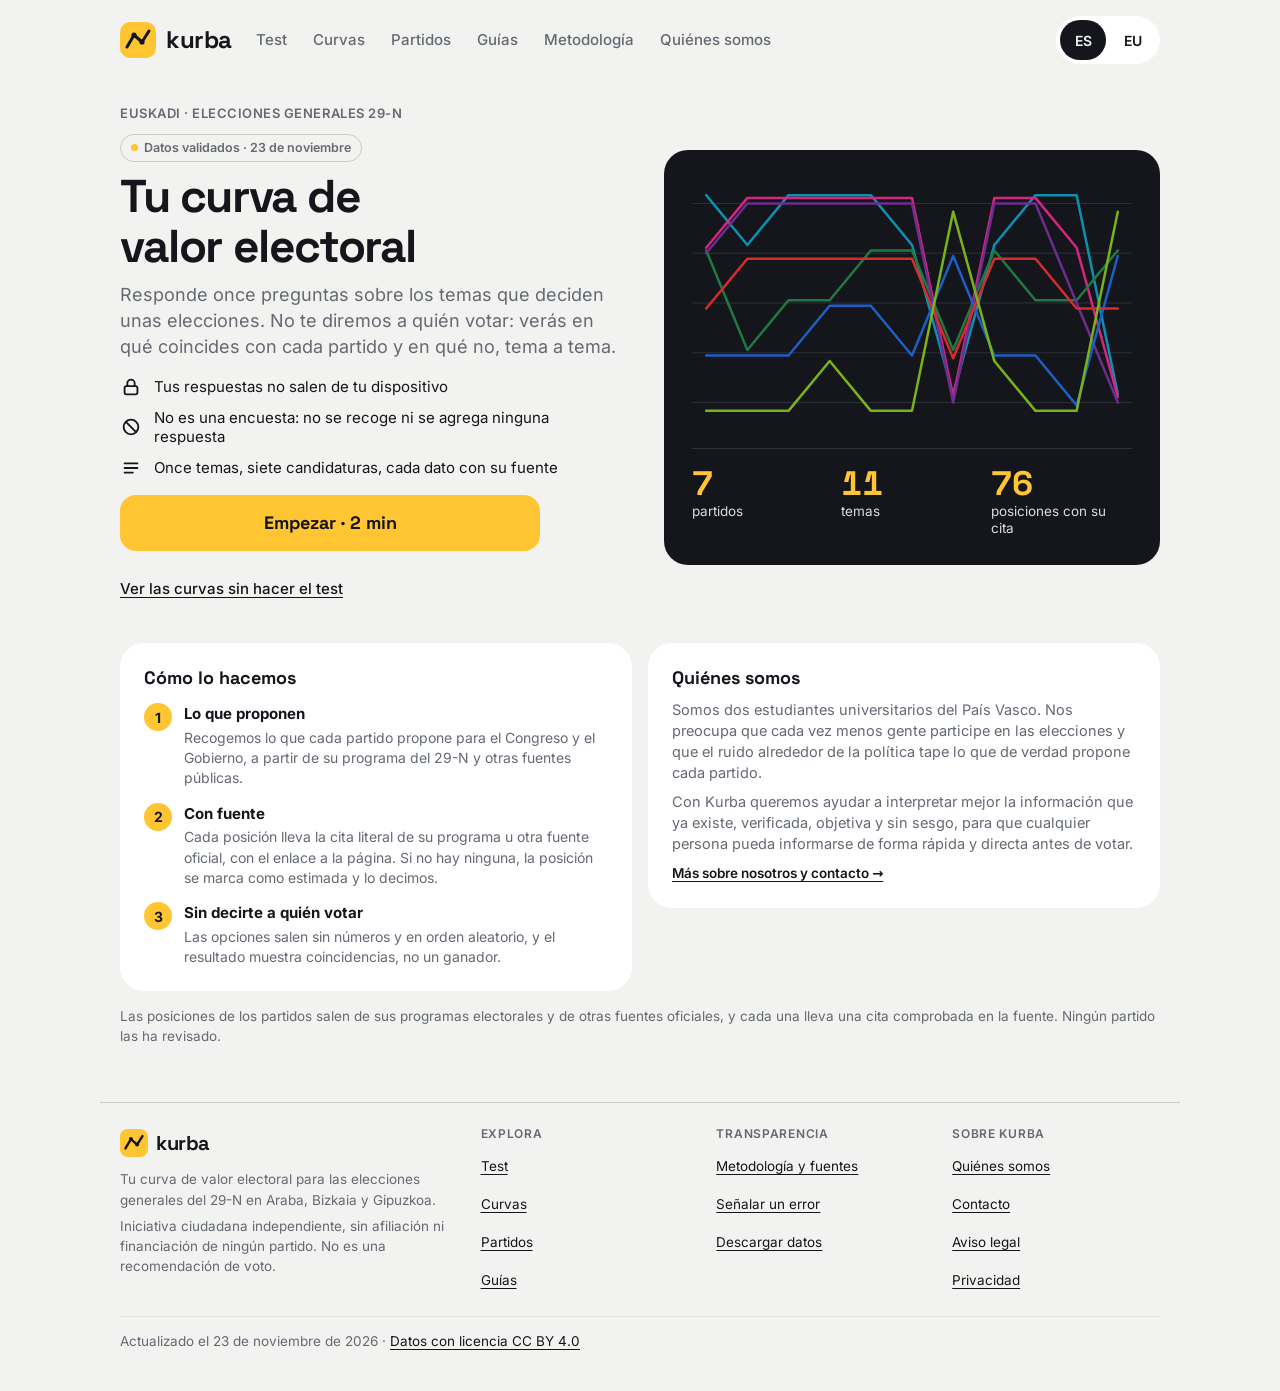
<file: index.html>
<!doctype html>
<html lang="es" class="cargando-datos">
<head>
  <meta charset="utf-8">
  <meta name="viewport" content="width=device-width, initial-scale=1">
  <meta http-equiv="Content-Security-Policy" content="default-src 'self'; script-src 'self'; style-src 'self' 'unsafe-inline'; img-src 'self' data: https://*.goatcounter.com; font-src 'self'; connect-src 'self' https://*.goatcounter.com; base-uri 'self'; form-action 'none'; object-src 'none'">
  <meta name="referrer" content="strict-origin-when-cross-origin">
  <title>Kurba · Tu curva de valor electoral · Euskadi 29-N</title>
  <meta name="description" content="Responde 11 preguntas y compara tu curva con la de los 7 partidos que se presentan en Araba, Bizkaia y Gipuzkoa a las generales del 29-N. Cada dato con su fuente. Iniciativa independiente: no te dice a quién votar.">
  <meta name="theme-color" content="#F2F3F0" media="(prefers-color-scheme: light)">
  <meta name="theme-color" content="#121315" media="(prefers-color-scheme: dark)">
  <link rel="canonical" href="https://www.kurba29n.com/">
  <link rel="alternate" hreflang="es" href="https://www.kurba29n.com/">
  <link rel="alternate" hreflang="eu" href="https://www.kurba29n.com/?lang=eu">
  <link rel="alternate" hreflang="x-default" href="https://www.kurba29n.com/">
  <meta property="og:type" content="website">
  <meta property="og:site_name" content="Kurba">
  <meta property="og:locale" content="es_ES">
  <meta property="og:locale:alternate" content="eu_ES">
  <meta property="og:url" content="https://www.kurba29n.com/">
  <meta property="og:title" content="Kurba · Tu curva de valor electoral · Euskadi 29-N">
  <meta property="og:description" content="11 temas, 7 candidaturas, cada dato con su fuente. Mira en qué coincides con cada partido. 2 minutos.">
  <meta property="og:image" content="https://www.kurba29n.com/assets/og-image.png">
  <meta property="og:image:width" content="1200">
  <meta property="og:image:height" content="630">
  <meta property="og:image:alt" content="Kurba: tu curva de valor electoral para las generales del 29-N en Euskadi.">
  <meta name="twitter:card" content="summary_large_image">
  <meta name="twitter:title" content="Kurba · Tu curva de valor electoral · Euskadi 29-N">
  <meta name="twitter:description" content="11 temas, 7 candidaturas, cada dato con su fuente. Mira en qué coincides con cada partido. 2 minutos.">
  <meta name="twitter:image" content="https://www.kurba29n.com/assets/og-image.png">
  <link rel="icon" href="assets/favicon.svg" type="image/svg+xml">
  <link rel="apple-touch-icon" href="assets/apple-touch-icon.png">
  <link rel="manifest" href="manifest.webmanifest">
  <script type="application/ld+json">{"@context":"https://schema.org","@graph":[{"@type":"Organization","@id":"https://www.kurba29n.com/#organizacion","name":"Kurba","url":"https://www.kurba29n.com/","logo":{"@type":"ImageObject","url":"https://www.kurba29n.com/assets/icon-512.png","width":512,"height":512},"email":"contacto@kurba29n.com","nonprofitStatus":"Nonprofit","description":"Iniciativa ciudadana independiente y sin ánimo de lucro, sin afiliación ni financiación de ningún partido, que muestra qué propone cada candidatura en Euskadi a las elecciones generales del 29 de noviembre de 2026, tema a tema y con su fuente."},{"@type":"WebSite","@id":"https://www.kurba29n.com/#web","url":"https://www.kurba29n.com/","name":"Kurba · Tu curva de valor electoral","inLanguage":["es","eu"],"publisher":{"@id":"https://www.kurba29n.com/#organizacion"}},{"@type":"WebApplication","@id":"https://www.kurba29n.com/#herramienta","name":"Kurba · Tu curva de valor electoral","url":"https://www.kurba29n.com/","applicationCategory":"ReferenceApplication","operatingSystem":"Web","inLanguage":["es","eu"],"isAccessibleForFree":true,"offers":{"@type":"Offer","price":"0","priceCurrency":"EUR"},"description":"Responde 11 preguntas y compara tu curva con la de los 7 partidos que se presentan en Araba, Bizkaia y Gipuzkoa a las generales del 29-N. No es una recomendación de voto: las respuestas no salen de tu dispositivo.","publisher":{"@id":"https://www.kurba29n.com/#organizacion"}},{"@type":"Dataset","@id":"https://www.kurba29n.com/#datos","name":"Posiciones y propuestas de los partidos en Euskadi · elecciones generales del 29-N de 2026","description":"Posición de 7 candidaturas en 11 temas (escala de 1 a 5) y propuestas concretas con su fuente, para las circunscripciones de Araba, Bizkaia y Gipuzkoa.","url":"https://www.kurba29n.com/metodologia/","license":"https://creativecommons.org/licenses/by/4.0/","isAccessibleForFree":true,"creator":{"@id":"https://www.kurba29n.com/#organizacion"},"inLanguage":"es","temporalCoverage":"2026-11","spatialCoverage":{"@type":"Place","name":"Araba, Bizkaia y Gipuzkoa"},"distribution":[{"@type":"DataDownload","encodingFormat":"text/csv","contentUrl":"https://www.kurba29n.com/data/codificacion.csv","name":"Posiciones por partido y tema"},{"@type":"DataDownload","encodingFormat":"text/csv","contentUrl":"https://www.kurba29n.com/data/propuestas.csv","name":"Propuestas con fuente"},{"@type":"DataDownload","encodingFormat":"application/json","contentUrl":"https://www.kurba29n.com/data/temas.json","name":"Temas y opciones"}]}]}</script>
  <link rel="preload" href="assets/fonts/inter-latin-wght.woff2" as="font" type="font/woff2" crossorigin>
  <link rel="preload" href="assets/fonts/space-grotesk-latin-700-normal.woff2" as="font" type="font/woff2" crossorigin>
  <link rel="stylesheet" href="css/kurba.css?v=68ebc9e5">
  <script src="js/cercania.js?v=081e1627" defer></script>
  <script src="js/reto.js?v=c74b8d4f" defer></script>
  <script src="js/analitica.js?v=a3a74498" defer></script>
  <script src="js/datos.js?v=01267a19" defer></script>
  <script src="js/paginas.js?v=98149157" defer></script>
  <script src="js/app.js?v=475e16e6" defer></script>
</head>
<body>
<a class="skip" href="#contenido" data-t="skip">Saltar al contenido</a>
<header class="top" id="top">
 <div class="top-in">
  <button class="brand" id="home" aria-label="Kurba, volver al inicio" data-ta="a_home">
    <svg width="36" height="36" viewBox="0 0 36 36" aria-hidden="true"><rect width="36" height="36" rx="10" fill="#FFC533"/><polyline points="7,25 14,13 22,20 29,9" fill="none" stroke="#14161B" stroke-width="3" stroke-linecap="round" stroke-linejoin="round"/><circle cx="14" cy="13" r="2.6" fill="#14161B"/><circle cx="22" cy="20" r="2.6" fill="#14161B"/></svg>
    <b>kurba</b>
  </button>
  <nav class="menu" id="menu" aria-label="Principal" data-ta="a_menu">
    <a href="#/test" data-nav="test" data-t="n_test">Test</a>
    <a href="#/curvas" data-nav="curvas" data-t="n_cur">Curvas</a>
    <a href="#/fichas" data-nav="fichas" data-t="n_fic">Partidos</a>
    <a href="#/guias" data-nav="guias" data-t="n_gui">Guías</a>
    <a href="#/metodologia" data-nav="metodologia" data-t="n_met">Metodología</a>
    <a href="#/quienes-somos" data-nav="quienes-somos" data-t="n_who">Quiénes somos</a>
  </nav>
  <div class="lang" role="group" aria-label="Idioma" data-ta="a_lang">
    <button aria-pressed="true" lang="es" id="es">ES</button>
    <button aria-pressed="false" lang="eu" id="eu">EU</button>
  </div>
  <button class="iconbtn menubtn" id="menubtn" aria-expanded="false" aria-controls="menu" aria-label="Menú" data-ta="a_menubtn"><svg width="22" height="22" viewBox="0 0 24 24" fill="none" stroke-width="2.2" stroke-linecap="round" aria-hidden="true"><path class="m-open" d="M4 7h16M4 12h16M4 17h16"/><path class="m-close" d="M6 6l12 12M18 6L6 18"/></svg></button>
 </div>
</header>
<main id="contenido" tabindex="-1">

<!-- INICIO -->
<section id="s-start" class="stack">
<div class="start-top">
  <figure class="hero" id="hero">
    <svg id="hero-svg" viewBox="0 0 310 118" preserveAspectRatio="none" aria-hidden="true">
      <line x1="0" y1="14" x2="310" y2="14" stroke="#2C3038"/><line x1="0" y1="59" x2="310" y2="59" stroke="#2C3038"/><line x1="0" y1="104" x2="310" y2="104" stroke="#2C3038"/>
      <polyline points="15,36 55,70 95,36 135,14 175,70 215,70 255,82 295,92" fill="none" stroke="#8A909C" stroke-width="2" stroke-linejoin="round" vector-effect="non-scaling-stroke"/>
      <polyline points="15,92 55,36 95,70 135,70 175,36 215,14 255,92 295,36" fill="none" stroke="#8A909C" stroke-width="2" stroke-dasharray="5 5" stroke-linejoin="round" vector-effect="non-scaling-stroke"/>
      <polyline points="15,70 55,36 95,12 135,36 175,70 215,36 255,98 295,70" fill="none" stroke="#FFC533" stroke-width="4" stroke-linecap="round" stroke-linejoin="round" vector-effect="non-scaling-stroke"/>
    </svg>
    <figcaption class="cifras" id="cifras" hidden>
      <div><b id="c-part">7</b><span data-t="c_part">partidos</span></div>
      <div><b id="c-temas">11</b><span data-t="c_temas">temas</span></div>
      <div><b id="c-val">76</b><span data-t="c_val">posiciones con su cita</span></div>
    </figcaption>
  </figure>
<div class="start-txt stack">
  <div class="stack" style="gap:10px">
    <p class="kicker" data-t="k_start">Euskadi · Elecciones generales 29-N</p>
    <a class="estado" href="#/metodologia" data-t="estado">Datos validados · 23 de noviembre</a>
    <h1 data-t="title">Tu curva de valor electoral</h1>
    <p class="lead" data-t="lead">Responde once preguntas sobre los temas que deciden unas elecciones. No te diremos a quién votar: verás en qué coincides con cada partido y en qué no, tema a tema.</p>
  </div>
  <div class="bul">
    <div><svg width="22" height="22" viewBox="0 0 24 24" fill="none" stroke-width="2" stroke-linecap="round" stroke-linejoin="round" aria-hidden="true"><rect x="5" y="11" width="14" height="9" rx="2"/><path d="M8 11V8a4 4 0 0 1 8 0v3"/></svg><span data-t="b1">Tus respuestas no salen de tu dispositivo</span></div>
    <div><svg width="22" height="22" viewBox="0 0 24 24" fill="none" stroke-width="2" stroke-linecap="round" stroke-linejoin="round" aria-hidden="true"><circle cx="12" cy="12" r="8"/><path d="M6.5 6.5l11 11"/></svg><span data-t="b2">No es una encuesta: no se recoge ni se agrega ninguna respuesta</span></div>
    <div><svg width="22" height="22" viewBox="0 0 24 24" fill="none" stroke-width="2" stroke-linecap="round" stroke-linejoin="round" aria-hidden="true"><path d="M5 7h14M5 12h14M5 17h9"/></svg><span data-t="b3">Once temas, siete candidaturas, cada dato con su fuente</span></div>
  </div>
  <button class="btn acc" id="go" data-t="go">Empezar · 2 min</button>
  <div class="links"><button class="link" id="explore" data-t="explore">Ver las curvas sin hacer el test</button></div>
</div>
</div>
<div class="start-cards">
  <div class="card stack" style="gap:14px">
    <h3 data-t="how_h">Cómo lo hacemos</h3>
    <div class="how">
      <div><b class="n">1</b><strong data-t="how1_t">Lo que proponen</strong><span data-t="how1_s">Recogemos lo que cada partido propone para el Congreso y el Gobierno, a partir de su programa del 29-N y otras fuentes públicas.</span></div>
      <div><b class="n">2</b><strong data-t="how2_t">Con fuente</strong><span data-t="how2_s">Cada posición lleva la cita literal de su programa u otra fuente oficial, con el enlace a la página. Si no hay ninguna, la posición se marca como estimada y lo decimos.</span></div>
      <div><b class="n">3</b><strong data-t="how3_t">Sin decirte a quién votar</strong><span data-t="how3_s">Las opciones salen sin números y en orden aleatorio, y el resultado muestra coincidencias, no un ganador.</span></div>
    </div>
  </div>
  <div class="card stack" style="gap:10px" id="quienes" hidden>
    <h3 data-t="who_h">Quiénes somos</h3>
    <div class="stack small" style="gap:8px;font-size:14.5px" id="quienes-txt"></div>
    <a href="#/quienes-somos" class="small" data-t="who_more">Más sobre nosotros y contacto →</a>
  </div>
</div>
  <p class="small" data-t="disc">Las posiciones de los partidos salen de sus programas electorales y de otras fuentes oficiales, y cada una lleva una cita comprobada en la fuente. Ningún partido las ha revisado.</p>
</section>

<!-- PREGUNTA -->
<section id="s-q" class="stack" hidden>
  <div class="qtop">
    <button class="iconbtn" id="q-back" aria-label="Atrás" data-ta="a_back"><svg width="22" height="22" viewBox="0 0 24 24" fill="none" stroke-width="2.2" stroke-linecap="round" stroke-linejoin="round" aria-hidden="true"><path d="M15 5l-7 7 7 7"/></svg></button>
    <span class="count" id="q-count"></span>
    <span style="width:44px" aria-hidden="true"></span>
  </div>
  <div class="progress" aria-hidden="true"><i id="q-bar"></i></div>
  <span class="chip-topic" id="q-topic"></span>
  <h2 id="q-text"></h2>
  <div class="opts" id="q-opts" role="group" aria-labelledby="q-text"></div>
  <button class="opt dk" id="q-dk" aria-pressed="false"><span data-t="dk">No lo tengo claro</span></button>
  <p class="help" id="q-help" hidden></p>
  <div class="imp">
    <span id="imp-label" data-t="imp_q">¿Qué importancia le das a este tema?</span>
    <div class="seg" role="group" aria-labelledby="imp-label" id="q-imp">
      <button data-w="2" data-t="w2">Alta</button><button data-w="1" data-t="w1">Media</button><button data-w="0" data-t="w0">Ninguna</button>
    </div>
  </div>
  <p class="small" id="q-hint" role="status"></p>
  <button class="btn ink" id="q-next" disabled>Siguiente</button>
</section>

<!-- GUÍA -->
<section id="s-rec" class="stack" hidden>
  <div class="qtop"><button class="iconbtn" id="rec-back" aria-label="Volver" data-ta="a_ret"><svg width="22" height="22" viewBox="0 0 24 24" fill="none" stroke-width="2.2" stroke-linecap="round" stroke-linejoin="round" aria-hidden="true"><path d="M15 5l-7 7 7 7"/></svg></button></div>
  <p class="kicker" data-t="k_rec">Guía para votar</p>
  <h1 id="rec-t" style="font-size:28px"></h1>
  <div class="card stack recbody" id="rec-b" style="gap:12px"></div>
  <div id="rec-src"></div>
  <div class="stack" style="gap:8px"><h3 data-t="more">Otras guías</h3><div class="recmore" id="rec-more"></div></div>
</section>

<!-- MÉTODO (desde inicio) -->
<section id="s-met" class="stack" hidden>
  <h1 style="font-size:28px" data-t="met_h">Metodología</h1>
  <div class="card stack small" id="met-body" style="gap:10px;font-size:14.5px"></div>
  <div class="prose" id="met-full"></div>
</section>

<!-- RESULTADO -->
<section id="s-res" class="stack" hidden>
  <div class="card exbar" id="exbar" hidden>
    <p class="small" style="font-size:14.5px;margin:0" data-t="ex_note">Estás viendo las curvas y las fichas de los partidos sin haber hecho el test.</p>
    <button class="btn acc" id="ex-go" data-t="ex_go">Hacer el test · 2 min</button>
  </div>
  <div class="tabs" role="tablist" aria-label="Secciones del resultado" data-ta="a_tabs">
    <button role="tab" id="tb-cer" aria-controls="t-cer" aria-selected="true" data-t="tab1">Cercanía</button>
    <button role="tab" id="tb-cur" aria-controls="t-cur" aria-selected="false" data-t="tab2">Curvas</button>
    <button role="tab" id="tb-fic" aria-controls="t-fic" aria-selected="false" data-t="tab3">Partidos</button>
    <button role="tab" id="tb-gui" aria-controls="t-gui" aria-selected="false" data-t="tab4">Guías</button>
  </div>

  <!-- Cercanía -->
  <div role="tabpanel" id="t-cer" aria-labelledby="tb-cer" class="stack">
    <div class="stack" style="gap:8px">
      <p class="kicker" id="r-ed"></p>
      <h1 style="font-size:28px" data-t="res_h">Tu resultado</h1>
      <p class="lead" id="r-lead" style="font-size:15px"></p>
    </div>
    <div class="card stack" id="rc-card" style="gap:10px" hidden>
      <h3 data-t="rc_h">Tú y la otra persona</h3>
      <p class="small" id="rc-sum"></p>
      <div class="rc-key small" aria-hidden="true"><span id="rc-k-you"></span><span id="rc-k-otra"></span></div>
      <svg id="rc-chart" role="img" aria-labelledby="rc-sum"></svg>
      <div class="sep" id="rc-rows"></div>
      <p class="small" id="rc-nota"></p>
      <div class="actions"><button class="ghost" id="rc-forget" data-t="rc_forget">Olvidar este resultado compartido</button></div>
    </div>
    <div class="card stack" id="rank-card" style="gap:4px">
      <h3 data-t="rank_h">Cercanía con cada partido</h3>
      <p class="small" style="margin-bottom:6px" data-t="rank_s">Lo habitual es coincidir en parte con varios. Toca uno para ver su ficha.</p>
      <div class="rank" id="rank"></div>
    </div>
    <div class="card stack" style="gap:10px" id="sep-card">
      <h3 data-t="sep_h">Qué separa a tus más cercanos</h3>
      <p class="small" id="sep-lead"></p>
      <div class="sep" id="sep"></div>
    </div>
    <div class="card dark stack" id="ori-card" style="gap:10px">
      <h3 data-t="ori_h">Para orientarte</h3>
      <div class="orient" id="orient"></div>
    </div>
    <button class="btn acc" id="to-curves" data-t="to_cur">Ver las curvas</button>
    <button class="btn" id="to-cmp" data-t="to_cmp">Comparar dos partidos</button>
    <div class="card stack" id="rt-card" style="gap:10px">
      <h3 data-t="rt_h">Compárate con otra persona</h3>
      <p class="small" data-t="rt_s">Crea un enlace para que alguien haga el test y vea vuestras dos curvas juntas y en qué temas coincidís.</p>
      <button class="btn line" id="rt-go" aria-expanded="false" aria-controls="rt-aviso" data-t="rt_go">Compárate conmigo</button>
      <div class="rt-aviso stack" id="rt-aviso" style="gap:10px" hidden>
        <p class="small" data-t="rt_aviso">El enlace incluye tu respuesta y la importancia que diste a cada tema: quien lo tenga podrá verlas. No incluye tu nombre ni tus partidos más cercanos, y no se guarda en ningún servidor.</p>
        <div class="actions"><button class="btn acc rt-crear" id="rt-ok" data-t="rt_ok">Crear el enlace</button><button class="ghost" id="rt-no" data-t="rt_no">Cancelar</button></div>
      </div>
      <div class="rt-link stack" id="rt-link" style="gap:10px" hidden>
        <label class="small" for="rt-url" data-t="rt_url">Tu enlace para compararos</label>
        <input id="rt-url" class="rt-url" type="text" readonly>
        <div class="actions"><button class="ghost" id="rt-share" data-t="rt_share" hidden>Compartir</button><button class="ghost" id="rt-copy" data-t="rt_copy">Copiar enlace</button><a class="ghost" id="rt-wa" href="#" target="_blank" rel="noopener" data-t="rt_wa">WhatsApp</a><span class="small" id="rt-st" role="status"></span></div>
      </div>
    </div>
    <div class="card stack" id="sh-card" style="gap:10px">
      <h3 data-t="sh_h">Comparte tu curva</h3>
      <p class="small" data-t="sh_s">Mantén pulsada la imagen para guardarla o compartirla. Solo incluye tu curva: ni partidos ni porcentajes.</p>
      <img id="shareimg" alt="Imagen con tu curva de valor, sin partidos ni porcentajes" data-talt="a_img">
      <div class="actions"><button class="ghost" id="copy" data-t="copy">Copiar resumen</button><span class="small" id="copied" role="status"></span></div>
    </div>
    <div class="actions" id="r-acts">
      <button class="ghost" id="r-edit" data-t="edit">Cambiar respuestas</button>
      <button class="ghost" id="r-restart" data-t="restart">Empezar de nuevo</button>
    </div>
  </div>

  <!-- Curvas -->
  <div role="tabpanel" id="t-cur" aria-labelledby="tb-cur" class="stack" hidden>
    <div class="stack" style="gap:8px">
      <h2 id="cur-h" data-t="cur_h">Tu curva y la de los partidos</h2>
      <p class="small" style="font-size:14.5px" data-t="cur_s">Toca un partido para mostrarlo u ocultarlo. Toca un tema en el gráfico para ver los valores.</p>
    </div>
    <div class="pchips" id="chips"></div>
    <div class="quick"><button class="link" data-q="all" data-t="q_all">Todos</button><button class="link you-only" data-q="top3" data-t="q_top">Los 3 más cercanos</button><button class="link you-only" data-q="none" data-t="q_none">Solo mi curva</button></div>
    <div class="card stack" style="gap:8px">
      <div class="chartwrap" id="wrap"><svg id="chart" role="img" aria-label="Tu curva superpuesta a la de los partidos" data-ta="a_chart"></svg><div id="tip"></div></div>
      <div class="key" id="key"></div>
      <p class="small" data-t="est_note">Marcador hueco: posición estimada, sin fuente oficial que la documente.</p>
      <details class="tabla-alt"><summary data-t="tbl_s">Ver las posiciones en una tabla</summary><div id="tabla-alt"></div></details>
    </div>
    <div class="card stack you-only" style="gap:6px">
      <h3 data-t="adj_h">Ajusta tu curva</h3>
      <p class="small" data-t="adj_s">Mueve cualquier punto o cambia su importancia: la cercanía y las curvas se recalculan al momento.</p>
      <div id="adjust"></div>
    </div>
  </div>

  <!-- Fichas -->
  <div role="tabpanel" id="t-fic" aria-labelledby="tb-fic" class="stack" hidden>
    <div class="scroller" id="fsw" role="group" aria-label="Elegir partido" data-ta="a_pick"></div>
    <p class="note" id="f-pick" data-t="f_pick" hidden>Hay empate en cabeza. Elige un partido para ver su ficha.</p>
    <div class="stack" id="f-body">
    <div class="stack" style="gap:8px" id="ficha">
      <div class="fhead"><h2 id="f-name"></h2><span class="fpc you-only" id="f-pc"></span></div>
      <p class="note" id="p-note"></p>
    </div>
    <div class="stack" style="gap:10px">
      <h3 id="top-h" data-t="top_h">Tema a tema, de lo que más a lo que menos te importa</h3>
      <div class="stack" style="gap:10px" id="topics"></div>
      <p class="small" data-th="legend">Información pública actualizada a 23 de noviembre de 2026. «Por qué está en esta opción» es la cita literal que justifica la posición del partido, con el enlace a la página de su fuente oficial. <span class="tag">Programa</span> viene del programa o de un documento del 29-N, <span class="tag">Campaña</span> es un compromiso anunciado en campaña y <span class="tag">Antes del 29-N</span> es una actuación o postura previa.</p>
    </div>
    <div class="stack" style="gap:10px" id="f-otros-w">
      <h3 data-t="otros_h">Otros compromisos</h3>
      <ul class="pts card" id="f-otros"></ul>
    </div>
    <div class="stack" style="gap:10px">
      <h3 data-t="cand_h">Candidaturas en Euskadi</h3>
      <ul class="ppl list" id="f-ppl"></ul>
      <p class="small" id="f-sen"></p>
    </div>
    <div class="stack" style="gap:10px">
      <h3 data-t="prog_h">Programa y web</h3>
      <div class="darklist" id="f-prog"></div>
    </div>
    <div class="stack" style="gap:10px">
      <h3 data-t="rest_h">El resto de partidos</h3>
      <p class="small" style="font-size:14px" data-t="rest_s">Cada partido tiene la misma ficha: tema a tema, con la cita de cada posición, candidaturas y programa.</p>
      <nav class="list others" id="others" aria-label="Fichas del resto de partidos" data-ta="a_rest"></nav>
    </div>
    </div>
    <div class="stack" style="gap:10px" id="f-otras"></div>
    <div class="card stack" id="cmp" style="gap:12px">
      <h3 data-t="cmp_h">Compara dos partidos</h3>
      <p class="small" style="font-size:14px" data-t="cmp_s">Elige dos y mira en qué temas proponen lo mismo y en cuáles no.</p>
      <div class="cmp-pick"><select id="cmp-a" aria-label="Primer partido" data-ta="a_cmpa"></select><span class="small" data-t="cmp_vs">frente a</span><select id="cmp-b" aria-label="Segundo partido" data-ta="a_cmpb"></select></div>
      <svg id="cmp-chart" role="img" aria-label="Curvas de los dos partidos" data-ta="a_cmpc"></svg>
      <p class="cmp-sum" id="cmp-sum"></p>
      <div class="stack" style="gap:10px" id="cmp-rows"></div>
    </div>
  </div>

  <!-- Guías -->
  <div role="tabpanel" id="t-gui" aria-labelledby="tb-gui" class="stack" hidden>
    <div class="stack" style="gap:8px">
      <h2 data-t="gui_h">Antes de votar</h2>
      <p class="small" style="font-size:14.5px" data-t="gui_s">Tu resultado es un punto de partida. Si alguna de estas preguntas te suena nueva, la guía te lo explica en dos minutos.</p>
    </div>
    <div class="recs" id="recs-res"></div>
    <details class="card" id="method-res">
      <summary data-t="method">Método</summary>
      <div class="stack small method" style="gap:8px;margin-top:10px;font-size:14px"></div>
    </details>
  </div>
</section>

<!-- GUÍAS (desde inicio) -->
<section id="s-gl" class="stack" hidden>
  <h1 style="font-size:28px" data-t="guides_t">Guías rápidas para votar</h1>
  <p class="small" style="font-size:14.5px" data-t="gl_s">Si alguna de estas preguntas te suena nueva, échale un vistazo: son dos minutos.</p>
  <div class="recs" id="recs-start"></div>
</section>
<!-- PRIVACIDAD -->
<section id="s-priv" class="stack" hidden>
  <div class="prose" id="priv-body"></div>
</section>

<!-- AVISO LEGAL -->
<section id="s-legal" class="stack" hidden>
  <div class="prose" id="legal-body"></div>
</section>
<!-- QUIÉNES SOMOS Y CONTACTO -->
<section id="s-about" class="stack" hidden>
  <h1 style="font-size:28px" data-t="who_h">Quiénes somos</h1>
  <div class="prose" id="about-txt"></div>
  <div class="card stack" style="gap:12px">
    <h2 id="contacto" tabindex="-1" data-t="ct_h">Contacto</h2>
    <p class="small" style="font-size:14.5px" data-t="ct_s">¿Has visto un error, echas en falta una propuesta o quieres decirnos algo? Escríbenos. Para una corrección, lo que más nos ayuda es el partido, el tema y el enlace a la fuente.</p>
    <a class="btn acc js-mail" data-mail="correccion" data-t="ct_btn" href="mailto:contacto@kurba29n.com">Proponer una corrección</a>
    <p class="small" style="font-size:14.5px"><span data-t="ct_or">O escribe directamente a</span> <a class="js-mail" data-t="ct_mail" href="mailto:contacto@kurba29n.com">contacto@kurba29n.com</a></p>
    <ul class="pts">
      <li data-t="ct_1">Si la fuente es de rango igual o superior a la que usamos, corregimos en 48 horas y anotamos el cambio con fecha.</li>
      <li data-t="ct_2">Solo usamos tu correo para responderte. Lo borramos al resolver tu mensaje.</li>
    </ul>
  </div>
  <div class="links"><a href="#/metodologia" data-t="f_met">Metodología y fuentes</a><a href="#/aviso-legal" data-t="f_legal">Aviso legal</a><a href="#/privacidad" data-t="f_priv">Privacidad</a></div>
</section>
<!-- RETO RECIBIDO (#/reto/<código>) -->
<section id="s-reto" class="stack" hidden>
  <p class="kicker" data-t="ri_k">Compárate conmigo</p>
  <h1 style="font-size:28px" id="ri-h"></h1>
  <div class="stack" id="ri-ok">
    <p class="lead" data-t="ri_s">Haz el test y verás vuestras dos curvas juntas y en qué temas coincidís.</p>
    <p class="small" data-t="ri_n">No verás sus partidos más cercanos ni ningún porcentaje suyo. Su curva solo está en esta pestaña y tus respuestas no salen de tu dispositivo.</p>
    <button class="btn acc" id="ri-test" data-t="ex_go">Hacer el test · 2 min</button>
    <button class="btn line" id="ri-ver" data-t="ri_ver" hidden>Ver la comparación</button>
    <div class="actions"><button class="ghost" id="ri-forget" data-t="rc_forget">Olvidar este resultado compartido</button></div>
  </div>
  <div class="stack" id="ri-bad" hidden>
    <p class="lead" data-t="ri_bad">Puede que esté incompleto, que sea de una versión anterior de Kurba o que ya hayas olvidado el resultado compartido. Pide que te lo vuelvan a enviar o haz el test.</p>
    <a class="btn acc" href="#/test" data-t="ex_go">Hacer el test · 2 min</a>
  </div>
</section>
<!-- NO ENCONTRADA -->
<section id="s-404" class="stack" hidden>
  <h1 style="font-size:28px" data-t="nf_h">Página no encontrada</h1>
  <p class="lead" data-t="nf_s">El enlace no lleva a ninguna parte de Kurba.</p>
  <a class="btn acc" href="#/" data-t="nf_go">Ir al inicio</a>
</section>

<noscript>
  <div class="card stack" style="gap:8px">
    <h3>Kurba necesita JavaScript</h3>
    <p class="small">El test y las curvas se calculan en tu navegador. Mientras tanto, puedes descargar los datos: <a href="data/codificacion.csv">posiciones</a> · <a href="data/propuestas.csv">propuestas con fuente</a> · <a href="data/temas.json">temas</a>.</p>
  </div>
</noscript>
</main>

<footer class="pie">
 <div class="pie-in">
  <div class="pie-col pie-kurba">
    <a class="pie-brand" href="#/" aria-label="Kurba, ir al inicio" data-ta="a_home2"><svg width="28" height="28" viewBox="0 0 36 36" aria-hidden="true"><rect width="36" height="36" rx="10" fill="#FFC533"/><polyline points="7,25 14,13 22,20 29,9" fill="none" stroke="#14161B" stroke-width="3" stroke-linecap="round" stroke-linejoin="round"/><circle cx="14" cy="13" r="2.6" fill="#14161B"/><circle cx="22" cy="20" r="2.6" fill="#14161B"/></svg><b>kurba</b></a>
    <p data-t="f_what">Tu curva de valor electoral para las elecciones generales del 29-N en Araba, Bizkaia y Gipuzkoa.</p>
    <p data-t="f_indep">Iniciativa ciudadana independiente, sin afiliación ni financiación de ningún partido. No es una recomendación de voto.</p>
  </div>
  <nav class="pie-col" aria-labelledby="pie-h1">
    <h2 class="pie-h" id="pie-h1" data-t="f_h1">Explora</h2>
    <a href="#/test" data-nav="test" data-t="n_test">Test</a>
    <a href="#/curvas" data-t="n_cur">Curvas</a>
    <a href="#/fichas" data-t="n_fic">Partidos</a>
    <a href="#/guias" data-t="n_gui">Guías</a>
  </nav>
  <nav class="pie-col" aria-labelledby="pie-h2">
    <h2 class="pie-h" id="pie-h2" data-t="f_h2">Transparencia</h2>
    <a href="#/metodologia" data-t="f_met">Metodología y fuentes</a>
    <a href="#/metodologia/correcciones" data-t="f_err">Señalar un error</a>
    <a href="data/codificacion.csv" download data-t="f_data">Descargar datos</a>
  </nav>
  <nav class="pie-col" aria-labelledby="pie-h3">
    <h2 class="pie-h" id="pie-h3" data-t="f_h3">Sobre Kurba</h2>
    <a href="#/quienes-somos" data-t="n_who">Quiénes somos</a>
    <a href="#/contacto" data-t="f_ct">Contacto</a>
    <a href="#/aviso-legal" data-t="f_legal">Aviso legal</a>
    <a href="#/privacidad" data-t="f_priv">Privacidad</a>
  </nav>
 </div>
 <p class="pie-fin"><span data-t="f_upd">Actualizado el 22 de noviembre de 2026</span> · <a href="#/aviso-legal" data-t="f_lic">Datos con licencia CC BY 4.0</a></p>
</footer>
<div id="toast" role="status" hidden></div>
<canvas id="cv" width="1080" height="1080" hidden></canvas>
</body>
</html>
</file>
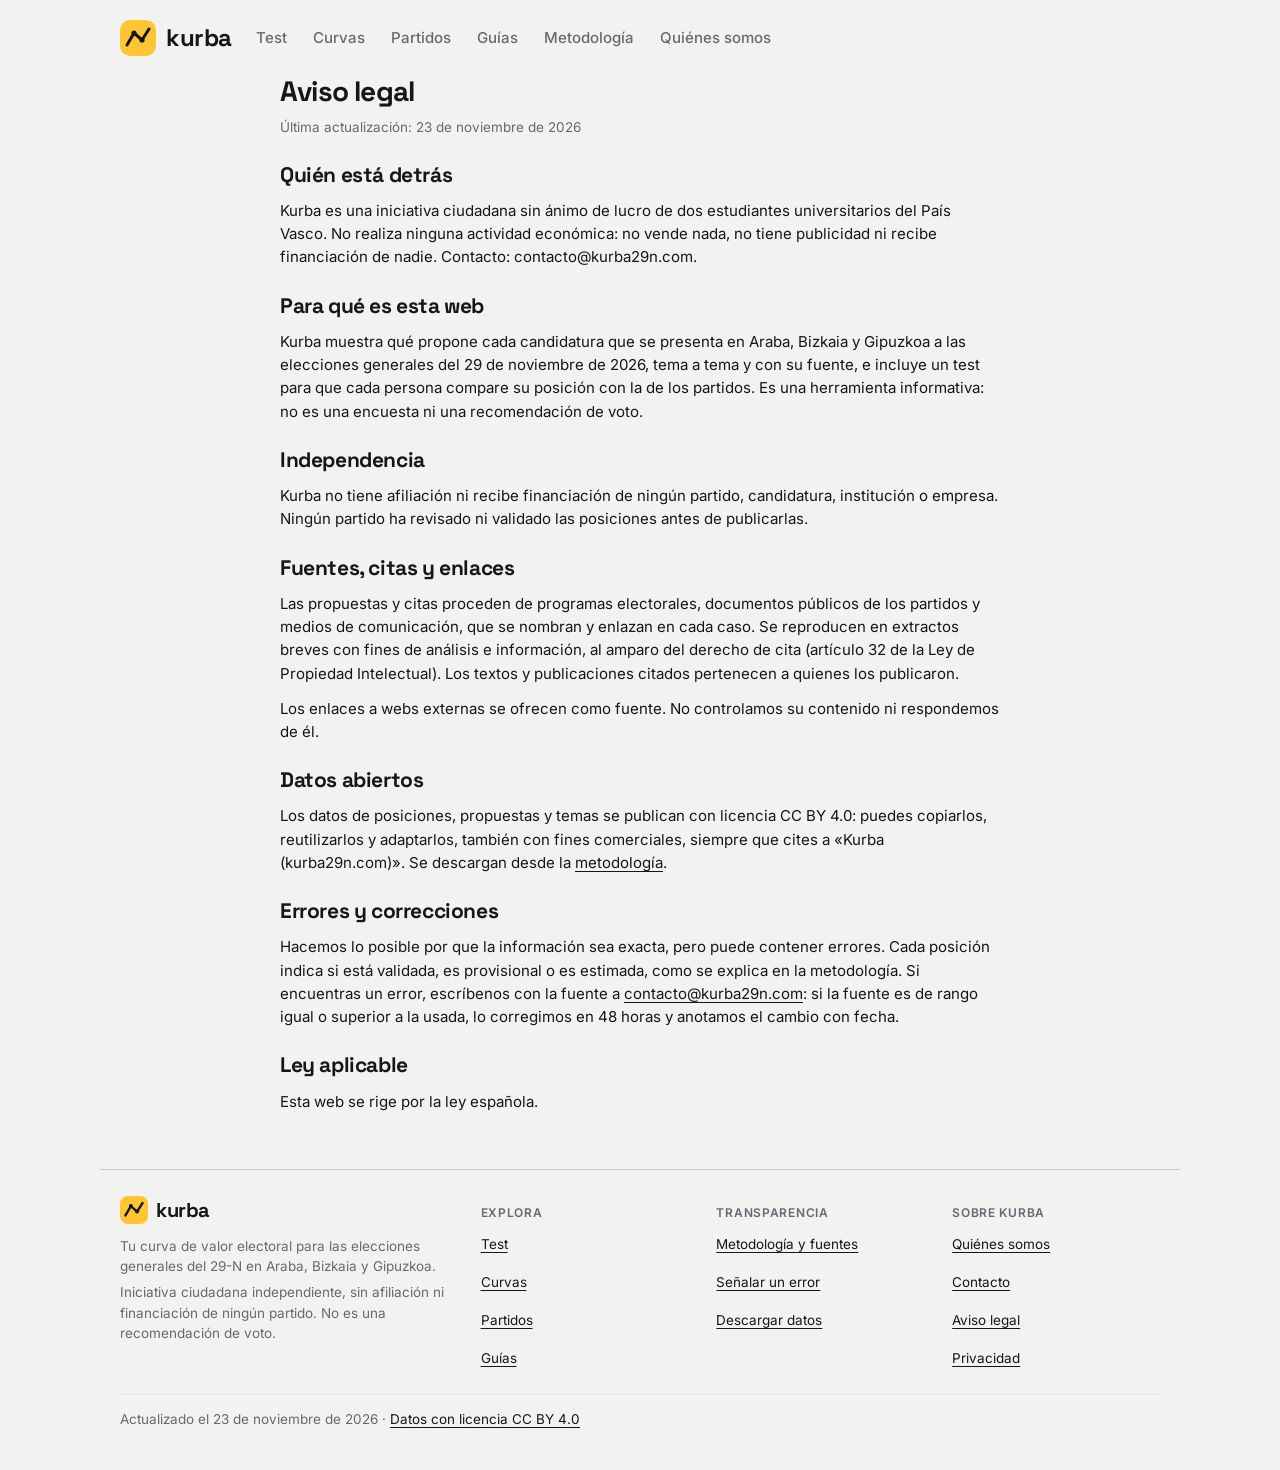
<file: aviso-legal/index.html>
<!doctype html>
<html lang="es">
<head>
  <meta charset="utf-8">
  <meta name="viewport" content="width=device-width, initial-scale=1">
  <meta http-equiv="Content-Security-Policy" content="default-src 'self'; script-src 'self'; style-src 'self' 'unsafe-inline'; img-src 'self' data: https://*.goatcounter.com; font-src 'self'; connect-src 'self' https://*.goatcounter.com; base-uri 'self'; form-action 'none'; object-src 'none'">
  <meta name="referrer" content="strict-origin-when-cross-origin">
  <title>Aviso legal · Kurba</title>
  <meta name="description" content="Quién está detrás de Kurba, para qué es esta web, independencia, fuentes y derecho de cita, licencia de los datos y correcciones.">
  <meta name="theme-color" content="#F2F3F0" media="(prefers-color-scheme: light)">
  <meta name="theme-color" content="#121315" media="(prefers-color-scheme: dark)">
  <link rel="canonical" href="https://www.kurba29n.com/aviso-legal/">
  <meta property="og:type" content="article">
  <meta property="og:site_name" content="Kurba">
  <meta property="og:locale" content="es_ES">
  <meta property="og:url" content="https://www.kurba29n.com/aviso-legal/">
  <meta property="og:title" content="Aviso legal · Kurba">
  <meta property="og:description" content="Quién está detrás de Kurba, para qué es esta web, independencia, fuentes y derecho de cita, licencia de los datos y correcciones.">
  <meta property="og:image" content="https://www.kurba29n.com/assets/og-image.png">
  <meta property="og:image:width" content="1200">
  <meta property="og:image:height" content="630">
  <meta property="og:image:alt" content="Kurba: tu curva de valor electoral para las generales del 29-N en Euskadi.">
  <meta name="twitter:card" content="summary_large_image">
  <meta name="twitter:title" content="Aviso legal · Kurba">
  <meta name="twitter:description" content="Quién está detrás de Kurba, para qué es esta web, independencia, fuentes y derecho de cita, licencia de los datos y correcciones.">
  <meta name="twitter:image" content="https://www.kurba29n.com/assets/og-image.png">
  <link rel="icon" href="/assets/favicon.svg" type="image/svg+xml">
  <link rel="apple-touch-icon" href="/assets/apple-touch-icon.png">
  <link rel="manifest" href="/manifest.webmanifest">
  <link rel="preload" href="/assets/fonts/inter-latin-wght.woff2" as="font" type="font/woff2" crossorigin>
  <link rel="preload" href="/assets/fonts/space-grotesk-latin-700-normal.woff2" as="font" type="font/woff2" crossorigin>
  <link rel="stylesheet" href="/css/kurba.css?v=68ebc9e5">
  <script src="/js/analitica.js?v=a3a74498" defer></script>
  <script src="/js/estatica.js?v=35114ea6" defer data-gc="https://kurba29n.goatcounter.com/count"></script>
  <script type="application/ld+json">{"@context":"https://schema.org","@type":"WebPage","@id":"https://www.kurba29n.com/aviso-legal/","url":"https://www.kurba29n.com/aviso-legal/","name":"Aviso legal","description":"Quién está detrás de Kurba, para qué es esta web, independencia, fuentes y derecho de cita, licencia de los datos y correcciones.","inLanguage":"es","isPartOf":{"@id":"https://www.kurba29n.com/#web"},"publisher":{"@id":"https://www.kurba29n.com/#organizacion"},"breadcrumb":{"@type":"BreadcrumbList","itemListElement":[{"@type":"ListItem","position":1,"name":"Kurba","item":"https://www.kurba29n.com/"},{"@type":"ListItem","position":2,"name":"Aviso legal","item":"https://www.kurba29n.com/aviso-legal/"}]}}</script>
</head>
<body class="estatica" data-pantalla="s-met">
<a class="skip" href="#contenido">Saltar al contenido</a>
<header class="top">
 <div class="top-in">
  <a class="brand" href="/" aria-label="Kurba, ir al inicio">
    <svg width="36" height="36" viewBox="0 0 36 36" aria-hidden="true"><rect width="36" height="36" rx="10" fill="#FFC533"/><polyline points="7,25 14,13 22,20 29,9" fill="none" stroke="#14161B" stroke-width="3" stroke-linecap="round" stroke-linejoin="round"/><circle cx="14" cy="13" r="2.6" fill="#14161B"/><circle cx="22" cy="20" r="2.6" fill="#14161B"/></svg>
    <b>kurba</b>
  </a>
  <nav class="menu" aria-label="Principal">
    <a href="/#/test">Test</a>
    <a href="/#/curvas">Curvas</a>
    <a href="/#/fichas">Partidos</a>
    <a href="/#/guias">Guías</a>
    <a href="/metodologia/">Metodología</a>
    <a href="/quienes-somos/">Quiénes somos</a>
  </nav>
 </div>
</header>
<main id="contenido" tabindex="-1">
<section class="stack">
<div class="prose"><h1 style="font-size:28px">Aviso legal</h1><p class="small">Última actualización: 23 de noviembre de 2026</p><h2>Quién está detrás</h2><p>Kurba es una iniciativa ciudadana sin ánimo de lucro de dos estudiantes universitarios del País Vasco. No realiza ninguna actividad económica: no vende nada, no tiene publicidad ni recibe financiación de nadie. Contacto: contacto@kurba29n.com.</p><h2>Para qué es esta web</h2><p>Kurba muestra qué propone cada candidatura que se presenta en Araba, Bizkaia y Gipuzkoa a las elecciones generales del 29 de noviembre de 2026, tema a tema y con su fuente, e incluye un test para que cada persona compare su posición con la de los partidos. Es una herramienta informativa: no es una encuesta ni una recomendación de voto.</p><h2>Independencia</h2><p>Kurba no tiene afiliación ni recibe financiación de ningún partido, candidatura, institución o empresa. Ningún partido ha revisado ni validado las posiciones antes de publicarlas.</p><h2>Fuentes, citas y enlaces</h2><p>Las propuestas y citas proceden de programas electorales, documentos públicos de los partidos y medios de comunicación, que se nombran y enlazan en cada caso. Se reproducen en extractos breves con fines de análisis e información, al amparo del derecho de cita (artículo 32 de la Ley de Propiedad Intelectual). Los textos y publicaciones citados pertenecen a quienes los publicaron.</p><p>Los enlaces a webs externas se ofrecen como fuente. No controlamos su contenido ni respondemos de él.</p><h2>Datos abiertos</h2><p>Los datos de posiciones, propuestas y temas se publican con licencia CC BY 4.0: puedes copiarlos, reutilizarlos y adaptarlos, también con fines comerciales, siempre que cites a «Kurba (kurba29n.com)». Se descargan desde la <a href="/metodologia/">metodología</a>.</p><h2>Errores y correcciones</h2><p>Hacemos lo posible por que la información sea exacta, pero puede contener errores. Cada posición indica si está validada, es provisional o es estimada, como se explica en la metodología. Si encuentras un error, escríbenos con la fuente a <a href="mailto:contacto@kurba29n.com?subject=Correcci%C3%B3n%20Kurba&amp;body=Partido%3A%0ATema%3A%0AQu%C3%A9%20est%C3%A1%20mal%3A%0AFuente%20(enlace)%3A%0AFecha%20de%20la%20fuente%3A%0A">contacto@kurba29n.com</a>: si la fuente es de rango igual o superior a la usada, lo corregimos en 48 horas y anotamos el cambio con fecha.</p><h2>Ley aplicable</h2><p>Esta web se rige por la ley española.</p></div>
</section>
</main>
<footer class="pie">
 <div class="pie-in">
  <div class="pie-col pie-kurba">
    <a class="pie-brand" href="/" aria-label="Kurba, ir al inicio"><svg width="28" height="28" viewBox="0 0 36 36" aria-hidden="true"><rect width="36" height="36" rx="10" fill="#FFC533"/><polyline points="7,25 14,13 22,20 29,9" fill="none" stroke="#14161B" stroke-width="3" stroke-linecap="round" stroke-linejoin="round"/><circle cx="14" cy="13" r="2.6" fill="#14161B"/><circle cx="22" cy="20" r="2.6" fill="#14161B"/></svg><b>kurba</b></a>
    <p>Tu curva de valor electoral para las elecciones generales del 29-N en Araba, Bizkaia y Gipuzkoa.</p>
    <p>Iniciativa ciudadana independiente, sin afiliación ni financiación de ningún partido. No es una recomendación de voto.</p>
  </div>
  <nav class="pie-col" aria-labelledby="pie-h1">
    <h2 class="pie-h" id="pie-h1">Explora</h2>
    <a href="/#/test">Test</a>
    <a href="/#/curvas">Curvas</a>
    <a href="/#/fichas">Partidos</a>
    <a href="/#/guias">Guías</a>
  </nav>
  <nav class="pie-col" aria-labelledby="pie-h2">
    <h2 class="pie-h" id="pie-h2">Transparencia</h2>
    <a href="/metodologia/">Metodología y fuentes</a>
    <a href="/metodologia/#correcciones">Señalar un error</a>
    <a href="/data/codificacion.csv" download>Descargar datos</a>
  </nav>
  <nav class="pie-col" aria-labelledby="pie-h3">
    <h2 class="pie-h" id="pie-h3">Sobre Kurba</h2>
    <a href="/quienes-somos/">Quiénes somos</a>
    <a href="/quienes-somos/#contacto">Contacto</a>
    <a href="/aviso-legal/">Aviso legal</a>
    <a href="/privacidad/">Privacidad</a>
  </nav>
 </div>
 <p class="pie-fin">Actualizado el 23 de noviembre de 2026 · <a href="/aviso-legal/">Datos con licencia CC BY 4.0</a></p>
</footer>
</body>
</html>
</file>
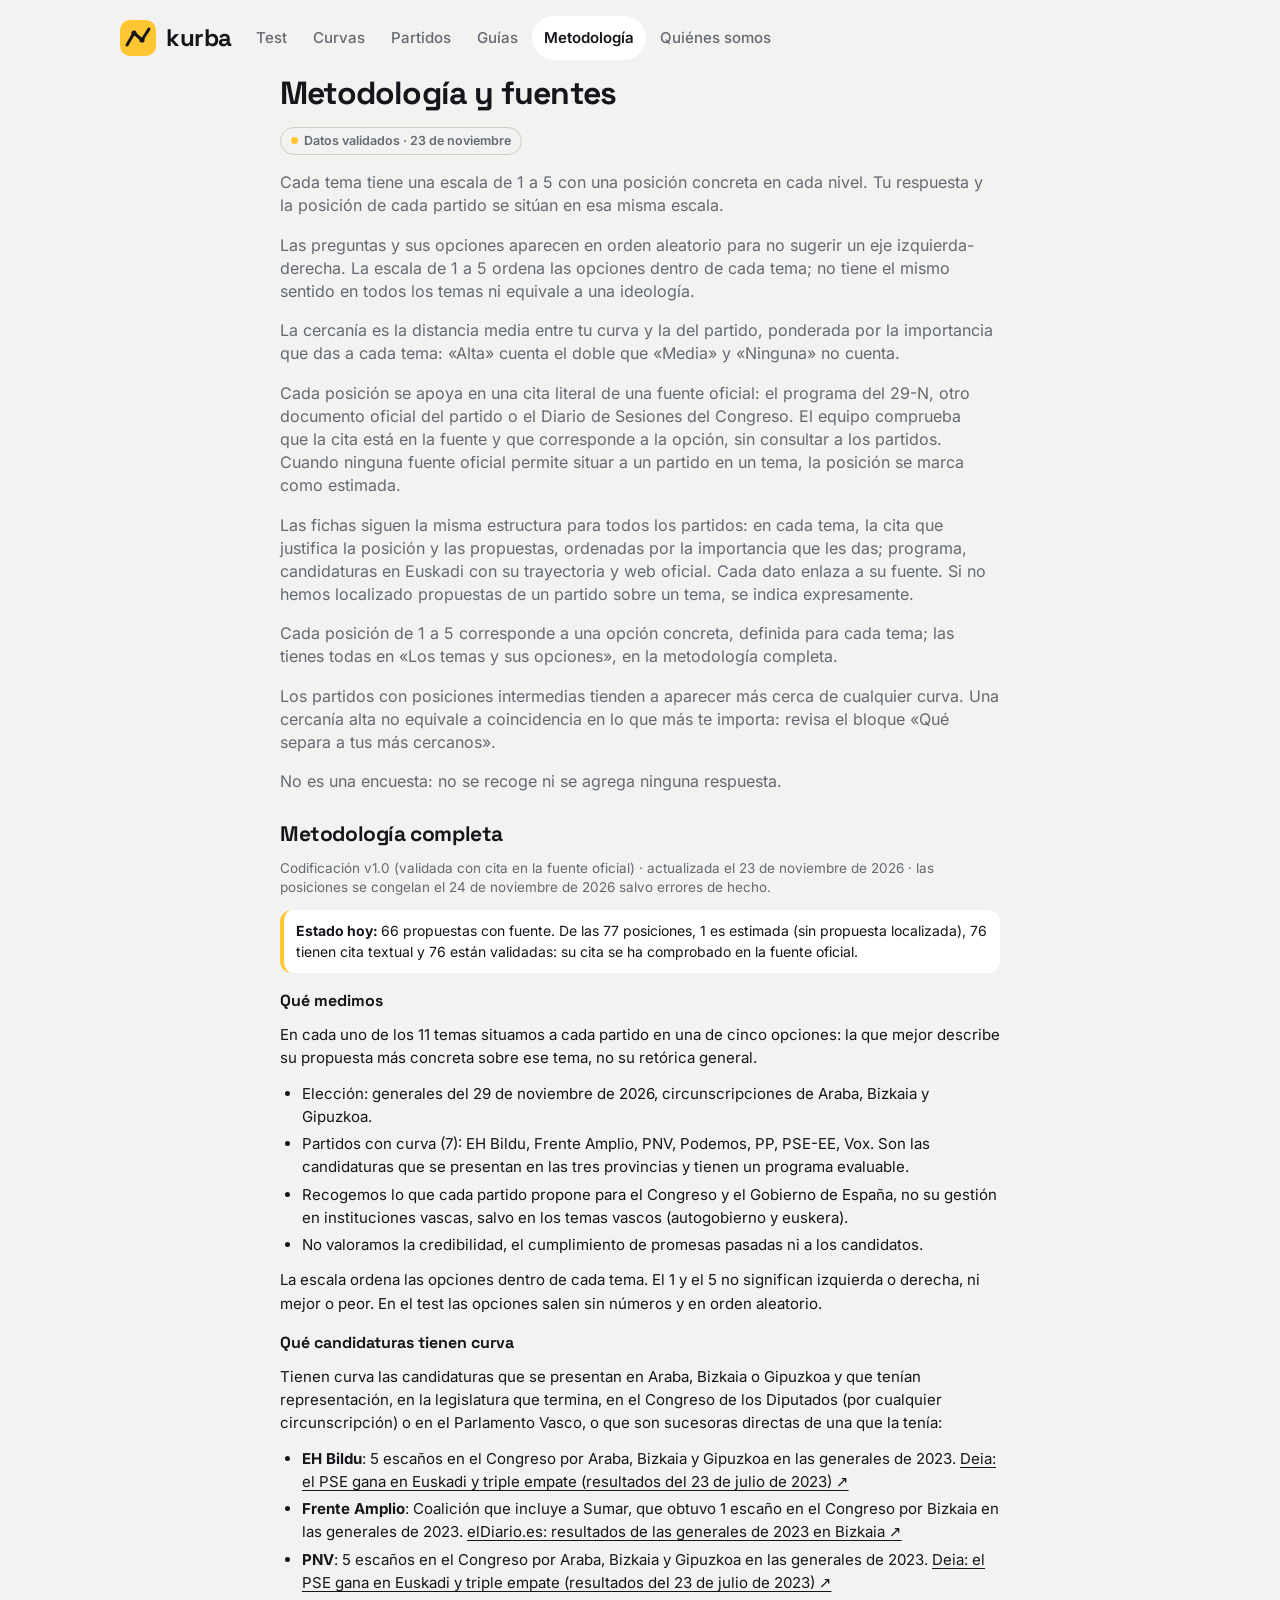
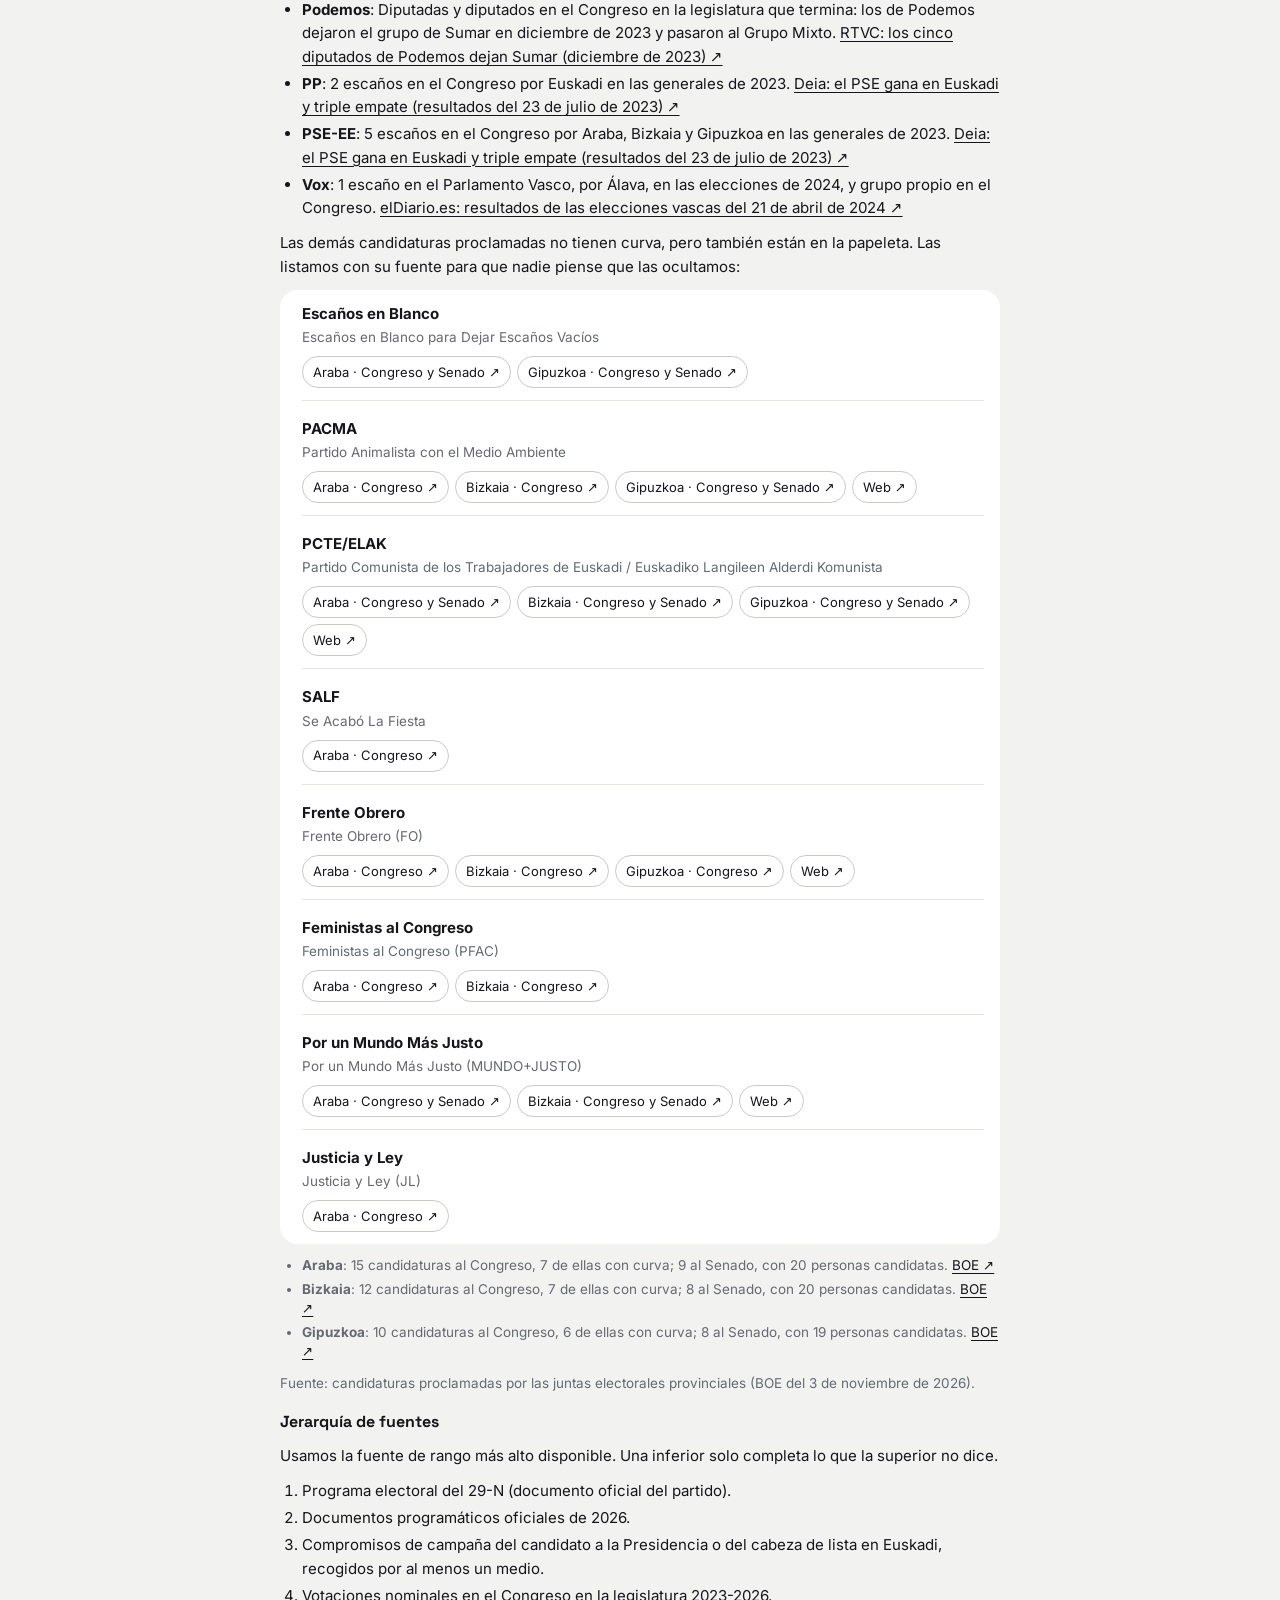
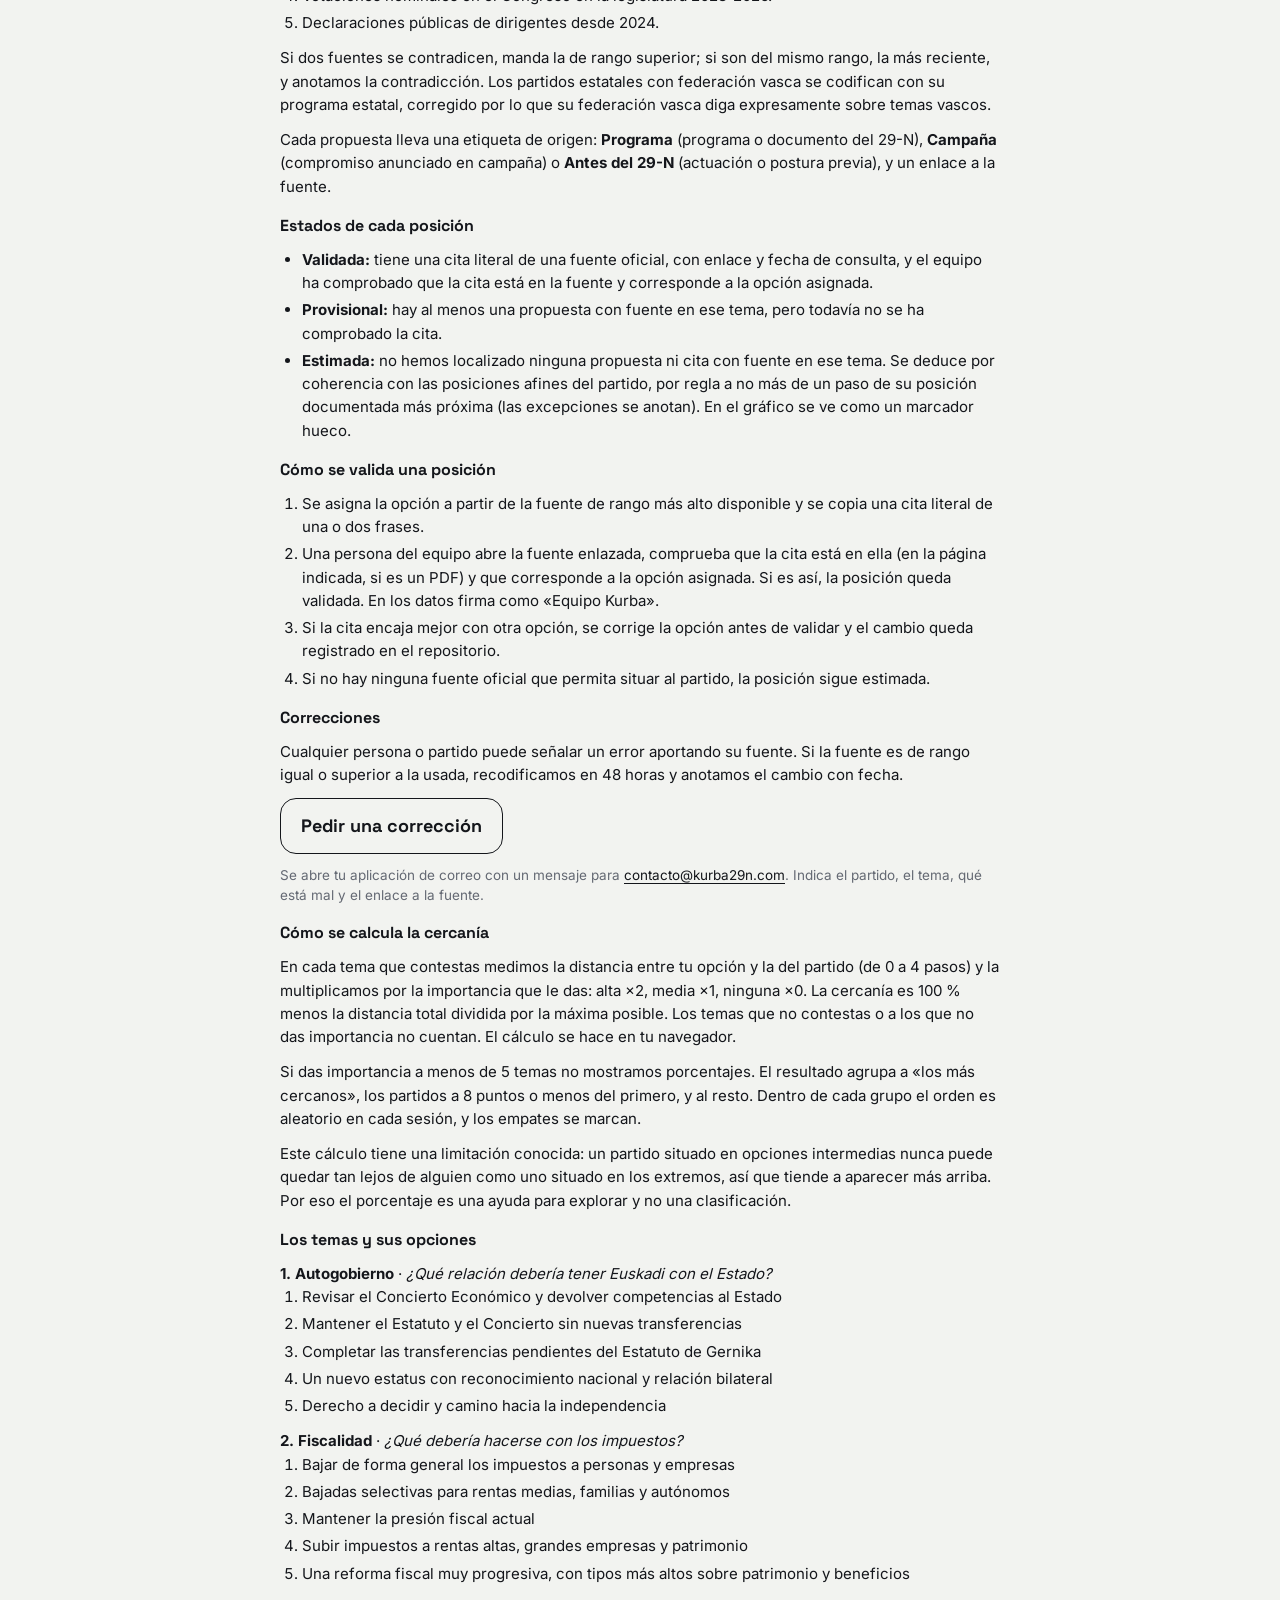
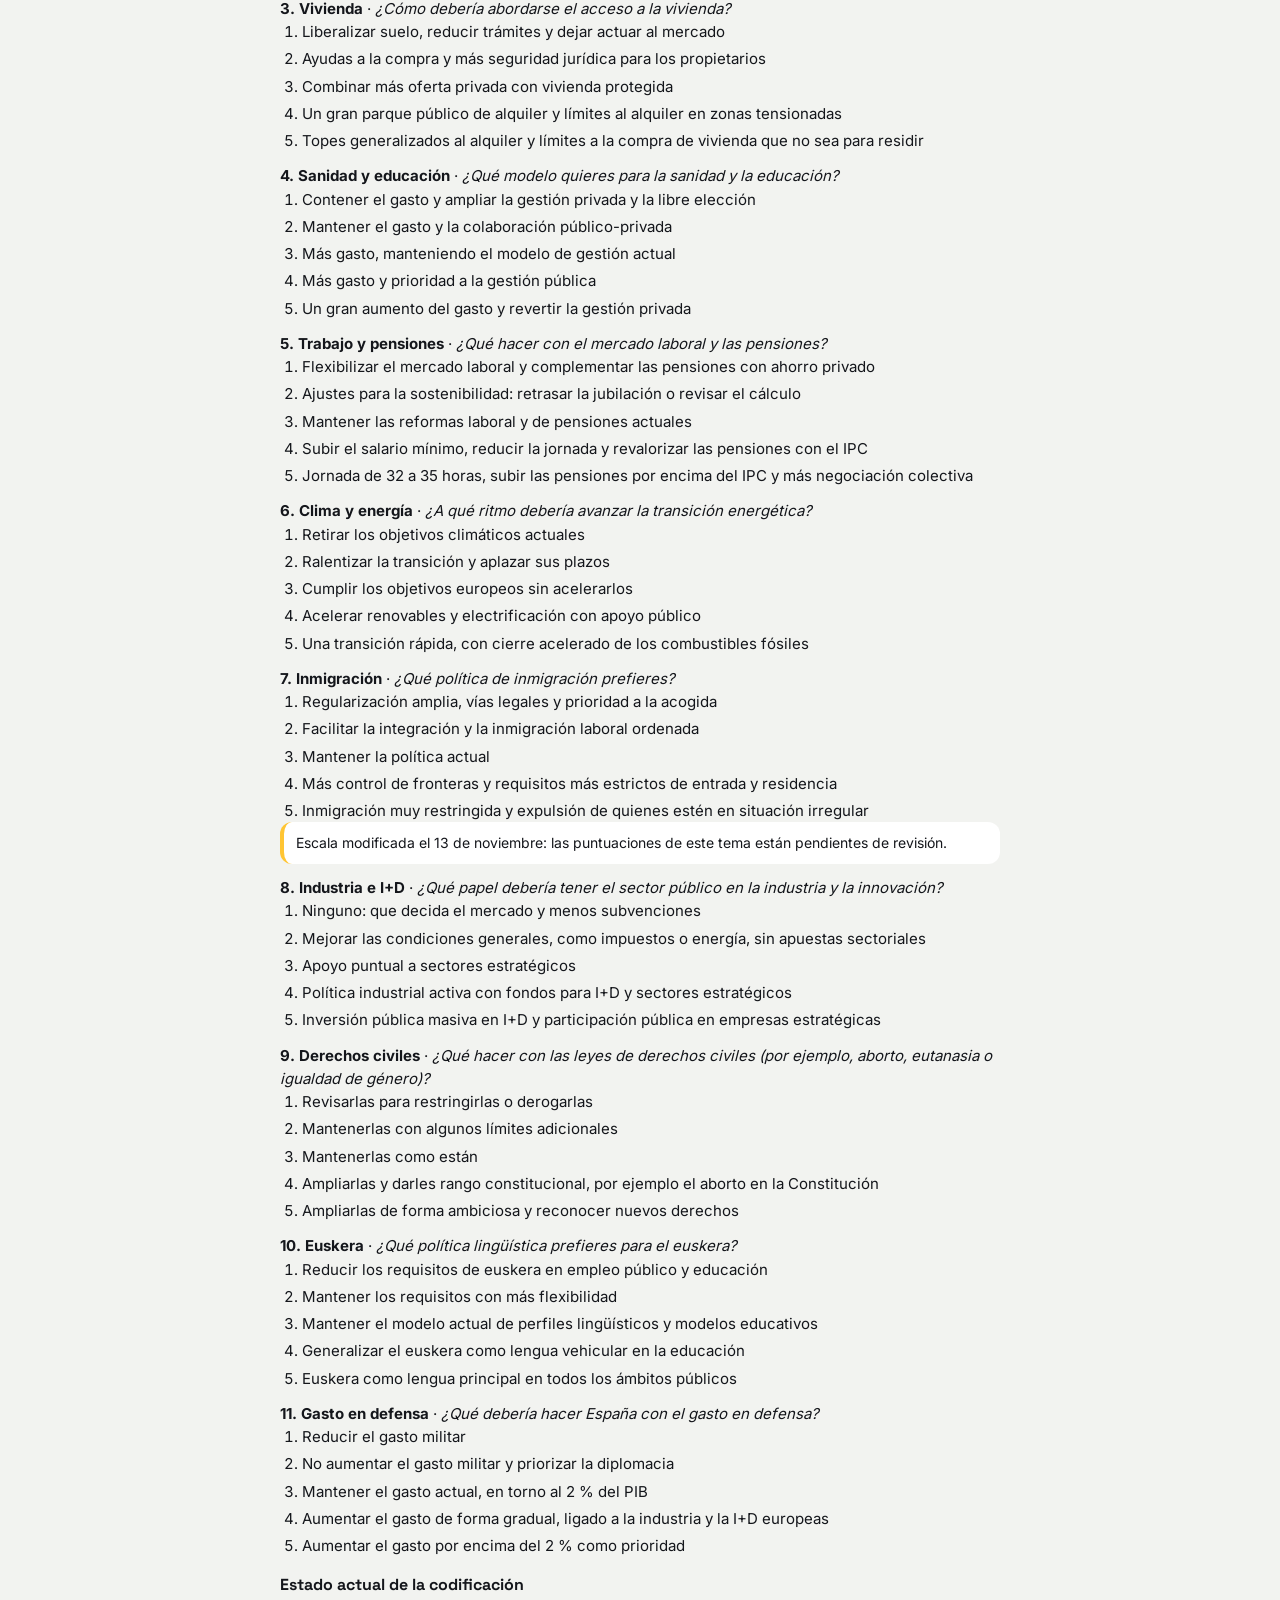
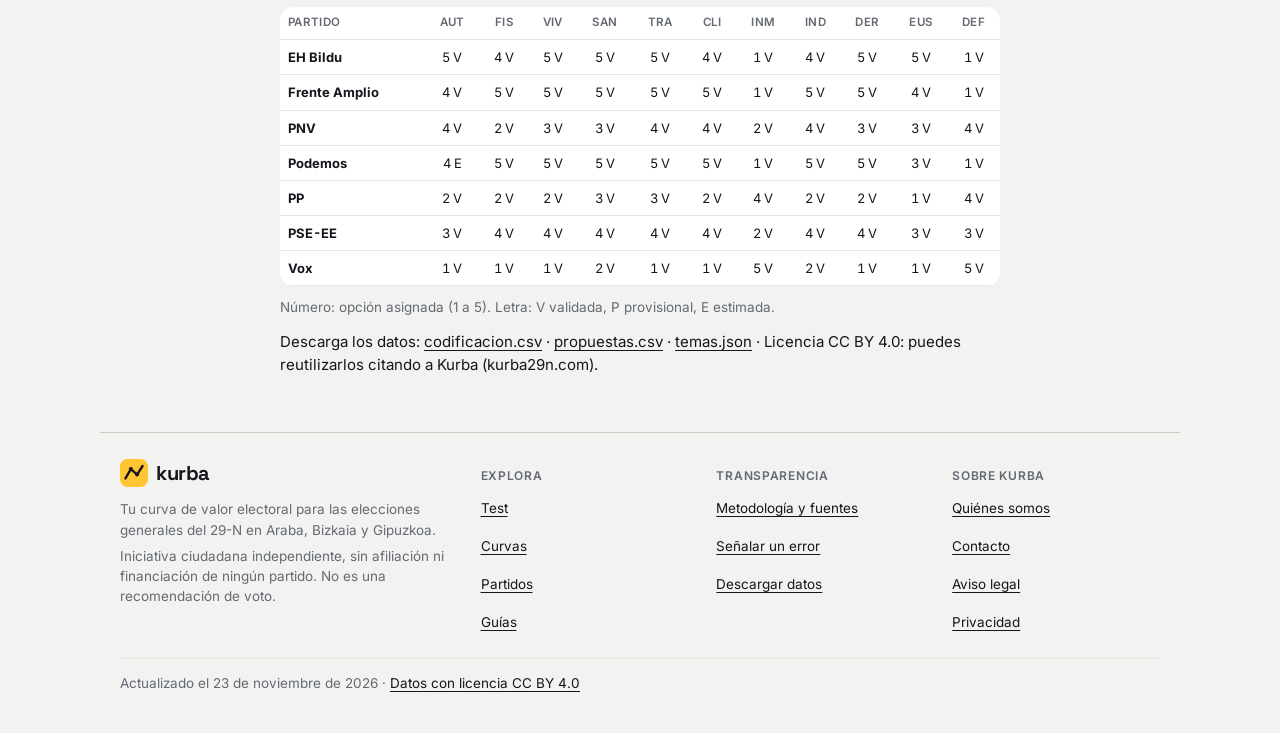
<file: metodologia/index.html>
<!doctype html>
<html lang="es">
<head>
  <meta charset="utf-8">
  <meta name="viewport" content="width=device-width, initial-scale=1">
  <meta http-equiv="Content-Security-Policy" content="default-src 'self'; script-src 'self'; style-src 'self' 'unsafe-inline'; img-src 'self' data: https://*.goatcounter.com; font-src 'self'; connect-src 'self' https://*.goatcounter.com; base-uri 'self'; form-action 'none'; object-src 'none'">
  <meta name="referrer" content="strict-origin-when-cross-origin">
  <title>Metodología y fuentes · Kurba</title>
  <meta name="description" content="Cómo sitúa Kurba a cada partido en 11 temas para las generales del 29-N en Euskadi: jerarquía de fuentes, validación con cita, posiciones estimadas, cálculo de la cercanía y datos descargables.">
  <meta name="theme-color" content="#F2F3F0" media="(prefers-color-scheme: light)">
  <meta name="theme-color" content="#121315" media="(prefers-color-scheme: dark)">
  <link rel="canonical" href="https://www.kurba29n.com/metodologia/">
  <meta property="og:type" content="article">
  <meta property="og:site_name" content="Kurba">
  <meta property="og:locale" content="es_ES">
  <meta property="og:url" content="https://www.kurba29n.com/metodologia/">
  <meta property="og:title" content="Metodología y fuentes · Kurba">
  <meta property="og:description" content="Cómo sitúa Kurba a cada partido en 11 temas para las generales del 29-N en Euskadi: jerarquía de fuentes, validación con cita, posiciones estimadas, cálculo de la cercanía y datos descargables.">
  <meta property="og:image" content="https://www.kurba29n.com/assets/og-image.png">
  <meta property="og:image:width" content="1200">
  <meta property="og:image:height" content="630">
  <meta property="og:image:alt" content="Kurba: tu curva de valor electoral para las generales del 29-N en Euskadi.">
  <meta name="twitter:card" content="summary_large_image">
  <meta name="twitter:title" content="Metodología y fuentes · Kurba">
  <meta name="twitter:description" content="Cómo sitúa Kurba a cada partido en 11 temas para las generales del 29-N en Euskadi: jerarquía de fuentes, validación con cita, posiciones estimadas, cálculo de la cercanía y datos descargables.">
  <meta name="twitter:image" content="https://www.kurba29n.com/assets/og-image.png">
  <link rel="icon" href="/assets/favicon.svg" type="image/svg+xml">
  <link rel="apple-touch-icon" href="/assets/apple-touch-icon.png">
  <link rel="manifest" href="/manifest.webmanifest">
  <link rel="preload" href="/assets/fonts/inter-latin-wght.woff2" as="font" type="font/woff2" crossorigin>
  <link rel="preload" href="/assets/fonts/space-grotesk-latin-700-normal.woff2" as="font" type="font/woff2" crossorigin>
  <link rel="stylesheet" href="/css/kurba.css?v=68ebc9e5">
  <script src="/js/analitica.js?v=a3a74498" defer></script>
  <script src="/js/estatica.js?v=35114ea6" defer data-gc="https://kurba29n.goatcounter.com/count"></script>
  <script type="application/ld+json">{"@context":"https://schema.org","@type":"WebPage","@id":"https://www.kurba29n.com/metodologia/","url":"https://www.kurba29n.com/metodologia/","name":"Metodología y fuentes","description":"Cómo sitúa Kurba a cada partido en 11 temas para las generales del 29-N en Euskadi: jerarquía de fuentes, validación con cita, posiciones estimadas, cálculo de la cercanía y datos descargables.","inLanguage":"es","isPartOf":{"@id":"https://www.kurba29n.com/#web"},"publisher":{"@id":"https://www.kurba29n.com/#organizacion"},"breadcrumb":{"@type":"BreadcrumbList","itemListElement":[{"@type":"ListItem","position":1,"name":"Kurba","item":"https://www.kurba29n.com/"},{"@type":"ListItem","position":2,"name":"Metodología y fuentes","item":"https://www.kurba29n.com/metodologia/"}]}}</script>
</head>
<body class="estatica" data-pantalla="s-met">
<a class="skip" href="#contenido">Saltar al contenido</a>
<header class="top">
 <div class="top-in">
  <a class="brand" href="/" aria-label="Kurba, ir al inicio">
    <svg width="36" height="36" viewBox="0 0 36 36" aria-hidden="true"><rect width="36" height="36" rx="10" fill="#FFC533"/><polyline points="7,25 14,13 22,20 29,9" fill="none" stroke="#14161B" stroke-width="3" stroke-linecap="round" stroke-linejoin="round"/><circle cx="14" cy="13" r="2.6" fill="#14161B"/><circle cx="22" cy="20" r="2.6" fill="#14161B"/></svg>
    <b>kurba</b>
  </a>
  <nav class="menu" aria-label="Principal">
    <a href="/#/test">Test</a>
    <a href="/#/curvas">Curvas</a>
    <a href="/#/fichas">Partidos</a>
    <a href="/#/guias">Guías</a>
    <a href="/metodologia/" aria-current="page">Metodología</a>
    <a href="/quienes-somos/">Quiénes somos</a>
  </nav>
 </div>
</header>
<main id="contenido" tabindex="-1">
<section class="stack">
<h1>Metodología y fuentes</h1>
<a class="estado" href="/metodologia/">Datos validados · 23 de noviembre</a>
<p class="lead" style="font-size:16px">Cada tema tiene una escala de 1 a 5 con una posición concreta en cada nivel. Tu respuesta y la posición de cada partido se sitúan en esa misma escala.</p>
<p class="lead" style="font-size:16px">Las preguntas y sus opciones aparecen en orden aleatorio para no sugerir un eje izquierda-derecha. La escala de 1 a 5 ordena las opciones dentro de cada tema; no tiene el mismo sentido en todos los temas ni equivale a una ideología.</p>
<p class="lead" style="font-size:16px">La cercanía es la distancia media entre tu curva y la del partido, ponderada por la importancia que das a cada tema: «Alta» cuenta el doble que «Media» y «Ninguna» no cuenta.</p>
<p class="lead" style="font-size:16px">Cada posición se apoya en una cita literal de una fuente oficial: el programa del 29-N, otro documento oficial del partido o el Diario de Sesiones del Congreso. El equipo comprueba que la cita está en la fuente y que corresponde a la opción, sin consultar a los partidos. Cuando ninguna fuente oficial permite situar a un partido en un tema, la posición se marca como estimada.</p>
<p class="lead" style="font-size:16px">Las fichas siguen la misma estructura para todos los partidos: en cada tema, la cita que justifica la posición y las propuestas, ordenadas por la importancia que les das; programa, candidaturas en Euskadi con su trayectoria y web oficial. Cada dato enlaza a su fuente. Si no hemos localizado propuestas de un partido sobre un tema, se indica expresamente.</p>
<p class="lead" style="font-size:16px">Cada posición de 1 a 5 corresponde a una opción concreta, definida para cada tema; las tienes todas en «Los temas y sus opciones», en la metodología completa.</p>
<p class="lead" style="font-size:16px">Los partidos con posiciones intermedias tienden a aparecer más cerca de cualquier curva. Una cercanía alta no equivale a coincidencia en lo que más te importa: revisa el bloque «Qué separa a tus más cercanos».</p>
<p class="lead" style="font-size:16px">No es una encuesta: no se recoge ni se agrega ninguna respuesta.</p>
<div class="prose"><h2>Metodología completa</h2><p class="small">Codificación v1.0 (validada con cita en la fuente oficial) · actualizada el 23 de noviembre de 2026 · las posiciones se congelan el 24 de noviembre de 2026 salvo errores de hecho.</p><p class="aviso"><strong>Estado hoy: </strong>66 propuestas con fuente. De las 77 posiciones, 1 es estimada (sin propuesta localizada), 76 tienen cita textual y 76 están validadas: su cita se ha comprobado en la fuente oficial.</p><h3>Qué medimos</h3><p>En cada uno de los 11 temas situamos a cada partido en una de cinco opciones: la que mejor describe su propuesta más concreta sobre ese tema, no su retórica general.</p><ul><li>Elección: generales del 29 de noviembre de 2026, circunscripciones de Araba, Bizkaia y Gipuzkoa.</li><li>Partidos con curva (7): EH Bildu, Frente Amplio, PNV, Podemos, PP, PSE-EE, Vox. Son las candidaturas que se presentan en las tres provincias y tienen un programa evaluable.</li><li>Recogemos lo que cada partido propone para el Congreso y el Gobierno de España, no su gestión en instituciones vascas, salvo en los temas vascos (autogobierno y euskera).</li><li>No valoramos la credibilidad, el cumplimiento de promesas pasadas ni a los candidatos.</li></ul><p>La escala ordena las opciones dentro de cada tema. El 1 y el 5 no significan izquierda o derecha, ni mejor o peor. En el test las opciones salen sin números y en orden aleatorio.</p><h3 id="candidaturas" tabindex="-1">Qué candidaturas tienen curva</h3><p>Tienen curva las candidaturas que se presentan en Araba, Bizkaia o Gipuzkoa y que tenían representación, en la legislatura que termina, en el Congreso de los Diputados (por cualquier circunscripción) o en el Parlamento Vasco, o que son sucesoras directas de una que la tenía:</p><ul><li><strong>EH Bildu</strong>: 5 escaños en el Congreso por Araba, Bizkaia y Gipuzkoa en las generales de 2023. <a href="https://www.deia.eus/elecciones-generales/2023/07/23/pse-gana-euskadi-triple-empate-7083225.html" target="_blank" rel="noopener">Deia: el PSE gana en Euskadi y triple empate (resultados del 23 de julio de 2023) ↗</a></li><li><strong>Frente Amplio</strong>: Coalición que incluye a Sumar, que obtuvo 1 escaño en el Congreso por Bizkaia en las generales de 2023. <a href="https://www.eldiario.es/euskadi/pnv-mantiene-primera-fuerza-bizkaia-pierde-escano-gana-eh-bildu-pse-ee-afianza_1_10401577.html" target="_blank" rel="noopener">elDiario.es: resultados de las generales de 2023 en Bizkaia ↗</a></li><li><strong>PNV</strong>: 5 escaños en el Congreso por Araba, Bizkaia y Gipuzkoa en las generales de 2023. <a href="https://www.deia.eus/elecciones-generales/2023/07/23/pse-gana-euskadi-triple-empate-7083225.html" target="_blank" rel="noopener">Deia: el PSE gana en Euskadi y triple empate (resultados del 23 de julio de 2023) ↗</a></li><li><strong>Podemos</strong>: Diputadas y diputados en el Congreso en la legislatura que termina: los de Podemos dejaron el grupo de Sumar en diciembre de 2023 y pasaron al Grupo Mixto. <a href="https://rtvc.es/cinco-diputados-podemos-dejan-sumar/" target="_blank" rel="noopener">RTVC: los cinco diputados de Podemos dejan Sumar (diciembre de 2023) ↗</a></li><li><strong>PP</strong>: 2 escaños en el Congreso por Euskadi en las generales de 2023. <a href="https://www.deia.eus/elecciones-generales/2023/07/23/pse-gana-euskadi-triple-empate-7083225.html" target="_blank" rel="noopener">Deia: el PSE gana en Euskadi y triple empate (resultados del 23 de julio de 2023) ↗</a></li><li><strong>PSE-EE</strong>: 5 escaños en el Congreso por Araba, Bizkaia y Gipuzkoa en las generales de 2023. <a href="https://www.deia.eus/elecciones-generales/2023/07/23/pse-gana-euskadi-triple-empate-7083225.html" target="_blank" rel="noopener">Deia: el PSE gana en Euskadi y triple empate (resultados del 23 de julio de 2023) ↗</a></li><li><strong>Vox</strong>: 1 escaño en el Parlamento Vasco, por Álava, en las elecciones de 2024, y grupo propio en el Congreso. <a href="https://www.eldiario.es/euskadi/pnv-sobrevive-gran-subida-eh-bildu-gana-votos-euskadi-retiene-mayoria-absoluta-pse-ee_1_11307120.html" target="_blank" rel="noopener">elDiario.es: resultados de las elecciones vascas del 21 de abril de 2024 ↗</a></li></ul><p>Las demás candidaturas proclamadas no tienen curva, pero también están en la papeleta. Las listamos con su fuente para que nadie piense que las ocultamos:</p><ul class="ppl list oc-list"><li><b>Escaños en Blanco</b><span class="role">Escaños en Blanco para Dejar Escaños Vacíos</span><span class="oc-chips"><a class="oc-chip" href="https://www.boe.es/boe/dias/2026/11/03/pdfs/BOE-A-2026-23103.pdf#page=14" target="_blank" rel="noopener">Araba · Congreso y Senado ↗</a><a class="oc-chip" href="https://www.boe.es/boe/dias/2026/11/03/pdfs/BOE-A-2026-23103.pdf#page=82" target="_blank" rel="noopener">Gipuzkoa · Congreso y Senado ↗</a></span></li><li><b>PACMA</b><span class="role">Partido Animalista con el Medio Ambiente</span><span class="oc-chips"><a class="oc-chip" href="https://www.boe.es/boe/dias/2026/11/03/pdfs/BOE-A-2026-23103.pdf#page=15" target="_blank" rel="noopener">Araba · Congreso ↗</a><a class="oc-chip" href="https://www.boe.es/boe/dias/2026/11/03/pdfs/BOE-A-2026-23103.pdf#page=46" target="_blank" rel="noopener">Bizkaia · Congreso ↗</a><a class="oc-chip" href="https://www.boe.es/boe/dias/2026/11/03/pdfs/BOE-A-2026-23103.pdf#page=81" target="_blank" rel="noopener">Gipuzkoa · Congreso y Senado ↗</a><a class="oc-chip" href="https://pacma.es" target="_blank" rel="noopener">Web ↗</a></span></li><li><b>PCTE/ELAK</b><span class="role">Partido Comunista de los Trabajadores de Euskadi / Euskadiko Langileen Alderdi Komunista</span><span class="oc-chips"><a class="oc-chip" href="https://www.boe.es/boe/dias/2026/11/03/pdfs/BOE-A-2026-23103.pdf#page=15" target="_blank" rel="noopener">Araba · Congreso y Senado ↗</a><a class="oc-chip" href="https://www.boe.es/boe/dias/2026/11/03/pdfs/BOE-A-2026-23103.pdf#page=45" target="_blank" rel="noopener">Bizkaia · Congreso y Senado ↗</a><a class="oc-chip" href="https://www.boe.es/boe/dias/2026/11/03/pdfs/BOE-A-2026-23103.pdf#page=83" target="_blank" rel="noopener">Gipuzkoa · Congreso y Senado ↗</a><a class="oc-chip" href="https://pcte.es" target="_blank" rel="noopener">Web ↗</a></span></li><li><b>SALF</b><span class="role">Se Acabó La Fiesta</span><span class="oc-chips"><a class="oc-chip" href="https://www.boe.es/boe/dias/2026/11/03/pdfs/BOE-A-2026-23103.pdf#page=15" target="_blank" rel="noopener">Araba · Congreso ↗</a></span></li><li><b>Frente Obrero</b><span class="role">Frente Obrero (FO)</span><span class="oc-chips"><a class="oc-chip" href="https://www.boe.es/boe/dias/2026/11/03/pdfs/BOE-A-2026-23103.pdf#page=15" target="_blank" rel="noopener">Araba · Congreso ↗</a><a class="oc-chip" href="https://www.boe.es/boe/dias/2026/11/03/pdfs/BOE-A-2026-23103.pdf#page=46" target="_blank" rel="noopener">Bizkaia · Congreso ↗</a><a class="oc-chip" href="https://www.boe.es/boe/dias/2026/11/03/pdfs/BOE-A-2026-23103.pdf#page=81" target="_blank" rel="noopener">Gipuzkoa · Congreso ↗</a><a class="oc-chip" href="https://frenteobrero.es" target="_blank" rel="noopener">Web ↗</a></span></li><li><b>Feministas al Congreso</b><span class="role">Feministas al Congreso (PFAC)</span><span class="oc-chips"><a class="oc-chip" href="https://www.boe.es/boe/dias/2026/11/03/pdfs/BOE-A-2026-23103.pdf#page=16" target="_blank" rel="noopener">Araba · Congreso ↗</a><a class="oc-chip" href="https://www.boe.es/boe/dias/2026/11/03/pdfs/BOE-A-2026-23103.pdf#page=47" target="_blank" rel="noopener">Bizkaia · Congreso ↗</a></span></li><li><b>Por un Mundo Más Justo</b><span class="role">Por un Mundo Más Justo (MUNDO+JUSTO)</span><span class="oc-chips"><a class="oc-chip" href="https://www.boe.es/boe/dias/2026/11/03/pdfs/BOE-A-2026-23103.pdf#page=16" target="_blank" rel="noopener">Araba · Congreso y Senado ↗</a><a class="oc-chip" href="https://www.boe.es/boe/dias/2026/11/03/pdfs/BOE-A-2026-23103.pdf#page=47" target="_blank" rel="noopener">Bizkaia · Congreso y Senado ↗</a><a class="oc-chip" href="https://www.porunmundomasjusto.es" target="_blank" rel="noopener">Web ↗</a></span></li><li><b>Justicia y Ley</b><span class="role">Justicia y Ley (JL)</span><span class="oc-chips"><a class="oc-chip" href="https://www.boe.es/boe/dias/2026/11/03/pdfs/BOE-A-2026-23103.pdf#page=16" target="_blank" rel="noopener">Araba · Congreso ↗</a></span></li></ul><ul class="small oc-cuentas"><li><strong>Araba</strong>: 15 candidaturas al Congreso, 7 de ellas con curva; 9 al Senado, con 20 personas candidatas. <a href="https://www.boe.es/boe/dias/2026/11/03/pdfs/BOE-A-2026-23103.pdf#page=13" target="_blank" rel="noopener">BOE ↗</a></li><li><strong>Bizkaia</strong>: 12 candidaturas al Congreso, 7 de ellas con curva; 8 al Senado, con 20 personas candidatas. <a href="https://www.boe.es/boe/dias/2026/11/03/pdfs/BOE-A-2026-23103.pdf#page=44" target="_blank" rel="noopener">BOE ↗</a></li><li><strong>Gipuzkoa</strong>: 10 candidaturas al Congreso, 6 de ellas con curva; 8 al Senado, con 19 personas candidatas. <a href="https://www.boe.es/boe/dias/2026/11/03/pdfs/BOE-A-2026-23103.pdf#page=80" target="_blank" rel="noopener">BOE ↗</a></li></ul><p class="small">Fuente: candidaturas proclamadas por las juntas electorales provinciales (BOE del 3 de noviembre de 2026).</p><h3>Jerarquía de fuentes</h3><p>Usamos la fuente de rango más alto disponible. Una inferior solo completa lo que la superior no dice.</p><ol><li>Programa electoral del 29-N (documento oficial del partido).</li><li>Documentos programáticos oficiales de 2026.</li><li>Compromisos de campaña del candidato a la Presidencia o del cabeza de lista en Euskadi, recogidos por al menos un medio.</li><li>Votaciones nominales en el Congreso en la legislatura 2023-2026.</li><li>Declaraciones públicas de dirigentes desde 2024.</li></ol><p>Si dos fuentes se contradicen, manda la de rango superior; si son del mismo rango, la más reciente, y anotamos la contradicción. Los partidos estatales con federación vasca se codifican con su programa estatal, corregido por lo que su federación vasca diga expresamente sobre temas vascos.</p><p>Cada propuesta lleva una etiqueta de origen: <strong>Programa</strong> (programa o documento del 29-N), <strong>Campaña</strong> (compromiso anunciado en campaña) o <strong>Antes del 29-N</strong> (actuación o postura previa), y un enlace a la fuente.</p><h3>Estados de cada posición</h3><ul><li><strong>Validada: </strong>tiene una cita literal de una fuente oficial, con enlace y fecha de consulta, y el equipo ha comprobado que la cita está en la fuente y corresponde a la opción asignada.</li><li><strong>Provisional: </strong>hay al menos una propuesta con fuente en ese tema, pero todavía no se ha comprobado la cita.</li><li><strong>Estimada: </strong>no hemos localizado ninguna propuesta ni cita con fuente en ese tema. Se deduce por coherencia con las posiciones afines del partido, por regla a no más de un paso de su posición documentada más próxima (las excepciones se anotan). En el gráfico se ve como un marcador hueco.</li></ul><h3>Cómo se valida una posición</h3><ol><li>Se asigna la opción a partir de la fuente de rango más alto disponible y se copia una cita literal de una o dos frases.</li><li>Una persona del equipo abre la fuente enlazada, comprueba que la cita está en ella (en la página indicada, si es un PDF) y que corresponde a la opción asignada. Si es así, la posición queda validada. En los datos firma como «Equipo Kurba».</li><li>Si la cita encaja mejor con otra opción, se corrige la opción antes de validar y el cambio queda registrado en el repositorio.</li><li>Si no hay ninguna fuente oficial que permita situar al partido, la posición sigue estimada.</li></ol><h3 id="correcciones" tabindex="-1">Correcciones</h3><p>Cualquier persona o partido puede señalar un error aportando su fuente. Si la fuente es de rango igual o superior a la usada, recodificamos en 48 horas y anotamos el cambio con fecha.</p><a class="btn line" href="mailto:contacto@kurba29n.com?subject=Correcci%C3%B3n%20Kurba&amp;body=Partido%3A%0ATema%3A%0AQu%C3%A9%20est%C3%A1%20mal%3A%0AFuente%20(enlace)%3A%0AFecha%20de%20la%20fuente%3A%0A">Pedir una corrección</a><p class="small">Se abre tu aplicación de correo con un mensaje para <a href="mailto:contacto@kurba29n.com">contacto@kurba29n.com</a>. Indica el partido, el tema, qué está mal y el enlace a la fuente.</p><h3>Cómo se calcula la cercanía</h3><p>En cada tema que contestas medimos la distancia entre tu opción y la del partido (de 0 a 4 pasos) y la multiplicamos por la importancia que le das: alta ×2, media ×1, ninguna ×0. La cercanía es 100 % menos la distancia total dividida por la máxima posible. Los temas que no contestas o a los que no das importancia no cuentan. El cálculo se hace en tu navegador.</p><p>Si das importancia a menos de 5 temas no mostramos porcentajes. El resultado agrupa a «los más cercanos», los partidos a 8 puntos o menos del primero, y al resto. Dentro de cada grupo el orden es aleatorio en cada sesión, y los empates se marcan.</p><p>Este cálculo tiene una limitación conocida: un partido situado en opciones intermedias nunca puede quedar tan lejos de alguien como uno situado en los extremos, así que tiende a aparecer más arriba. Por eso el porcentaje es una ayuda para explorar y no una clasificación.</p><h3>Los temas y sus opciones</h3><div><p><strong>1. Autogobierno</strong> · <em>¿Qué relación debería tener Euskadi con el Estado?</em></p><ol><li>Revisar el Concierto Económico y devolver competencias al Estado</li><li>Mantener el Estatuto y el Concierto sin nuevas transferencias</li><li>Completar las transferencias pendientes del Estatuto de Gernika</li><li>Un nuevo estatus con reconocimiento nacional y relación bilateral</li><li>Derecho a decidir y camino hacia la independencia</li></ol></div><div><p><strong>2. Fiscalidad</strong> · <em>¿Qué debería hacerse con los impuestos?</em></p><ol><li>Bajar de forma general los impuestos a personas y empresas</li><li>Bajadas selectivas para rentas medias, familias y autónomos</li><li>Mantener la presión fiscal actual</li><li>Subir impuestos a rentas altas, grandes empresas y patrimonio</li><li>Una reforma fiscal muy progresiva, con tipos más altos sobre patrimonio y beneficios</li></ol></div><div><p><strong>3. Vivienda</strong> · <em>¿Cómo debería abordarse el acceso a la vivienda?</em></p><ol><li>Liberalizar suelo, reducir trámites y dejar actuar al mercado</li><li>Ayudas a la compra y más seguridad jurídica para los propietarios</li><li>Combinar más oferta privada con vivienda protegida</li><li>Un gran parque público de alquiler y límites al alquiler en zonas tensionadas</li><li>Topes generalizados al alquiler y límites a la compra de vivienda que no sea para residir</li></ol></div><div><p><strong>4. Sanidad y educación</strong> · <em>¿Qué modelo quieres para la sanidad y la educación?</em></p><ol><li>Contener el gasto y ampliar la gestión privada y la libre elección</li><li>Mantener el gasto y la colaboración público-privada</li><li>Más gasto, manteniendo el modelo de gestión actual</li><li>Más gasto y prioridad a la gestión pública</li><li>Un gran aumento del gasto y revertir la gestión privada</li></ol></div><div><p><strong>5. Trabajo y pensiones</strong> · <em>¿Qué hacer con el mercado laboral y las pensiones?</em></p><ol><li>Flexibilizar el mercado laboral y complementar las pensiones con ahorro privado</li><li>Ajustes para la sostenibilidad: retrasar la jubilación o revisar el cálculo</li><li>Mantener las reformas laboral y de pensiones actuales</li><li>Subir el salario mínimo, reducir la jornada y revalorizar las pensiones con el IPC</li><li>Jornada de 32 a 35 horas, subir las pensiones por encima del IPC y más negociación colectiva</li></ol></div><div><p><strong>6. Clima y energía</strong> · <em>¿A qué ritmo debería avanzar la transición energética?</em></p><ol><li>Retirar los objetivos climáticos actuales</li><li>Ralentizar la transición y aplazar sus plazos</li><li>Cumplir los objetivos europeos sin acelerarlos</li><li>Acelerar renovables y electrificación con apoyo público</li><li>Una transición rápida, con cierre acelerado de los combustibles fósiles</li></ol></div><div><p><strong>7. Inmigración</strong> · <em>¿Qué política de inmigración prefieres?</em></p><ol><li>Regularización amplia, vías legales y prioridad a la acogida</li><li>Facilitar la integración y la inmigración laboral ordenada</li><li>Mantener la política actual</li><li>Más control de fronteras y requisitos más estrictos de entrada y residencia</li><li>Inmigración muy restringida y expulsión de quienes estén en situación irregular</li></ol><p class="aviso">Escala modificada el 13 de noviembre: las puntuaciones de este tema están pendientes de revisión.</p></div><div><p><strong>8. Industria e I+D</strong> · <em>¿Qué papel debería tener el sector público en la industria y la innovación?</em></p><ol><li>Ninguno: que decida el mercado y menos subvenciones</li><li>Mejorar las condiciones generales, como impuestos o energía, sin apuestas sectoriales</li><li>Apoyo puntual a sectores estratégicos</li><li>Política industrial activa con fondos para I+D y sectores estratégicos</li><li>Inversión pública masiva en I+D y participación pública en empresas estratégicas</li></ol></div><div><p><strong>9. Derechos civiles</strong> · <em>¿Qué hacer con las leyes de derechos civiles (por ejemplo, aborto, eutanasia o igualdad de género)?</em></p><ol><li>Revisarlas para restringirlas o derogarlas</li><li>Mantenerlas con algunos límites adicionales</li><li>Mantenerlas como están</li><li>Ampliarlas y darles rango constitucional, por ejemplo el aborto en la Constitución</li><li>Ampliarlas de forma ambiciosa y reconocer nuevos derechos</li></ol></div><div><p><strong>10. Euskera</strong> · <em>¿Qué política lingüística prefieres para el euskera?</em></p><ol><li>Reducir los requisitos de euskera en empleo público y educación</li><li>Mantener los requisitos con más flexibilidad</li><li>Mantener el modelo actual de perfiles lingüísticos y modelos educativos</li><li>Generalizar el euskera como lengua vehicular en la educación</li><li>Euskera como lengua principal en todos los ámbitos públicos</li></ol></div><div><p><strong>11. Gasto en defensa</strong> · <em>¿Qué debería hacer España con el gasto en defensa?</em></p><ol><li>Reducir el gasto militar</li><li>No aumentar el gasto militar y priorizar la diplomacia</li><li>Mantener el gasto actual, en torno al 2 % del PIB</li><li>Aumentar el gasto de forma gradual, ligado a la industria y la I+D europeas</li><li>Aumentar el gasto por encima del 2 % como prioridad</li></ol></div><h3>Estado actual de la codificación</h3><div class="table-scroll" tabindex="0" role="region" aria-label="Estado de la codificación por partido y tema"><table class="data-table"><thead><tr><th>Partido</th><th class="c" title="Autogobierno">AUT</th><th class="c" title="Fiscalidad">FIS</th><th class="c" title="Vivienda">VIV</th><th class="c" title="Sanidad y educación">SAN</th><th class="c" title="Trabajo y pensiones">TRA</th><th class="c" title="Clima y energía">CLI</th><th class="c" title="Inmigración">INM</th><th class="c" title="Industria e I+D">IND</th><th class="c" title="Derechos civiles">DER</th><th class="c" title="Euskera">EUS</th><th class="c" title="Gasto en defensa">DEF</th></tr></thead><tbody><tr><td><strong>EH Bildu</strong></td><td class="c" title="validado">5 V</td><td class="c" title="validado">4 V</td><td class="c" title="validado">5 V</td><td class="c" title="validado">5 V</td><td class="c" title="validado">5 V</td><td class="c" title="validado">4 V</td><td class="c" title="validado">1 V</td><td class="c" title="validado">4 V</td><td class="c" title="validado">5 V</td><td class="c" title="validado">5 V</td><td class="c" title="validado">1 V</td></tr><tr><td><strong>Frente Amplio</strong></td><td class="c" title="validado">4 V</td><td class="c" title="validado">5 V</td><td class="c" title="validado">5 V</td><td class="c" title="validado">5 V</td><td class="c" title="validado">5 V</td><td class="c" title="validado">5 V</td><td class="c" title="validado">1 V</td><td class="c" title="validado">5 V</td><td class="c" title="validado">5 V</td><td class="c" title="validado">4 V</td><td class="c" title="validado">1 V</td></tr><tr><td><strong>PNV</strong></td><td class="c" title="validado">4 V</td><td class="c" title="validado">2 V</td><td class="c" title="validado">3 V</td><td class="c" title="validado">3 V</td><td class="c" title="validado">4 V</td><td class="c" title="validado">4 V</td><td class="c" title="validado">2 V</td><td class="c" title="validado">4 V</td><td class="c" title="validado">3 V</td><td class="c" title="validado">3 V</td><td class="c" title="validado">4 V</td></tr><tr><td><strong>Podemos</strong></td><td class="c" title="estimado">4 E</td><td class="c" title="validado">5 V</td><td class="c" title="validado">5 V</td><td class="c" title="validado">5 V</td><td class="c" title="validado">5 V</td><td class="c" title="validado">5 V</td><td class="c" title="validado">1 V</td><td class="c" title="validado">5 V</td><td class="c" title="validado">5 V</td><td class="c" title="validado">3 V</td><td class="c" title="validado">1 V</td></tr><tr><td><strong>PP</strong></td><td class="c" title="validado">2 V</td><td class="c" title="validado">2 V</td><td class="c" title="validado">2 V</td><td class="c" title="validado">3 V</td><td class="c" title="validado">3 V</td><td class="c" title="validado">2 V</td><td class="c" title="validado">4 V</td><td class="c" title="validado">2 V</td><td class="c" title="validado">2 V</td><td class="c" title="validado">1 V</td><td class="c" title="validado">4 V</td></tr><tr><td><strong>PSE-EE</strong></td><td class="c" title="validado">3 V</td><td class="c" title="validado">4 V</td><td class="c" title="validado">4 V</td><td class="c" title="validado">4 V</td><td class="c" title="validado">4 V</td><td class="c" title="validado">4 V</td><td class="c" title="validado">2 V</td><td class="c" title="validado">4 V</td><td class="c" title="validado">4 V</td><td class="c" title="validado">3 V</td><td class="c" title="validado">3 V</td></tr><tr><td><strong>Vox</strong></td><td class="c" title="validado">1 V</td><td class="c" title="validado">1 V</td><td class="c" title="validado">1 V</td><td class="c" title="validado">2 V</td><td class="c" title="validado">1 V</td><td class="c" title="validado">1 V</td><td class="c" title="validado">5 V</td><td class="c" title="validado">2 V</td><td class="c" title="validado">1 V</td><td class="c" title="validado">1 V</td><td class="c" title="validado">5 V</td></tr></tbody></table></div><p class="small">Número: opción asignada (1 a 5). Letra: V validada, P provisional, E estimada.</p><p>Descarga los datos: <a href="/data/codificacion.csv" download>codificacion.csv</a> · <a href="/data/propuestas.csv" download>propuestas.csv</a> · <a href="/data/temas.json" download>temas.json</a> · Licencia CC BY 4.0: puedes reutilizarlos citando a Kurba (kurba29n.com).</p></div>
</section>
</main>
<footer class="pie">
 <div class="pie-in">
  <div class="pie-col pie-kurba">
    <a class="pie-brand" href="/" aria-label="Kurba, ir al inicio"><svg width="28" height="28" viewBox="0 0 36 36" aria-hidden="true"><rect width="36" height="36" rx="10" fill="#FFC533"/><polyline points="7,25 14,13 22,20 29,9" fill="none" stroke="#14161B" stroke-width="3" stroke-linecap="round" stroke-linejoin="round"/><circle cx="14" cy="13" r="2.6" fill="#14161B"/><circle cx="22" cy="20" r="2.6" fill="#14161B"/></svg><b>kurba</b></a>
    <p>Tu curva de valor electoral para las elecciones generales del 29-N en Araba, Bizkaia y Gipuzkoa.</p>
    <p>Iniciativa ciudadana independiente, sin afiliación ni financiación de ningún partido. No es una recomendación de voto.</p>
  </div>
  <nav class="pie-col" aria-labelledby="pie-h1">
    <h2 class="pie-h" id="pie-h1">Explora</h2>
    <a href="/#/test">Test</a>
    <a href="/#/curvas">Curvas</a>
    <a href="/#/fichas">Partidos</a>
    <a href="/#/guias">Guías</a>
  </nav>
  <nav class="pie-col" aria-labelledby="pie-h2">
    <h2 class="pie-h" id="pie-h2">Transparencia</h2>
    <a href="/metodologia/">Metodología y fuentes</a>
    <a href="/metodologia/#correcciones">Señalar un error</a>
    <a href="/data/codificacion.csv" download>Descargar datos</a>
  </nav>
  <nav class="pie-col" aria-labelledby="pie-h3">
    <h2 class="pie-h" id="pie-h3">Sobre Kurba</h2>
    <a href="/quienes-somos/">Quiénes somos</a>
    <a href="/quienes-somos/#contacto">Contacto</a>
    <a href="/aviso-legal/">Aviso legal</a>
    <a href="/privacidad/">Privacidad</a>
  </nav>
 </div>
 <p class="pie-fin">Actualizado el 23 de noviembre de 2026 · <a href="/aviso-legal/">Datos con licencia CC BY 4.0</a></p>
</footer>
</body>
</html>
</file>
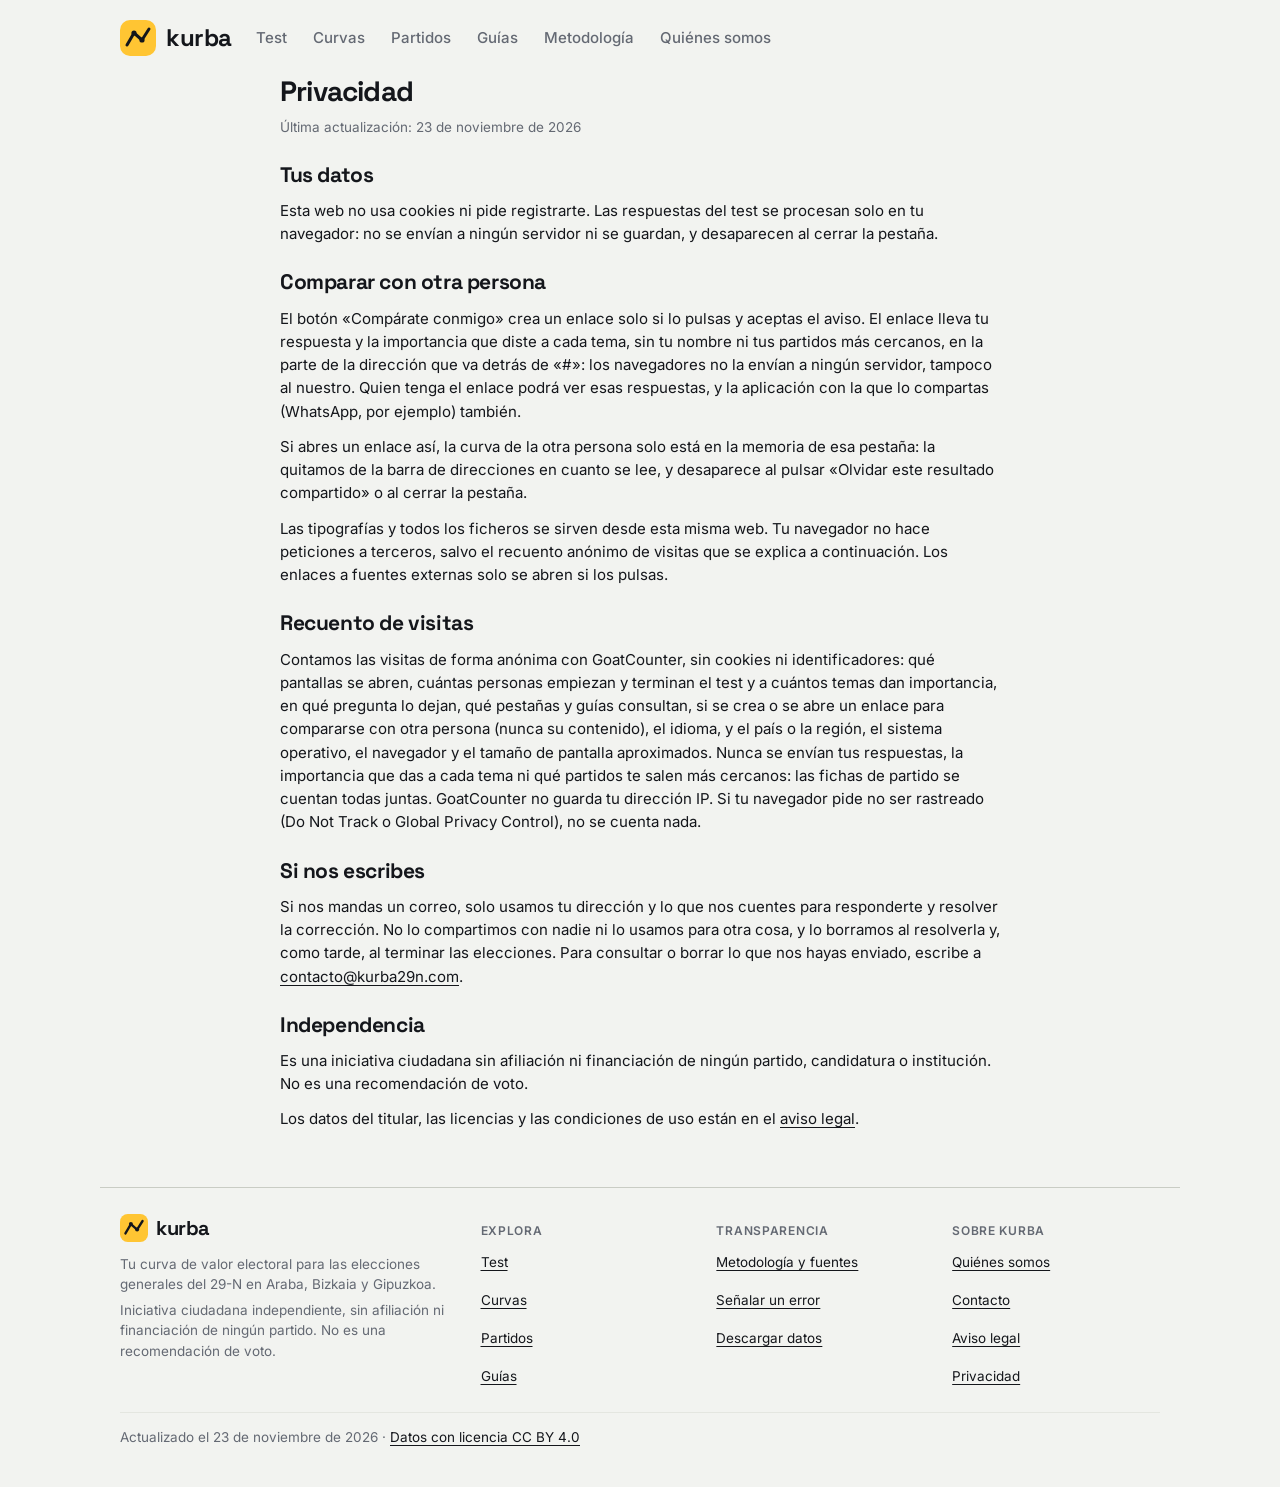
<file: privacidad/index.html>
<!doctype html>
<html lang="es">
<head>
  <meta charset="utf-8">
  <meta name="viewport" content="width=device-width, initial-scale=1">
  <meta http-equiv="Content-Security-Policy" content="default-src 'self'; script-src 'self'; style-src 'self' 'unsafe-inline'; img-src 'self' data: https://*.goatcounter.com; font-src 'self'; connect-src 'self' https://*.goatcounter.com; base-uri 'self'; form-action 'none'; object-src 'none'">
  <meta name="referrer" content="strict-origin-when-cross-origin">
  <title>Privacidad · Kurba</title>
  <meta name="description" content="Kurba no usa cookies ni pide registro: las respuestas del test se procesan solo en tu navegador. Qué se cuenta de forma anónima y qué pasa si nos escribes.">
  <meta name="theme-color" content="#F2F3F0" media="(prefers-color-scheme: light)">
  <meta name="theme-color" content="#121315" media="(prefers-color-scheme: dark)">
  <link rel="canonical" href="https://www.kurba29n.com/privacidad/">
  <meta property="og:type" content="article">
  <meta property="og:site_name" content="Kurba">
  <meta property="og:locale" content="es_ES">
  <meta property="og:url" content="https://www.kurba29n.com/privacidad/">
  <meta property="og:title" content="Privacidad · Kurba">
  <meta property="og:description" content="Kurba no usa cookies ni pide registro: las respuestas del test se procesan solo en tu navegador. Qué se cuenta de forma anónima y qué pasa si nos escribes.">
  <meta property="og:image" content="https://www.kurba29n.com/assets/og-image.png">
  <meta property="og:image:width" content="1200">
  <meta property="og:image:height" content="630">
  <meta property="og:image:alt" content="Kurba: tu curva de valor electoral para las generales del 29-N en Euskadi.">
  <meta name="twitter:card" content="summary_large_image">
  <meta name="twitter:title" content="Privacidad · Kurba">
  <meta name="twitter:description" content="Kurba no usa cookies ni pide registro: las respuestas del test se procesan solo en tu navegador. Qué se cuenta de forma anónima y qué pasa si nos escribes.">
  <meta name="twitter:image" content="https://www.kurba29n.com/assets/og-image.png">
  <link rel="icon" href="/assets/favicon.svg" type="image/svg+xml">
  <link rel="apple-touch-icon" href="/assets/apple-touch-icon.png">
  <link rel="manifest" href="/manifest.webmanifest">
  <link rel="preload" href="/assets/fonts/inter-latin-wght.woff2" as="font" type="font/woff2" crossorigin>
  <link rel="preload" href="/assets/fonts/space-grotesk-latin-700-normal.woff2" as="font" type="font/woff2" crossorigin>
  <link rel="stylesheet" href="/css/kurba.css?v=68ebc9e5">
  <script src="/js/analitica.js?v=a3a74498" defer></script>
  <script src="/js/estatica.js?v=35114ea6" defer data-gc="https://kurba29n.goatcounter.com/count"></script>
  <script type="application/ld+json">{"@context":"https://schema.org","@type":"WebPage","@id":"https://www.kurba29n.com/privacidad/","url":"https://www.kurba29n.com/privacidad/","name":"Privacidad","description":"Kurba no usa cookies ni pide registro: las respuestas del test se procesan solo en tu navegador. Qué se cuenta de forma anónima y qué pasa si nos escribes.","inLanguage":"es","isPartOf":{"@id":"https://www.kurba29n.com/#web"},"publisher":{"@id":"https://www.kurba29n.com/#organizacion"},"breadcrumb":{"@type":"BreadcrumbList","itemListElement":[{"@type":"ListItem","position":1,"name":"Kurba","item":"https://www.kurba29n.com/"},{"@type":"ListItem","position":2,"name":"Privacidad","item":"https://www.kurba29n.com/privacidad/"}]}}</script>
</head>
<body class="estatica" data-pantalla="s-met">
<a class="skip" href="#contenido">Saltar al contenido</a>
<header class="top">
 <div class="top-in">
  <a class="brand" href="/" aria-label="Kurba, ir al inicio">
    <svg width="36" height="36" viewBox="0 0 36 36" aria-hidden="true"><rect width="36" height="36" rx="10" fill="#FFC533"/><polyline points="7,25 14,13 22,20 29,9" fill="none" stroke="#14161B" stroke-width="3" stroke-linecap="round" stroke-linejoin="round"/><circle cx="14" cy="13" r="2.6" fill="#14161B"/><circle cx="22" cy="20" r="2.6" fill="#14161B"/></svg>
    <b>kurba</b>
  </a>
  <nav class="menu" aria-label="Principal">
    <a href="/#/test">Test</a>
    <a href="/#/curvas">Curvas</a>
    <a href="/#/fichas">Partidos</a>
    <a href="/#/guias">Guías</a>
    <a href="/metodologia/">Metodología</a>
    <a href="/quienes-somos/">Quiénes somos</a>
  </nav>
 </div>
</header>
<main id="contenido" tabindex="-1">
<section class="stack">
<div class="prose"><h1 style="font-size:28px">Privacidad</h1><p class="small">Última actualización: 23 de noviembre de 2026</p><h2>Tus datos</h2><p>Esta web no usa cookies ni pide registrarte. Las respuestas del test se procesan solo en tu navegador: no se envían a ningún servidor ni se guardan, y desaparecen al cerrar la pestaña.</p><h2>Comparar con otra persona</h2><p>El botón «Compárate conmigo» crea un enlace solo si lo pulsas y aceptas el aviso. El enlace lleva tu respuesta y la importancia que diste a cada tema, sin tu nombre ni tus partidos más cercanos, en la parte de la dirección que va detrás de «#»: los navegadores no la envían a ningún servidor, tampoco al nuestro. Quien tenga el enlace podrá ver esas respuestas, y la aplicación con la que lo compartas (WhatsApp, por ejemplo) también.</p><p>Si abres un enlace así, la curva de la otra persona solo está en la memoria de esa pestaña: la quitamos de la barra de direcciones en cuanto se lee, y desaparece al pulsar «Olvidar este resultado compartido» o al cerrar la pestaña.</p><p>Las tipografías y todos los ficheros se sirven desde esta misma web. Tu navegador no hace peticiones a terceros, salvo el recuento anónimo de visitas que se explica a continuación. Los enlaces a fuentes externas solo se abren si los pulsas.</p><h2>Recuento de visitas</h2><p>Contamos las visitas de forma anónima con GoatCounter, sin cookies ni identificadores: qué pantallas se abren, cuántas personas empiezan y terminan el test y a cuántos temas dan importancia, en qué pregunta lo dejan, qué pestañas y guías consultan, si se crea o se abre un enlace para compararse con otra persona (nunca su contenido), el idioma, y el país o la región, el sistema operativo, el navegador y el tamaño de pantalla aproximados. Nunca se envían tus respuestas, la importancia que das a cada tema ni qué partidos te salen más cercanos: las fichas de partido se cuentan todas juntas. GoatCounter no guarda tu dirección IP. Si tu navegador pide no ser rastreado (Do Not Track o Global Privacy Control), no se cuenta nada.</p><h2>Si nos escribes</h2><p>Si nos mandas un correo, solo usamos tu dirección y lo que nos cuentes para responderte y resolver la corrección. No lo compartimos con nadie ni lo usamos para otra cosa, y lo borramos al resolverla y, como tarde, al terminar las elecciones. Para consultar o borrar lo que nos hayas enviado, escribe a <a href="mailto:contacto@kurba29n.com">contacto@kurba29n.com</a>.</p><h2>Independencia</h2><p>Es una iniciativa ciudadana sin afiliación ni financiación de ningún partido, candidatura o institución. No es una recomendación de voto.</p><p>Los datos del titular, las licencias y las condiciones de uso están en el <a href="/aviso-legal/">aviso legal</a>.</p></div>
</section>
</main>
<footer class="pie">
 <div class="pie-in">
  <div class="pie-col pie-kurba">
    <a class="pie-brand" href="/" aria-label="Kurba, ir al inicio"><svg width="28" height="28" viewBox="0 0 36 36" aria-hidden="true"><rect width="36" height="36" rx="10" fill="#FFC533"/><polyline points="7,25 14,13 22,20 29,9" fill="none" stroke="#14161B" stroke-width="3" stroke-linecap="round" stroke-linejoin="round"/><circle cx="14" cy="13" r="2.6" fill="#14161B"/><circle cx="22" cy="20" r="2.6" fill="#14161B"/></svg><b>kurba</b></a>
    <p>Tu curva de valor electoral para las elecciones generales del 29-N en Araba, Bizkaia y Gipuzkoa.</p>
    <p>Iniciativa ciudadana independiente, sin afiliación ni financiación de ningún partido. No es una recomendación de voto.</p>
  </div>
  <nav class="pie-col" aria-labelledby="pie-h1">
    <h2 class="pie-h" id="pie-h1">Explora</h2>
    <a href="/#/test">Test</a>
    <a href="/#/curvas">Curvas</a>
    <a href="/#/fichas">Partidos</a>
    <a href="/#/guias">Guías</a>
  </nav>
  <nav class="pie-col" aria-labelledby="pie-h2">
    <h2 class="pie-h" id="pie-h2">Transparencia</h2>
    <a href="/metodologia/">Metodología y fuentes</a>
    <a href="/metodologia/#correcciones">Señalar un error</a>
    <a href="/data/codificacion.csv" download>Descargar datos</a>
  </nav>
  <nav class="pie-col" aria-labelledby="pie-h3">
    <h2 class="pie-h" id="pie-h3">Sobre Kurba</h2>
    <a href="/quienes-somos/">Quiénes somos</a>
    <a href="/quienes-somos/#contacto">Contacto</a>
    <a href="/aviso-legal/">Aviso legal</a>
    <a href="/privacidad/">Privacidad</a>
  </nav>
 </div>
 <p class="pie-fin">Actualizado el 23 de noviembre de 2026 · <a href="/aviso-legal/">Datos con licencia CC BY 4.0</a></p>
</footer>
</body>
</html>
</file>
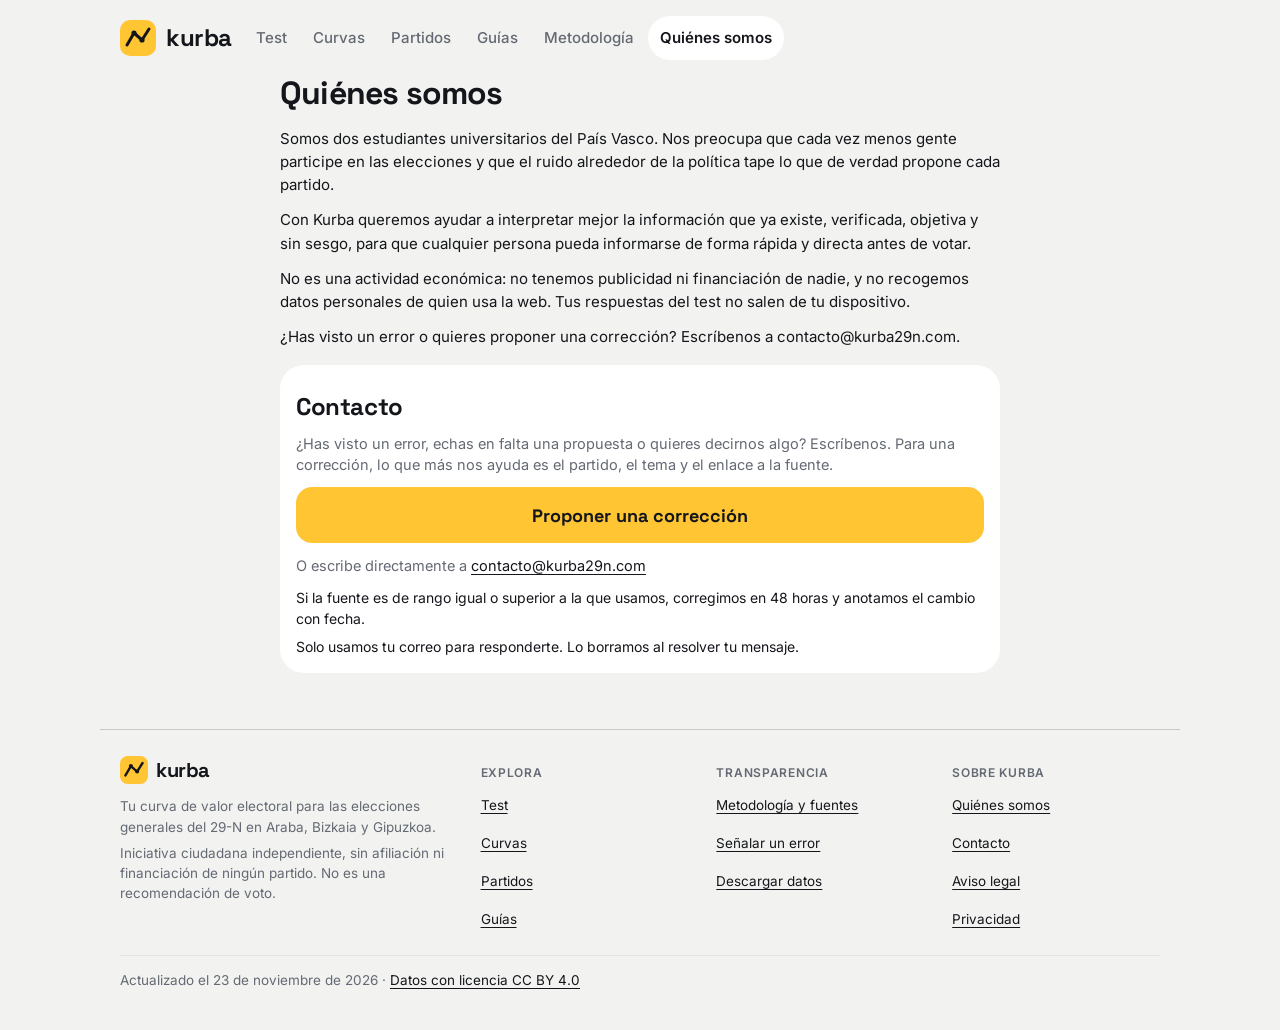
<file: quienes-somos/index.html>
<!doctype html>
<html lang="es">
<head>
  <meta charset="utf-8">
  <meta name="viewport" content="width=device-width, initial-scale=1">
  <meta http-equiv="Content-Security-Policy" content="default-src 'self'; script-src 'self'; style-src 'self' 'unsafe-inline'; img-src 'self' data: https://*.goatcounter.com; font-src 'self'; connect-src 'self' https://*.goatcounter.com; base-uri 'self'; form-action 'none'; object-src 'none'">
  <meta name="referrer" content="strict-origin-when-cross-origin">
  <title>Quiénes somos · Kurba</title>
  <meta name="description" content="Kurba es una iniciativa ciudadana sin ánimo de lucro de dos estudiantes universitarios del País Vasco, sin afiliación ni financiación de ningún partido.">
  <meta name="theme-color" content="#F2F3F0" media="(prefers-color-scheme: light)">
  <meta name="theme-color" content="#121315" media="(prefers-color-scheme: dark)">
  <link rel="canonical" href="https://www.kurba29n.com/quienes-somos/">
  <meta property="og:type" content="article">
  <meta property="og:site_name" content="Kurba">
  <meta property="og:locale" content="es_ES">
  <meta property="og:url" content="https://www.kurba29n.com/quienes-somos/">
  <meta property="og:title" content="Quiénes somos · Kurba">
  <meta property="og:description" content="Kurba es una iniciativa ciudadana sin ánimo de lucro de dos estudiantes universitarios del País Vasco, sin afiliación ni financiación de ningún partido.">
  <meta property="og:image" content="https://www.kurba29n.com/assets/og-image.png">
  <meta property="og:image:width" content="1200">
  <meta property="og:image:height" content="630">
  <meta property="og:image:alt" content="Kurba: tu curva de valor electoral para las generales del 29-N en Euskadi.">
  <meta name="twitter:card" content="summary_large_image">
  <meta name="twitter:title" content="Quiénes somos · Kurba">
  <meta name="twitter:description" content="Kurba es una iniciativa ciudadana sin ánimo de lucro de dos estudiantes universitarios del País Vasco, sin afiliación ni financiación de ningún partido.">
  <meta name="twitter:image" content="https://www.kurba29n.com/assets/og-image.png">
  <link rel="icon" href="/assets/favicon.svg" type="image/svg+xml">
  <link rel="apple-touch-icon" href="/assets/apple-touch-icon.png">
  <link rel="manifest" href="/manifest.webmanifest">
  <link rel="preload" href="/assets/fonts/inter-latin-wght.woff2" as="font" type="font/woff2" crossorigin>
  <link rel="preload" href="/assets/fonts/space-grotesk-latin-700-normal.woff2" as="font" type="font/woff2" crossorigin>
  <link rel="stylesheet" href="/css/kurba.css?v=68ebc9e5">
  <script src="/js/analitica.js?v=a3a74498" defer></script>
  <script src="/js/estatica.js?v=35114ea6" defer data-gc="https://kurba29n.goatcounter.com/count"></script>
  <script type="application/ld+json">{"@context":"https://schema.org","@type":"WebPage","@id":"https://www.kurba29n.com/quienes-somos/","url":"https://www.kurba29n.com/quienes-somos/","name":"Quiénes somos","description":"Kurba es una iniciativa ciudadana sin ánimo de lucro de dos estudiantes universitarios del País Vasco, sin afiliación ni financiación de ningún partido.","inLanguage":"es","isPartOf":{"@id":"https://www.kurba29n.com/#web"},"publisher":{"@id":"https://www.kurba29n.com/#organizacion"},"breadcrumb":{"@type":"BreadcrumbList","itemListElement":[{"@type":"ListItem","position":1,"name":"Kurba","item":"https://www.kurba29n.com/"},{"@type":"ListItem","position":2,"name":"Quiénes somos","item":"https://www.kurba29n.com/quienes-somos/"}]}}</script>
</head>
<body class="estatica" data-pantalla="s-met">
<a class="skip" href="#contenido">Saltar al contenido</a>
<header class="top">
 <div class="top-in">
  <a class="brand" href="/" aria-label="Kurba, ir al inicio">
    <svg width="36" height="36" viewBox="0 0 36 36" aria-hidden="true"><rect width="36" height="36" rx="10" fill="#FFC533"/><polyline points="7,25 14,13 22,20 29,9" fill="none" stroke="#14161B" stroke-width="3" stroke-linecap="round" stroke-linejoin="round"/><circle cx="14" cy="13" r="2.6" fill="#14161B"/><circle cx="22" cy="20" r="2.6" fill="#14161B"/></svg>
    <b>kurba</b>
  </a>
  <nav class="menu" aria-label="Principal">
    <a href="/#/test">Test</a>
    <a href="/#/curvas">Curvas</a>
    <a href="/#/fichas">Partidos</a>
    <a href="/#/guias">Guías</a>
    <a href="/metodologia/">Metodología</a>
    <a href="/quienes-somos/" aria-current="page">Quiénes somos</a>
  </nav>
 </div>
</header>
<main id="contenido" tabindex="-1">
<section class="stack">
<h1>Quiénes somos</h1>
<div class="prose"><p>Somos dos estudiantes universitarios del País Vasco. Nos preocupa que cada vez menos gente participe en las elecciones y que el ruido alrededor de la política tape lo que de verdad propone cada partido.</p><p>Con Kurba queremos ayudar a interpretar mejor la información que ya existe, verificada, objetiva y sin sesgo, para que cualquier persona pueda informarse de forma rápida y directa antes de votar.</p><p>No es una actividad económica: no tenemos publicidad ni financiación de nadie, y no recogemos datos personales de quien usa la web. Tus respuestas del test no salen de tu dispositivo.</p><p>¿Has visto un error o quieres proponer una corrección? Escríbenos a contacto@kurba29n.com.</p></div>
<div class="card stack" style="gap:12px">
  <h2 id="contacto">Contacto</h2>
  <p class="small" style="font-size:14.5px">¿Has visto un error, echas en falta una propuesta o quieres decirnos algo? Escríbenos. Para una corrección, lo que más nos ayuda es el partido, el tema y el enlace a la fuente.</p>
  <a class="btn acc" href="mailto:contacto@kurba29n.com?subject=Correcci%C3%B3n%20Kurba&amp;body=Partido%3A%0ATema%3A%0AQu%C3%A9%20est%C3%A1%20mal%3A%0AFuente%20(enlace)%3A%0AFecha%20de%20la%20fuente%3A%0A">Proponer una corrección</a>
  <p class="small" style="font-size:14.5px">O escribe directamente a <a href="mailto:contacto@kurba29n.com">contacto@kurba29n.com</a></p>
  <ul class="pts">
    <li>Si la fuente es de rango igual o superior a la que usamos, corregimos en 48 horas y anotamos el cambio con fecha.</li>
    <li>Solo usamos tu correo para responderte. Lo borramos al resolver tu mensaje.</li>
  </ul>
</div>
</section>
</main>
<footer class="pie">
 <div class="pie-in">
  <div class="pie-col pie-kurba">
    <a class="pie-brand" href="/" aria-label="Kurba, ir al inicio"><svg width="28" height="28" viewBox="0 0 36 36" aria-hidden="true"><rect width="36" height="36" rx="10" fill="#FFC533"/><polyline points="7,25 14,13 22,20 29,9" fill="none" stroke="#14161B" stroke-width="3" stroke-linecap="round" stroke-linejoin="round"/><circle cx="14" cy="13" r="2.6" fill="#14161B"/><circle cx="22" cy="20" r="2.6" fill="#14161B"/></svg><b>kurba</b></a>
    <p>Tu curva de valor electoral para las elecciones generales del 29-N en Araba, Bizkaia y Gipuzkoa.</p>
    <p>Iniciativa ciudadana independiente, sin afiliación ni financiación de ningún partido. No es una recomendación de voto.</p>
  </div>
  <nav class="pie-col" aria-labelledby="pie-h1">
    <h2 class="pie-h" id="pie-h1">Explora</h2>
    <a href="/#/test">Test</a>
    <a href="/#/curvas">Curvas</a>
    <a href="/#/fichas">Partidos</a>
    <a href="/#/guias">Guías</a>
  </nav>
  <nav class="pie-col" aria-labelledby="pie-h2">
    <h2 class="pie-h" id="pie-h2">Transparencia</h2>
    <a href="/metodologia/">Metodología y fuentes</a>
    <a href="/metodologia/#correcciones">Señalar un error</a>
    <a href="/data/codificacion.csv" download>Descargar datos</a>
  </nav>
  <nav class="pie-col" aria-labelledby="pie-h3">
    <h2 class="pie-h" id="pie-h3">Sobre Kurba</h2>
    <a href="/quienes-somos/">Quiénes somos</a>
    <a href="/quienes-somos/#contacto">Contacto</a>
    <a href="/aviso-legal/">Aviso legal</a>
    <a href="/privacidad/">Privacidad</a>
  </nav>
 </div>
 <p class="pie-fin">Actualizado el 23 de noviembre de 2026 · <a href="/aviso-legal/">Datos con licencia CC BY 4.0</a></p>
</footer>
</body>
</html>
</file>
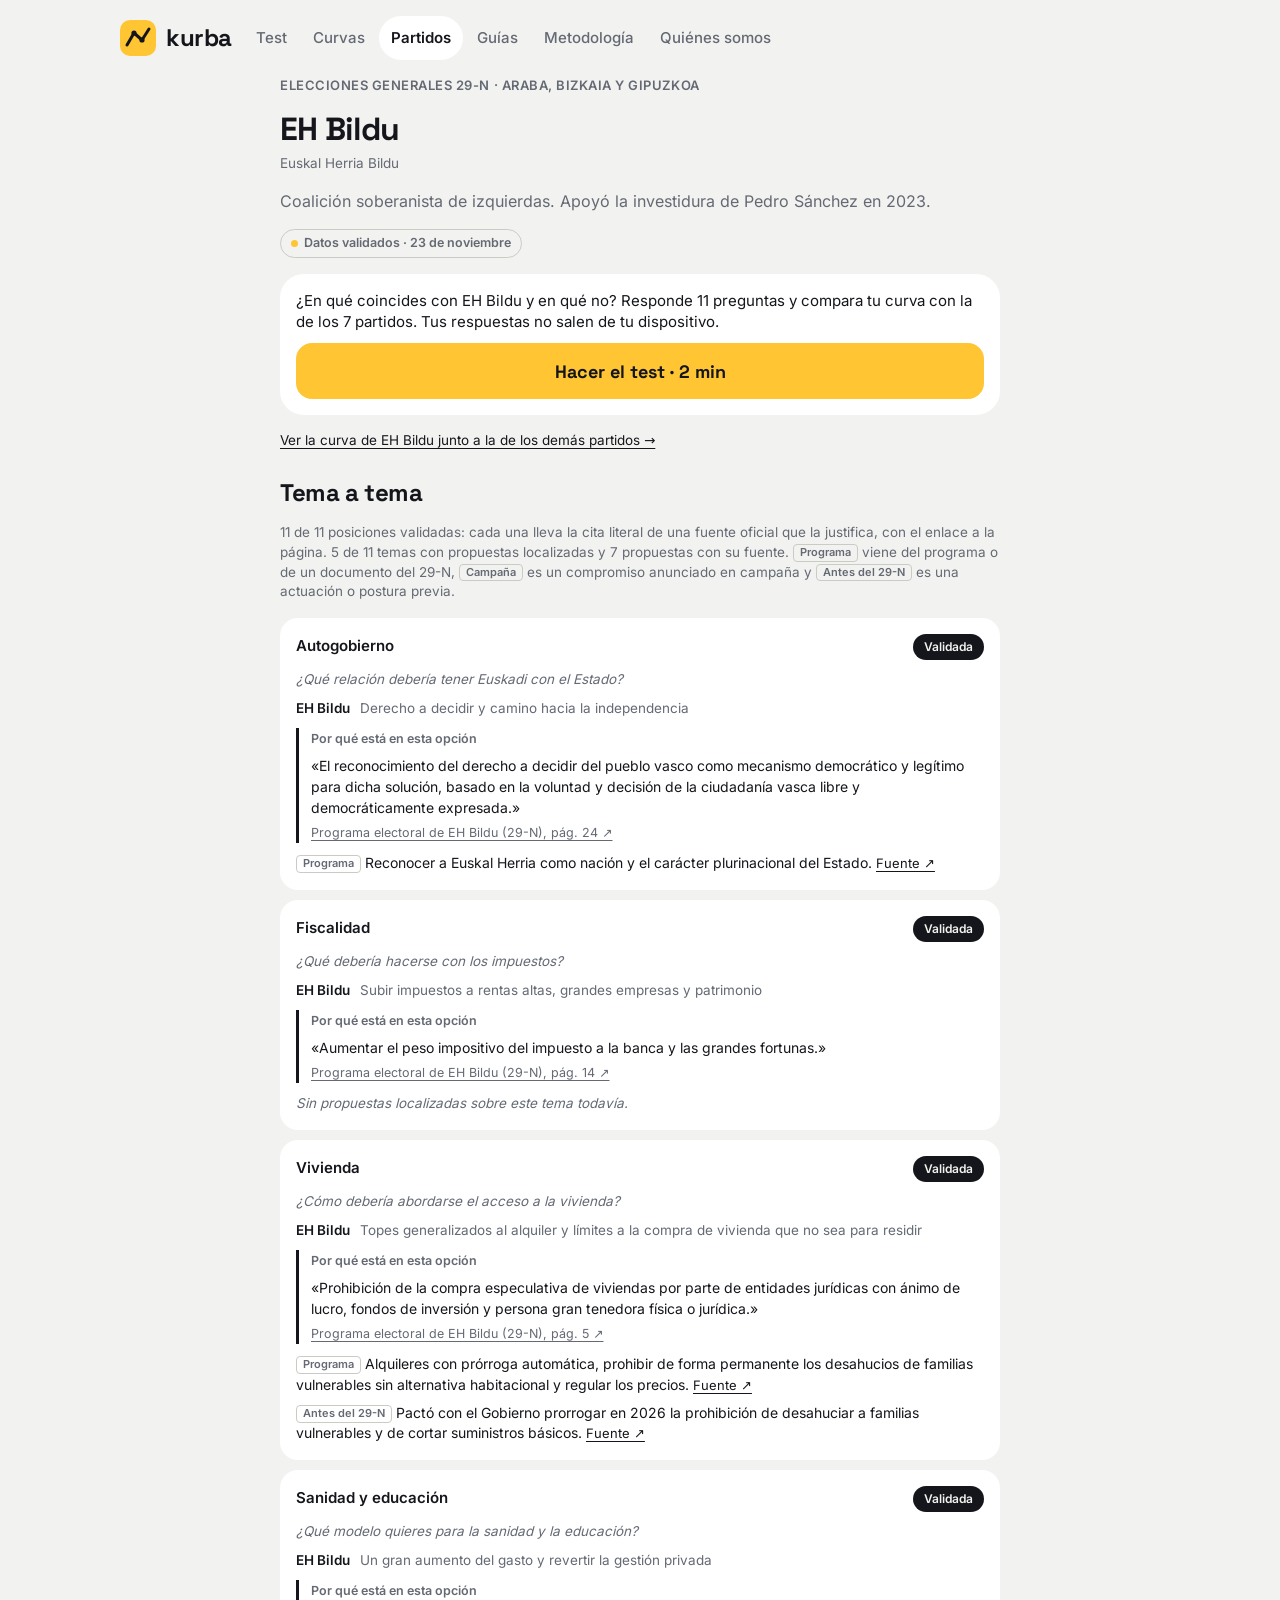
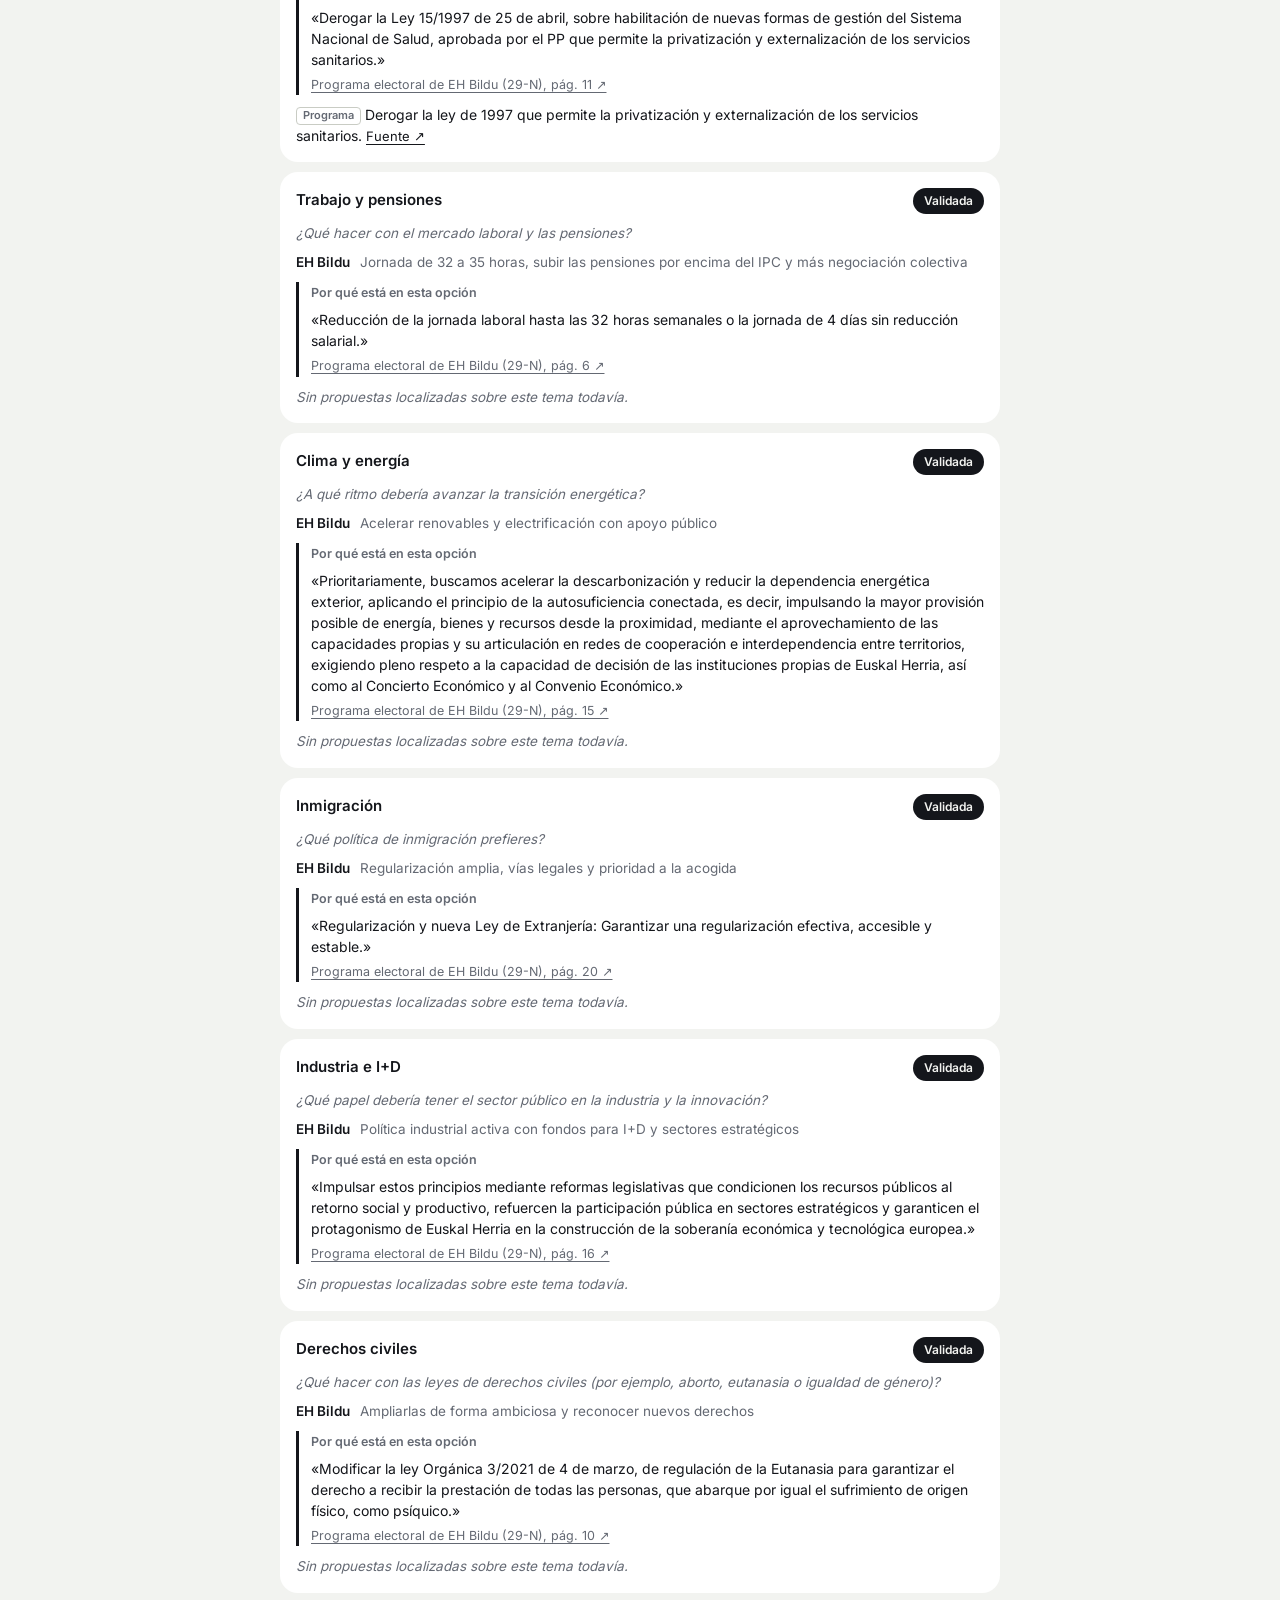
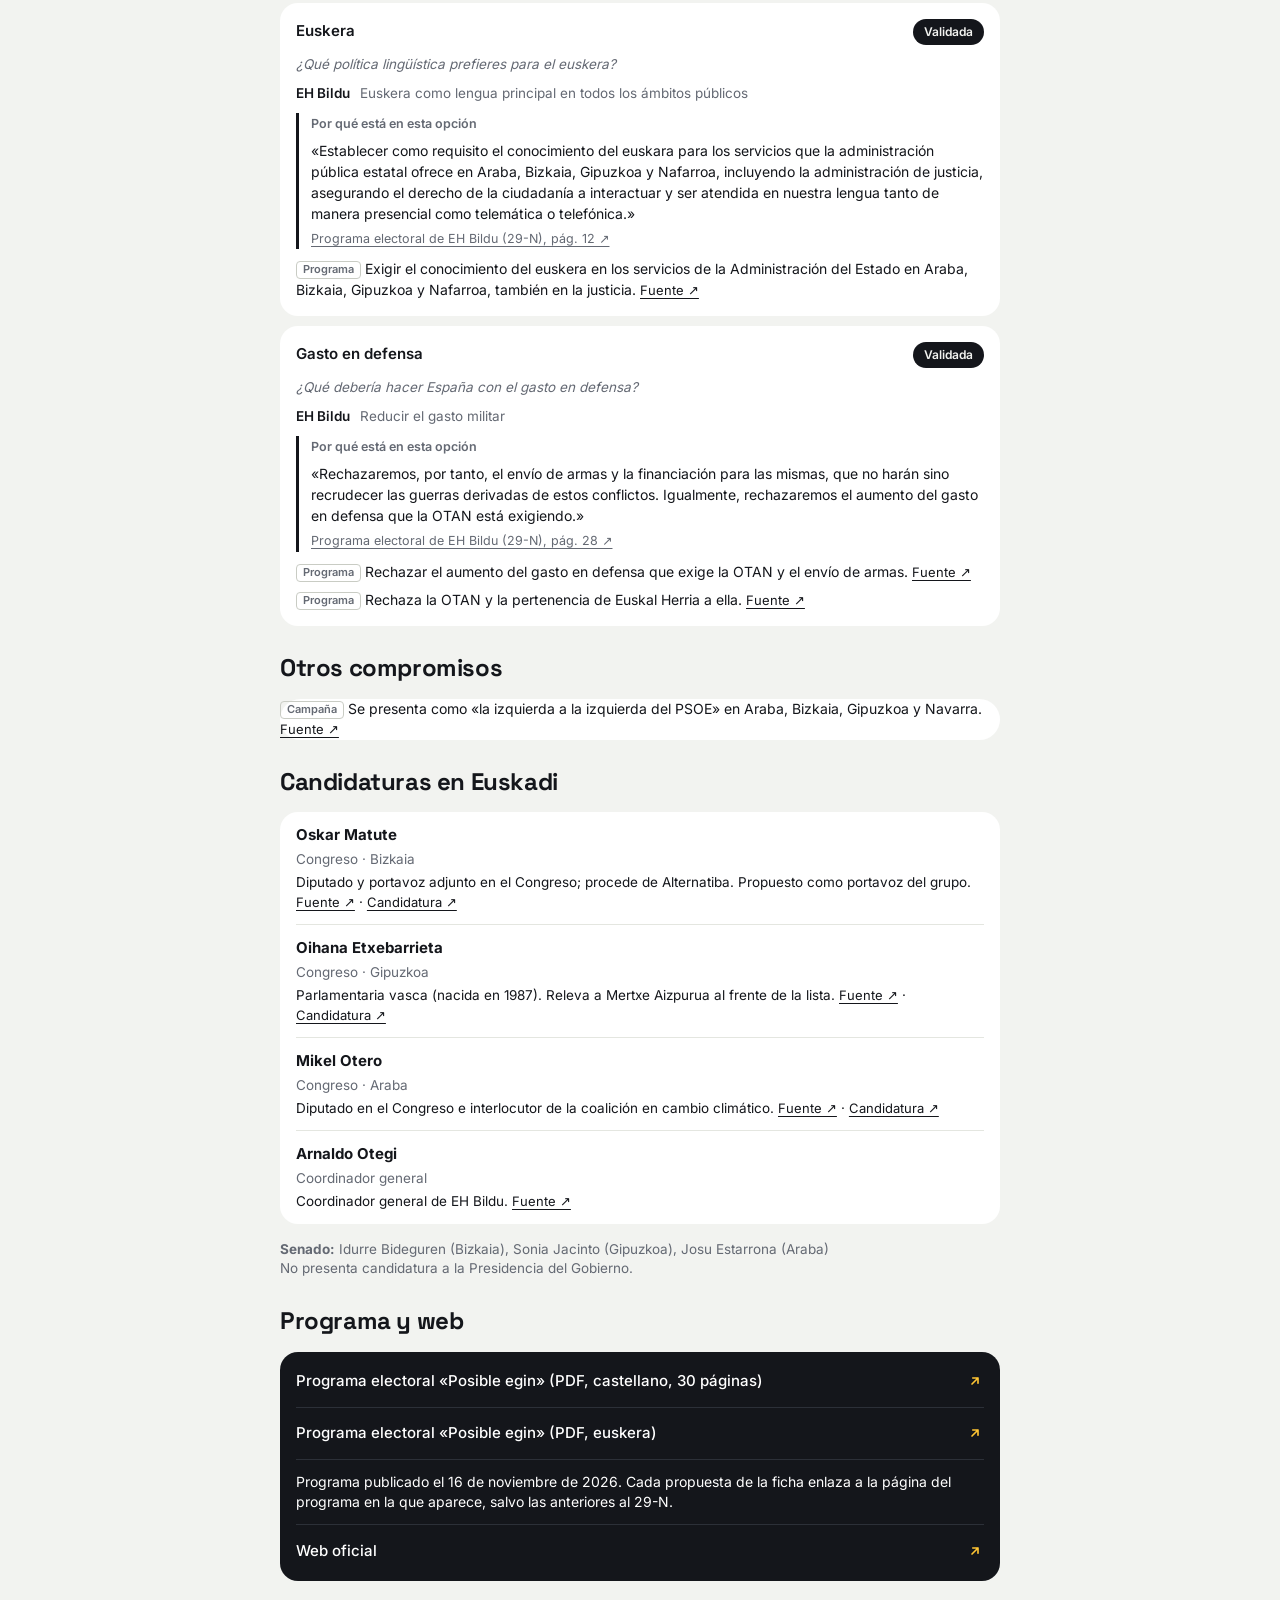
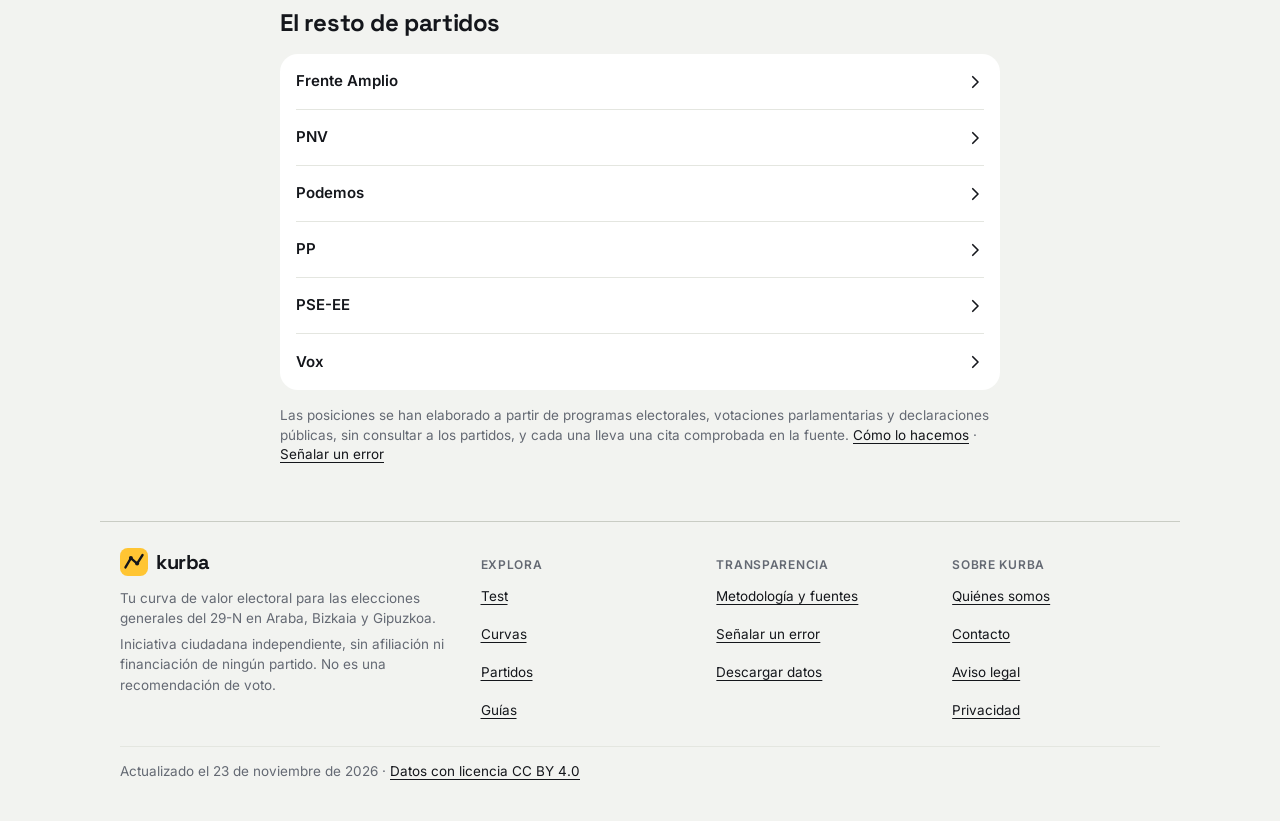
<file: partido/eh-bildu/index.html>
<!doctype html>
<html lang="es">
<head>
  <meta charset="utf-8">
  <meta name="viewport" content="width=device-width, initial-scale=1">
  <meta http-equiv="Content-Security-Policy" content="default-src 'self'; script-src 'self'; style-src 'self' 'unsafe-inline'; img-src 'self' data: https://*.goatcounter.com; font-src 'self'; connect-src 'self' https://*.goatcounter.com; base-uri 'self'; form-action 'none'; object-src 'none'">
  <meta name="referrer" content="strict-origin-when-cross-origin">
  <title>EH Bildu: qué propone en Euskadi para el 29-N · Kurba</title>
  <meta name="description" content="Las posiciones de Euskal Herria Bildu (EH Bildu) en 11 temas para las elecciones generales del 29-N en Araba, Bizkaia y Gipuzkoa: 7 propuestas con su fuente, candidaturas y programa.">
  <meta name="theme-color" content="#F2F3F0" media="(prefers-color-scheme: light)">
  <meta name="theme-color" content="#121315" media="(prefers-color-scheme: dark)">
  <link rel="canonical" href="https://www.kurba29n.com/partido/eh-bildu/">
  <meta property="og:type" content="article">
  <meta property="og:site_name" content="Kurba">
  <meta property="og:locale" content="es_ES">
  <meta property="og:url" content="https://www.kurba29n.com/partido/eh-bildu/">
  <meta property="og:title" content="EH Bildu: qué propone en Euskadi para el 29-N · Kurba">
  <meta property="og:description" content="Las posiciones de Euskal Herria Bildu (EH Bildu) en 11 temas para las elecciones generales del 29-N en Araba, Bizkaia y Gipuzkoa: 7 propuestas con su fuente, candidaturas y programa.">
  <meta property="og:image" content="https://www.kurba29n.com/assets/og-image.png">
  <meta property="og:image:width" content="1200">
  <meta property="og:image:height" content="630">
  <meta property="og:image:alt" content="Kurba: tu curva de valor electoral para las generales del 29-N en Euskadi.">
  <meta name="twitter:card" content="summary_large_image">
  <meta name="twitter:title" content="EH Bildu: qué propone en Euskadi para el 29-N · Kurba">
  <meta name="twitter:description" content="Las posiciones de Euskal Herria Bildu (EH Bildu) en 11 temas para las elecciones generales del 29-N en Araba, Bizkaia y Gipuzkoa: 7 propuestas con su fuente, candidaturas y programa.">
  <meta name="twitter:image" content="https://www.kurba29n.com/assets/og-image.png">
  <link rel="icon" href="/assets/favicon.svg" type="image/svg+xml">
  <link rel="apple-touch-icon" href="/assets/apple-touch-icon.png">
  <link rel="manifest" href="/manifest.webmanifest">
  <link rel="preload" href="/assets/fonts/inter-latin-wght.woff2" as="font" type="font/woff2" crossorigin>
  <link rel="preload" href="/assets/fonts/space-grotesk-latin-700-normal.woff2" as="font" type="font/woff2" crossorigin>
  <link rel="stylesheet" href="/css/kurba.css?v=68ebc9e5">
  <script src="/js/analitica.js?v=a3a74498" defer></script>
  <script src="/js/estatica.js?v=35114ea6" defer data-gc="https://kurba29n.goatcounter.com/count"></script>
  <script type="application/ld+json">{"@context":"https://schema.org","@type":"WebPage","@id":"https://www.kurba29n.com/partido/eh-bildu/","url":"https://www.kurba29n.com/partido/eh-bildu/","name":"EH Bildu: qué propone en Euskadi para el 29-N","description":"Las posiciones de Euskal Herria Bildu (EH Bildu) en 11 temas para las elecciones generales del 29-N en Araba, Bizkaia y Gipuzkoa: 7 propuestas con su fuente, candidaturas y programa.","inLanguage":"es","isPartOf":{"@id":"https://www.kurba29n.com/#web"},"publisher":{"@id":"https://www.kurba29n.com/#organizacion"},"breadcrumb":{"@type":"BreadcrumbList","itemListElement":[{"@type":"ListItem","position":1,"name":"Kurba","item":"https://www.kurba29n.com/"},{"@type":"ListItem","position":2,"name":"EH Bildu: qué propone en Euskadi para el 29-N","item":"https://www.kurba29n.com/partido/eh-bildu/"}]},"about":{"@type":"PoliticalParty","name":"Euskal Herria Bildu","alternateName":"EH Bildu","url":"https://ehbildu.eus"}}</script>
</head>
<body class="estatica" data-pantalla="s-met">
<a class="skip" href="#contenido">Saltar al contenido</a>
<header class="top">
 <div class="top-in">
  <a class="brand" href="/" aria-label="Kurba, ir al inicio">
    <svg width="36" height="36" viewBox="0 0 36 36" aria-hidden="true"><rect width="36" height="36" rx="10" fill="#FFC533"/><polyline points="7,25 14,13 22,20 29,9" fill="none" stroke="#14161B" stroke-width="3" stroke-linecap="round" stroke-linejoin="round"/><circle cx="14" cy="13" r="2.6" fill="#14161B"/><circle cx="22" cy="20" r="2.6" fill="#14161B"/></svg>
    <b>kurba</b>
  </a>
  <nav class="menu" aria-label="Principal">
    <a href="/#/test">Test</a>
    <a href="/#/curvas">Curvas</a>
    <a href="/#/fichas" aria-current="page">Partidos</a>
    <a href="/#/guias">Guías</a>
    <a href="/metodologia/">Metodología</a>
    <a href="/quienes-somos/">Quiénes somos</a>
  </nav>
 </div>
</header>
<main id="contenido" tabindex="-1">
<section class="stack">
<p class="kicker">Elecciones generales 29-N · Araba, Bizkaia y Gipuzkoa</p>
<h1>EH Bildu</h1>
<p class="small" style="margin-top:-8px">Euskal Herria Bildu</p>
<p class="lead">Coalición soberanista de izquierdas. Apoyó la investidura de Pedro Sánchez en 2023.</p>
<a class="estado" href="/metodologia/">Datos validados · 23 de noviembre</a>
<div class="card stack cta-estatica" style="gap:10px"><p>¿En qué coincides con EH Bildu y en qué no? Responde 11 preguntas y compara tu curva con la de los 7 partidos. Tus respuestas no salen de tu dispositivo.</p><a class="btn acc" href="/#/test">Hacer el test · 2 min</a></div>
<p class="small"><a href="/#/partido/eh-bildu">Ver la curva de EH Bildu junto a la de los demás partidos →</a></p>
<h2>Tema a tema</h2>
<p class="small">11 de 11 posiciones validadas: cada una lleva la cita literal de una fuente oficial que la justifica, con el enlace a la página. 5 de 11 temas con propuestas localizadas y 7 propuestas con su fuente. <span class="tag">Programa</span> viene del programa o de un documento del 29-N, <span class="tag">Campaña</span> es un compromiso anunciado en campaña y <span class="tag">Antes del 29-N</span> es una actuación o postura previa.</p>
<div class="stack" style="gap:10px">
<div class="tcard">
  <div class="th"><h3 class="tn">Autogobierno</h3><span class="pill good">Validada</span></div>
  <p class="small"><em>¿Qué relación debería tener Euskadi con el Estado?</em></p>
  <div class="tv"><b>EH Bildu</b><span>Derecho a decidir y camino hacia la independencia</span></div>
  <div class="cita"><p class="cita-h">Por qué está en esta opción</p><blockquote>«El reconocimiento del derecho a decidir del pueblo vasco como mecanismo democrático y legítimo para dicha solución, basado en la voluntad y decisión de la ciudadanía vasca libre y democráticamente expresada.»</blockquote><p class="cita-f"><a href="https://posibleegin.ehbildu.eus/wp-content/uploads/2026/11/PROGRAMA-CAS.pdf#page=24" target="_blank" rel="noopener">Programa electoral de EH Bildu (29-N), pág. 24 ↗</a></p></div>
  <ul class="pts"><li><span class="tag">Programa</span> Reconocer a Euskal Herria como nación y el carácter plurinacional del Estado. <a href="https://posibleegin.ehbildu.eus/wp-content/uploads/2026/11/PROGRAMA-CAS.pdf#page=23" title="Programa electoral de EH Bildu (29-N), pág. 23" target="_blank" rel="noopener">Fuente ↗</a></li></ul>
</div>
<div class="tcard">
  <div class="th"><h3 class="tn">Fiscalidad</h3><span class="pill good">Validada</span></div>
  <p class="small"><em>¿Qué debería hacerse con los impuestos?</em></p>
  <div class="tv"><b>EH Bildu</b><span>Subir impuestos a rentas altas, grandes empresas y patrimonio</span></div>
  <div class="cita"><p class="cita-h">Por qué está en esta opción</p><blockquote>«Aumentar el peso impositivo del impuesto a la banca y las grandes fortunas.»</blockquote><p class="cita-f"><a href="https://posibleegin.ehbildu.eus/wp-content/uploads/2026/11/PROGRAMA-CAS.pdf#page=14" target="_blank" rel="noopener">Programa electoral de EH Bildu (29-N), pág. 14 ↗</a></p></div>
  <p class="none">Sin propuestas localizadas sobre este tema todavía.</p>
</div>
<div class="tcard">
  <div class="th"><h3 class="tn">Vivienda</h3><span class="pill good">Validada</span></div>
  <p class="small"><em>¿Cómo debería abordarse el acceso a la vivienda?</em></p>
  <div class="tv"><b>EH Bildu</b><span>Topes generalizados al alquiler y límites a la compra de vivienda que no sea para residir</span></div>
  <div class="cita"><p class="cita-h">Por qué está en esta opción</p><blockquote>«Prohibición de la compra especulativa de viviendas por parte de entidades jurídicas con ánimo de lucro, fondos de inversión y persona gran tenedora física o jurídica.»</blockquote><p class="cita-f"><a href="https://posibleegin.ehbildu.eus/wp-content/uploads/2026/11/PROGRAMA-CAS.pdf#page=5" target="_blank" rel="noopener">Programa electoral de EH Bildu (29-N), pág. 5 ↗</a></p></div>
  <ul class="pts"><li><span class="tag">Programa</span> Alquileres con prórroga automática, prohibir de forma permanente los desahucios de familias vulnerables sin alternativa habitacional y regular los precios. <a href="https://posibleegin.ehbildu.eus/wp-content/uploads/2026/11/PROGRAMA-CAS.pdf#page=5" title="Programa electoral de EH Bildu (29-N), pág. 5" target="_blank" rel="noopener">Fuente ↗</a></li><li><span class="tag">Antes del 29-N</span> Pactó con el Gobierno prorrogar en 2026 la prohibición de desahuciar a familias vulnerables y de cortar suministros básicos. <a href="https://orain.eus/en/politika/2025/12/22/eh-bildu-has-agreed-with-the-spanish-government-to-extend-the-social-shield-throughout-2026/" title="Orain: EH Bildu pacta prorrogar el escudo social en 2026" target="_blank" rel="noopener">Fuente ↗</a></li></ul>
</div>
<div class="tcard">
  <div class="th"><h3 class="tn">Sanidad y educación</h3><span class="pill good">Validada</span></div>
  <p class="small"><em>¿Qué modelo quieres para la sanidad y la educación?</em></p>
  <div class="tv"><b>EH Bildu</b><span>Un gran aumento del gasto y revertir la gestión privada</span></div>
  <div class="cita"><p class="cita-h">Por qué está en esta opción</p><blockquote>«Derogar la Ley 15/1997 de 25 de abril, sobre habilitación de nuevas formas de gestión del Sistema Nacional de Salud, aprobada por el PP que permite la privatización y externalización de los servicios sanitarios.»</blockquote><p class="cita-f"><a href="https://posibleegin.ehbildu.eus/wp-content/uploads/2026/11/PROGRAMA-CAS.pdf#page=11" target="_blank" rel="noopener">Programa electoral de EH Bildu (29-N), pág. 11 ↗</a></p></div>
  <ul class="pts"><li><span class="tag">Programa</span> Derogar la ley de 1997 que permite la privatización y externalización de los servicios sanitarios. <a href="https://posibleegin.ehbildu.eus/wp-content/uploads/2026/11/PROGRAMA-CAS.pdf#page=11" title="Programa electoral de EH Bildu (29-N), pág. 11" target="_blank" rel="noopener">Fuente ↗</a></li></ul>
</div>
<div class="tcard">
  <div class="th"><h3 class="tn">Trabajo y pensiones</h3><span class="pill good">Validada</span></div>
  <p class="small"><em>¿Qué hacer con el mercado laboral y las pensiones?</em></p>
  <div class="tv"><b>EH Bildu</b><span>Jornada de 32 a 35 horas, subir las pensiones por encima del IPC y más negociación colectiva</span></div>
  <div class="cita"><p class="cita-h">Por qué está en esta opción</p><blockquote>«Reducción de la jornada laboral hasta las 32 horas semanales o la jornada de 4 días sin reducción salarial.»</blockquote><p class="cita-f"><a href="https://posibleegin.ehbildu.eus/wp-content/uploads/2026/11/PROGRAMA-CAS.pdf#page=6" target="_blank" rel="noopener">Programa electoral de EH Bildu (29-N), pág. 6 ↗</a></p></div>
  <p class="none">Sin propuestas localizadas sobre este tema todavía.</p>
</div>
<div class="tcard">
  <div class="th"><h3 class="tn">Clima y energía</h3><span class="pill good">Validada</span></div>
  <p class="small"><em>¿A qué ritmo debería avanzar la transición energética?</em></p>
  <div class="tv"><b>EH Bildu</b><span>Acelerar renovables y electrificación con apoyo público</span></div>
  <div class="cita"><p class="cita-h">Por qué está en esta opción</p><blockquote>«Prioritariamente, buscamos acelerar la descarbonización y reducir la dependencia energética exterior, aplicando el principio de la autosuficiencia conectada, es decir, impulsando la mayor provisión posible de energía, bienes y recursos desde la proximidad, mediante el aprovechamiento de las capacidades propias y su articulación en redes de cooperación e interdependencia entre territorios, exigiendo pleno respeto a la capacidad de decisión de las instituciones propias de Euskal Herria, así como al Concierto Económico y al Convenio Económico.»</blockquote><p class="cita-f"><a href="https://posibleegin.ehbildu.eus/wp-content/uploads/2026/11/PROGRAMA-CAS.pdf#page=15" target="_blank" rel="noopener">Programa electoral de EH Bildu (29-N), pág. 15 ↗</a></p></div>
  <p class="none">Sin propuestas localizadas sobre este tema todavía.</p>
</div>
<div class="tcard">
  <div class="th"><h3 class="tn">Inmigración</h3><span class="pill good">Validada</span></div>
  <p class="small"><em>¿Qué política de inmigración prefieres?</em></p>
  <div class="tv"><b>EH Bildu</b><span>Regularización amplia, vías legales y prioridad a la acogida</span></div>
  <div class="cita"><p class="cita-h">Por qué está en esta opción</p><blockquote>«Regularización y nueva Ley de Extranjería: Garantizar una regularización efectiva, accesible y estable.»</blockquote><p class="cita-f"><a href="https://posibleegin.ehbildu.eus/wp-content/uploads/2026/11/PROGRAMA-CAS.pdf#page=20" target="_blank" rel="noopener">Programa electoral de EH Bildu (29-N), pág. 20 ↗</a></p></div>
  <p class="none">Sin propuestas localizadas sobre este tema todavía.</p>
</div>
<div class="tcard">
  <div class="th"><h3 class="tn">Industria e I+D</h3><span class="pill good">Validada</span></div>
  <p class="small"><em>¿Qué papel debería tener el sector público en la industria y la innovación?</em></p>
  <div class="tv"><b>EH Bildu</b><span>Política industrial activa con fondos para I+D y sectores estratégicos</span></div>
  <div class="cita"><p class="cita-h">Por qué está en esta opción</p><blockquote>«Impulsar estos principios mediante reformas legislativas que condicionen los recursos públicos al retorno social y productivo, refuercen la participación pública en sectores estratégicos y garanticen el protagonismo de Euskal Herria en la construcción de la soberanía económica y tecnológica europea.»</blockquote><p class="cita-f"><a href="https://posibleegin.ehbildu.eus/wp-content/uploads/2026/11/PROGRAMA-CAS.pdf#page=16" target="_blank" rel="noopener">Programa electoral de EH Bildu (29-N), pág. 16 ↗</a></p></div>
  <p class="none">Sin propuestas localizadas sobre este tema todavía.</p>
</div>
<div class="tcard">
  <div class="th"><h3 class="tn">Derechos civiles</h3><span class="pill good">Validada</span></div>
  <p class="small"><em>¿Qué hacer con las leyes de derechos civiles (por ejemplo, aborto, eutanasia o igualdad de género)?</em></p>
  <div class="tv"><b>EH Bildu</b><span>Ampliarlas de forma ambiciosa y reconocer nuevos derechos</span></div>
  <div class="cita"><p class="cita-h">Por qué está en esta opción</p><blockquote>«Modificar la ley Orgánica 3/2021 de 4 de marzo, de regulación de la Eutanasia para garantizar el derecho a recibir la prestación de todas las personas, que abarque por igual el sufrimiento de origen físico, como psíquico.»</blockquote><p class="cita-f"><a href="https://posibleegin.ehbildu.eus/wp-content/uploads/2026/11/PROGRAMA-CAS.pdf#page=10" target="_blank" rel="noopener">Programa electoral de EH Bildu (29-N), pág. 10 ↗</a></p></div>
  <p class="none">Sin propuestas localizadas sobre este tema todavía.</p>
</div>
<div class="tcard">
  <div class="th"><h3 class="tn">Euskera</h3><span class="pill good">Validada</span></div>
  <p class="small"><em>¿Qué política lingüística prefieres para el euskera?</em></p>
  <div class="tv"><b>EH Bildu</b><span>Euskera como lengua principal en todos los ámbitos públicos</span></div>
  <div class="cita"><p class="cita-h">Por qué está en esta opción</p><blockquote>«Establecer como requisito el conocimiento del euskara para los servicios que la administración pública estatal ofrece en Araba, Bizkaia, Gipuzkoa y Nafarroa, incluyendo la administración de justicia, asegurando el derecho de la ciudadanía a interactuar y ser atendida en nuestra lengua tanto de manera presencial como telemática o telefónica.»</blockquote><p class="cita-f"><a href="https://posibleegin.ehbildu.eus/wp-content/uploads/2026/11/PROGRAMA-CAS.pdf#page=12" target="_blank" rel="noopener">Programa electoral de EH Bildu (29-N), pág. 12 ↗</a></p></div>
  <ul class="pts"><li><span class="tag">Programa</span> Exigir el conocimiento del euskera en los servicios de la Administración del Estado en Araba, Bizkaia, Gipuzkoa y Nafarroa, también en la justicia. <a href="https://posibleegin.ehbildu.eus/wp-content/uploads/2026/11/PROGRAMA-CAS.pdf#page=12" title="Programa electoral de EH Bildu (29-N), pág. 12" target="_blank" rel="noopener">Fuente ↗</a></li></ul>
</div>
<div class="tcard">
  <div class="th"><h3 class="tn">Gasto en defensa</h3><span class="pill good">Validada</span></div>
  <p class="small"><em>¿Qué debería hacer España con el gasto en defensa?</em></p>
  <div class="tv"><b>EH Bildu</b><span>Reducir el gasto militar</span></div>
  <div class="cita"><p class="cita-h">Por qué está en esta opción</p><blockquote>«Rechazaremos, por tanto, el envío de armas y la financiación para las mismas, que no harán sino recrudecer las guerras derivadas de estos conflictos. Igualmente, rechazaremos el aumento del gasto en defensa que la OTAN está exigiendo.»</blockquote><p class="cita-f"><a href="https://posibleegin.ehbildu.eus/wp-content/uploads/2026/11/PROGRAMA-CAS.pdf#page=28" target="_blank" rel="noopener">Programa electoral de EH Bildu (29-N), pág. 28 ↗</a></p></div>
  <ul class="pts"><li><span class="tag">Programa</span> Rechazar el aumento del gasto en defensa que exige la OTAN y el envío de armas. <a href="https://posibleegin.ehbildu.eus/wp-content/uploads/2026/11/PROGRAMA-CAS.pdf#page=28" title="Programa electoral de EH Bildu (29-N), pág. 28" target="_blank" rel="noopener">Fuente ↗</a></li><li><span class="tag">Programa</span> Rechaza la OTAN y la pertenencia de Euskal Herria a ella. <a href="https://posibleegin.ehbildu.eus/wp-content/uploads/2026/11/PROGRAMA-CAS.pdf#page=28" title="Programa electoral de EH Bildu (29-N), pág. 28" target="_blank" rel="noopener">Fuente ↗</a></li></ul>
</div>
</div>
<h2>Otros compromisos</h2>
<ul class="pts card"><li><span class="tag">Campaña</span> Se presenta como «la izquierda a la izquierda del PSOE» en Araba, Bizkaia, Gipuzkoa y Navarra. <a href="https://www.moncloa.com/2026/10/19/eh-bildu-elecciones-generales-29n-2-3451602/" title="Moncloa.com: presentación de la candidatura de EH Bildu" target="_blank" rel="noopener">Fuente ↗</a></li></ul>
<h2>Candidaturas en Euskadi</h2>
<ul class="ppl list"><li><b>Oskar Matute</b><span class="role">Congreso · Bizkaia</span><span class="bio">Diputado y portavoz adjunto en el Congreso; procede de Alternatiba. Propuesto como portavoz del grupo. <a href="https://www.ondavasca.com/eh-bildu-se-lanza-a-por-el-voto-de-izquierda-con-matute-de-portavoz/" title="Onda Vasca: EH Bildu renueva sus listas" target="_blank" rel="noopener">Fuente ↗</a> · <a href="https://www.boe.es/boe/dias/2026/11/03/pdfs/BOE-A-2026-23103.pdf#page=44" title="BOE: candidaturas proclamadas al Congreso, Junta Electoral Provincial de Bizkaia (3 de noviembre)" target="_blank" rel="noopener">Candidatura ↗</a></span></li><li><b>Oihana Etxebarrieta</b><span class="role">Congreso · Gipuzkoa</span><span class="bio">Parlamentaria vasca (nacida en 1987). Releva a Mertxe Aizpurua al frente de la lista. <a href="https://www.ondavasca.com/eh-bildu-se-lanza-a-por-el-voto-de-izquierda-con-matute-de-portavoz/" title="Onda Vasca: EH Bildu renueva sus listas" target="_blank" rel="noopener">Fuente ↗</a> · <a href="https://www.boe.es/boe/dias/2026/11/03/pdfs/BOE-A-2026-23103.pdf#page=80" title="BOE: candidaturas proclamadas al Congreso, Junta Electoral Provincial de Gipuzkoa (3 de noviembre)" target="_blank" rel="noopener">Candidatura ↗</a></span></li><li><b>Mikel Otero</b><span class="role">Congreso · Araba</span><span class="bio">Diputado en el Congreso e interlocutor de la coalición en cambio climático. <a href="https://www.ondavasca.com/eh-bildu-se-lanza-a-por-el-voto-de-izquierda-con-matute-de-portavoz/" title="Onda Vasca: EH Bildu renueva sus listas" target="_blank" rel="noopener">Fuente ↗</a> · <a href="https://www.boe.es/boe/dias/2026/11/03/pdfs/BOE-A-2026-23103.pdf#page=14" title="BOE: candidaturas proclamadas al Congreso, Junta Electoral Provincial de Álava (3 de noviembre)" target="_blank" rel="noopener">Candidatura ↗</a></span></li><li><b>Arnaldo Otegi</b><span class="role">Coordinador general</span><span class="bio">Coordinador general de EH Bildu. <a href="https://www.moncloa.com/2026/10/19/eh-bildu-elecciones-generales-29n-2-3451602/" title="Moncloa.com: presentación de la candidatura de EH Bildu" target="_blank" rel="noopener">Fuente ↗</a></span></li></ul>
<p class="small"><b>Senado:</b> Idurre Bideguren (Bizkaia), Sonia Jacinto (Gipuzkoa), Josu Estarrona (Araba)<br>No presenta candidatura a la Presidencia del Gobierno.</p>
<h2>Programa y web</h2>
<div class="darklist"><a href="https://posibleegin.ehbildu.eus/wp-content/uploads/2026/11/PROGRAMA-CAS.pdf" target="_blank" rel="noopener"><span>Programa electoral «Posible egin» (PDF, castellano, 30 páginas)</span><svg width="18" height="18" viewBox="0 0 24 24" fill="none" stroke-width="2.2" stroke-linecap="round" stroke-linejoin="round" aria-hidden="true"><path d="M8 16L16 8M9 8h7v7"/></svg></a><a href="https://posibleegin.ehbildu.eus/wp-content/uploads/2026/11/PROGRAMA-EUS.pdf" target="_blank" rel="noopener"><span>Programa electoral «Posible egin» (PDF, euskera)</span><svg width="18" height="18" viewBox="0 0 24 24" fill="none" stroke-width="2.2" stroke-linecap="round" stroke-linejoin="round" aria-hidden="true"><path d="M8 16L16 8M9 8h7v7"/></svg></a><p>Programa publicado el 16 de noviembre de 2026. Cada propuesta de la ficha enlaza a la página del programa en la que aparece, salvo las anteriores al 29-N.</p><a href="https://ehbildu.eus" target="_blank" rel="noopener"><span>Web oficial</span><svg width="18" height="18" viewBox="0 0 24 24" fill="none" stroke-width="2.2" stroke-linecap="round" stroke-linejoin="round" aria-hidden="true"><path d="M8 16L16 8M9 8h7v7"/></svg></a></div>
<h2>El resto de partidos</h2>
<nav class="list others" aria-label="Fichas del resto de partidos"><a href="/partido/frente-amplio/"><span class="on">Frente Amplio</span><svg class="ch" width="18" height="18" viewBox="0 0 24 24" fill="none" stroke-width="2.2" stroke-linecap="round" stroke-linejoin="round" aria-hidden="true"><path d="M9 5l7 7-7 7"/></svg></a><a href="/partido/pnv/"><span class="on">PNV</span><svg class="ch" width="18" height="18" viewBox="0 0 24 24" fill="none" stroke-width="2.2" stroke-linecap="round" stroke-linejoin="round" aria-hidden="true"><path d="M9 5l7 7-7 7"/></svg></a><a href="/partido/podemos/"><span class="on">Podemos</span><svg class="ch" width="18" height="18" viewBox="0 0 24 24" fill="none" stroke-width="2.2" stroke-linecap="round" stroke-linejoin="round" aria-hidden="true"><path d="M9 5l7 7-7 7"/></svg></a><a href="/partido/pp/"><span class="on">PP</span><svg class="ch" width="18" height="18" viewBox="0 0 24 24" fill="none" stroke-width="2.2" stroke-linecap="round" stroke-linejoin="round" aria-hidden="true"><path d="M9 5l7 7-7 7"/></svg></a><a href="/partido/pse-ee/"><span class="on">PSE-EE</span><svg class="ch" width="18" height="18" viewBox="0 0 24 24" fill="none" stroke-width="2.2" stroke-linecap="round" stroke-linejoin="round" aria-hidden="true"><path d="M9 5l7 7-7 7"/></svg></a><a href="/partido/vox/"><span class="on">Vox</span><svg class="ch" width="18" height="18" viewBox="0 0 24 24" fill="none" stroke-width="2.2" stroke-linecap="round" stroke-linejoin="round" aria-hidden="true"><path d="M9 5l7 7-7 7"/></svg></a></nav>
<p class="small">Las posiciones se han elaborado a partir de programas electorales, votaciones parlamentarias y declaraciones públicas, sin consultar a los partidos, y cada una lleva una cita comprobada en la fuente. <a href="/metodologia/">Cómo lo hacemos</a> · <a href="/metodologia/#correcciones">Señalar un error</a></p>
</section>
</main>
<footer class="pie">
 <div class="pie-in">
  <div class="pie-col pie-kurba">
    <a class="pie-brand" href="/" aria-label="Kurba, ir al inicio"><svg width="28" height="28" viewBox="0 0 36 36" aria-hidden="true"><rect width="36" height="36" rx="10" fill="#FFC533"/><polyline points="7,25 14,13 22,20 29,9" fill="none" stroke="#14161B" stroke-width="3" stroke-linecap="round" stroke-linejoin="round"/><circle cx="14" cy="13" r="2.6" fill="#14161B"/><circle cx="22" cy="20" r="2.6" fill="#14161B"/></svg><b>kurba</b></a>
    <p>Tu curva de valor electoral para las elecciones generales del 29-N en Araba, Bizkaia y Gipuzkoa.</p>
    <p>Iniciativa ciudadana independiente, sin afiliación ni financiación de ningún partido. No es una recomendación de voto.</p>
  </div>
  <nav class="pie-col" aria-labelledby="pie-h1">
    <h2 class="pie-h" id="pie-h1">Explora</h2>
    <a href="/#/test">Test</a>
    <a href="/#/curvas">Curvas</a>
    <a href="/#/fichas">Partidos</a>
    <a href="/#/guias">Guías</a>
  </nav>
  <nav class="pie-col" aria-labelledby="pie-h2">
    <h2 class="pie-h" id="pie-h2">Transparencia</h2>
    <a href="/metodologia/">Metodología y fuentes</a>
    <a href="/metodologia/#correcciones">Señalar un error</a>
    <a href="/data/codificacion.csv" download>Descargar datos</a>
  </nav>
  <nav class="pie-col" aria-labelledby="pie-h3">
    <h2 class="pie-h" id="pie-h3">Sobre Kurba</h2>
    <a href="/quienes-somos/">Quiénes somos</a>
    <a href="/quienes-somos/#contacto">Contacto</a>
    <a href="/aviso-legal/">Aviso legal</a>
    <a href="/privacidad/">Privacidad</a>
  </nav>
 </div>
 <p class="pie-fin">Actualizado el 23 de noviembre de 2026 · <a href="/aviso-legal/">Datos con licencia CC BY 4.0</a></p>
</footer>
</body>
</html>
</file>
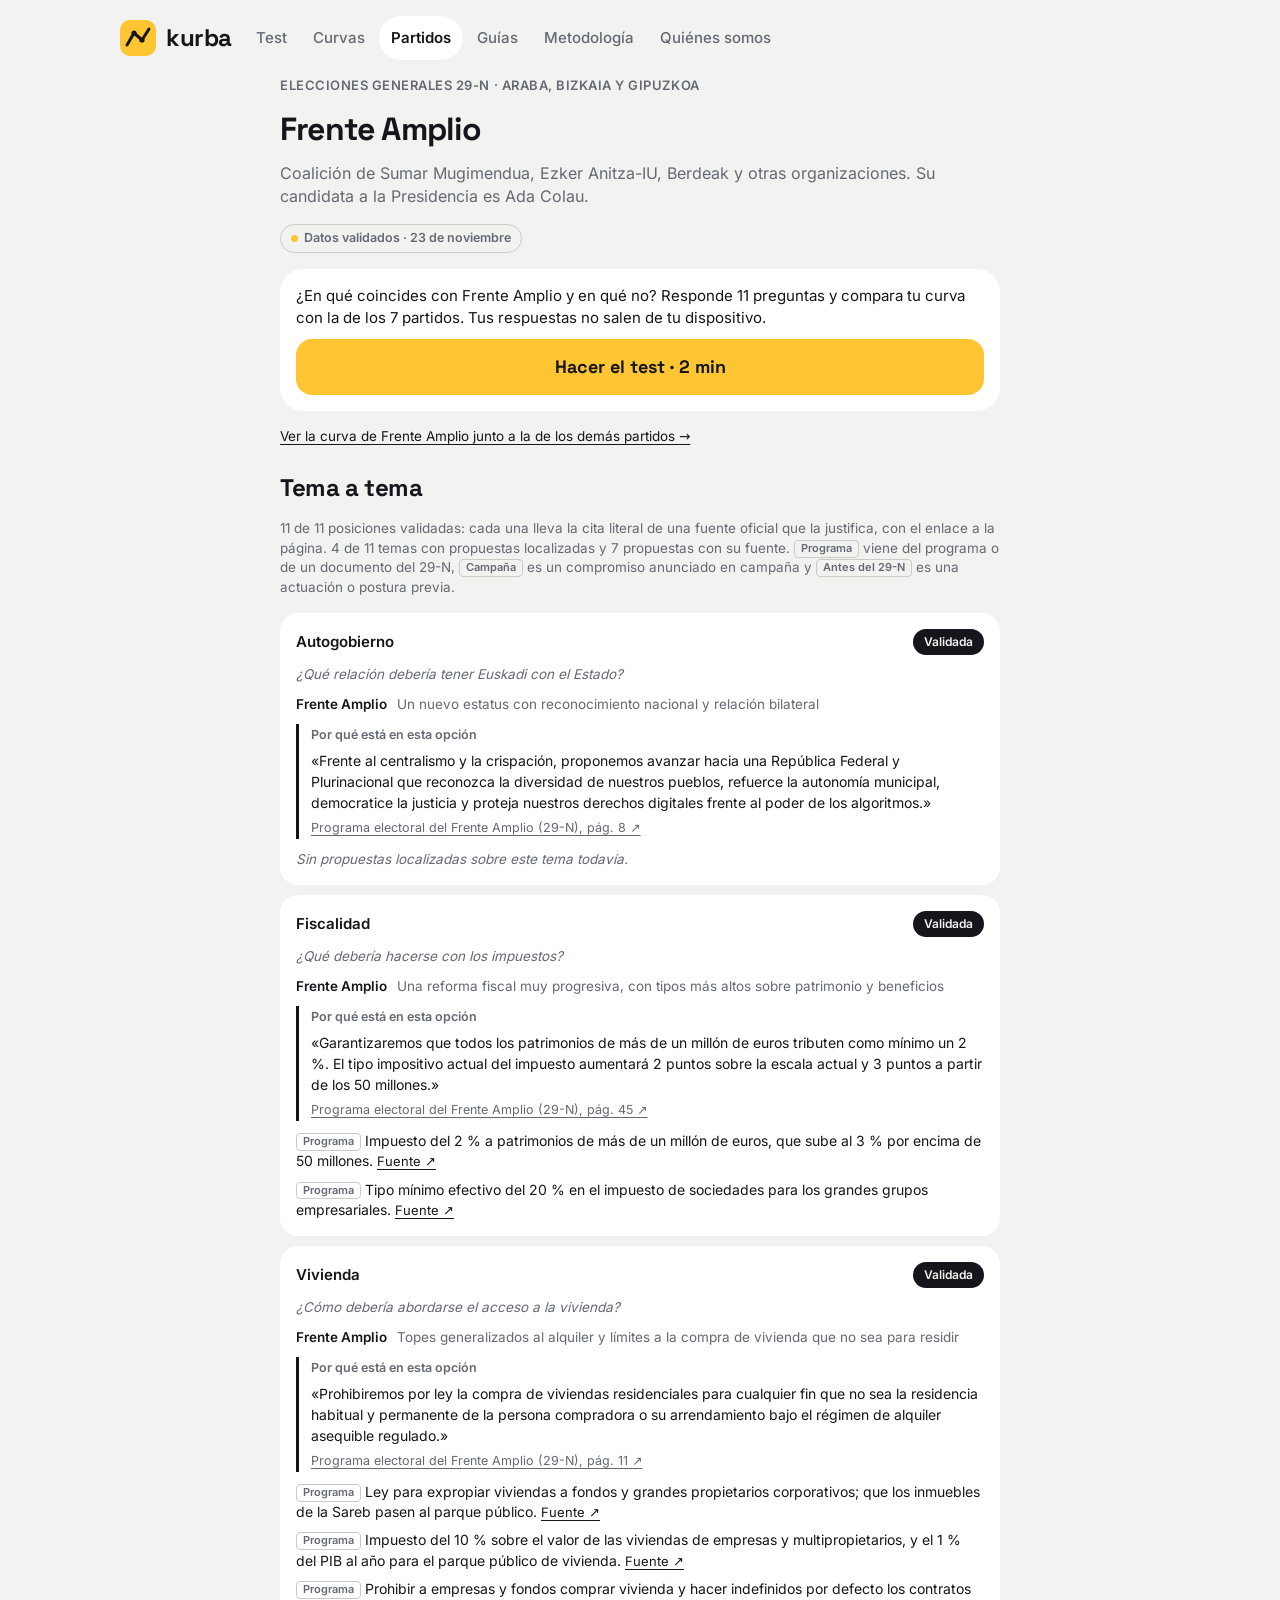
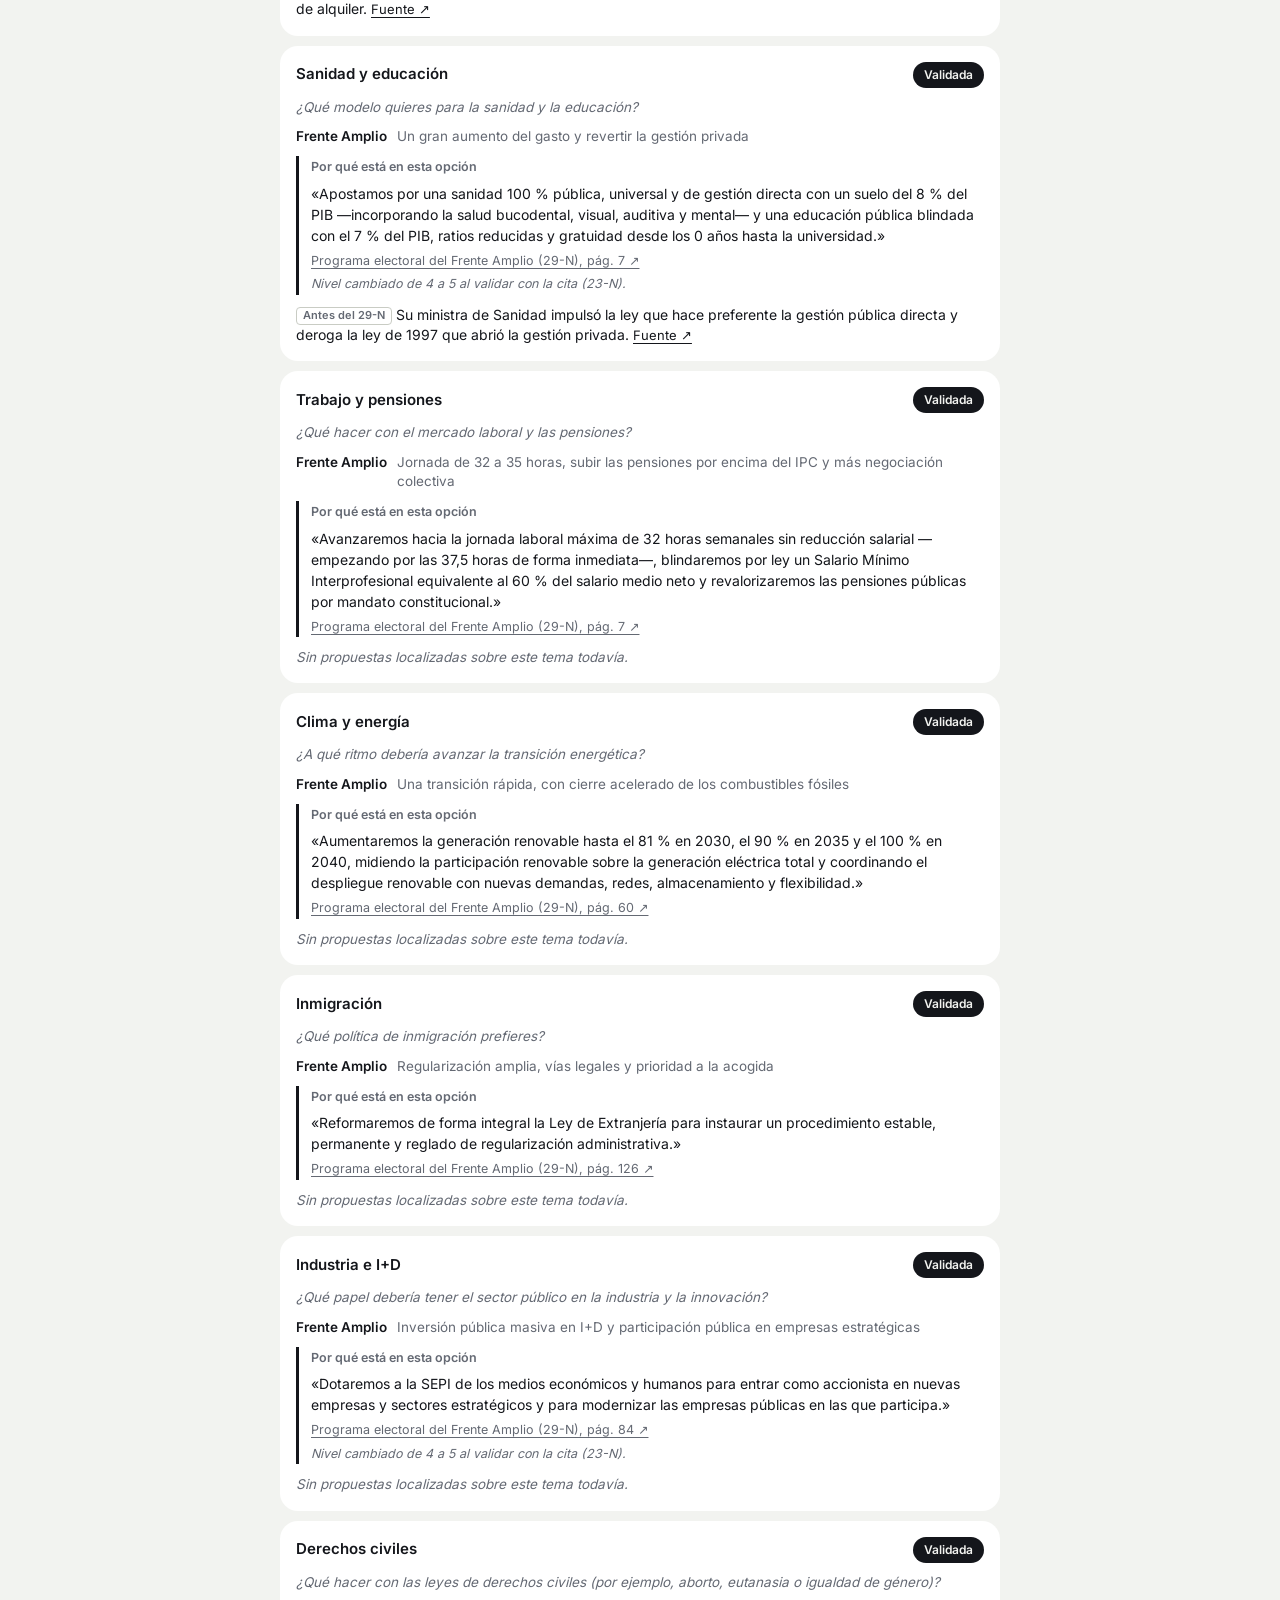
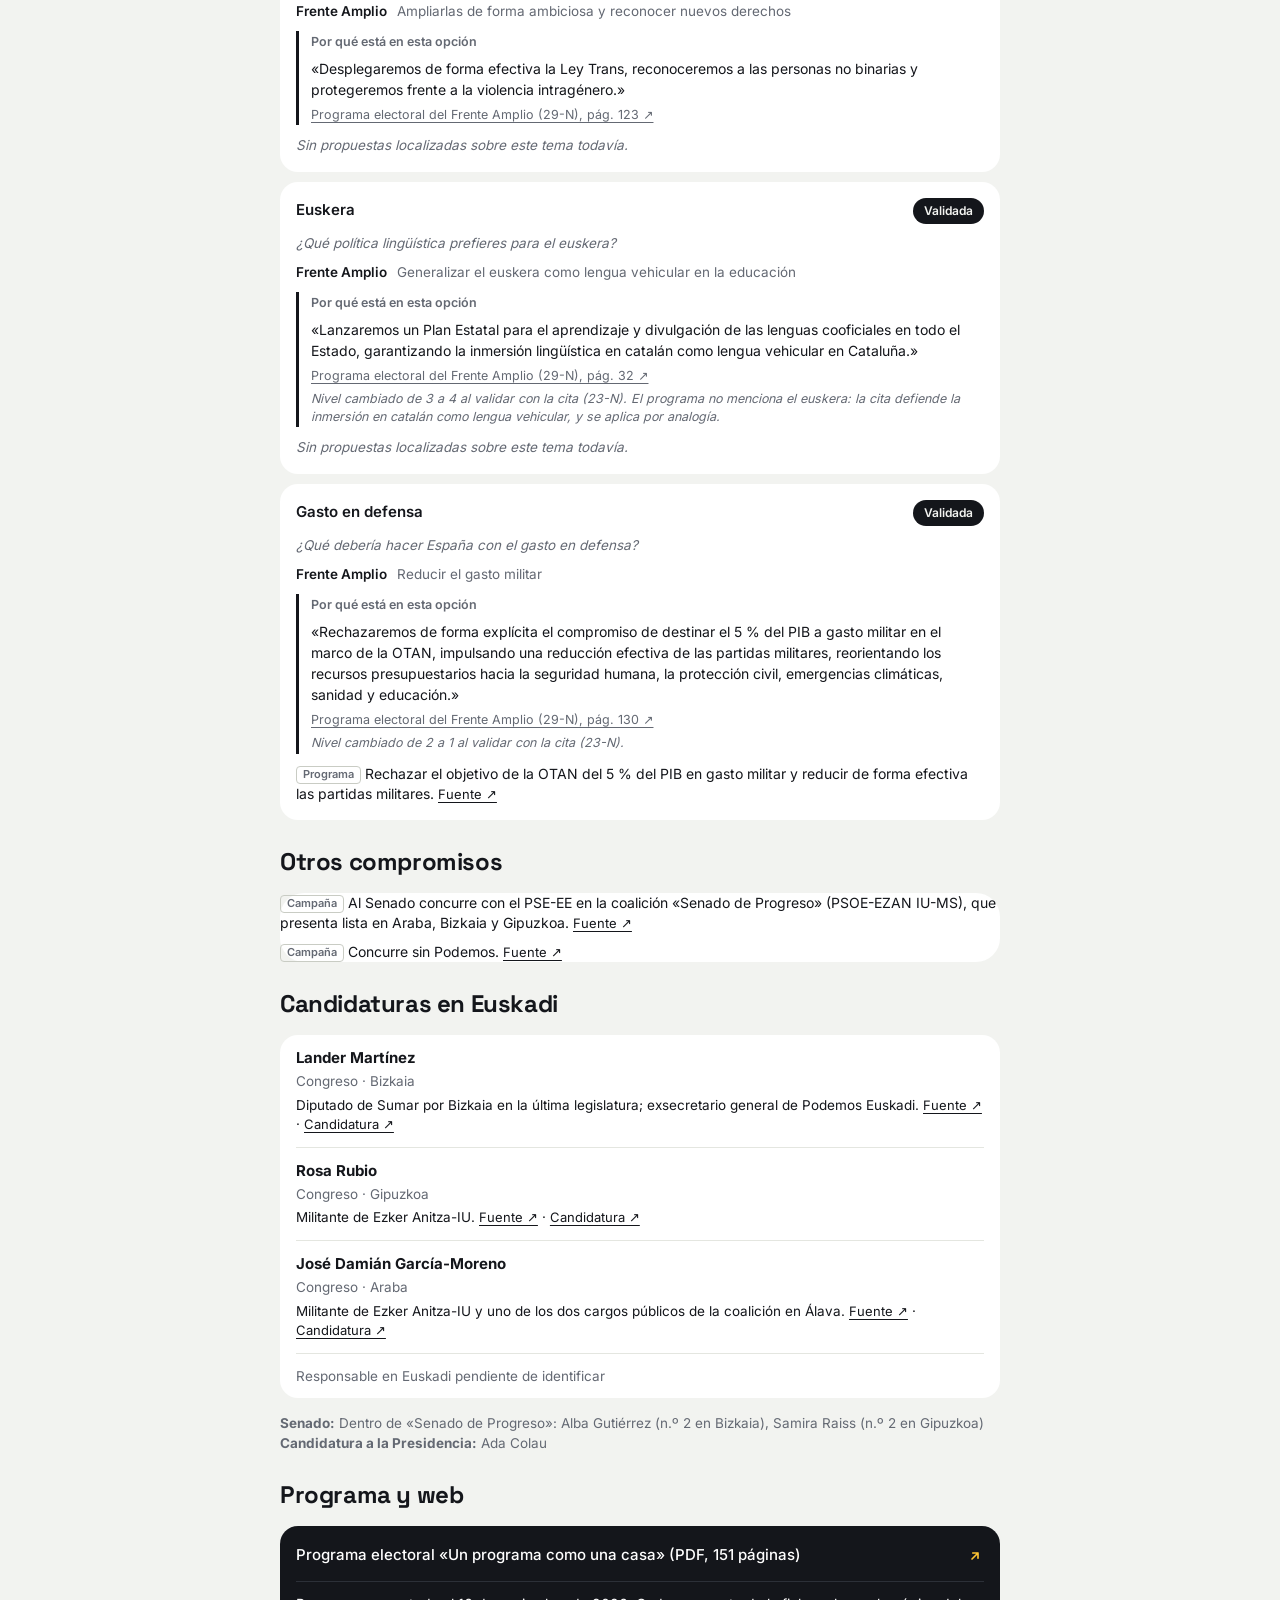
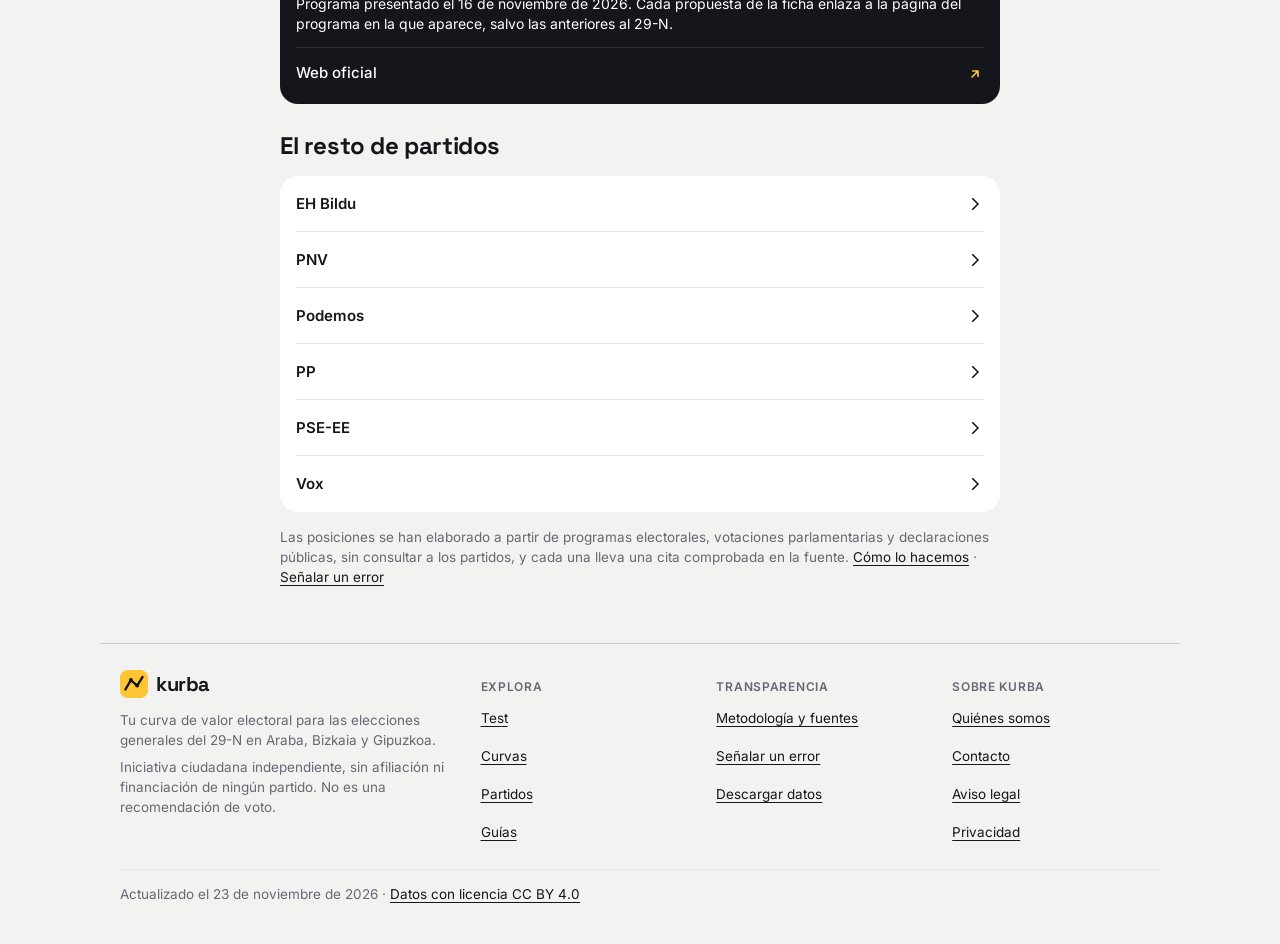
<file: partido/frente-amplio/index.html>
<!doctype html>
<html lang="es">
<head>
  <meta charset="utf-8">
  <meta name="viewport" content="width=device-width, initial-scale=1">
  <meta http-equiv="Content-Security-Policy" content="default-src 'self'; script-src 'self'; style-src 'self' 'unsafe-inline'; img-src 'self' data: https://*.goatcounter.com; font-src 'self'; connect-src 'self' https://*.goatcounter.com; base-uri 'self'; form-action 'none'; object-src 'none'">
  <meta name="referrer" content="strict-origin-when-cross-origin">
  <title>Frente Amplio: qué propone en Euskadi para el 29-N · Kurba</title>
  <meta name="description" content="Las posiciones de Frente Amplio (Frente Amplio) en 11 temas para las elecciones generales del 29-N en Araba, Bizkaia y Gipuzkoa: 7 propuestas con su fuente, candidaturas y programa.">
  <meta name="theme-color" content="#F2F3F0" media="(prefers-color-scheme: light)">
  <meta name="theme-color" content="#121315" media="(prefers-color-scheme: dark)">
  <link rel="canonical" href="https://www.kurba29n.com/partido/frente-amplio/">
  <meta property="og:type" content="article">
  <meta property="og:site_name" content="Kurba">
  <meta property="og:locale" content="es_ES">
  <meta property="og:url" content="https://www.kurba29n.com/partido/frente-amplio/">
  <meta property="og:title" content="Frente Amplio: qué propone en Euskadi para el 29-N · Kurba">
  <meta property="og:description" content="Las posiciones de Frente Amplio (Frente Amplio) en 11 temas para las elecciones generales del 29-N en Araba, Bizkaia y Gipuzkoa: 7 propuestas con su fuente, candidaturas y programa.">
  <meta property="og:image" content="https://www.kurba29n.com/assets/og-image.png">
  <meta property="og:image:width" content="1200">
  <meta property="og:image:height" content="630">
  <meta property="og:image:alt" content="Kurba: tu curva de valor electoral para las generales del 29-N en Euskadi.">
  <meta name="twitter:card" content="summary_large_image">
  <meta name="twitter:title" content="Frente Amplio: qué propone en Euskadi para el 29-N · Kurba">
  <meta name="twitter:description" content="Las posiciones de Frente Amplio (Frente Amplio) en 11 temas para las elecciones generales del 29-N en Araba, Bizkaia y Gipuzkoa: 7 propuestas con su fuente, candidaturas y programa.">
  <meta name="twitter:image" content="https://www.kurba29n.com/assets/og-image.png">
  <link rel="icon" href="/assets/favicon.svg" type="image/svg+xml">
  <link rel="apple-touch-icon" href="/assets/apple-touch-icon.png">
  <link rel="manifest" href="/manifest.webmanifest">
  <link rel="preload" href="/assets/fonts/inter-latin-wght.woff2" as="font" type="font/woff2" crossorigin>
  <link rel="preload" href="/assets/fonts/space-grotesk-latin-700-normal.woff2" as="font" type="font/woff2" crossorigin>
  <link rel="stylesheet" href="/css/kurba.css?v=68ebc9e5">
  <script src="/js/analitica.js?v=a3a74498" defer></script>
  <script src="/js/estatica.js?v=35114ea6" defer data-gc="https://kurba29n.goatcounter.com/count"></script>
  <script type="application/ld+json">{"@context":"https://schema.org","@type":"WebPage","@id":"https://www.kurba29n.com/partido/frente-amplio/","url":"https://www.kurba29n.com/partido/frente-amplio/","name":"Frente Amplio: qué propone en Euskadi para el 29-N","description":"Las posiciones de Frente Amplio (Frente Amplio) en 11 temas para las elecciones generales del 29-N en Araba, Bizkaia y Gipuzkoa: 7 propuestas con su fuente, candidaturas y programa.","inLanguage":"es","isPartOf":{"@id":"https://www.kurba29n.com/#web"},"publisher":{"@id":"https://www.kurba29n.com/#organizacion"},"breadcrumb":{"@type":"BreadcrumbList","itemListElement":[{"@type":"ListItem","position":1,"name":"Kurba","item":"https://www.kurba29n.com/"},{"@type":"ListItem","position":2,"name":"Frente Amplio: qué propone en Euskadi para el 29-N","item":"https://www.kurba29n.com/partido/frente-amplio/"}]},"about":{"@type":"PoliticalParty","name":"Frente Amplio","alternateName":"Frente Amplio","url":"https://frenteamplio.info"}}</script>
</head>
<body class="estatica" data-pantalla="s-met">
<a class="skip" href="#contenido">Saltar al contenido</a>
<header class="top">
 <div class="top-in">
  <a class="brand" href="/" aria-label="Kurba, ir al inicio">
    <svg width="36" height="36" viewBox="0 0 36 36" aria-hidden="true"><rect width="36" height="36" rx="10" fill="#FFC533"/><polyline points="7,25 14,13 22,20 29,9" fill="none" stroke="#14161B" stroke-width="3" stroke-linecap="round" stroke-linejoin="round"/><circle cx="14" cy="13" r="2.6" fill="#14161B"/><circle cx="22" cy="20" r="2.6" fill="#14161B"/></svg>
    <b>kurba</b>
  </a>
  <nav class="menu" aria-label="Principal">
    <a href="/#/test">Test</a>
    <a href="/#/curvas">Curvas</a>
    <a href="/#/fichas" aria-current="page">Partidos</a>
    <a href="/#/guias">Guías</a>
    <a href="/metodologia/">Metodología</a>
    <a href="/quienes-somos/">Quiénes somos</a>
  </nav>
 </div>
</header>
<main id="contenido" tabindex="-1">
<section class="stack">
<p class="kicker">Elecciones generales 29-N · Araba, Bizkaia y Gipuzkoa</p>
<h1>Frente Amplio</h1>

<p class="lead">Coalición de Sumar Mugimendua, Ezker Anitza-IU, Berdeak y otras organizaciones. Su candidata a la Presidencia es Ada Colau.</p>
<a class="estado" href="/metodologia/">Datos validados · 23 de noviembre</a>
<div class="card stack cta-estatica" style="gap:10px"><p>¿En qué coincides con Frente Amplio y en qué no? Responde 11 preguntas y compara tu curva con la de los 7 partidos. Tus respuestas no salen de tu dispositivo.</p><a class="btn acc" href="/#/test">Hacer el test · 2 min</a></div>
<p class="small"><a href="/#/partido/frente-amplio">Ver la curva de Frente Amplio junto a la de los demás partidos →</a></p>
<h2>Tema a tema</h2>
<p class="small">11 de 11 posiciones validadas: cada una lleva la cita literal de una fuente oficial que la justifica, con el enlace a la página. 4 de 11 temas con propuestas localizadas y 7 propuestas con su fuente. <span class="tag">Programa</span> viene del programa o de un documento del 29-N, <span class="tag">Campaña</span> es un compromiso anunciado en campaña y <span class="tag">Antes del 29-N</span> es una actuación o postura previa.</p>
<div class="stack" style="gap:10px">
<div class="tcard">
  <div class="th"><h3 class="tn">Autogobierno</h3><span class="pill good">Validada</span></div>
  <p class="small"><em>¿Qué relación debería tener Euskadi con el Estado?</em></p>
  <div class="tv"><b>Frente Amplio</b><span>Un nuevo estatus con reconocimiento nacional y relación bilateral</span></div>
  <div class="cita"><p class="cita-h">Por qué está en esta opción</p><blockquote>«Frente al centralismo y la crispación, proponemos avanzar hacia una República Federal y Plurinacional que reconozca la diversidad de nuestros pueblos, refuerce la autonomía municipal, democratice la justicia y proteja nuestros derechos digitales frente al poder de los algoritmos.»</blockquote><p class="cita-f"><a href="https://frenteamplio.info/pdf/ProgramaFrenteAmplio.pdf#page=8" target="_blank" rel="noopener">Programa electoral del Frente Amplio (29-N), pág. 8 ↗</a></p></div>
  <p class="none">Sin propuestas localizadas sobre este tema todavía.</p>
</div>
<div class="tcard">
  <div class="th"><h3 class="tn">Fiscalidad</h3><span class="pill good">Validada</span></div>
  <p class="small"><em>¿Qué debería hacerse con los impuestos?</em></p>
  <div class="tv"><b>Frente Amplio</b><span>Una reforma fiscal muy progresiva, con tipos más altos sobre patrimonio y beneficios</span></div>
  <div class="cita"><p class="cita-h">Por qué está en esta opción</p><blockquote>«Garantizaremos que todos los patrimonios de más de un millón de euros tributen como mínimo un 2 %. El tipo impositivo actual del impuesto aumentará 2 puntos sobre la escala actual y 3 puntos a partir de los 50 millones.»</blockquote><p class="cita-f"><a href="https://frenteamplio.info/pdf/ProgramaFrenteAmplio.pdf#page=45" target="_blank" rel="noopener">Programa electoral del Frente Amplio (29-N), pág. 45 ↗</a></p></div>
  <ul class="pts"><li><span class="tag">Programa</span> Impuesto del 2 % a patrimonios de más de un millón de euros, que sube al 3 % por encima de 50 millones. <a href="https://frenteamplio.info/pdf/ProgramaFrenteAmplio.pdf#page=45" title="Programa electoral del Frente Amplio (29-N), pág. 45" target="_blank" rel="noopener">Fuente ↗</a></li><li><span class="tag">Programa</span> Tipo mínimo efectivo del 20 % en el impuesto de sociedades para los grandes grupos empresariales. <a href="https://frenteamplio.info/pdf/ProgramaFrenteAmplio.pdf#page=44" title="Programa electoral del Frente Amplio (29-N), pág. 44" target="_blank" rel="noopener">Fuente ↗</a></li></ul>
</div>
<div class="tcard">
  <div class="th"><h3 class="tn">Vivienda</h3><span class="pill good">Validada</span></div>
  <p class="small"><em>¿Cómo debería abordarse el acceso a la vivienda?</em></p>
  <div class="tv"><b>Frente Amplio</b><span>Topes generalizados al alquiler y límites a la compra de vivienda que no sea para residir</span></div>
  <div class="cita"><p class="cita-h">Por qué está en esta opción</p><blockquote>«Prohibiremos por ley la compra de viviendas residenciales para cualquier fin que no sea la residencia habitual y permanente de la persona compradora o su arrendamiento bajo el régimen de alquiler asequible regulado.»</blockquote><p class="cita-f"><a href="https://frenteamplio.info/pdf/ProgramaFrenteAmplio.pdf#page=11" target="_blank" rel="noopener">Programa electoral del Frente Amplio (29-N), pág. 11 ↗</a></p></div>
  <ul class="pts"><li><span class="tag">Programa</span> Ley para expropiar viviendas a fondos y grandes propietarios corporativos; que los inmuebles de la Sareb pasen al parque público. <a href="https://frenteamplio.info/pdf/ProgramaFrenteAmplio.pdf#page=10" title="Programa electoral del Frente Amplio (29-N), pág. 10" target="_blank" rel="noopener">Fuente ↗</a></li><li><span class="tag">Programa</span> Impuesto del 10 % sobre el valor de las viviendas de empresas y multipropietarios, y el 1 % del PIB al año para el parque público de vivienda. <a href="https://frenteamplio.info/pdf/ProgramaFrenteAmplio.pdf#page=18" title="Programa electoral del Frente Amplio (29-N), págs. 10 y 18" target="_blank" rel="noopener">Fuente ↗</a></li><li><span class="tag">Programa</span> Prohibir a empresas y fondos comprar vivienda y hacer indefinidos por defecto los contratos de alquiler. <a href="https://frenteamplio.info/pdf/ProgramaFrenteAmplio.pdf#page=11" title="Programa electoral del Frente Amplio (29-N), págs. 11 y 14" target="_blank" rel="noopener">Fuente ↗</a></li></ul>
</div>
<div class="tcard">
  <div class="th"><h3 class="tn">Sanidad y educación</h3><span class="pill good">Validada</span></div>
  <p class="small"><em>¿Qué modelo quieres para la sanidad y la educación?</em></p>
  <div class="tv"><b>Frente Amplio</b><span>Un gran aumento del gasto y revertir la gestión privada</span></div>
  <div class="cita"><p class="cita-h">Por qué está en esta opción</p><blockquote>«Apostamos por una sanidad 100 % pública, universal y de gestión directa con un suelo del 8 % del PIB —incorporando la salud bucodental, visual, auditiva y mental— y una educación pública blindada con el 7 % del PIB, ratios reducidas y gratuidad desde los 0 años hasta la universidad.»</blockquote><p class="cita-f"><a href="https://frenteamplio.info/pdf/ProgramaFrenteAmplio.pdf#page=7" target="_blank" rel="noopener">Programa electoral del Frente Amplio (29-N), pág. 7 ↗</a></p><p class="cita-n">Nivel cambiado de 4 a 5 al validar con la cita (23-N).</p></div>
  <ul class="pts"><li><span class="tag">Antes del 29-N</span> Su ministra de Sanidad impulsó la ley que hace preferente la gestión pública directa y deroga la ley de 1997 que abrió la gestión privada. <a href="https://www.sanidad.gob.es/gabinete/notasPrensa.do?id=6906" title="Ministerio de Sanidad: aprobado el Proyecto de Ley de Gestión Pública e Integridad del SNS" target="_blank" rel="noopener">Fuente ↗</a></li></ul>
</div>
<div class="tcard">
  <div class="th"><h3 class="tn">Trabajo y pensiones</h3><span class="pill good">Validada</span></div>
  <p class="small"><em>¿Qué hacer con el mercado laboral y las pensiones?</em></p>
  <div class="tv"><b>Frente Amplio</b><span>Jornada de 32 a 35 horas, subir las pensiones por encima del IPC y más negociación colectiva</span></div>
  <div class="cita"><p class="cita-h">Por qué está en esta opción</p><blockquote>«Avanzaremos hacia la jornada laboral máxima de 32 horas semanales sin reducción salarial —empezando por las 37,5 horas de forma inmediata—, blindaremos por ley un Salario Mínimo Interprofesional equivalente al 60 % del salario medio neto y revalorizaremos las pensiones públicas por mandato constitucional.»</blockquote><p class="cita-f"><a href="https://frenteamplio.info/pdf/ProgramaFrenteAmplio.pdf#page=7" target="_blank" rel="noopener">Programa electoral del Frente Amplio (29-N), pág. 7 ↗</a></p></div>
  <p class="none">Sin propuestas localizadas sobre este tema todavía.</p>
</div>
<div class="tcard">
  <div class="th"><h3 class="tn">Clima y energía</h3><span class="pill good">Validada</span></div>
  <p class="small"><em>¿A qué ritmo debería avanzar la transición energética?</em></p>
  <div class="tv"><b>Frente Amplio</b><span>Una transición rápida, con cierre acelerado de los combustibles fósiles</span></div>
  <div class="cita"><p class="cita-h">Por qué está en esta opción</p><blockquote>«Aumentaremos la generación renovable hasta el 81 % en 2030, el 90 % en 2035 y el 100 % en 2040, midiendo la participación renovable sobre la generación eléctrica total y coordinando el despliegue renovable con nuevas demandas, redes, almacenamiento y flexibilidad.»</blockquote><p class="cita-f"><a href="https://frenteamplio.info/pdf/ProgramaFrenteAmplio.pdf#page=60" target="_blank" rel="noopener">Programa electoral del Frente Amplio (29-N), pág. 60 ↗</a></p></div>
  <p class="none">Sin propuestas localizadas sobre este tema todavía.</p>
</div>
<div class="tcard">
  <div class="th"><h3 class="tn">Inmigración</h3><span class="pill good">Validada</span></div>
  <p class="small"><em>¿Qué política de inmigración prefieres?</em></p>
  <div class="tv"><b>Frente Amplio</b><span>Regularización amplia, vías legales y prioridad a la acogida</span></div>
  <div class="cita"><p class="cita-h">Por qué está en esta opción</p><blockquote>«Reformaremos de forma integral la Ley de Extranjería para instaurar un procedimiento estable, permanente y reglado de regularización administrativa.»</blockquote><p class="cita-f"><a href="https://frenteamplio.info/pdf/ProgramaFrenteAmplio.pdf#page=126" target="_blank" rel="noopener">Programa electoral del Frente Amplio (29-N), pág. 126 ↗</a></p></div>
  <p class="none">Sin propuestas localizadas sobre este tema todavía.</p>
</div>
<div class="tcard">
  <div class="th"><h3 class="tn">Industria e I+D</h3><span class="pill good">Validada</span></div>
  <p class="small"><em>¿Qué papel debería tener el sector público en la industria y la innovación?</em></p>
  <div class="tv"><b>Frente Amplio</b><span>Inversión pública masiva en I+D y participación pública en empresas estratégicas</span></div>
  <div class="cita"><p class="cita-h">Por qué está en esta opción</p><blockquote>«Dotaremos a la SEPI de los medios económicos y humanos para entrar como accionista en nuevas empresas y sectores estratégicos y para modernizar las empresas públicas en las que participa.»</blockquote><p class="cita-f"><a href="https://frenteamplio.info/pdf/ProgramaFrenteAmplio.pdf#page=84" target="_blank" rel="noopener">Programa electoral del Frente Amplio (29-N), pág. 84 ↗</a></p><p class="cita-n">Nivel cambiado de 4 a 5 al validar con la cita (23-N).</p></div>
  <p class="none">Sin propuestas localizadas sobre este tema todavía.</p>
</div>
<div class="tcard">
  <div class="th"><h3 class="tn">Derechos civiles</h3><span class="pill good">Validada</span></div>
  <p class="small"><em>¿Qué hacer con las leyes de derechos civiles (por ejemplo, aborto, eutanasia o igualdad de género)?</em></p>
  <div class="tv"><b>Frente Amplio</b><span>Ampliarlas de forma ambiciosa y reconocer nuevos derechos</span></div>
  <div class="cita"><p class="cita-h">Por qué está en esta opción</p><blockquote>«Desplegaremos de forma efectiva la Ley Trans, reconoceremos a las personas no binarias y protegeremos frente a la violencia intragénero.»</blockquote><p class="cita-f"><a href="https://frenteamplio.info/pdf/ProgramaFrenteAmplio.pdf#page=123" target="_blank" rel="noopener">Programa electoral del Frente Amplio (29-N), pág. 123 ↗</a></p></div>
  <p class="none">Sin propuestas localizadas sobre este tema todavía.</p>
</div>
<div class="tcard">
  <div class="th"><h3 class="tn">Euskera</h3><span class="pill good">Validada</span></div>
  <p class="small"><em>¿Qué política lingüística prefieres para el euskera?</em></p>
  <div class="tv"><b>Frente Amplio</b><span>Generalizar el euskera como lengua vehicular en la educación</span></div>
  <div class="cita"><p class="cita-h">Por qué está en esta opción</p><blockquote>«Lanzaremos un Plan Estatal para el aprendizaje y divulgación de las lenguas cooficiales en todo el Estado, garantizando la inmersión lingüística en catalán como lengua vehicular en Cataluña.»</blockquote><p class="cita-f"><a href="https://frenteamplio.info/pdf/ProgramaFrenteAmplio.pdf#page=32" target="_blank" rel="noopener">Programa electoral del Frente Amplio (29-N), pág. 32 ↗</a></p><p class="cita-n">Nivel cambiado de 3 a 4 al validar con la cita (23-N). El programa no menciona el euskera: la cita defiende la inmersión en catalán como lengua vehicular, y se aplica por analogía.</p></div>
  <p class="none">Sin propuestas localizadas sobre este tema todavía.</p>
</div>
<div class="tcard">
  <div class="th"><h3 class="tn">Gasto en defensa</h3><span class="pill good">Validada</span></div>
  <p class="small"><em>¿Qué debería hacer España con el gasto en defensa?</em></p>
  <div class="tv"><b>Frente Amplio</b><span>Reducir el gasto militar</span></div>
  <div class="cita"><p class="cita-h">Por qué está en esta opción</p><blockquote>«Rechazaremos de forma explícita el compromiso de destinar el 5 % del PIB a gasto militar en el marco de la OTAN, impulsando una reducción efectiva de las partidas militares, reorientando los recursos presupuestarios hacia la seguridad humana, la protección civil, emergencias climáticas, sanidad y educación.»</blockquote><p class="cita-f"><a href="https://frenteamplio.info/pdf/ProgramaFrenteAmplio.pdf#page=130" target="_blank" rel="noopener">Programa electoral del Frente Amplio (29-N), pág. 130 ↗</a></p><p class="cita-n">Nivel cambiado de 2 a 1 al validar con la cita (23-N).</p></div>
  <ul class="pts"><li><span class="tag">Programa</span> Rechazar el objetivo de la OTAN del 5 % del PIB en gasto militar y reducir de forma efectiva las partidas militares. <a href="https://frenteamplio.info/pdf/ProgramaFrenteAmplio.pdf#page=130" title="Programa electoral del Frente Amplio (29-N), pág. 130" target="_blank" rel="noopener">Fuente ↗</a></li></ul>
</div>
</div>
<h2>Otros compromisos</h2>
<ul class="pts card"><li><span class="tag">Campaña</span> Al Senado concurre con el PSE-EE en la coalición «Senado de Progreso» (PSOE-EZAN IU-MS), que presenta lista en Araba, Bizkaia y Gipuzkoa. <a href="https://www.boe.es/boe/dias/2026/11/03/pdfs/BOE-A-2026-23103.pdf#page=16" title="BOE: candidaturas proclamadas al Senado en Araba, Bizkaia y Gipuzkoa (3 de noviembre)" target="_blank" rel="noopener">Fuente ↗</a></li><li><span class="tag">Campaña</span> Concurre sin Podemos. <a href="https://www.moncloa.com/2026/10/20/sumar-euskadi-confluencia-sin-podemos-3451989/" title="Moncloa.com: el Frente Amplio en Euskadi, sin Podemos" target="_blank" rel="noopener">Fuente ↗</a></li></ul>
<h2>Candidaturas en Euskadi</h2>
<ul class="ppl list"><li><b>Lander Martínez</b><span class="role">Congreso · Bizkaia</span><span class="bio">Diputado de Sumar por Bizkaia en la última legislatura; exsecretario general de Podemos Euskadi. <a href="https://orain.eus/es/politica/elecciones/elecciones-generales/2023/06/17/el-exsecretario-general-de-podemos-euskadi-lander-martinez-sera-cabeza-de-lista-de-sumar-en-bizkaia/" title="Orain: Lander Martínez, cabeza de lista de Sumar en Bizkaia (2023)" target="_blank" rel="noopener">Fuente ↗</a> · <a href="https://www.boe.es/boe/dias/2026/11/03/pdfs/BOE-A-2026-23103.pdf#page=45" title="BOE: candidaturas proclamadas al Congreso, Junta Electoral Provincial de Bizkaia (3 de noviembre)" target="_blank" rel="noopener">Candidatura ↗</a></span></li><li><b>Rosa Rubio</b><span class="role">Congreso · Gipuzkoa</span><span class="bio">Militante de Ezker Anitza-IU. <a href="https://orain.eus/en/politics/elections/hauteskunde-orokorrak/2026/10/27/lander-martinez-will-head-the-broad-front-list-for-bizkaia-to-the-29n-congress/" title="Orain: Lander Martínez encabezará la lista del Frente Amplio por Bizkaia" target="_blank" rel="noopener">Fuente ↗</a> · <a href="https://www.boe.es/boe/dias/2026/11/03/pdfs/BOE-A-2026-23103.pdf#page=83" title="BOE: candidaturas proclamadas al Congreso, Junta Electoral Provincial de Gipuzkoa (3 de noviembre)" target="_blank" rel="noopener">Candidatura ↗</a></span></li><li><b>José Damián García-Moreno</b><span class="role">Congreso · Araba</span><span class="bio">Militante de Ezker Anitza-IU y uno de los dos cargos públicos de la coalición en Álava. <a href="https://www.gasteizhoy.com/iu-liderara-la-candidatura-de-frente-amplio-por-alava-que-no-se-presentara-al-senado/" title="Gasteiz Hoy: IU liderará la candidatura de Frente Amplio por Álava" target="_blank" rel="noopener">Fuente ↗</a> · <a href="https://www.boe.es/boe/dias/2026/11/03/pdfs/BOE-A-2026-23103.pdf#page=16" title="BOE: candidaturas proclamadas al Congreso, Junta Electoral Provincial de Álava (3 de noviembre)" target="_blank" rel="noopener">Candidatura ↗</a></span></li><li><span class="role">Responsable en Euskadi pendiente de identificar</span></li></ul>
<p class="small"><b>Senado:</b> Dentro de «Senado de Progreso»: Alba Gutiérrez (n.º 2 en Bizkaia), Samira Raiss (n.º 2 en Gipuzkoa)<br><b>Candidatura a la Presidencia:</b> Ada Colau</p>
<h2>Programa y web</h2>
<div class="darklist"><a href="https://frenteamplio.info/pdf/ProgramaFrenteAmplio.pdf" target="_blank" rel="noopener"><span>Programa electoral «Un programa como una casa» (PDF, 151 páginas)</span><svg width="18" height="18" viewBox="0 0 24 24" fill="none" stroke-width="2.2" stroke-linecap="round" stroke-linejoin="round" aria-hidden="true"><path d="M8 16L16 8M9 8h7v7"/></svg></a><p>Programa presentado el 16 de noviembre de 2026. Cada propuesta de la ficha enlaza a la página del programa en la que aparece, salvo las anteriores al 29-N.</p><a href="https://frenteamplio.info" target="_blank" rel="noopener"><span>Web oficial</span><svg width="18" height="18" viewBox="0 0 24 24" fill="none" stroke-width="2.2" stroke-linecap="round" stroke-linejoin="round" aria-hidden="true"><path d="M8 16L16 8M9 8h7v7"/></svg></a></div>
<h2>El resto de partidos</h2>
<nav class="list others" aria-label="Fichas del resto de partidos"><a href="/partido/eh-bildu/"><span class="on">EH Bildu</span><svg class="ch" width="18" height="18" viewBox="0 0 24 24" fill="none" stroke-width="2.2" stroke-linecap="round" stroke-linejoin="round" aria-hidden="true"><path d="M9 5l7 7-7 7"/></svg></a><a href="/partido/pnv/"><span class="on">PNV</span><svg class="ch" width="18" height="18" viewBox="0 0 24 24" fill="none" stroke-width="2.2" stroke-linecap="round" stroke-linejoin="round" aria-hidden="true"><path d="M9 5l7 7-7 7"/></svg></a><a href="/partido/podemos/"><span class="on">Podemos</span><svg class="ch" width="18" height="18" viewBox="0 0 24 24" fill="none" stroke-width="2.2" stroke-linecap="round" stroke-linejoin="round" aria-hidden="true"><path d="M9 5l7 7-7 7"/></svg></a><a href="/partido/pp/"><span class="on">PP</span><svg class="ch" width="18" height="18" viewBox="0 0 24 24" fill="none" stroke-width="2.2" stroke-linecap="round" stroke-linejoin="round" aria-hidden="true"><path d="M9 5l7 7-7 7"/></svg></a><a href="/partido/pse-ee/"><span class="on">PSE-EE</span><svg class="ch" width="18" height="18" viewBox="0 0 24 24" fill="none" stroke-width="2.2" stroke-linecap="round" stroke-linejoin="round" aria-hidden="true"><path d="M9 5l7 7-7 7"/></svg></a><a href="/partido/vox/"><span class="on">Vox</span><svg class="ch" width="18" height="18" viewBox="0 0 24 24" fill="none" stroke-width="2.2" stroke-linecap="round" stroke-linejoin="round" aria-hidden="true"><path d="M9 5l7 7-7 7"/></svg></a></nav>
<p class="small">Las posiciones se han elaborado a partir de programas electorales, votaciones parlamentarias y declaraciones públicas, sin consultar a los partidos, y cada una lleva una cita comprobada en la fuente. <a href="/metodologia/">Cómo lo hacemos</a> · <a href="/metodologia/#correcciones">Señalar un error</a></p>
</section>
</main>
<footer class="pie">
 <div class="pie-in">
  <div class="pie-col pie-kurba">
    <a class="pie-brand" href="/" aria-label="Kurba, ir al inicio"><svg width="28" height="28" viewBox="0 0 36 36" aria-hidden="true"><rect width="36" height="36" rx="10" fill="#FFC533"/><polyline points="7,25 14,13 22,20 29,9" fill="none" stroke="#14161B" stroke-width="3" stroke-linecap="round" stroke-linejoin="round"/><circle cx="14" cy="13" r="2.6" fill="#14161B"/><circle cx="22" cy="20" r="2.6" fill="#14161B"/></svg><b>kurba</b></a>
    <p>Tu curva de valor electoral para las elecciones generales del 29-N en Araba, Bizkaia y Gipuzkoa.</p>
    <p>Iniciativa ciudadana independiente, sin afiliación ni financiación de ningún partido. No es una recomendación de voto.</p>
  </div>
  <nav class="pie-col" aria-labelledby="pie-h1">
    <h2 class="pie-h" id="pie-h1">Explora</h2>
    <a href="/#/test">Test</a>
    <a href="/#/curvas">Curvas</a>
    <a href="/#/fichas">Partidos</a>
    <a href="/#/guias">Guías</a>
  </nav>
  <nav class="pie-col" aria-labelledby="pie-h2">
    <h2 class="pie-h" id="pie-h2">Transparencia</h2>
    <a href="/metodologia/">Metodología y fuentes</a>
    <a href="/metodologia/#correcciones">Señalar un error</a>
    <a href="/data/codificacion.csv" download>Descargar datos</a>
  </nav>
  <nav class="pie-col" aria-labelledby="pie-h3">
    <h2 class="pie-h" id="pie-h3">Sobre Kurba</h2>
    <a href="/quienes-somos/">Quiénes somos</a>
    <a href="/quienes-somos/#contacto">Contacto</a>
    <a href="/aviso-legal/">Aviso legal</a>
    <a href="/privacidad/">Privacidad</a>
  </nav>
 </div>
 <p class="pie-fin">Actualizado el 23 de noviembre de 2026 · <a href="/aviso-legal/">Datos con licencia CC BY 4.0</a></p>
</footer>
</body>
</html>
</file>
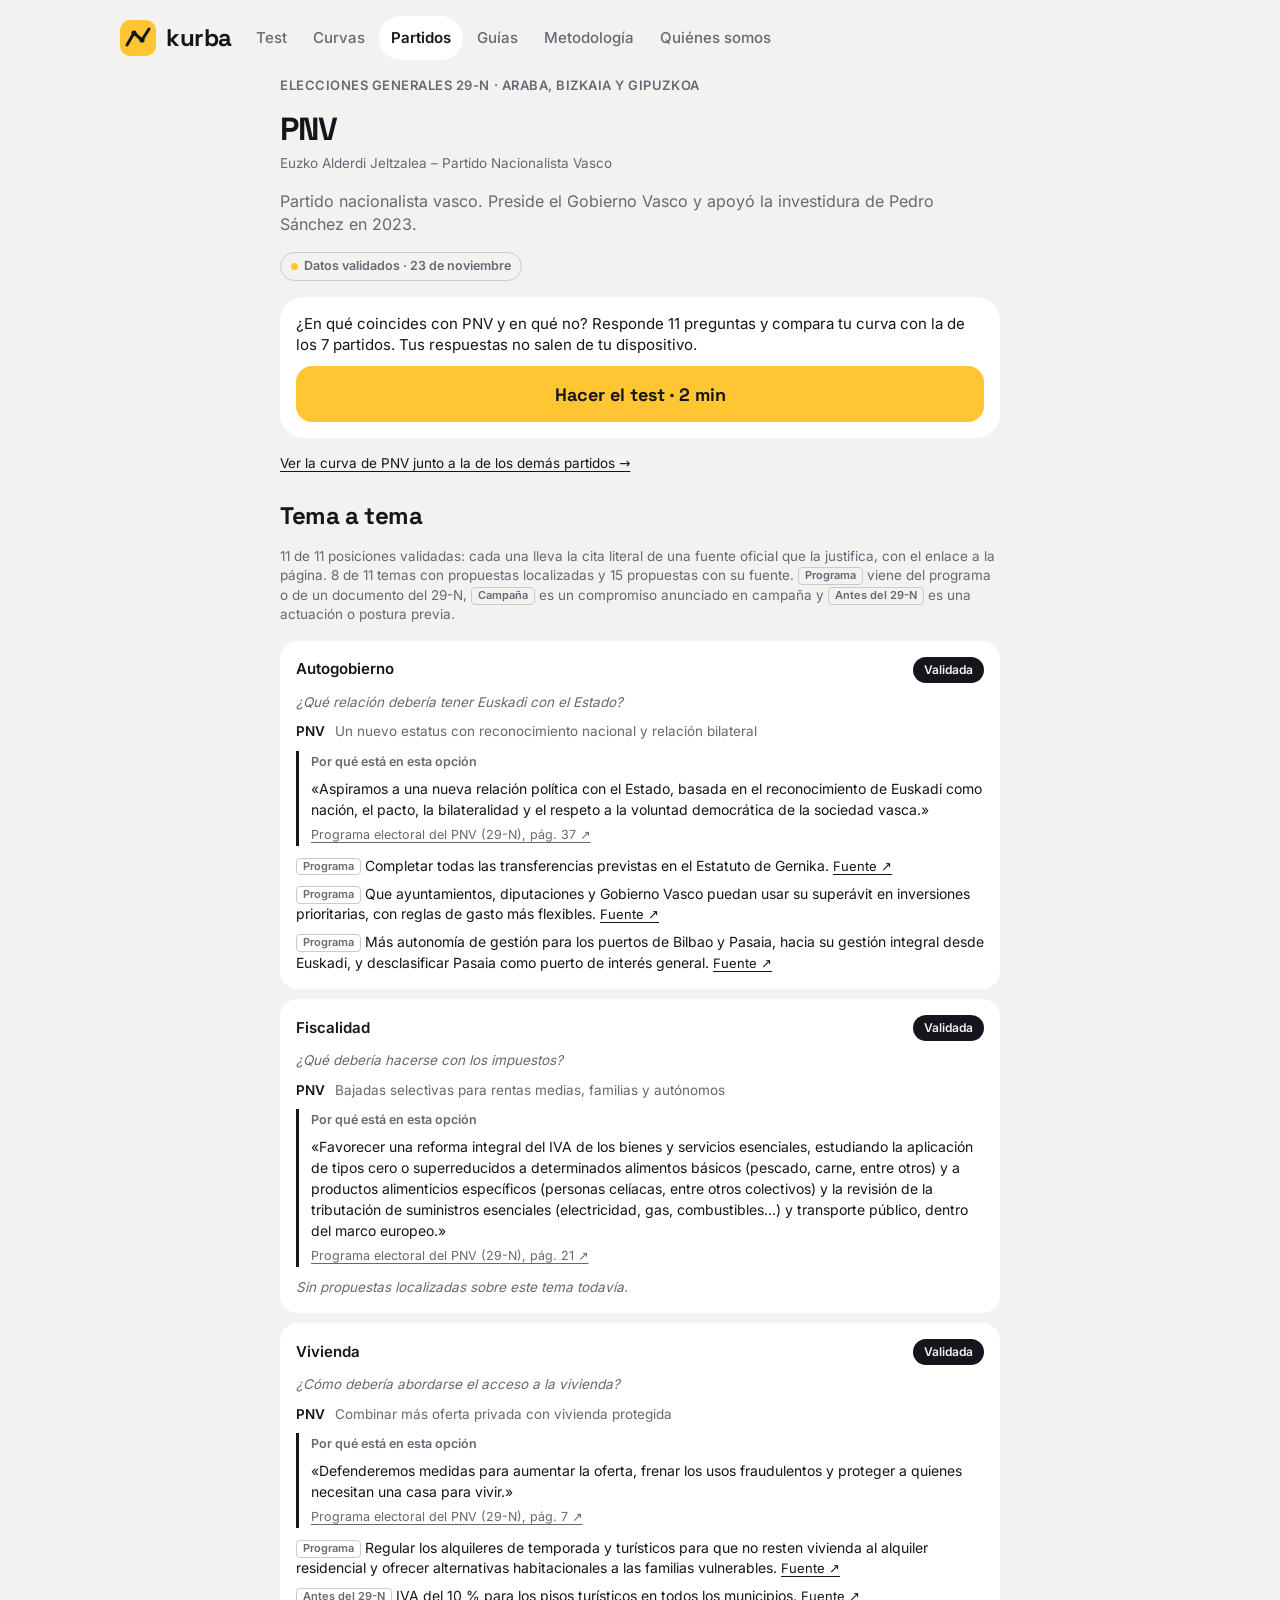
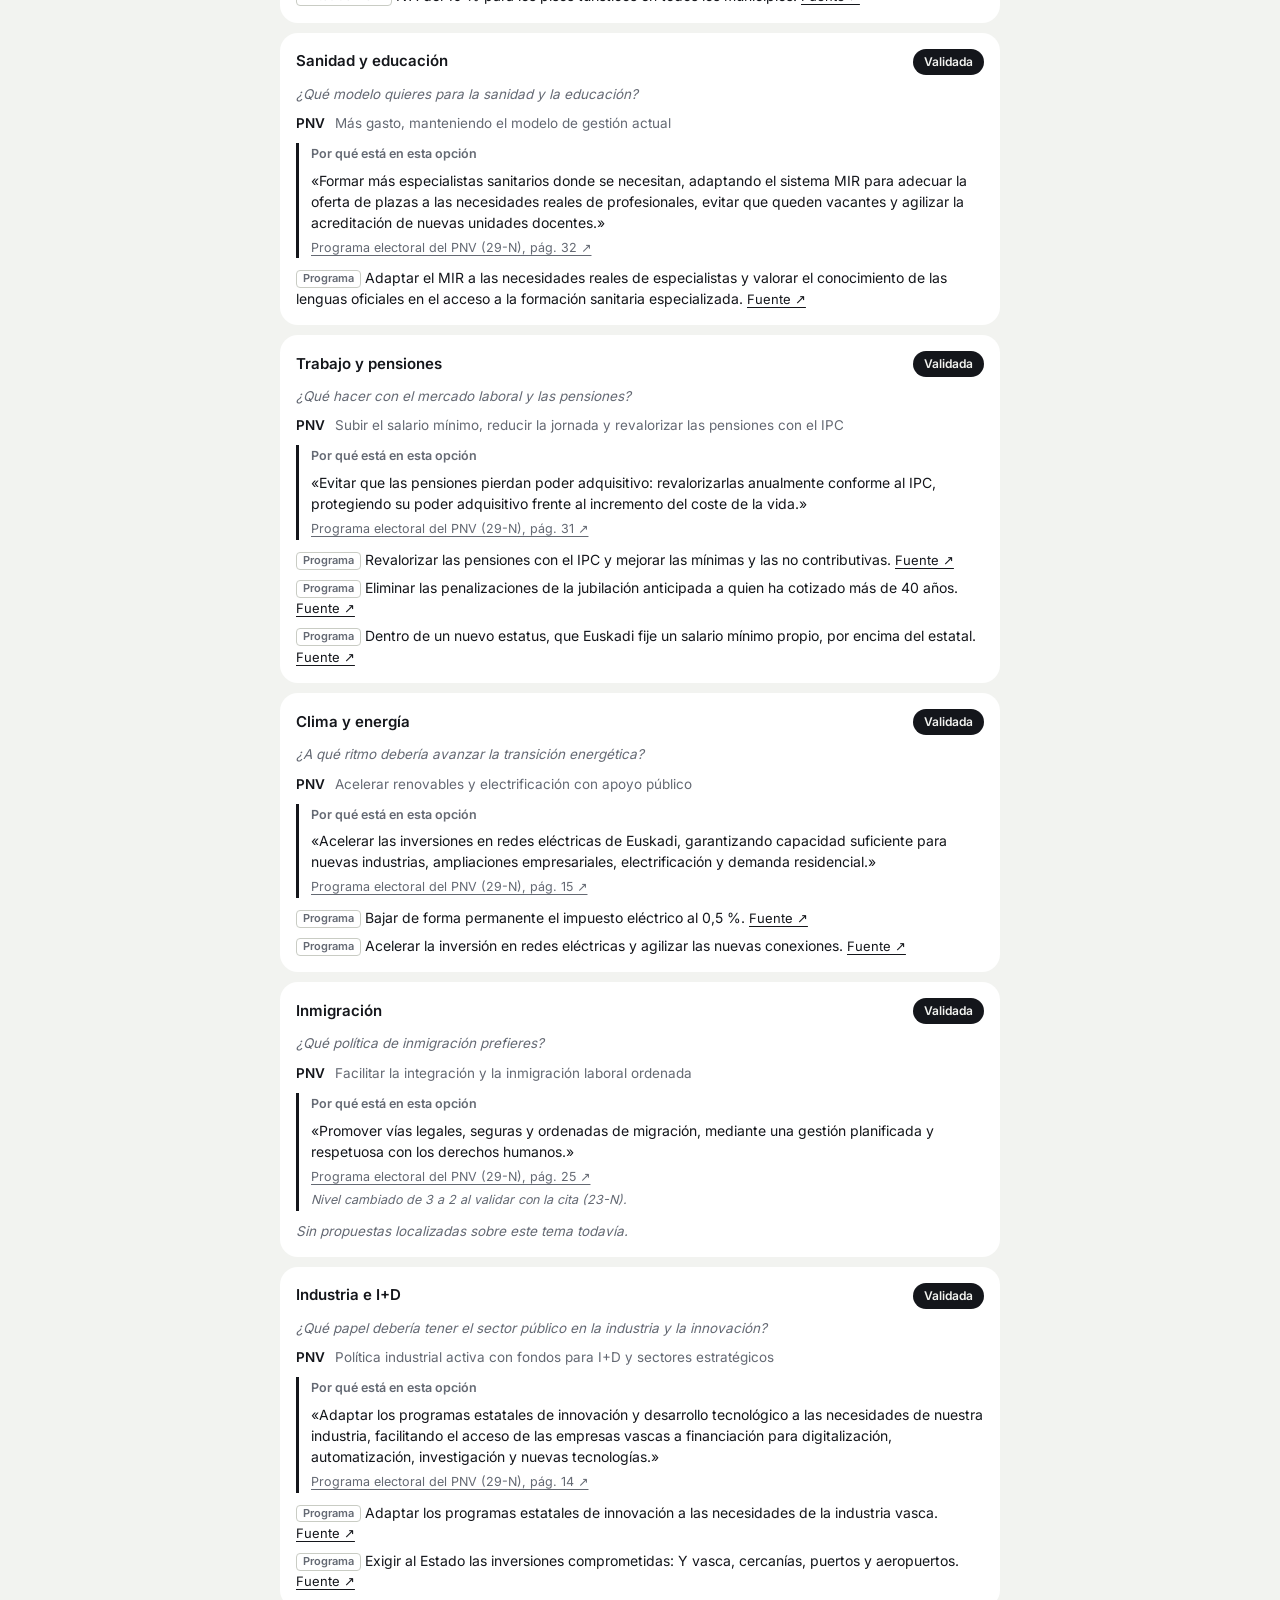
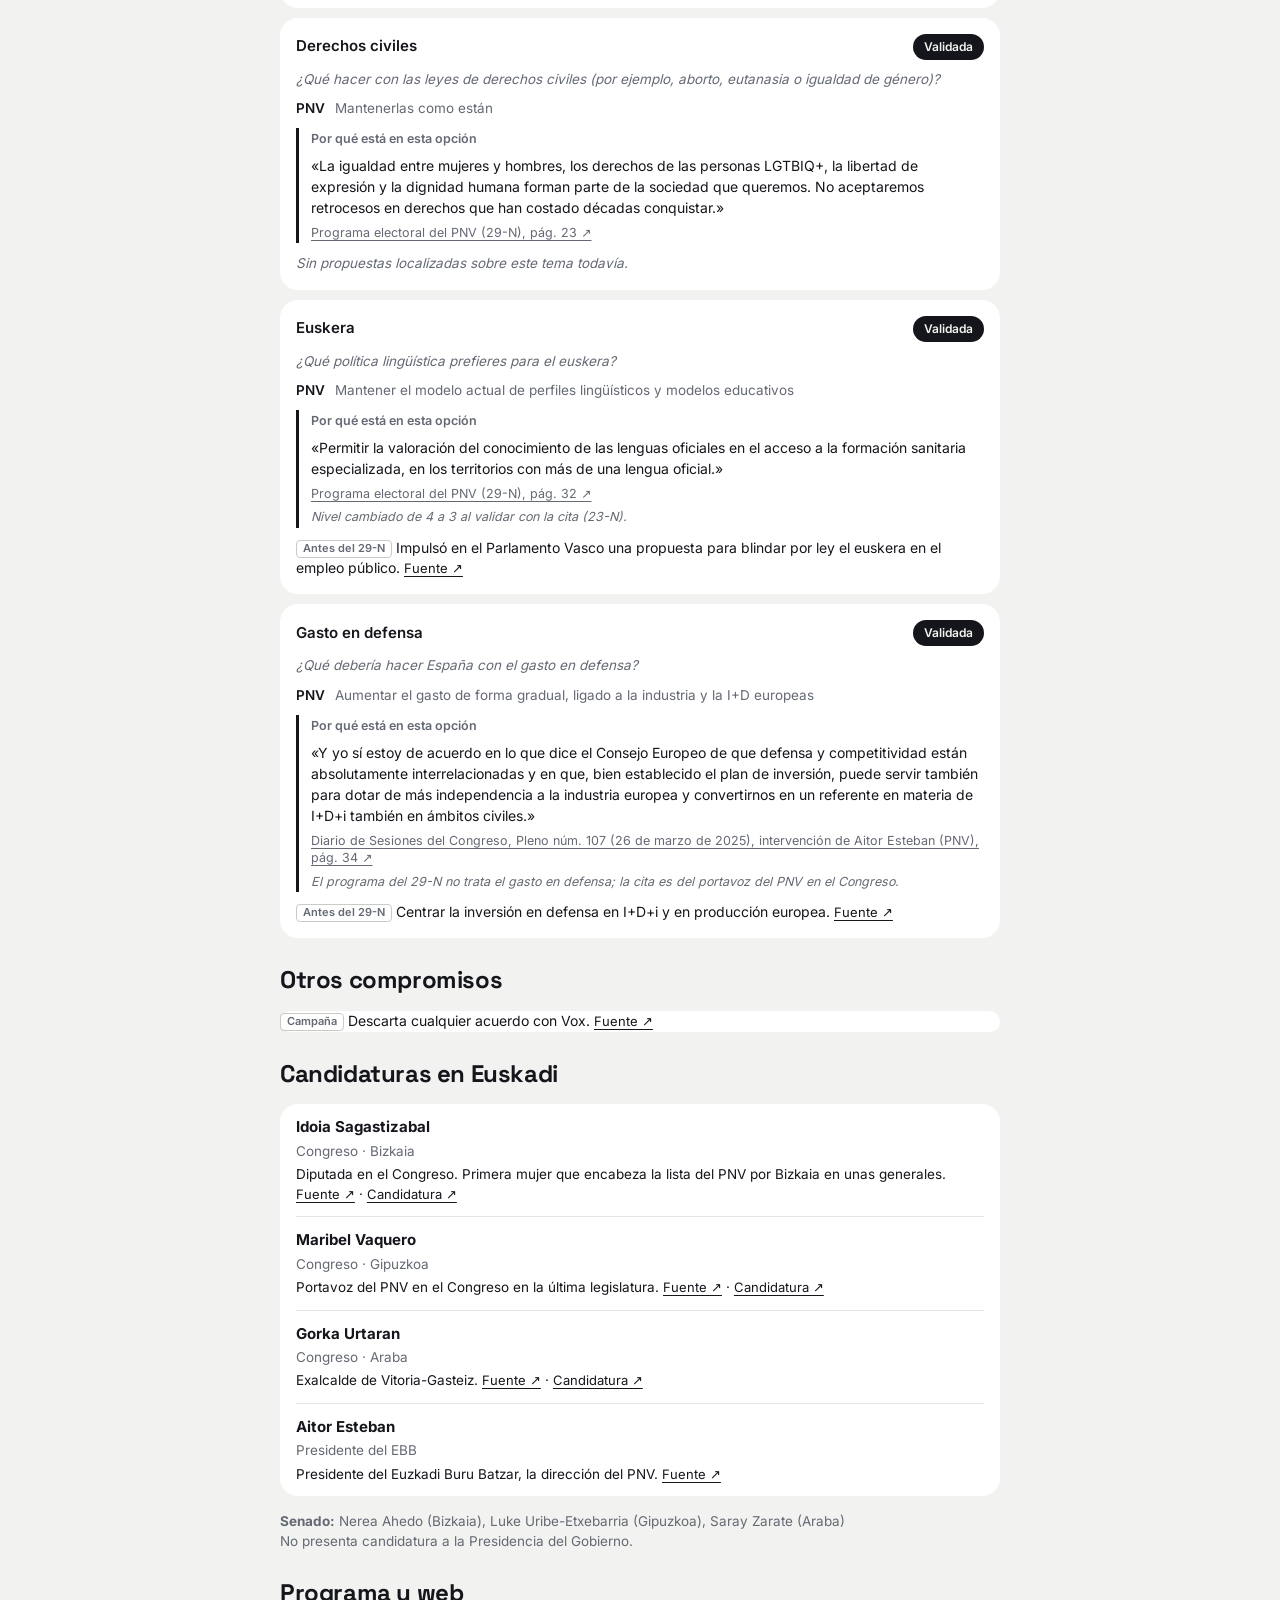
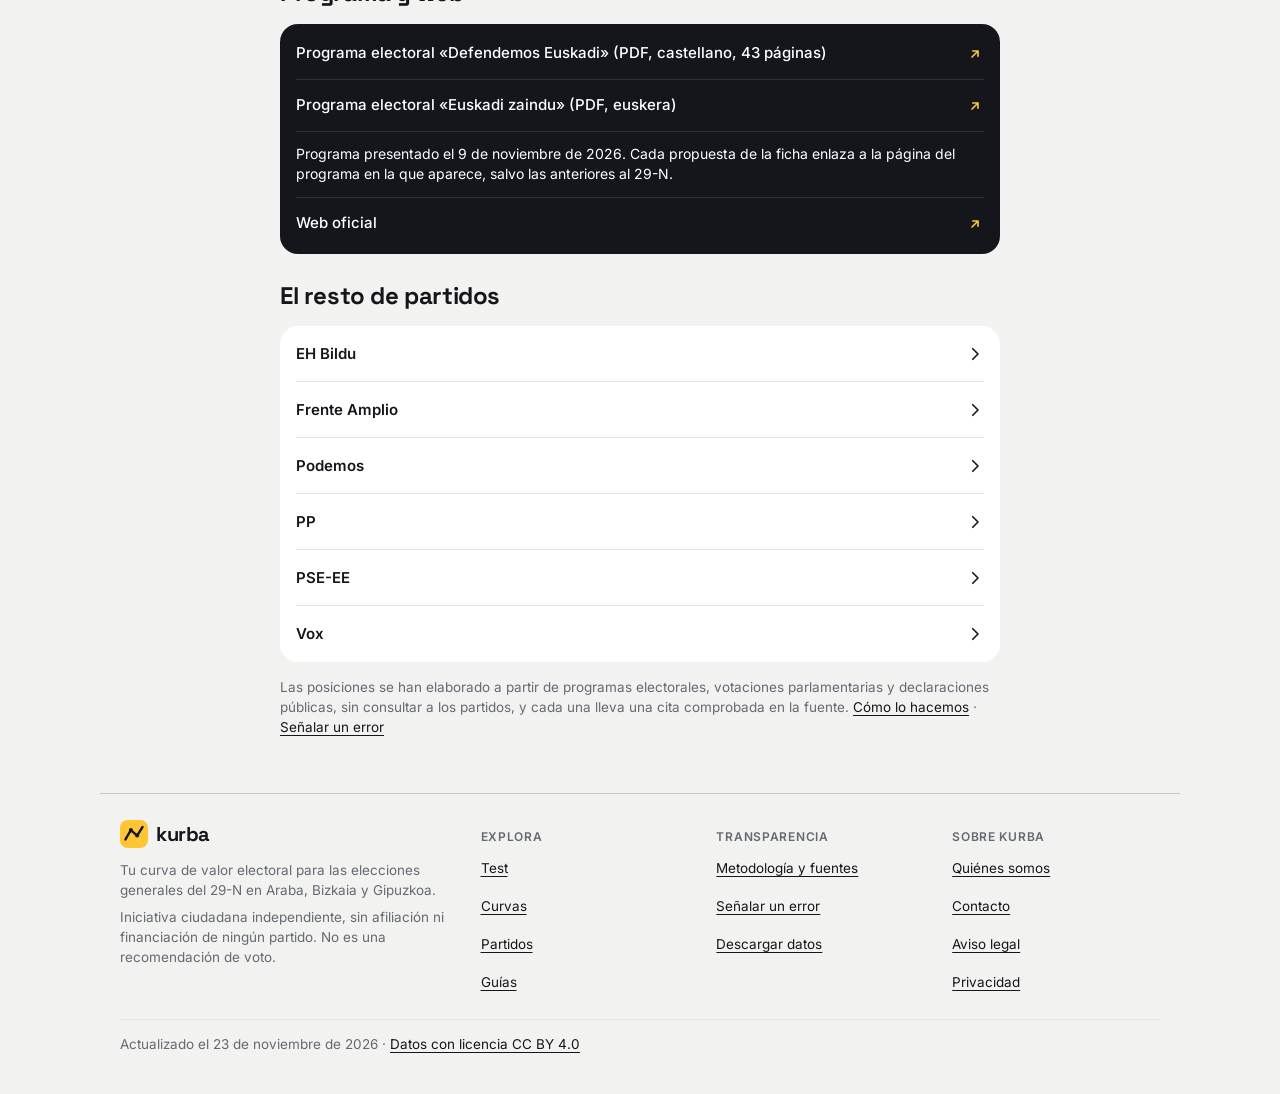
<file: partido/pnv/index.html>
<!doctype html>
<html lang="es">
<head>
  <meta charset="utf-8">
  <meta name="viewport" content="width=device-width, initial-scale=1">
  <meta http-equiv="Content-Security-Policy" content="default-src 'self'; script-src 'self'; style-src 'self' 'unsafe-inline'; img-src 'self' data: https://*.goatcounter.com; font-src 'self'; connect-src 'self' https://*.goatcounter.com; base-uri 'self'; form-action 'none'; object-src 'none'">
  <meta name="referrer" content="strict-origin-when-cross-origin">
  <title>PNV: qué propone en Euskadi para el 29-N · Kurba</title>
  <meta name="description" content="Las posiciones de Euzko Alderdi Jeltzalea – Partido Nacionalista Vasco (PNV) en 11 temas para las elecciones generales del 29-N en Araba, Bizkaia y Gipuzkoa: 15 propuestas con su fuente, candidaturas y programa.">
  <meta name="theme-color" content="#F2F3F0" media="(prefers-color-scheme: light)">
  <meta name="theme-color" content="#121315" media="(prefers-color-scheme: dark)">
  <link rel="canonical" href="https://www.kurba29n.com/partido/pnv/">
  <meta property="og:type" content="article">
  <meta property="og:site_name" content="Kurba">
  <meta property="og:locale" content="es_ES">
  <meta property="og:url" content="https://www.kurba29n.com/partido/pnv/">
  <meta property="og:title" content="PNV: qué propone en Euskadi para el 29-N · Kurba">
  <meta property="og:description" content="Las posiciones de Euzko Alderdi Jeltzalea – Partido Nacionalista Vasco (PNV) en 11 temas para las elecciones generales del 29-N en Araba, Bizkaia y Gipuzkoa: 15 propuestas con su fuente, candidaturas y programa.">
  <meta property="og:image" content="https://www.kurba29n.com/assets/og-image.png">
  <meta property="og:image:width" content="1200">
  <meta property="og:image:height" content="630">
  <meta property="og:image:alt" content="Kurba: tu curva de valor electoral para las generales del 29-N en Euskadi.">
  <meta name="twitter:card" content="summary_large_image">
  <meta name="twitter:title" content="PNV: qué propone en Euskadi para el 29-N · Kurba">
  <meta name="twitter:description" content="Las posiciones de Euzko Alderdi Jeltzalea – Partido Nacionalista Vasco (PNV) en 11 temas para las elecciones generales del 29-N en Araba, Bizkaia y Gipuzkoa: 15 propuestas con su fuente, candidaturas y programa.">
  <meta name="twitter:image" content="https://www.kurba29n.com/assets/og-image.png">
  <link rel="icon" href="/assets/favicon.svg" type="image/svg+xml">
  <link rel="apple-touch-icon" href="/assets/apple-touch-icon.png">
  <link rel="manifest" href="/manifest.webmanifest">
  <link rel="preload" href="/assets/fonts/inter-latin-wght.woff2" as="font" type="font/woff2" crossorigin>
  <link rel="preload" href="/assets/fonts/space-grotesk-latin-700-normal.woff2" as="font" type="font/woff2" crossorigin>
  <link rel="stylesheet" href="/css/kurba.css?v=68ebc9e5">
  <script src="/js/analitica.js?v=a3a74498" defer></script>
  <script src="/js/estatica.js?v=35114ea6" defer data-gc="https://kurba29n.goatcounter.com/count"></script>
  <script type="application/ld+json">{"@context":"https://schema.org","@type":"WebPage","@id":"https://www.kurba29n.com/partido/pnv/","url":"https://www.kurba29n.com/partido/pnv/","name":"PNV: qué propone en Euskadi para el 29-N","description":"Las posiciones de Euzko Alderdi Jeltzalea – Partido Nacionalista Vasco (PNV) en 11 temas para las elecciones generales del 29-N en Araba, Bizkaia y Gipuzkoa: 15 propuestas con su fuente, candidaturas y programa.","inLanguage":"es","isPartOf":{"@id":"https://www.kurba29n.com/#web"},"publisher":{"@id":"https://www.kurba29n.com/#organizacion"},"breadcrumb":{"@type":"BreadcrumbList","itemListElement":[{"@type":"ListItem","position":1,"name":"Kurba","item":"https://www.kurba29n.com/"},{"@type":"ListItem","position":2,"name":"PNV: qué propone en Euskadi para el 29-N","item":"https://www.kurba29n.com/partido/pnv/"}]},"about":{"@type":"PoliticalParty","name":"Euzko Alderdi Jeltzalea – Partido Nacionalista Vasco","alternateName":"PNV","url":"https://www.eaj-pnv.eus"}}</script>
</head>
<body class="estatica" data-pantalla="s-met">
<a class="skip" href="#contenido">Saltar al contenido</a>
<header class="top">
 <div class="top-in">
  <a class="brand" href="/" aria-label="Kurba, ir al inicio">
    <svg width="36" height="36" viewBox="0 0 36 36" aria-hidden="true"><rect width="36" height="36" rx="10" fill="#FFC533"/><polyline points="7,25 14,13 22,20 29,9" fill="none" stroke="#14161B" stroke-width="3" stroke-linecap="round" stroke-linejoin="round"/><circle cx="14" cy="13" r="2.6" fill="#14161B"/><circle cx="22" cy="20" r="2.6" fill="#14161B"/></svg>
    <b>kurba</b>
  </a>
  <nav class="menu" aria-label="Principal">
    <a href="/#/test">Test</a>
    <a href="/#/curvas">Curvas</a>
    <a href="/#/fichas" aria-current="page">Partidos</a>
    <a href="/#/guias">Guías</a>
    <a href="/metodologia/">Metodología</a>
    <a href="/quienes-somos/">Quiénes somos</a>
  </nav>
 </div>
</header>
<main id="contenido" tabindex="-1">
<section class="stack">
<p class="kicker">Elecciones generales 29-N · Araba, Bizkaia y Gipuzkoa</p>
<h1>PNV</h1>
<p class="small" style="margin-top:-8px">Euzko Alderdi Jeltzalea – Partido Nacionalista Vasco</p>
<p class="lead">Partido nacionalista vasco. Preside el Gobierno Vasco y apoyó la investidura de Pedro Sánchez en 2023.</p>
<a class="estado" href="/metodologia/">Datos validados · 23 de noviembre</a>
<div class="card stack cta-estatica" style="gap:10px"><p>¿En qué coincides con PNV y en qué no? Responde 11 preguntas y compara tu curva con la de los 7 partidos. Tus respuestas no salen de tu dispositivo.</p><a class="btn acc" href="/#/test">Hacer el test · 2 min</a></div>
<p class="small"><a href="/#/partido/pnv">Ver la curva de PNV junto a la de los demás partidos →</a></p>
<h2>Tema a tema</h2>
<p class="small">11 de 11 posiciones validadas: cada una lleva la cita literal de una fuente oficial que la justifica, con el enlace a la página. 8 de 11 temas con propuestas localizadas y 15 propuestas con su fuente. <span class="tag">Programa</span> viene del programa o de un documento del 29-N, <span class="tag">Campaña</span> es un compromiso anunciado en campaña y <span class="tag">Antes del 29-N</span> es una actuación o postura previa.</p>
<div class="stack" style="gap:10px">
<div class="tcard">
  <div class="th"><h3 class="tn">Autogobierno</h3><span class="pill good">Validada</span></div>
  <p class="small"><em>¿Qué relación debería tener Euskadi con el Estado?</em></p>
  <div class="tv"><b>PNV</b><span>Un nuevo estatus con reconocimiento nacional y relación bilateral</span></div>
  <div class="cita"><p class="cita-h">Por qué está en esta opción</p><blockquote>«Aspiramos a una nueva relación política con el Estado, basada en el reconocimiento de Euskadi como nación, el pacto, la bilateralidad y el respeto a la voluntad democrática de la sociedad vasca.»</blockquote><p class="cita-f"><a href="https://www.eaj-pnv.eus/es/adjuntos-documentos/21765/pdf/programa-electoral-29n#page=37" target="_blank" rel="noopener">Programa electoral del PNV (29-N), pág. 37 ↗</a></p></div>
  <ul class="pts"><li><span class="tag">Programa</span> Completar todas las transferencias previstas en el Estatuto de Gernika. <a href="https://www.eaj-pnv.eus/es/adjuntos-documentos/21765/pdf/programa-electoral-29n#page=38" title="Programa electoral del PNV (29-N), pág. 38" target="_blank" rel="noopener">Fuente ↗</a></li><li><span class="tag">Programa</span> Que ayuntamientos, diputaciones y Gobierno Vasco puedan usar su superávit en inversiones prioritarias, con reglas de gasto más flexibles. <a href="https://www.eaj-pnv.eus/es/adjuntos-documentos/21765/pdf/programa-electoral-29n#page=21" title="Programa electoral del PNV (29-N), pág. 21" target="_blank" rel="noopener">Fuente ↗</a></li><li><span class="tag">Programa</span> Más autonomía de gestión para los puertos de Bilbao y Pasaia, hacia su gestión integral desde Euskadi, y desclasificar Pasaia como puerto de interés general. <a href="https://www.eaj-pnv.eus/es/adjuntos-documentos/21765/pdf/programa-electoral-29n#page=20" title="Programa electoral del PNV (29-N), pág. 20" target="_blank" rel="noopener">Fuente ↗</a></li></ul>
</div>
<div class="tcard">
  <div class="th"><h3 class="tn">Fiscalidad</h3><span class="pill good">Validada</span></div>
  <p class="small"><em>¿Qué debería hacerse con los impuestos?</em></p>
  <div class="tv"><b>PNV</b><span>Bajadas selectivas para rentas medias, familias y autónomos</span></div>
  <div class="cita"><p class="cita-h">Por qué está en esta opción</p><blockquote>«Favorecer una reforma integral del IVA de los bienes y servicios esenciales, estudiando la aplicación de tipos cero o superreducidos a determinados alimentos básicos (pescado, carne, entre otros) y a productos alimenticios específicos (personas celíacas, entre otros colectivos) y la revisión de la tributación de suministros esenciales (electricidad, gas, combustibles...) y transporte público, dentro del marco europeo.»</blockquote><p class="cita-f"><a href="https://www.eaj-pnv.eus/es/adjuntos-documentos/21765/pdf/programa-electoral-29n#page=21" target="_blank" rel="noopener">Programa electoral del PNV (29-N), pág. 21 ↗</a></p></div>
  <p class="none">Sin propuestas localizadas sobre este tema todavía.</p>
</div>
<div class="tcard">
  <div class="th"><h3 class="tn">Vivienda</h3><span class="pill good">Validada</span></div>
  <p class="small"><em>¿Cómo debería abordarse el acceso a la vivienda?</em></p>
  <div class="tv"><b>PNV</b><span>Combinar más oferta privada con vivienda protegida</span></div>
  <div class="cita"><p class="cita-h">Por qué está en esta opción</p><blockquote>«Defenderemos medidas para aumentar la oferta, frenar los usos fraudulentos y proteger a quienes necesitan una casa para vivir.»</blockquote><p class="cita-f"><a href="https://www.eaj-pnv.eus/es/adjuntos-documentos/21765/pdf/programa-electoral-29n#page=7" target="_blank" rel="noopener">Programa electoral del PNV (29-N), pág. 7 ↗</a></p></div>
  <ul class="pts"><li><span class="tag">Programa</span> Regular los alquileres de temporada y turísticos para que no resten vivienda al alquiler residencial y ofrecer alternativas habitacionales a las familias vulnerables. <a href="https://www.eaj-pnv.eus/es/adjuntos-documentos/21765/pdf/programa-electoral-29n#page=8" title="Programa electoral del PNV (29-N), pág. 8" target="_blank" rel="noopener">Fuente ↗</a></li><li><span class="tag">Antes del 29-N</span> IVA del 10 % para los pisos turísticos en todos los municipios. <a href="https://www.deia.eus/politica/2026/10/01/pnv-pide-iva-10-pisos-11604358.html" title="Deia: el PNV pide un IVA del 10 % para los pisos turísticos en todos los municipios (1 de octubre)" target="_blank" rel="noopener">Fuente ↗</a></li></ul>
</div>
<div class="tcard">
  <div class="th"><h3 class="tn">Sanidad y educación</h3><span class="pill good">Validada</span></div>
  <p class="small"><em>¿Qué modelo quieres para la sanidad y la educación?</em></p>
  <div class="tv"><b>PNV</b><span>Más gasto, manteniendo el modelo de gestión actual</span></div>
  <div class="cita"><p class="cita-h">Por qué está en esta opción</p><blockquote>«Formar más especialistas sanitarios donde se necesitan, adaptando el sistema MIR para adecuar la oferta de plazas a las necesidades reales de profesionales, evitar que queden vacantes y agilizar la acreditación de nuevas unidades docentes.»</blockquote><p class="cita-f"><a href="https://www.eaj-pnv.eus/es/adjuntos-documentos/21765/pdf/programa-electoral-29n#page=32" target="_blank" rel="noopener">Programa electoral del PNV (29-N), pág. 32 ↗</a></p></div>
  <ul class="pts"><li><span class="tag">Programa</span> Adaptar el MIR a las necesidades reales de especialistas y valorar el conocimiento de las lenguas oficiales en el acceso a la formación sanitaria especializada. <a href="https://www.eaj-pnv.eus/es/adjuntos-documentos/21765/pdf/programa-electoral-29n#page=32" title="Programa electoral del PNV (29-N), pág. 32" target="_blank" rel="noopener">Fuente ↗</a></li></ul>
</div>
<div class="tcard">
  <div class="th"><h3 class="tn">Trabajo y pensiones</h3><span class="pill good">Validada</span></div>
  <p class="small"><em>¿Qué hacer con el mercado laboral y las pensiones?</em></p>
  <div class="tv"><b>PNV</b><span>Subir el salario mínimo, reducir la jornada y revalorizar las pensiones con el IPC</span></div>
  <div class="cita"><p class="cita-h">Por qué está en esta opción</p><blockquote>«Evitar que las pensiones pierdan poder adquisitivo: revalorizarlas anualmente conforme al IPC, protegiendo su poder adquisitivo frente al incremento del coste de la vida.»</blockquote><p class="cita-f"><a href="https://www.eaj-pnv.eus/es/adjuntos-documentos/21765/pdf/programa-electoral-29n#page=31" target="_blank" rel="noopener">Programa electoral del PNV (29-N), pág. 31 ↗</a></p></div>
  <ul class="pts"><li><span class="tag">Programa</span> Revalorizar las pensiones con el IPC y mejorar las mínimas y las no contributivas. <a href="https://www.eaj-pnv.eus/es/adjuntos-documentos/21765/pdf/programa-electoral-29n#page=31" title="Programa electoral del PNV (29-N), pág. 31" target="_blank" rel="noopener">Fuente ↗</a></li><li><span class="tag">Programa</span> Eliminar las penalizaciones de la jubilación anticipada a quien ha cotizado más de 40 años. <a href="https://www.eaj-pnv.eus/es/adjuntos-documentos/21765/pdf/programa-electoral-29n#page=31" title="Programa electoral del PNV (29-N), pág. 31" target="_blank" rel="noopener">Fuente ↗</a></li><li><span class="tag">Programa</span> Dentro de un nuevo estatus, que Euskadi fije un salario mínimo propio, por encima del estatal. <a href="https://www.eaj-pnv.eus/es/adjuntos-documentos/21765/pdf/programa-electoral-29n#page=9" title="Programa electoral del PNV (29-N), pág. 9" target="_blank" rel="noopener">Fuente ↗</a></li></ul>
</div>
<div class="tcard">
  <div class="th"><h3 class="tn">Clima y energía</h3><span class="pill good">Validada</span></div>
  <p class="small"><em>¿A qué ritmo debería avanzar la transición energética?</em></p>
  <div class="tv"><b>PNV</b><span>Acelerar renovables y electrificación con apoyo público</span></div>
  <div class="cita"><p class="cita-h">Por qué está en esta opción</p><blockquote>«Acelerar las inversiones en redes eléctricas de Euskadi, garantizando capacidad suficiente para nuevas industrias, ampliaciones empresariales, electrificación y demanda residencial.»</blockquote><p class="cita-f"><a href="https://www.eaj-pnv.eus/es/adjuntos-documentos/21765/pdf/programa-electoral-29n#page=15" target="_blank" rel="noopener">Programa electoral del PNV (29-N), pág. 15 ↗</a></p></div>
  <ul class="pts"><li><span class="tag">Programa</span> Bajar de forma permanente el impuesto eléctrico al 0,5 %. <a href="https://www.eaj-pnv.eus/es/adjuntos-documentos/21765/pdf/programa-electoral-29n#page=16" title="Programa electoral del PNV (29-N), pág. 16" target="_blank" rel="noopener">Fuente ↗</a></li><li><span class="tag">Programa</span> Acelerar la inversión en redes eléctricas y agilizar las nuevas conexiones. <a href="https://www.eaj-pnv.eus/es/adjuntos-documentos/21765/pdf/programa-electoral-29n#page=15" title="Programa electoral del PNV (29-N), pág. 15" target="_blank" rel="noopener">Fuente ↗</a></li></ul>
</div>
<div class="tcard">
  <div class="th"><h3 class="tn">Inmigración</h3><span class="pill good">Validada</span></div>
  <p class="small"><em>¿Qué política de inmigración prefieres?</em></p>
  <div class="tv"><b>PNV</b><span>Facilitar la integración y la inmigración laboral ordenada</span></div>
  <div class="cita"><p class="cita-h">Por qué está en esta opción</p><blockquote>«Promover vías legales, seguras y ordenadas de migración, mediante una gestión planificada y respetuosa con los derechos humanos.»</blockquote><p class="cita-f"><a href="https://www.eaj-pnv.eus/es/adjuntos-documentos/21765/pdf/programa-electoral-29n#page=25" target="_blank" rel="noopener">Programa electoral del PNV (29-N), pág. 25 ↗</a></p><p class="cita-n">Nivel cambiado de 3 a 2 al validar con la cita (23-N).</p></div>
  <p class="none">Sin propuestas localizadas sobre este tema todavía.</p>
</div>
<div class="tcard">
  <div class="th"><h3 class="tn">Industria e I+D</h3><span class="pill good">Validada</span></div>
  <p class="small"><em>¿Qué papel debería tener el sector público en la industria y la innovación?</em></p>
  <div class="tv"><b>PNV</b><span>Política industrial activa con fondos para I+D y sectores estratégicos</span></div>
  <div class="cita"><p class="cita-h">Por qué está en esta opción</p><blockquote>«Adaptar los programas estatales de innovación y desarrollo tecnológico a las necesidades de nuestra industria, facilitando el acceso de las empresas vascas a financiación para digitalización, automatización, investigación y nuevas tecnologías.»</blockquote><p class="cita-f"><a href="https://www.eaj-pnv.eus/es/adjuntos-documentos/21765/pdf/programa-electoral-29n#page=14" target="_blank" rel="noopener">Programa electoral del PNV (29-N), pág. 14 ↗</a></p></div>
  <ul class="pts"><li><span class="tag">Programa</span> Adaptar los programas estatales de innovación a las necesidades de la industria vasca. <a href="https://www.eaj-pnv.eus/es/adjuntos-documentos/21765/pdf/programa-electoral-29n#page=14" title="Programa electoral del PNV (29-N), pág. 14" target="_blank" rel="noopener">Fuente ↗</a></li><li><span class="tag">Programa</span> Exigir al Estado las inversiones comprometidas: Y vasca, cercanías, puertos y aeropuertos. <a href="https://www.eaj-pnv.eus/es/adjuntos-documentos/21765/pdf/programa-electoral-29n#page=13" title="Programa electoral del PNV (29-N), pág. 13" target="_blank" rel="noopener">Fuente ↗</a></li></ul>
</div>
<div class="tcard">
  <div class="th"><h3 class="tn">Derechos civiles</h3><span class="pill good">Validada</span></div>
  <p class="small"><em>¿Qué hacer con las leyes de derechos civiles (por ejemplo, aborto, eutanasia o igualdad de género)?</em></p>
  <div class="tv"><b>PNV</b><span>Mantenerlas como están</span></div>
  <div class="cita"><p class="cita-h">Por qué está en esta opción</p><blockquote>«La igualdad entre mujeres y hombres, los derechos de las personas LGTBIQ+, la libertad de expresión y la dignidad humana forman parte de la sociedad que queremos. No aceptaremos retrocesos en derechos que han costado décadas conquistar.»</blockquote><p class="cita-f"><a href="https://www.eaj-pnv.eus/es/adjuntos-documentos/21765/pdf/programa-electoral-29n#page=23" target="_blank" rel="noopener">Programa electoral del PNV (29-N), pág. 23 ↗</a></p></div>
  <p class="none">Sin propuestas localizadas sobre este tema todavía.</p>
</div>
<div class="tcard">
  <div class="th"><h3 class="tn">Euskera</h3><span class="pill good">Validada</span></div>
  <p class="small"><em>¿Qué política lingüística prefieres para el euskera?</em></p>
  <div class="tv"><b>PNV</b><span>Mantener el modelo actual de perfiles lingüísticos y modelos educativos</span></div>
  <div class="cita"><p class="cita-h">Por qué está en esta opción</p><blockquote>«Permitir la valoración del conocimiento de las lenguas oficiales en el acceso a la formación sanitaria especializada, en los territorios con más de una lengua oficial.»</blockquote><p class="cita-f"><a href="https://www.eaj-pnv.eus/es/adjuntos-documentos/21765/pdf/programa-electoral-29n#page=32" target="_blank" rel="noopener">Programa electoral del PNV (29-N), pág. 32 ↗</a></p><p class="cita-n">Nivel cambiado de 4 a 3 al validar con la cita (23-N).</p></div>
  <ul class="pts"><li><span class="tag">Antes del 29-N</span> Impulsó en el Parlamento Vasco una propuesta para blindar por ley el euskera en el empleo público. <a href="https://eitb.eus/es/noticias/politica/detalle/9991487/el-pnv-ultima-su-propuesta-para-blindar-por-ley-exigencia-del-euskera-en-acceso-al-empleo-publico" title="EITB: el PNV ultima su propuesta para blindar por ley el euskera en el empleo público" target="_blank" rel="noopener">Fuente ↗</a></li></ul>
</div>
<div class="tcard">
  <div class="th"><h3 class="tn">Gasto en defensa</h3><span class="pill good">Validada</span></div>
  <p class="small"><em>¿Qué debería hacer España con el gasto en defensa?</em></p>
  <div class="tv"><b>PNV</b><span>Aumentar el gasto de forma gradual, ligado a la industria y la I+D europeas</span></div>
  <div class="cita"><p class="cita-h">Por qué está en esta opción</p><blockquote>«Y yo sí estoy de acuerdo en lo que dice el Consejo Europeo de que defensa y competitividad están absolutamente interrelacionadas y en que, bien establecido el plan de inversión, puede servir también para dotar de más independencia a la industria europea y convertirnos en un referente en materia de I+D+i también en ámbitos civiles.»</blockquote><p class="cita-f"><a href="https://www.congreso.es/public_oficiales/L15/CONG/DS/PL/DSCD-15-PL-107.PDF#page=34" target="_blank" rel="noopener">Diario de Sesiones del Congreso, Pleno núm. 107 (26 de marzo de 2025), intervención de Aitor Esteban (PNV), pág. 34 ↗</a></p><p class="cita-n">El programa del 29-N no trata el gasto en defensa; la cita es del portavoz del PNV en el Congreso.</p></div>
  <ul class="pts"><li><span class="tag">Antes del 29-N</span> Centrar la inversión en defensa en I+D+i y en producción europea. <a href="https://www.ondavasca.com/el-pnv-exige-concrecion-en-el-aumento-del-gasto-en-defensa-y-aboga-por-una-mayor-independencia-industrial-europea/" title="Onda Vasca: el PNV exige concreción en el aumento del gasto en defensa" target="_blank" rel="noopener">Fuente ↗</a></li></ul>
</div>
</div>
<h2>Otros compromisos</h2>
<ul class="pts card"><li><span class="tag">Campaña</span> Descarta cualquier acuerdo con Vox. <a href="https://www.gasteizhoy.com/urtaran-pnv-entrevista-29n/" title="Gasteiz Hoy: entrevista a Gorka Urtaran" target="_blank" rel="noopener">Fuente ↗</a></li></ul>
<h2>Candidaturas en Euskadi</h2>
<ul class="ppl list"><li><b>Idoia Sagastizabal</b><span class="role">Congreso · Bizkaia</span><span class="bio">Diputada en el Congreso. Primera mujer que encabeza la lista del PNV por Bizkaia en unas generales. <a href="https://www.democrata.es/elecciones-generales-espana/quienes-encabezaran-listas-pnv-congreso-nombres-con-aitor-esteban-afronta-29n/" title="Demócrata: quiénes encabezan las listas del PNV" target="_blank" rel="noopener">Fuente ↗</a> · <a href="https://www.boe.es/boe/dias/2026/11/03/pdfs/BOE-A-2026-23103.pdf#page=44" title="BOE: candidaturas proclamadas al Congreso, Junta Electoral Provincial de Bizkaia (3 de noviembre)" target="_blank" rel="noopener">Candidatura ↗</a></span></li><li><b>Maribel Vaquero</b><span class="role">Congreso · Gipuzkoa</span><span class="bio">Portavoz del PNV en el Congreso en la última legislatura. <a href="https://orain.eus/es/politica/2026/10/17/el-pnv-ratifica-unanimidad-maribel-vaquero-idoia-sagastizabal-gorka-urtaran-candidatos-al-congreso/" title="Orain: el PNV ratifica sus candidaturas al Congreso" target="_blank" rel="noopener">Fuente ↗</a> · <a href="https://www.boe.es/boe/dias/2026/11/03/pdfs/BOE-A-2026-23103.pdf#page=81" title="BOE: candidaturas proclamadas al Congreso, Junta Electoral Provincial de Gipuzkoa (3 de noviembre)" target="_blank" rel="noopener">Candidatura ↗</a></span></li><li><b>Gorka Urtaran</b><span class="role">Congreso · Araba</span><span class="bio">Exalcalde de Vitoria-Gasteiz. <a href="https://orain.eus/es/politica/2026/10/17/el-pnv-ratifica-unanimidad-maribel-vaquero-idoia-sagastizabal-gorka-urtaran-candidatos-al-congreso/" title="Orain: el PNV ratifica sus candidaturas al Congreso" target="_blank" rel="noopener">Fuente ↗</a> · <a href="https://www.boe.es/boe/dias/2026/11/03/pdfs/BOE-A-2026-23103.pdf#page=14" title="BOE: candidaturas proclamadas al Congreso, Junta Electoral Provincial de Álava (3 de noviembre)" target="_blank" rel="noopener">Candidatura ↗</a></span></li><li><b>Aitor Esteban</b><span class="role">Presidente del EBB</span><span class="bio">Presidente del Euzkadi Buru Batzar, la dirección del PNV. <a href="https://orain.eus/es/politica/2026/10/17/el-pnv-ratifica-unanimidad-maribel-vaquero-idoia-sagastizabal-gorka-urtaran-candidatos-al-congreso/" title="Orain: el PNV ratifica sus candidaturas al Congreso" target="_blank" rel="noopener">Fuente ↗</a></span></li></ul>
<p class="small"><b>Senado:</b> Nerea Ahedo (Bizkaia), Luke Uribe-Etxebarria (Gipuzkoa), Saray Zarate (Araba)<br>No presenta candidatura a la Presidencia del Gobierno.</p>
<h2>Programa y web</h2>
<div class="darklist"><a href="https://www.eaj-pnv.eus/es/adjuntos-documentos/21765/pdf/programa-electoral-29n" target="_blank" rel="noopener"><span>Programa electoral «Defendemos Euskadi» (PDF, castellano, 43 páginas)</span><svg width="18" height="18" viewBox="0 0 24 24" fill="none" stroke-width="2.2" stroke-linecap="round" stroke-linejoin="round" aria-hidden="true"><path d="M8 16L16 8M9 8h7v7"/></svg></a><a href="https://www.eaj-pnv.eus/eu/adjuntos-agiriak/21765/pdf/hauteskunde-programa-a29" target="_blank" rel="noopener"><span>Programa electoral «Euskadi zaindu» (PDF, euskera)</span><svg width="18" height="18" viewBox="0 0 24 24" fill="none" stroke-width="2.2" stroke-linecap="round" stroke-linejoin="round" aria-hidden="true"><path d="M8 16L16 8M9 8h7v7"/></svg></a><p>Programa presentado el 9 de noviembre de 2026. Cada propuesta de la ficha enlaza a la página del programa en la que aparece, salvo las anteriores al 29-N.</p><a href="https://www.eaj-pnv.eus" target="_blank" rel="noopener"><span>Web oficial</span><svg width="18" height="18" viewBox="0 0 24 24" fill="none" stroke-width="2.2" stroke-linecap="round" stroke-linejoin="round" aria-hidden="true"><path d="M8 16L16 8M9 8h7v7"/></svg></a></div>
<h2>El resto de partidos</h2>
<nav class="list others" aria-label="Fichas del resto de partidos"><a href="/partido/eh-bildu/"><span class="on">EH Bildu</span><svg class="ch" width="18" height="18" viewBox="0 0 24 24" fill="none" stroke-width="2.2" stroke-linecap="round" stroke-linejoin="round" aria-hidden="true"><path d="M9 5l7 7-7 7"/></svg></a><a href="/partido/frente-amplio/"><span class="on">Frente Amplio</span><svg class="ch" width="18" height="18" viewBox="0 0 24 24" fill="none" stroke-width="2.2" stroke-linecap="round" stroke-linejoin="round" aria-hidden="true"><path d="M9 5l7 7-7 7"/></svg></a><a href="/partido/podemos/"><span class="on">Podemos</span><svg class="ch" width="18" height="18" viewBox="0 0 24 24" fill="none" stroke-width="2.2" stroke-linecap="round" stroke-linejoin="round" aria-hidden="true"><path d="M9 5l7 7-7 7"/></svg></a><a href="/partido/pp/"><span class="on">PP</span><svg class="ch" width="18" height="18" viewBox="0 0 24 24" fill="none" stroke-width="2.2" stroke-linecap="round" stroke-linejoin="round" aria-hidden="true"><path d="M9 5l7 7-7 7"/></svg></a><a href="/partido/pse-ee/"><span class="on">PSE-EE</span><svg class="ch" width="18" height="18" viewBox="0 0 24 24" fill="none" stroke-width="2.2" stroke-linecap="round" stroke-linejoin="round" aria-hidden="true"><path d="M9 5l7 7-7 7"/></svg></a><a href="/partido/vox/"><span class="on">Vox</span><svg class="ch" width="18" height="18" viewBox="0 0 24 24" fill="none" stroke-width="2.2" stroke-linecap="round" stroke-linejoin="round" aria-hidden="true"><path d="M9 5l7 7-7 7"/></svg></a></nav>
<p class="small">Las posiciones se han elaborado a partir de programas electorales, votaciones parlamentarias y declaraciones públicas, sin consultar a los partidos, y cada una lleva una cita comprobada en la fuente. <a href="/metodologia/">Cómo lo hacemos</a> · <a href="/metodologia/#correcciones">Señalar un error</a></p>
</section>
</main>
<footer class="pie">
 <div class="pie-in">
  <div class="pie-col pie-kurba">
    <a class="pie-brand" href="/" aria-label="Kurba, ir al inicio"><svg width="28" height="28" viewBox="0 0 36 36" aria-hidden="true"><rect width="36" height="36" rx="10" fill="#FFC533"/><polyline points="7,25 14,13 22,20 29,9" fill="none" stroke="#14161B" stroke-width="3" stroke-linecap="round" stroke-linejoin="round"/><circle cx="14" cy="13" r="2.6" fill="#14161B"/><circle cx="22" cy="20" r="2.6" fill="#14161B"/></svg><b>kurba</b></a>
    <p>Tu curva de valor electoral para las elecciones generales del 29-N en Araba, Bizkaia y Gipuzkoa.</p>
    <p>Iniciativa ciudadana independiente, sin afiliación ni financiación de ningún partido. No es una recomendación de voto.</p>
  </div>
  <nav class="pie-col" aria-labelledby="pie-h1">
    <h2 class="pie-h" id="pie-h1">Explora</h2>
    <a href="/#/test">Test</a>
    <a href="/#/curvas">Curvas</a>
    <a href="/#/fichas">Partidos</a>
    <a href="/#/guias">Guías</a>
  </nav>
  <nav class="pie-col" aria-labelledby="pie-h2">
    <h2 class="pie-h" id="pie-h2">Transparencia</h2>
    <a href="/metodologia/">Metodología y fuentes</a>
    <a href="/metodologia/#correcciones">Señalar un error</a>
    <a href="/data/codificacion.csv" download>Descargar datos</a>
  </nav>
  <nav class="pie-col" aria-labelledby="pie-h3">
    <h2 class="pie-h" id="pie-h3">Sobre Kurba</h2>
    <a href="/quienes-somos/">Quiénes somos</a>
    <a href="/quienes-somos/#contacto">Contacto</a>
    <a href="/aviso-legal/">Aviso legal</a>
    <a href="/privacidad/">Privacidad</a>
  </nav>
 </div>
 <p class="pie-fin">Actualizado el 23 de noviembre de 2026 · <a href="/aviso-legal/">Datos con licencia CC BY 4.0</a></p>
</footer>
</body>
</html>
</file>
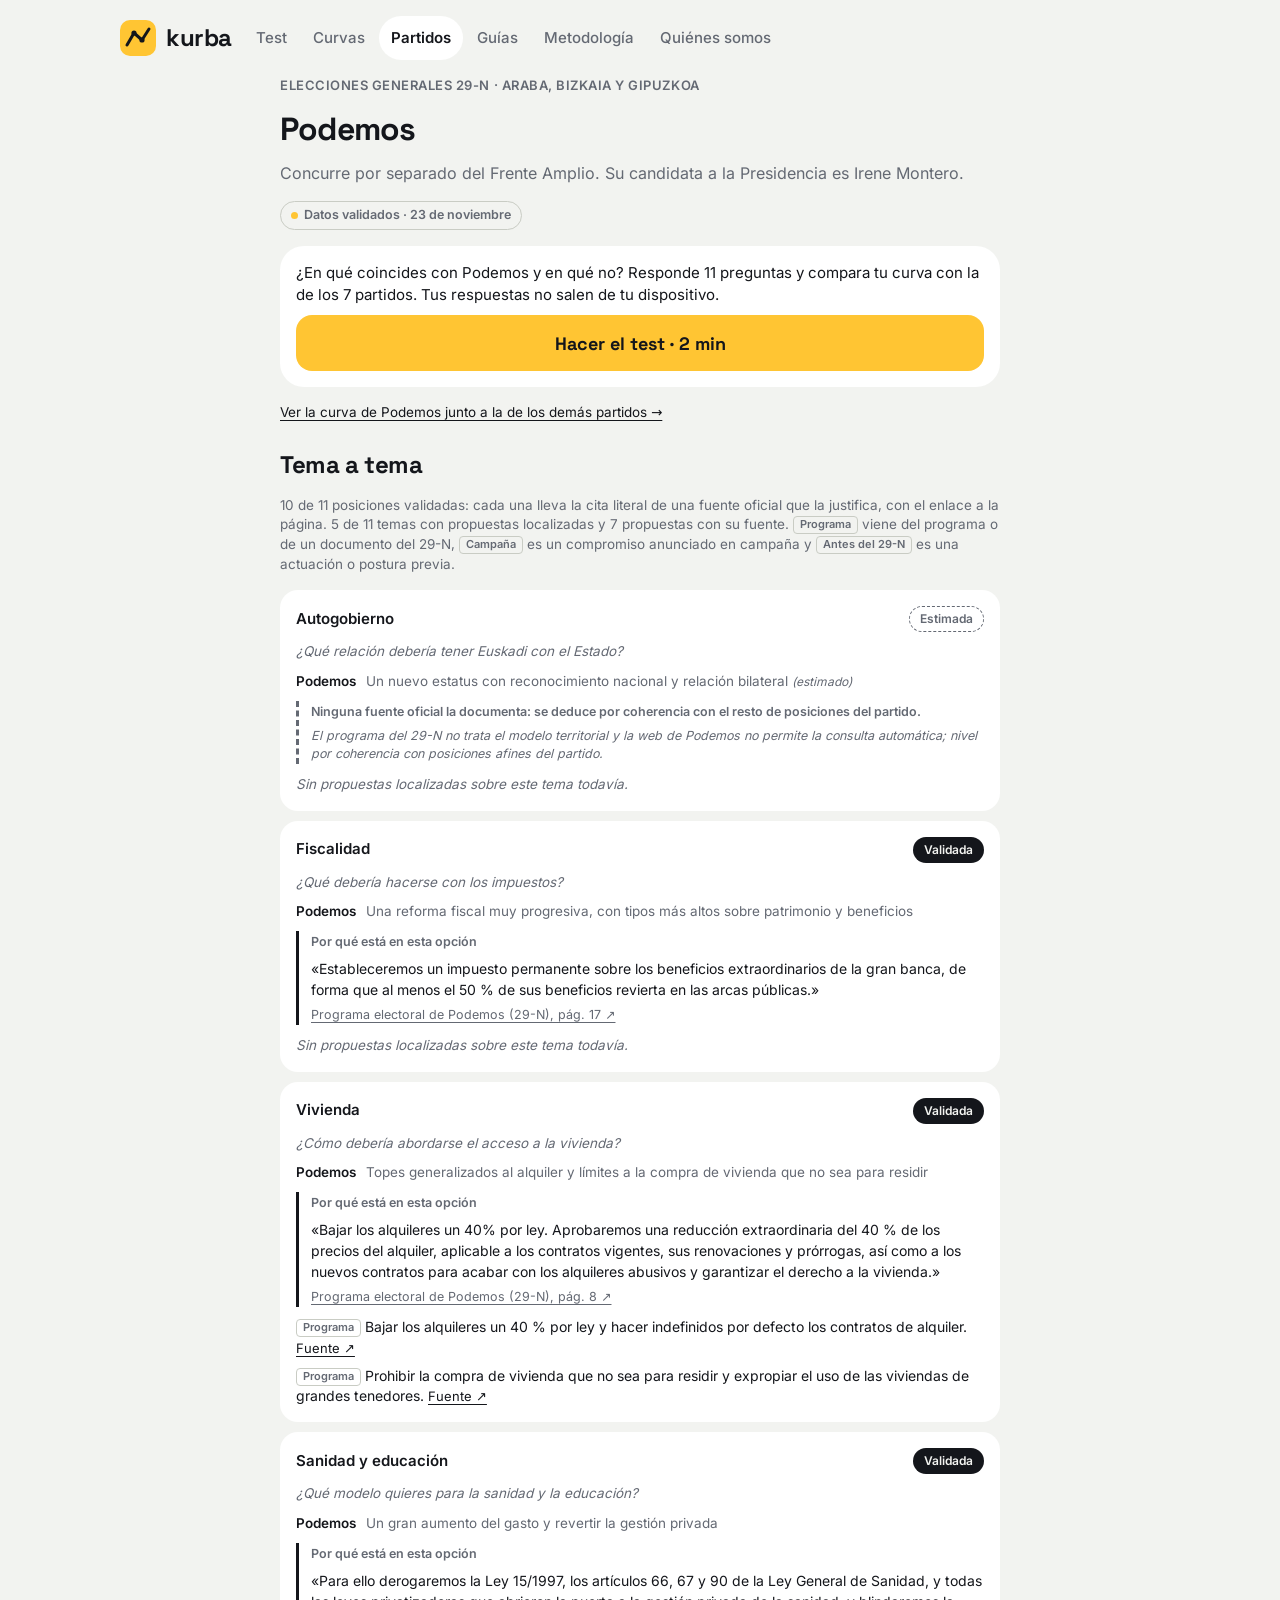
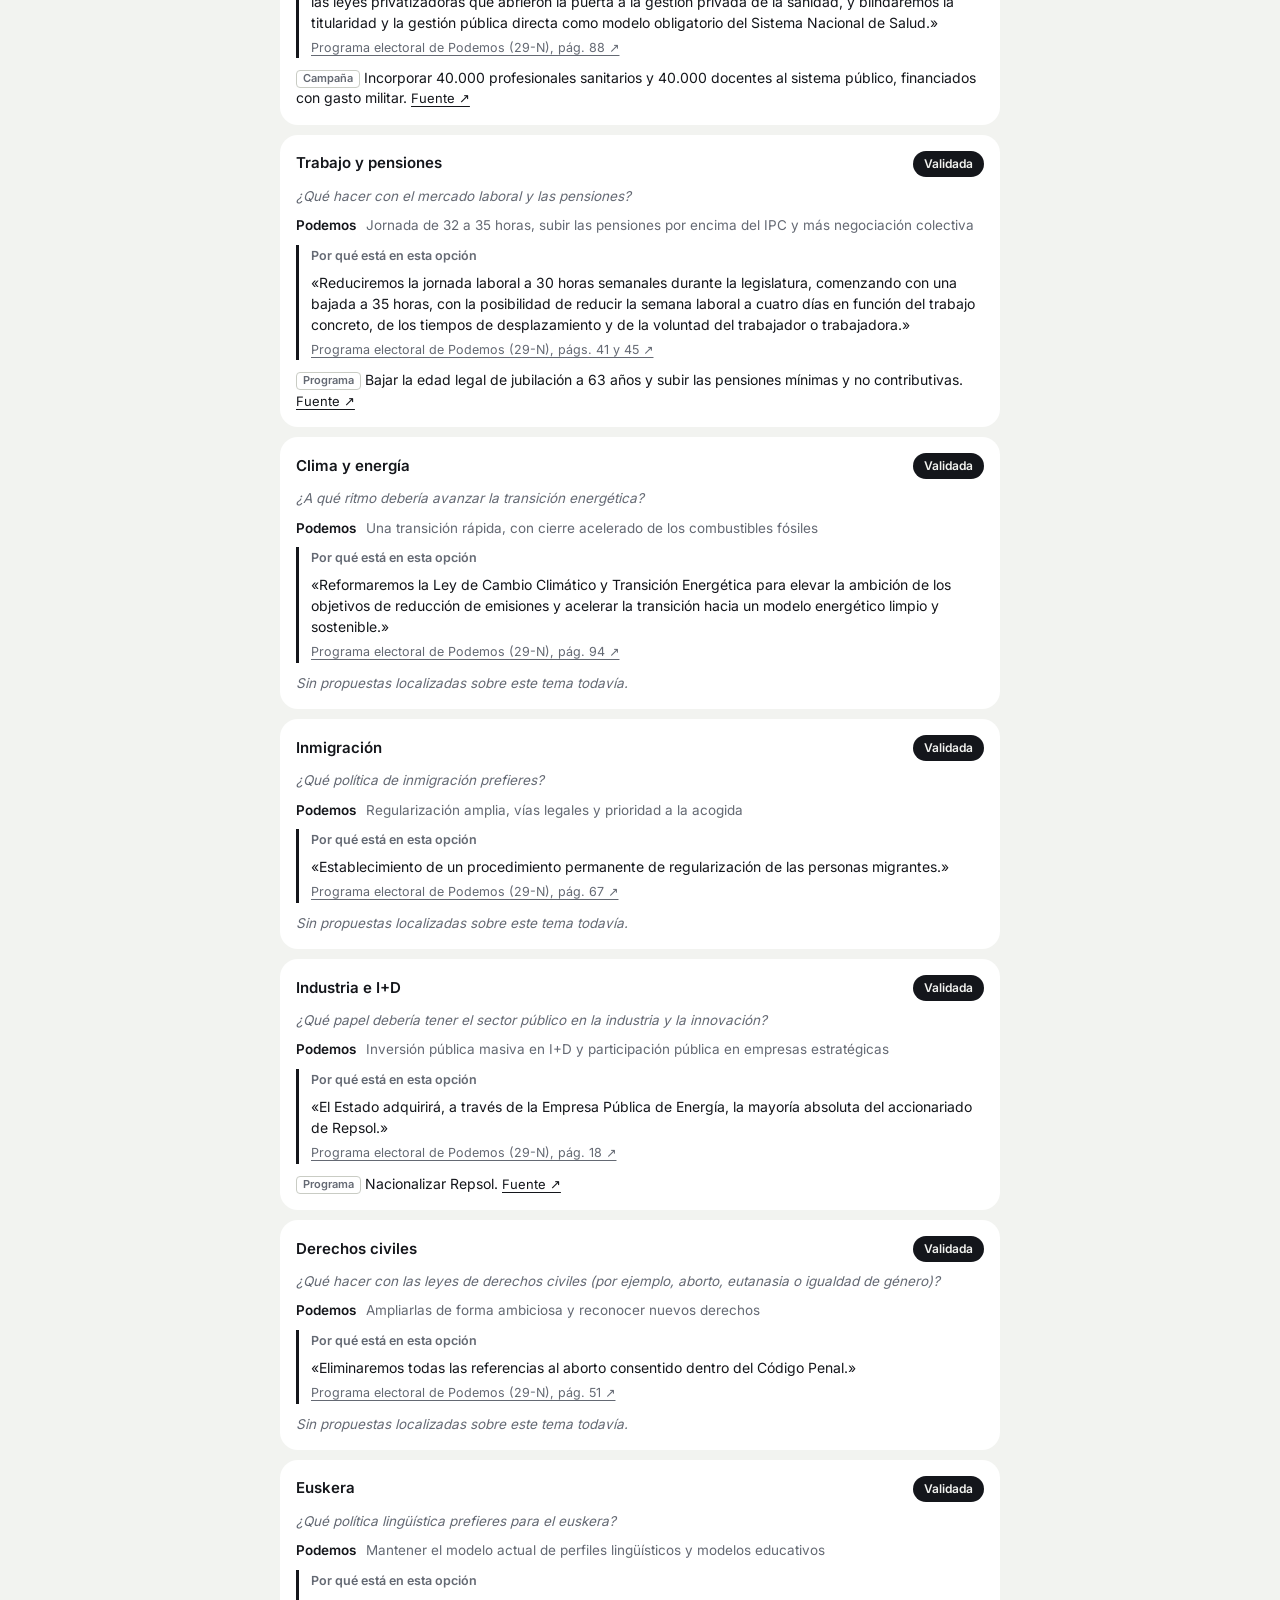
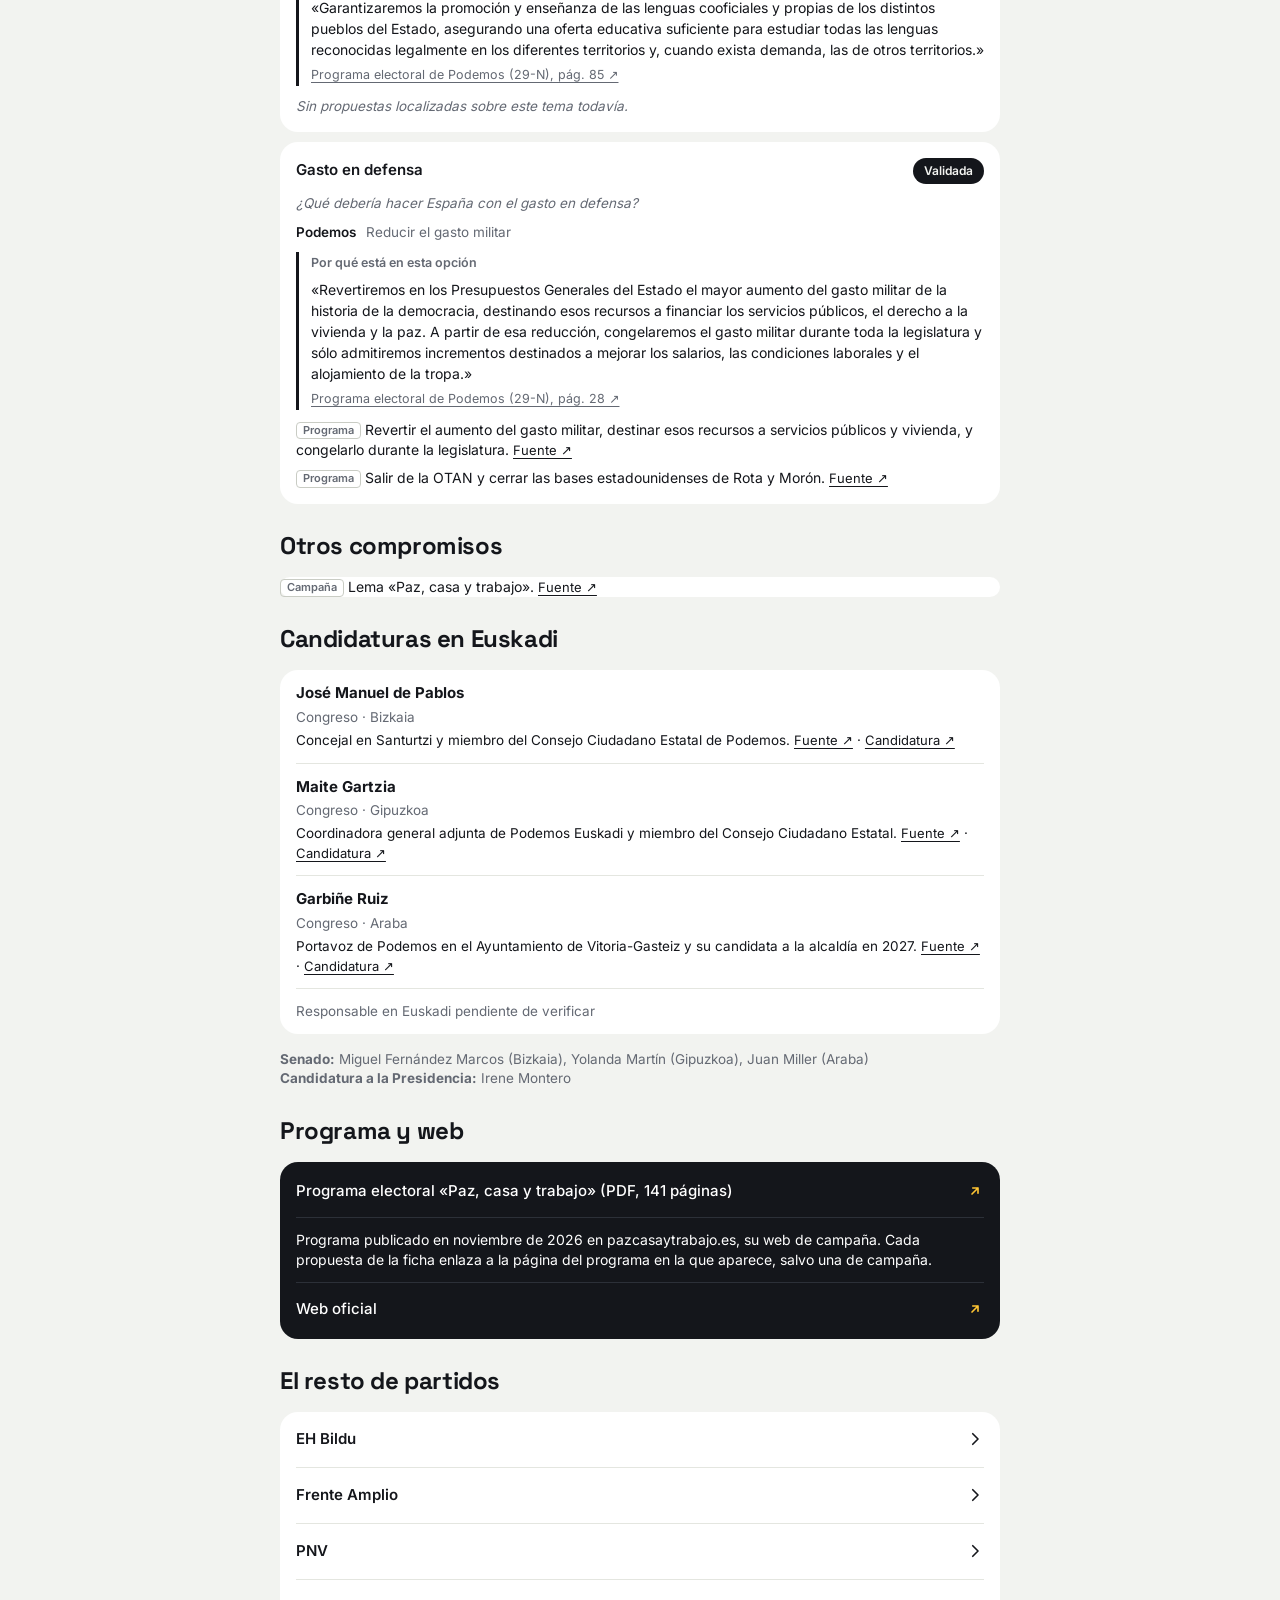
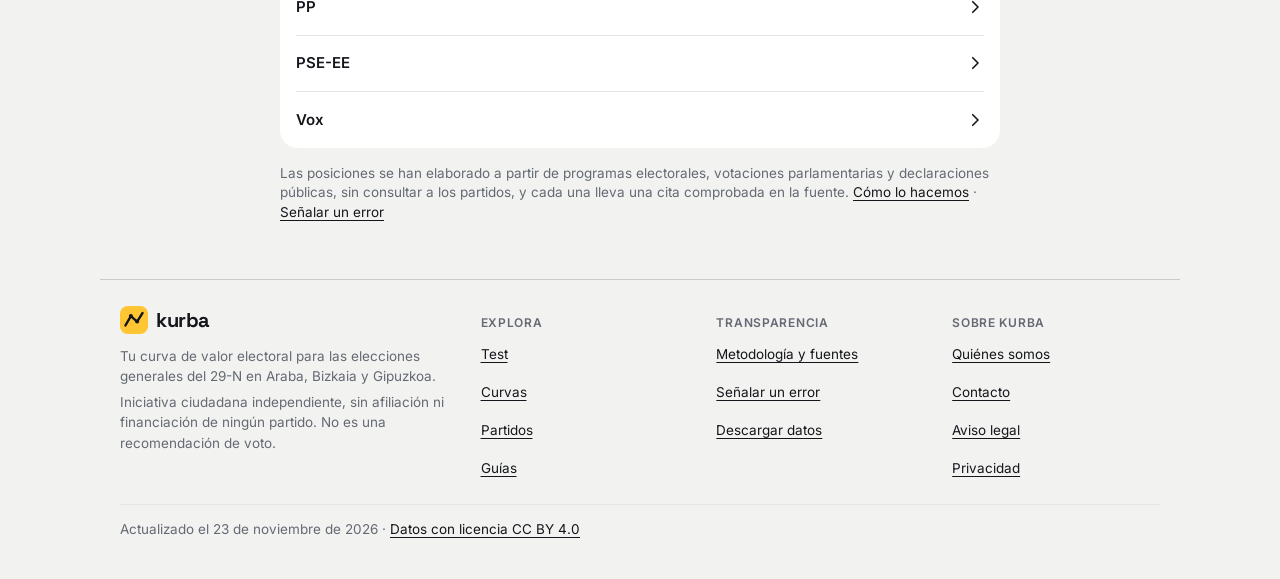
<file: partido/podemos/index.html>
<!doctype html>
<html lang="es">
<head>
  <meta charset="utf-8">
  <meta name="viewport" content="width=device-width, initial-scale=1">
  <meta http-equiv="Content-Security-Policy" content="default-src 'self'; script-src 'self'; style-src 'self' 'unsafe-inline'; img-src 'self' data: https://*.goatcounter.com; font-src 'self'; connect-src 'self' https://*.goatcounter.com; base-uri 'self'; form-action 'none'; object-src 'none'">
  <meta name="referrer" content="strict-origin-when-cross-origin">
  <title>Podemos: qué propone en Euskadi para el 29-N · Kurba</title>
  <meta name="description" content="Las posiciones de Podemos (Podemos) en 11 temas para las elecciones generales del 29-N en Araba, Bizkaia y Gipuzkoa: 7 propuestas con su fuente, candidaturas y programa.">
  <meta name="theme-color" content="#F2F3F0" media="(prefers-color-scheme: light)">
  <meta name="theme-color" content="#121315" media="(prefers-color-scheme: dark)">
  <link rel="canonical" href="https://www.kurba29n.com/partido/podemos/">
  <meta property="og:type" content="article">
  <meta property="og:site_name" content="Kurba">
  <meta property="og:locale" content="es_ES">
  <meta property="og:url" content="https://www.kurba29n.com/partido/podemos/">
  <meta property="og:title" content="Podemos: qué propone en Euskadi para el 29-N · Kurba">
  <meta property="og:description" content="Las posiciones de Podemos (Podemos) en 11 temas para las elecciones generales del 29-N en Araba, Bizkaia y Gipuzkoa: 7 propuestas con su fuente, candidaturas y programa.">
  <meta property="og:image" content="https://www.kurba29n.com/assets/og-image.png">
  <meta property="og:image:width" content="1200">
  <meta property="og:image:height" content="630">
  <meta property="og:image:alt" content="Kurba: tu curva de valor electoral para las generales del 29-N en Euskadi.">
  <meta name="twitter:card" content="summary_large_image">
  <meta name="twitter:title" content="Podemos: qué propone en Euskadi para el 29-N · Kurba">
  <meta name="twitter:description" content="Las posiciones de Podemos (Podemos) en 11 temas para las elecciones generales del 29-N en Araba, Bizkaia y Gipuzkoa: 7 propuestas con su fuente, candidaturas y programa.">
  <meta name="twitter:image" content="https://www.kurba29n.com/assets/og-image.png">
  <link rel="icon" href="/assets/favicon.svg" type="image/svg+xml">
  <link rel="apple-touch-icon" href="/assets/apple-touch-icon.png">
  <link rel="manifest" href="/manifest.webmanifest">
  <link rel="preload" href="/assets/fonts/inter-latin-wght.woff2" as="font" type="font/woff2" crossorigin>
  <link rel="preload" href="/assets/fonts/space-grotesk-latin-700-normal.woff2" as="font" type="font/woff2" crossorigin>
  <link rel="stylesheet" href="/css/kurba.css?v=68ebc9e5">
  <script src="/js/analitica.js?v=a3a74498" defer></script>
  <script src="/js/estatica.js?v=35114ea6" defer data-gc="https://kurba29n.goatcounter.com/count"></script>
  <script type="application/ld+json">{"@context":"https://schema.org","@type":"WebPage","@id":"https://www.kurba29n.com/partido/podemos/","url":"https://www.kurba29n.com/partido/podemos/","name":"Podemos: qué propone en Euskadi para el 29-N","description":"Las posiciones de Podemos (Podemos) en 11 temas para las elecciones generales del 29-N en Araba, Bizkaia y Gipuzkoa: 7 propuestas con su fuente, candidaturas y programa.","inLanguage":"es","isPartOf":{"@id":"https://www.kurba29n.com/#web"},"publisher":{"@id":"https://www.kurba29n.com/#organizacion"},"breadcrumb":{"@type":"BreadcrumbList","itemListElement":[{"@type":"ListItem","position":1,"name":"Kurba","item":"https://www.kurba29n.com/"},{"@type":"ListItem","position":2,"name":"Podemos: qué propone en Euskadi para el 29-N","item":"https://www.kurba29n.com/partido/podemos/"}]},"about":{"@type":"PoliticalParty","name":"Podemos","alternateName":"Podemos","url":"https://podemos.info"}}</script>
</head>
<body class="estatica" data-pantalla="s-met">
<a class="skip" href="#contenido">Saltar al contenido</a>
<header class="top">
 <div class="top-in">
  <a class="brand" href="/" aria-label="Kurba, ir al inicio">
    <svg width="36" height="36" viewBox="0 0 36 36" aria-hidden="true"><rect width="36" height="36" rx="10" fill="#FFC533"/><polyline points="7,25 14,13 22,20 29,9" fill="none" stroke="#14161B" stroke-width="3" stroke-linecap="round" stroke-linejoin="round"/><circle cx="14" cy="13" r="2.6" fill="#14161B"/><circle cx="22" cy="20" r="2.6" fill="#14161B"/></svg>
    <b>kurba</b>
  </a>
  <nav class="menu" aria-label="Principal">
    <a href="/#/test">Test</a>
    <a href="/#/curvas">Curvas</a>
    <a href="/#/fichas" aria-current="page">Partidos</a>
    <a href="/#/guias">Guías</a>
    <a href="/metodologia/">Metodología</a>
    <a href="/quienes-somos/">Quiénes somos</a>
  </nav>
 </div>
</header>
<main id="contenido" tabindex="-1">
<section class="stack">
<p class="kicker">Elecciones generales 29-N · Araba, Bizkaia y Gipuzkoa</p>
<h1>Podemos</h1>

<p class="lead">Concurre por separado del Frente Amplio. Su candidata a la Presidencia es Irene Montero.</p>
<a class="estado" href="/metodologia/">Datos validados · 23 de noviembre</a>
<div class="card stack cta-estatica" style="gap:10px"><p>¿En qué coincides con Podemos y en qué no? Responde 11 preguntas y compara tu curva con la de los 7 partidos. Tus respuestas no salen de tu dispositivo.</p><a class="btn acc" href="/#/test">Hacer el test · 2 min</a></div>
<p class="small"><a href="/#/partido/podemos">Ver la curva de Podemos junto a la de los demás partidos →</a></p>
<h2>Tema a tema</h2>
<p class="small">10 de 11 posiciones validadas: cada una lleva la cita literal de una fuente oficial que la justifica, con el enlace a la página. 5 de 11 temas con propuestas localizadas y 7 propuestas con su fuente. <span class="tag">Programa</span> viene del programa o de un documento del 29-N, <span class="tag">Campaña</span> es un compromiso anunciado en campaña y <span class="tag">Antes del 29-N</span> es una actuación o postura previa.</p>
<div class="stack" style="gap:10px">
<div class="tcard">
  <div class="th"><h3 class="tn">Autogobierno</h3><span class="pill bad">Estimada</span></div>
  <p class="small"><em>¿Qué relación debería tener Euskadi con el Estado?</em></p>
  <div class="tv"><b>Podemos</b><span>Un nuevo estatus con reconocimiento nacional y relación bilateral <span class="est">(estimado)</span></span></div>
  <div class="cita est-c"><p class="cita-h">Ninguna fuente oficial la documenta: se deduce por coherencia con el resto de posiciones del partido.</p><p class="cita-n">El programa del 29-N no trata el modelo territorial y la web de Podemos no permite la consulta automática; nivel por coherencia con posiciones afines del partido.</p></div>
  <p class="none">Sin propuestas localizadas sobre este tema todavía.</p>
</div>
<div class="tcard">
  <div class="th"><h3 class="tn">Fiscalidad</h3><span class="pill good">Validada</span></div>
  <p class="small"><em>¿Qué debería hacerse con los impuestos?</em></p>
  <div class="tv"><b>Podemos</b><span>Una reforma fiscal muy progresiva, con tipos más altos sobre patrimonio y beneficios</span></div>
  <div class="cita"><p class="cita-h">Por qué está en esta opción</p><blockquote>«Estableceremos un impuesto permanente sobre los beneficios extraordinarios de la gran banca, de forma que al menos el 50 % de sus beneficios revierta en las arcas públicas.»</blockquote><p class="cita-f"><a href="https://pazcasaytrabajo.es/programa-electoral/programa-electoral-paz-casa-y-trabajo.pdf#page=17" target="_blank" rel="noopener">Programa electoral de Podemos (29-N), pág. 17 ↗</a></p></div>
  <p class="none">Sin propuestas localizadas sobre este tema todavía.</p>
</div>
<div class="tcard">
  <div class="th"><h3 class="tn">Vivienda</h3><span class="pill good">Validada</span></div>
  <p class="small"><em>¿Cómo debería abordarse el acceso a la vivienda?</em></p>
  <div class="tv"><b>Podemos</b><span>Topes generalizados al alquiler y límites a la compra de vivienda que no sea para residir</span></div>
  <div class="cita"><p class="cita-h">Por qué está en esta opción</p><blockquote>«Bajar los alquileres un 40% por ley. Aprobaremos una reducción extraordinaria del 40 % de los precios del alquiler, aplicable a los contratos vigentes, sus renovaciones y prórrogas, así como a los nuevos contratos para acabar con los alquileres abusivos y garantizar el derecho a la vivienda.»</blockquote><p class="cita-f"><a href="https://pazcasaytrabajo.es/programa-electoral/programa-electoral-paz-casa-y-trabajo.pdf#page=8" target="_blank" rel="noopener">Programa electoral de Podemos (29-N), pág. 8 ↗</a></p></div>
  <ul class="pts"><li><span class="tag">Programa</span> Bajar los alquileres un 40 % por ley y hacer indefinidos por defecto los contratos de alquiler. <a href="https://pazcasaytrabajo.es/programa-electoral/programa-electoral-paz-casa-y-trabajo.pdf#page=8" title="Programa electoral de Podemos (29-N), pág. 8" target="_blank" rel="noopener">Fuente ↗</a></li><li><span class="tag">Programa</span> Prohibir la compra de vivienda que no sea para residir y expropiar el uso de las viviendas de grandes tenedores. <a href="https://pazcasaytrabajo.es/programa-electoral/programa-electoral-paz-casa-y-trabajo.pdf#page=8" title="Programa electoral de Podemos (29-N), pág. 8" target="_blank" rel="noopener">Fuente ↗</a></li></ul>
</div>
<div class="tcard">
  <div class="th"><h3 class="tn">Sanidad y educación</h3><span class="pill good">Validada</span></div>
  <p class="small"><em>¿Qué modelo quieres para la sanidad y la educación?</em></p>
  <div class="tv"><b>Podemos</b><span>Un gran aumento del gasto y revertir la gestión privada</span></div>
  <div class="cita"><p class="cita-h">Por qué está en esta opción</p><blockquote>«Para ello derogaremos la Ley 15/1997, los artículos 66, 67 y 90 de la Ley General de Sanidad, y todas las leyes privatizadoras que abrieron la puerta a la gestión privada de la sanidad, y blindaremos la titularidad y la gestión pública directa como modelo obligatorio del Sistema Nacional de Salud.»</blockquote><p class="cita-f"><a href="https://pazcasaytrabajo.es/programa-electoral/programa-electoral-paz-casa-y-trabajo.pdf#page=88" target="_blank" rel="noopener">Programa electoral de Podemos (29-N), pág. 88 ↗</a></p></div>
  <ul class="pts"><li><span class="tag">Campaña</span> Incorporar 40.000 profesionales sanitarios y 40.000 docentes al sistema público, financiados con gasto militar. <a href="https://www.democrata.es/politica/irene-montero-propone-desviar-gasto-militar-para-nacionalizar-repsol-reforzar-sanidad-y-lanzar-un-super-publico/" title="Demócrata: Montero propone desviar gasto militar para nacionalizar Repsol" target="_blank" rel="noopener">Fuente ↗</a></li></ul>
</div>
<div class="tcard">
  <div class="th"><h3 class="tn">Trabajo y pensiones</h3><span class="pill good">Validada</span></div>
  <p class="small"><em>¿Qué hacer con el mercado laboral y las pensiones?</em></p>
  <div class="tv"><b>Podemos</b><span>Jornada de 32 a 35 horas, subir las pensiones por encima del IPC y más negociación colectiva</span></div>
  <div class="cita"><p class="cita-h">Por qué está en esta opción</p><blockquote>«Reduciremos la jornada laboral a 30 horas semanales durante la legislatura, comenzando con una bajada a 35 horas, con la posibilidad de reducir la semana laboral a cuatro días en función del trabajo concreto, de los tiempos de desplazamiento y de la voluntad del trabajador o trabajadora.»</blockquote><p class="cita-f"><a href="https://pazcasaytrabajo.es/programa-electoral/programa-electoral-paz-casa-y-trabajo.pdf#page=41" target="_blank" rel="noopener">Programa electoral de Podemos (29-N), págs. 41 y 45 ↗</a></p></div>
  <ul class="pts"><li><span class="tag">Programa</span> Bajar la edad legal de jubilación a 63 años y subir las pensiones mínimas y no contributivas. <a href="https://pazcasaytrabajo.es/programa-electoral/programa-electoral-paz-casa-y-trabajo.pdf#page=41" title="Programa electoral de Podemos (29-N), págs. 41 y 45" target="_blank" rel="noopener">Fuente ↗</a></li></ul>
</div>
<div class="tcard">
  <div class="th"><h3 class="tn">Clima y energía</h3><span class="pill good">Validada</span></div>
  <p class="small"><em>¿A qué ritmo debería avanzar la transición energética?</em></p>
  <div class="tv"><b>Podemos</b><span>Una transición rápida, con cierre acelerado de los combustibles fósiles</span></div>
  <div class="cita"><p class="cita-h">Por qué está en esta opción</p><blockquote>«Reformaremos la Ley de Cambio Climático y Transición Energética para elevar la ambición de los objetivos de reducción de emisiones y acelerar la transición hacia un modelo energético limpio y sostenible.»</blockquote><p class="cita-f"><a href="https://pazcasaytrabajo.es/programa-electoral/programa-electoral-paz-casa-y-trabajo.pdf#page=94" target="_blank" rel="noopener">Programa electoral de Podemos (29-N), pág. 94 ↗</a></p></div>
  <p class="none">Sin propuestas localizadas sobre este tema todavía.</p>
</div>
<div class="tcard">
  <div class="th"><h3 class="tn">Inmigración</h3><span class="pill good">Validada</span></div>
  <p class="small"><em>¿Qué política de inmigración prefieres?</em></p>
  <div class="tv"><b>Podemos</b><span>Regularización amplia, vías legales y prioridad a la acogida</span></div>
  <div class="cita"><p class="cita-h">Por qué está en esta opción</p><blockquote>«Establecimiento de un procedimiento permanente de regularización de las personas migrantes.»</blockquote><p class="cita-f"><a href="https://pazcasaytrabajo.es/programa-electoral/programa-electoral-paz-casa-y-trabajo.pdf#page=67" target="_blank" rel="noopener">Programa electoral de Podemos (29-N), pág. 67 ↗</a></p></div>
  <p class="none">Sin propuestas localizadas sobre este tema todavía.</p>
</div>
<div class="tcard">
  <div class="th"><h3 class="tn">Industria e I+D</h3><span class="pill good">Validada</span></div>
  <p class="small"><em>¿Qué papel debería tener el sector público en la industria y la innovación?</em></p>
  <div class="tv"><b>Podemos</b><span>Inversión pública masiva en I+D y participación pública en empresas estratégicas</span></div>
  <div class="cita"><p class="cita-h">Por qué está en esta opción</p><blockquote>«El Estado adquirirá, a través de la Empresa Pública de Energía, la mayoría absoluta del accionariado de Repsol.»</blockquote><p class="cita-f"><a href="https://pazcasaytrabajo.es/programa-electoral/programa-electoral-paz-casa-y-trabajo.pdf#page=18" target="_blank" rel="noopener">Programa electoral de Podemos (29-N), pág. 18 ↗</a></p></div>
  <ul class="pts"><li><span class="tag">Programa</span> Nacionalizar Repsol. <a href="https://pazcasaytrabajo.es/programa-electoral/programa-electoral-paz-casa-y-trabajo.pdf#page=18" title="Programa electoral de Podemos (29-N), pág. 18" target="_blank" rel="noopener">Fuente ↗</a></li></ul>
</div>
<div class="tcard">
  <div class="th"><h3 class="tn">Derechos civiles</h3><span class="pill good">Validada</span></div>
  <p class="small"><em>¿Qué hacer con las leyes de derechos civiles (por ejemplo, aborto, eutanasia o igualdad de género)?</em></p>
  <div class="tv"><b>Podemos</b><span>Ampliarlas de forma ambiciosa y reconocer nuevos derechos</span></div>
  <div class="cita"><p class="cita-h">Por qué está en esta opción</p><blockquote>«Eliminaremos todas las referencias al aborto consentido dentro del Código Penal.»</blockquote><p class="cita-f"><a href="https://pazcasaytrabajo.es/programa-electoral/programa-electoral-paz-casa-y-trabajo.pdf#page=51" target="_blank" rel="noopener">Programa electoral de Podemos (29-N), pág. 51 ↗</a></p></div>
  <p class="none">Sin propuestas localizadas sobre este tema todavía.</p>
</div>
<div class="tcard">
  <div class="th"><h3 class="tn">Euskera</h3><span class="pill good">Validada</span></div>
  <p class="small"><em>¿Qué política lingüística prefieres para el euskera?</em></p>
  <div class="tv"><b>Podemos</b><span>Mantener el modelo actual de perfiles lingüísticos y modelos educativos</span></div>
  <div class="cita"><p class="cita-h">Por qué está en esta opción</p><blockquote>«Garantizaremos la promoción y enseñanza de las lenguas cooficiales y propias de los distintos pueblos del Estado, asegurando una oferta educativa suficiente para estudiar todas las lenguas reconocidas legalmente en los diferentes territorios y, cuando exista demanda, las de otros territorios.»</blockquote><p class="cita-f"><a href="https://pazcasaytrabajo.es/programa-electoral/programa-electoral-paz-casa-y-trabajo.pdf#page=85" target="_blank" rel="noopener">Programa electoral de Podemos (29-N), pág. 85 ↗</a></p></div>
  <p class="none">Sin propuestas localizadas sobre este tema todavía.</p>
</div>
<div class="tcard">
  <div class="th"><h3 class="tn">Gasto en defensa</h3><span class="pill good">Validada</span></div>
  <p class="small"><em>¿Qué debería hacer España con el gasto en defensa?</em></p>
  <div class="tv"><b>Podemos</b><span>Reducir el gasto militar</span></div>
  <div class="cita"><p class="cita-h">Por qué está en esta opción</p><blockquote>«Revertiremos en los Presupuestos Generales del Estado el mayor aumento del gasto militar de la historia de la democracia, destinando esos recursos a financiar los servicios públicos, el derecho a la vivienda y la paz. A partir de esa reducción, congelaremos el gasto militar durante toda la legislatura y sólo admitiremos incrementos destinados a mejorar los salarios, las condiciones laborales y el alojamiento de la tropa.»</blockquote><p class="cita-f"><a href="https://pazcasaytrabajo.es/programa-electoral/programa-electoral-paz-casa-y-trabajo.pdf#page=28" target="_blank" rel="noopener">Programa electoral de Podemos (29-N), pág. 28 ↗</a></p></div>
  <ul class="pts"><li><span class="tag">Programa</span> Revertir el aumento del gasto militar, destinar esos recursos a servicios públicos y vivienda, y congelarlo durante la legislatura. <a href="https://pazcasaytrabajo.es/programa-electoral/programa-electoral-paz-casa-y-trabajo.pdf#page=28" title="Programa electoral de Podemos (29-N), pág. 28" target="_blank" rel="noopener">Fuente ↗</a></li><li><span class="tag">Programa</span> Salir de la OTAN y cerrar las bases estadounidenses de Rota y Morón. <a href="https://pazcasaytrabajo.es/programa-electoral/programa-electoral-paz-casa-y-trabajo.pdf#page=28" title="Programa electoral de Podemos (29-N), pág. 28" target="_blank" rel="noopener">Fuente ↗</a></li></ul>
</div>
</div>
<h2>Otros compromisos</h2>
<ul class="pts card"><li><span class="tag">Campaña</span> Lema «Paz, casa y trabajo». <a href="https://www.vozpopuli.com/espana/politica/montero-retiene-su-escano-y-su-sueldo-europeo-mientras-fia-al-personalismo-la-supervivencia-de-podemos-el-29-n.html" title="Vozpópuli: la candidatura de Irene Montero" target="_blank" rel="noopener">Fuente ↗</a></li></ul>
<h2>Candidaturas en Euskadi</h2>
<ul class="ppl list"><li><b>José Manuel de Pablos</b><span class="role">Congreso · Bizkaia</span><span class="bio">Concejal en Santurtzi y miembro del Consejo Ciudadano Estatal de Podemos. <a href="https://www.deia.eus/politica/2025/04/12/euskadi-representado-consejo-estatal-9516072.html" title="Deia: Podemos Euskadi en el Consejo Estatal (2025)" target="_blank" rel="noopener">Fuente ↗</a> · <a href="https://www.boe.es/boe/dias/2026/11/03/pdfs/BOE-A-2026-23103.pdf#page=46" title="BOE: candidaturas proclamadas al Congreso, Junta Electoral Provincial de Bizkaia (3 de noviembre)" target="_blank" rel="noopener">Candidatura ↗</a></span></li><li><b>Maite Gartzia</b><span class="role">Congreso · Gipuzkoa</span><span class="bio">Coordinadora general adjunta de Podemos Euskadi y miembro del Consejo Ciudadano Estatal. <a href="https://www.deia.eus/politica/2025/04/12/euskadi-representado-consejo-estatal-9516072.html" title="Deia: Podemos Euskadi en el Consejo Estatal (2025)" target="_blank" rel="noopener">Fuente ↗</a> · <a href="https://www.boe.es/boe/dias/2026/11/03/pdfs/BOE-A-2026-23103.pdf#page=82" title="BOE: candidaturas proclamadas al Congreso, Junta Electoral Provincial de Gipuzkoa (3 de noviembre)" target="_blank" rel="noopener">Candidatura ↗</a></span></li><li><b>Garbiñe Ruiz</b><span class="role">Congreso · Araba</span><span class="bio">Portavoz de Podemos en el Ayuntamiento de Vitoria-Gasteiz y su candidata a la alcaldía en 2027. <a href="https://orain.eus/es/politica/2026/10/13/candidaturas-podemos-las-elecciones-forales-en-la-capv-richar-vaquero-en-bizkaia-miren-echeveste-en-gipuzkoa-david-rodriguez-en-araba/" title="Orain: candidaturas de Podemos a las forales y municipales" target="_blank" rel="noopener">Fuente ↗</a> · <a href="https://www.boe.es/boe/dias/2026/11/03/pdfs/BOE-A-2026-23103.pdf#page=15" title="BOE: candidaturas proclamadas al Congreso, Junta Electoral Provincial de Álava (3 de noviembre)" target="_blank" rel="noopener">Candidatura ↗</a></span></li><li><span class="role">Responsable en Euskadi pendiente de verificar</span></li></ul>
<p class="small"><b>Senado:</b> Miguel Fernández Marcos (Bizkaia), Yolanda Martín (Gipuzkoa), Juan Miller (Araba)<br><b>Candidatura a la Presidencia:</b> Irene Montero</p>
<h2>Programa y web</h2>
<div class="darklist"><a href="https://pazcasaytrabajo.es/programa-electoral/programa-electoral-paz-casa-y-trabajo.pdf" target="_blank" rel="noopener"><span>Programa electoral «Paz, casa y trabajo» (PDF, 141 páginas)</span><svg width="18" height="18" viewBox="0 0 24 24" fill="none" stroke-width="2.2" stroke-linecap="round" stroke-linejoin="round" aria-hidden="true"><path d="M8 16L16 8M9 8h7v7"/></svg></a><p>Programa publicado en noviembre de 2026 en pazcasaytrabajo.es, su web de campaña. Cada propuesta de la ficha enlaza a la página del programa en la que aparece, salvo una de campaña.</p><a href="https://podemos.info" target="_blank" rel="noopener"><span>Web oficial</span><svg width="18" height="18" viewBox="0 0 24 24" fill="none" stroke-width="2.2" stroke-linecap="round" stroke-linejoin="round" aria-hidden="true"><path d="M8 16L16 8M9 8h7v7"/></svg></a></div>
<h2>El resto de partidos</h2>
<nav class="list others" aria-label="Fichas del resto de partidos"><a href="/partido/eh-bildu/"><span class="on">EH Bildu</span><svg class="ch" width="18" height="18" viewBox="0 0 24 24" fill="none" stroke-width="2.2" stroke-linecap="round" stroke-linejoin="round" aria-hidden="true"><path d="M9 5l7 7-7 7"/></svg></a><a href="/partido/frente-amplio/"><span class="on">Frente Amplio</span><svg class="ch" width="18" height="18" viewBox="0 0 24 24" fill="none" stroke-width="2.2" stroke-linecap="round" stroke-linejoin="round" aria-hidden="true"><path d="M9 5l7 7-7 7"/></svg></a><a href="/partido/pnv/"><span class="on">PNV</span><svg class="ch" width="18" height="18" viewBox="0 0 24 24" fill="none" stroke-width="2.2" stroke-linecap="round" stroke-linejoin="round" aria-hidden="true"><path d="M9 5l7 7-7 7"/></svg></a><a href="/partido/pp/"><span class="on">PP</span><svg class="ch" width="18" height="18" viewBox="0 0 24 24" fill="none" stroke-width="2.2" stroke-linecap="round" stroke-linejoin="round" aria-hidden="true"><path d="M9 5l7 7-7 7"/></svg></a><a href="/partido/pse-ee/"><span class="on">PSE-EE</span><svg class="ch" width="18" height="18" viewBox="0 0 24 24" fill="none" stroke-width="2.2" stroke-linecap="round" stroke-linejoin="round" aria-hidden="true"><path d="M9 5l7 7-7 7"/></svg></a><a href="/partido/vox/"><span class="on">Vox</span><svg class="ch" width="18" height="18" viewBox="0 0 24 24" fill="none" stroke-width="2.2" stroke-linecap="round" stroke-linejoin="round" aria-hidden="true"><path d="M9 5l7 7-7 7"/></svg></a></nav>
<p class="small">Las posiciones se han elaborado a partir de programas electorales, votaciones parlamentarias y declaraciones públicas, sin consultar a los partidos, y cada una lleva una cita comprobada en la fuente. <a href="/metodologia/">Cómo lo hacemos</a> · <a href="/metodologia/#correcciones">Señalar un error</a></p>
</section>
</main>
<footer class="pie">
 <div class="pie-in">
  <div class="pie-col pie-kurba">
    <a class="pie-brand" href="/" aria-label="Kurba, ir al inicio"><svg width="28" height="28" viewBox="0 0 36 36" aria-hidden="true"><rect width="36" height="36" rx="10" fill="#FFC533"/><polyline points="7,25 14,13 22,20 29,9" fill="none" stroke="#14161B" stroke-width="3" stroke-linecap="round" stroke-linejoin="round"/><circle cx="14" cy="13" r="2.6" fill="#14161B"/><circle cx="22" cy="20" r="2.6" fill="#14161B"/></svg><b>kurba</b></a>
    <p>Tu curva de valor electoral para las elecciones generales del 29-N en Araba, Bizkaia y Gipuzkoa.</p>
    <p>Iniciativa ciudadana independiente, sin afiliación ni financiación de ningún partido. No es una recomendación de voto.</p>
  </div>
  <nav class="pie-col" aria-labelledby="pie-h1">
    <h2 class="pie-h" id="pie-h1">Explora</h2>
    <a href="/#/test">Test</a>
    <a href="/#/curvas">Curvas</a>
    <a href="/#/fichas">Partidos</a>
    <a href="/#/guias">Guías</a>
  </nav>
  <nav class="pie-col" aria-labelledby="pie-h2">
    <h2 class="pie-h" id="pie-h2">Transparencia</h2>
    <a href="/metodologia/">Metodología y fuentes</a>
    <a href="/metodologia/#correcciones">Señalar un error</a>
    <a href="/data/codificacion.csv" download>Descargar datos</a>
  </nav>
  <nav class="pie-col" aria-labelledby="pie-h3">
    <h2 class="pie-h" id="pie-h3">Sobre Kurba</h2>
    <a href="/quienes-somos/">Quiénes somos</a>
    <a href="/quienes-somos/#contacto">Contacto</a>
    <a href="/aviso-legal/">Aviso legal</a>
    <a href="/privacidad/">Privacidad</a>
  </nav>
 </div>
 <p class="pie-fin">Actualizado el 23 de noviembre de 2026 · <a href="/aviso-legal/">Datos con licencia CC BY 4.0</a></p>
</footer>
</body>
</html>
</file>
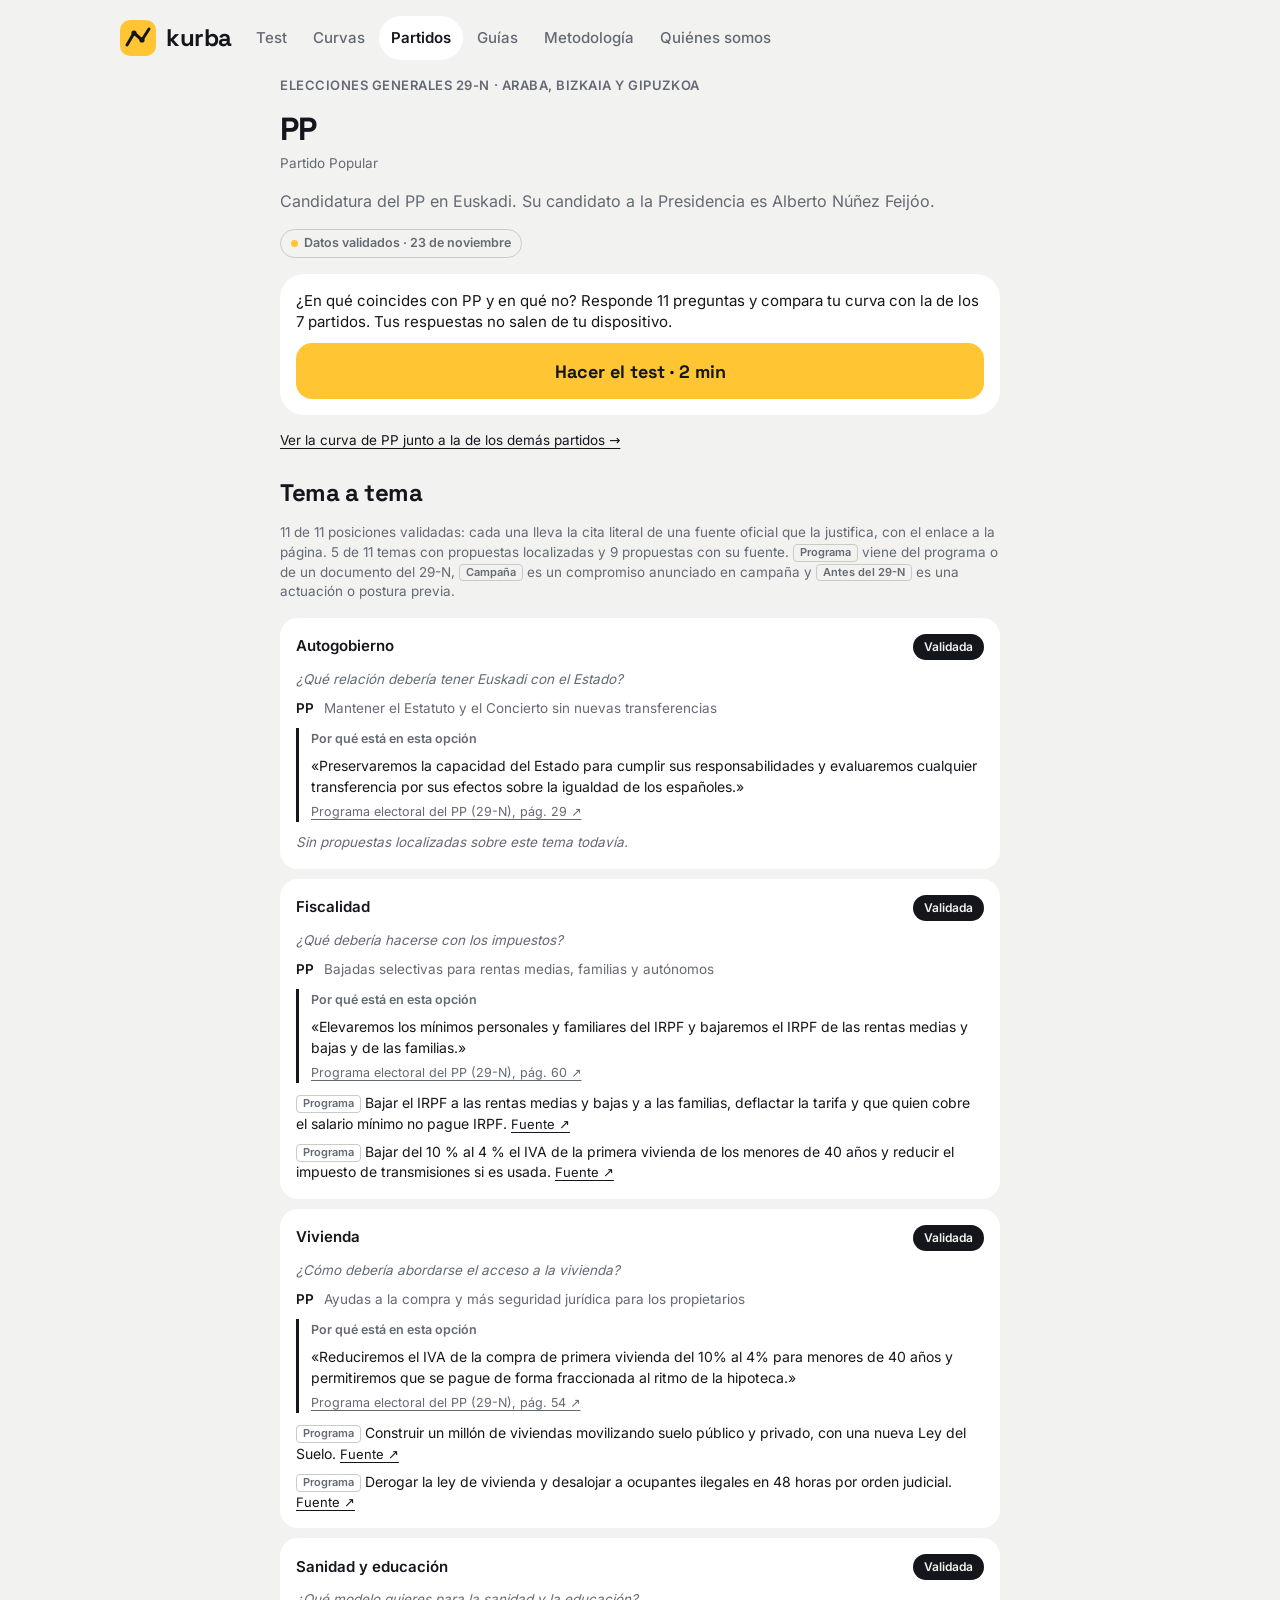
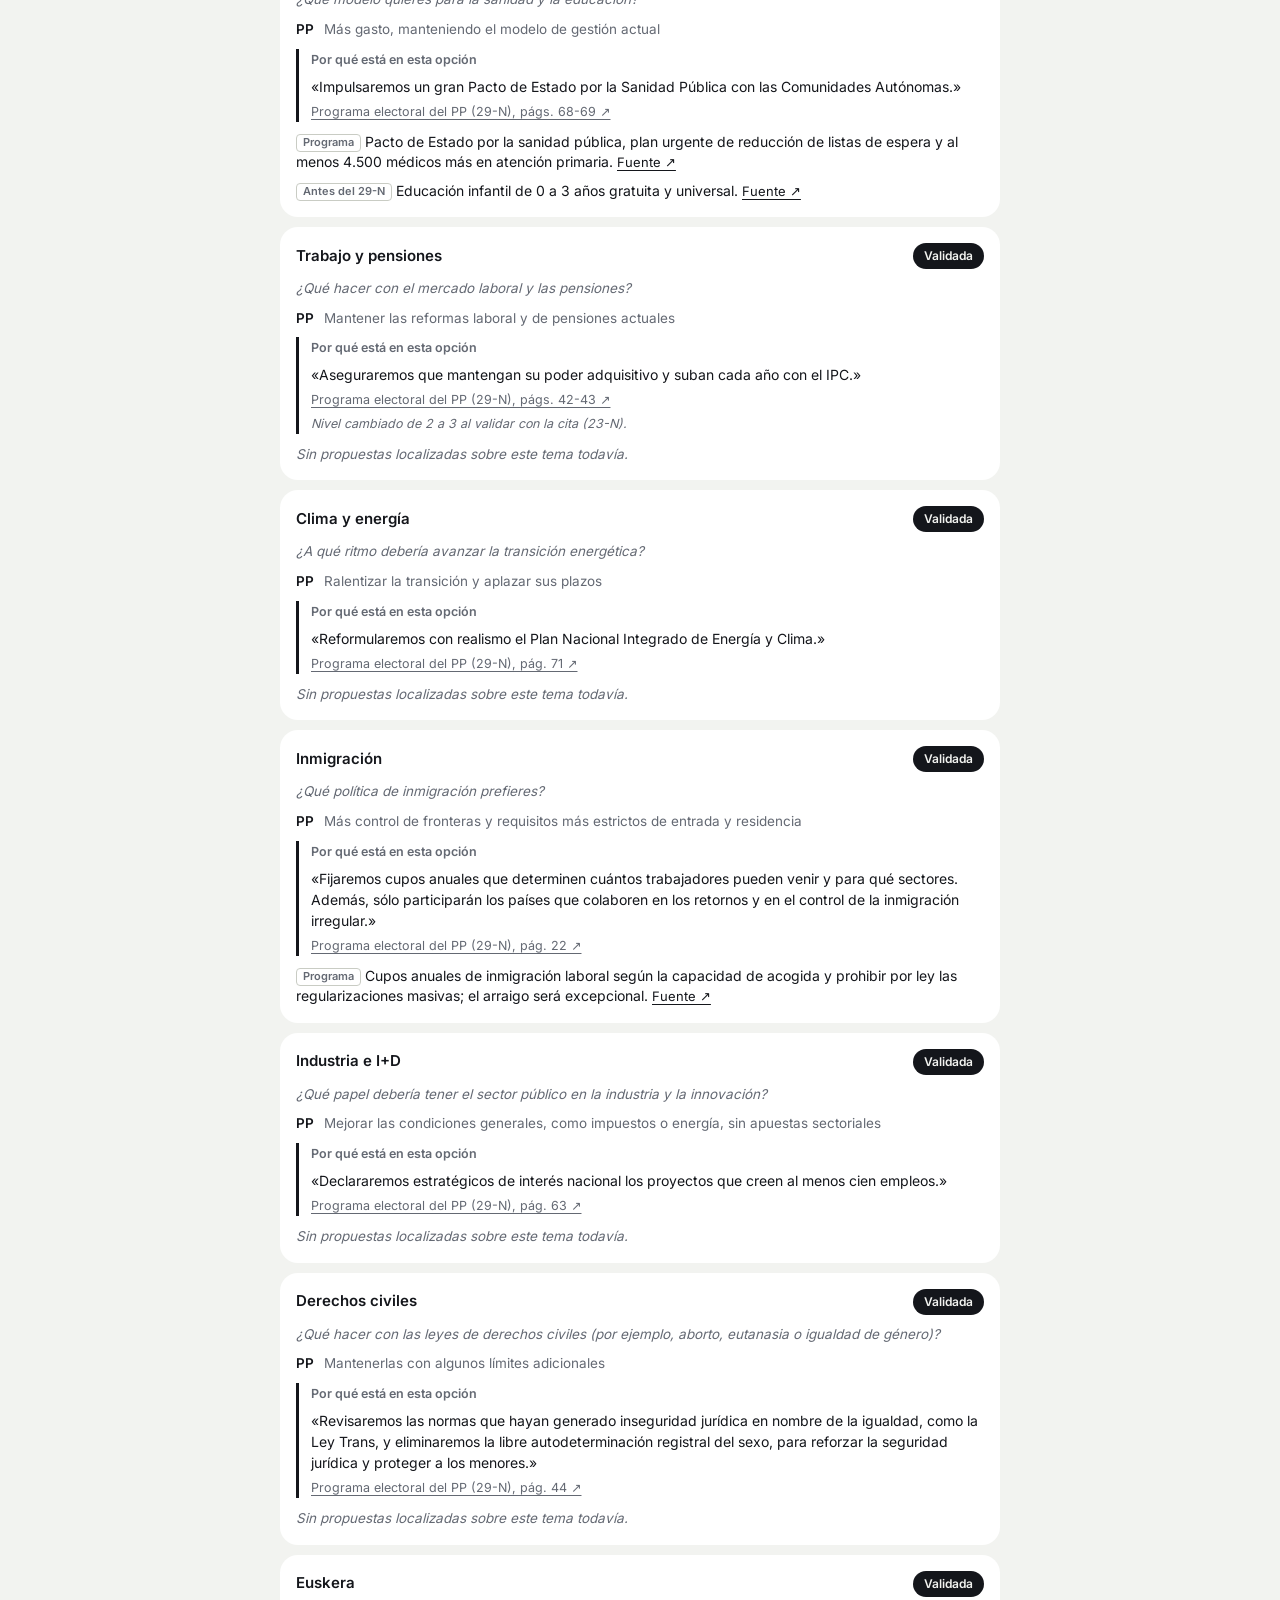
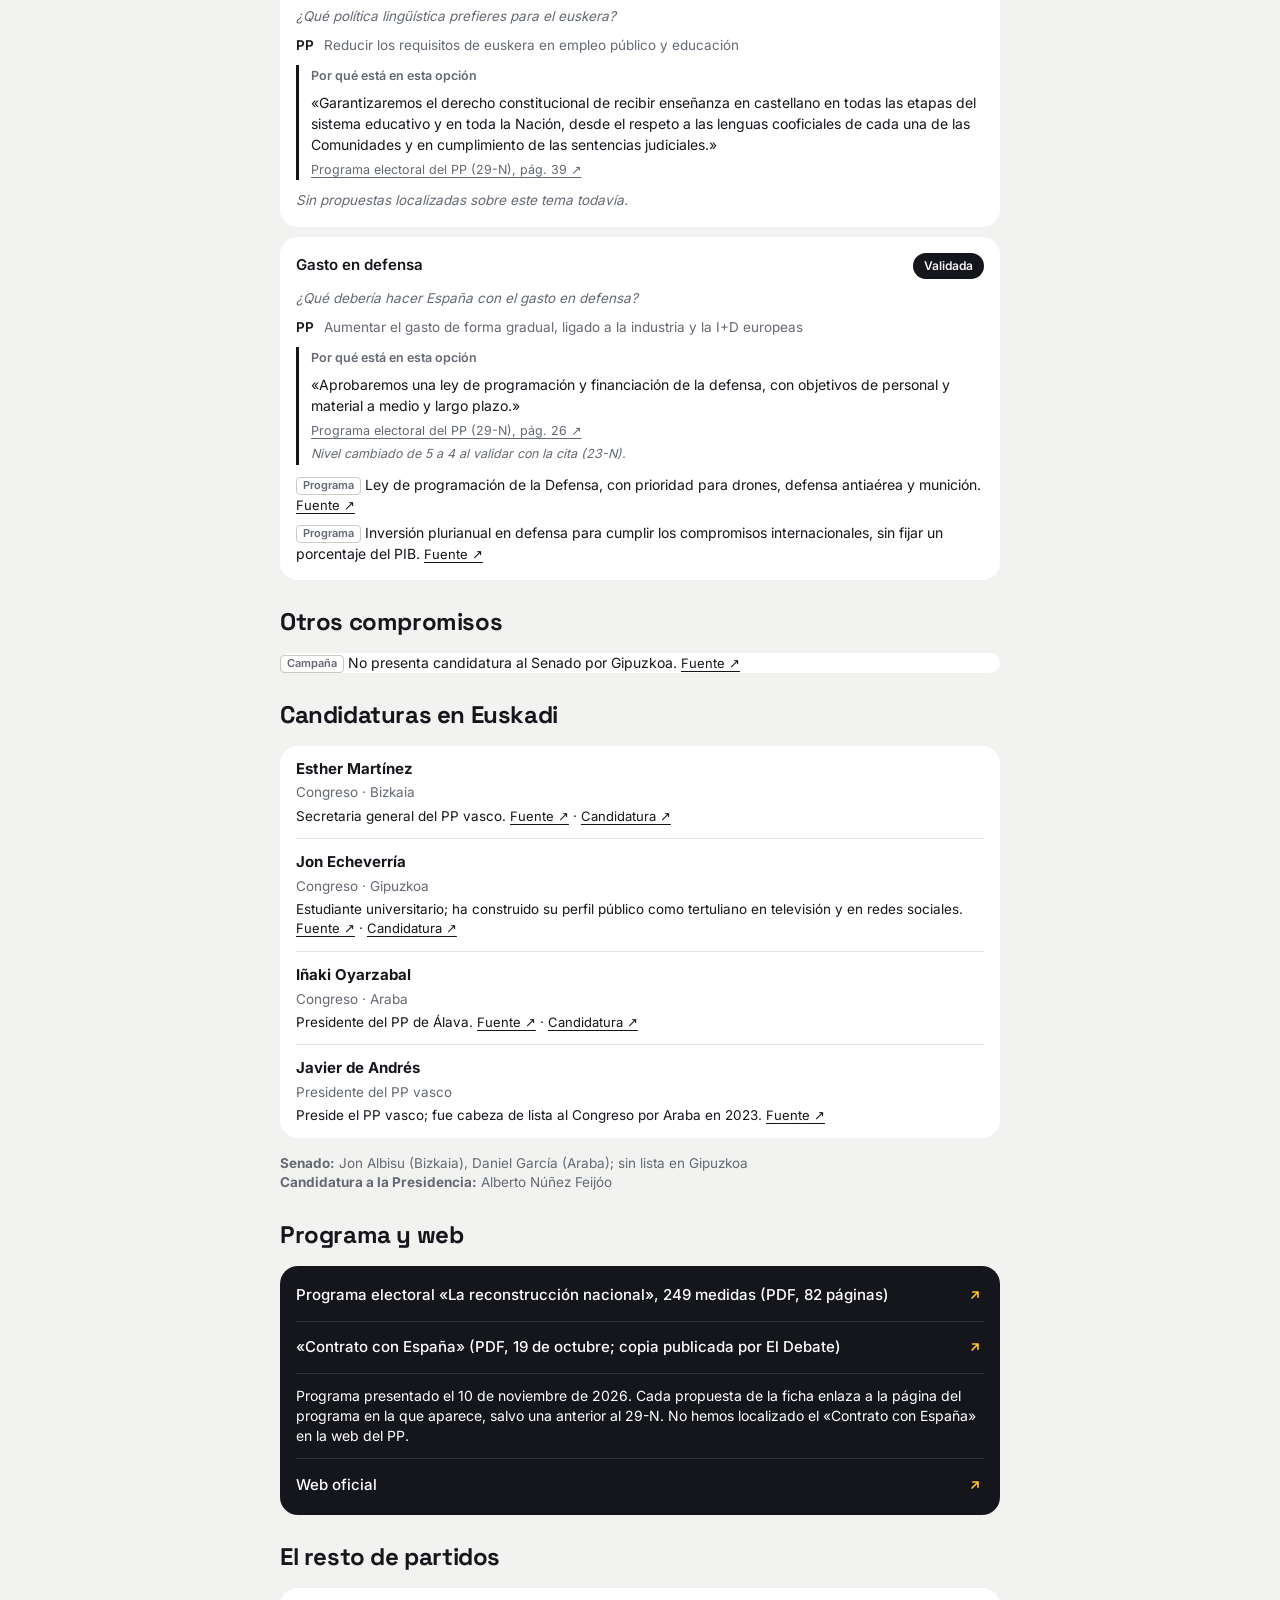
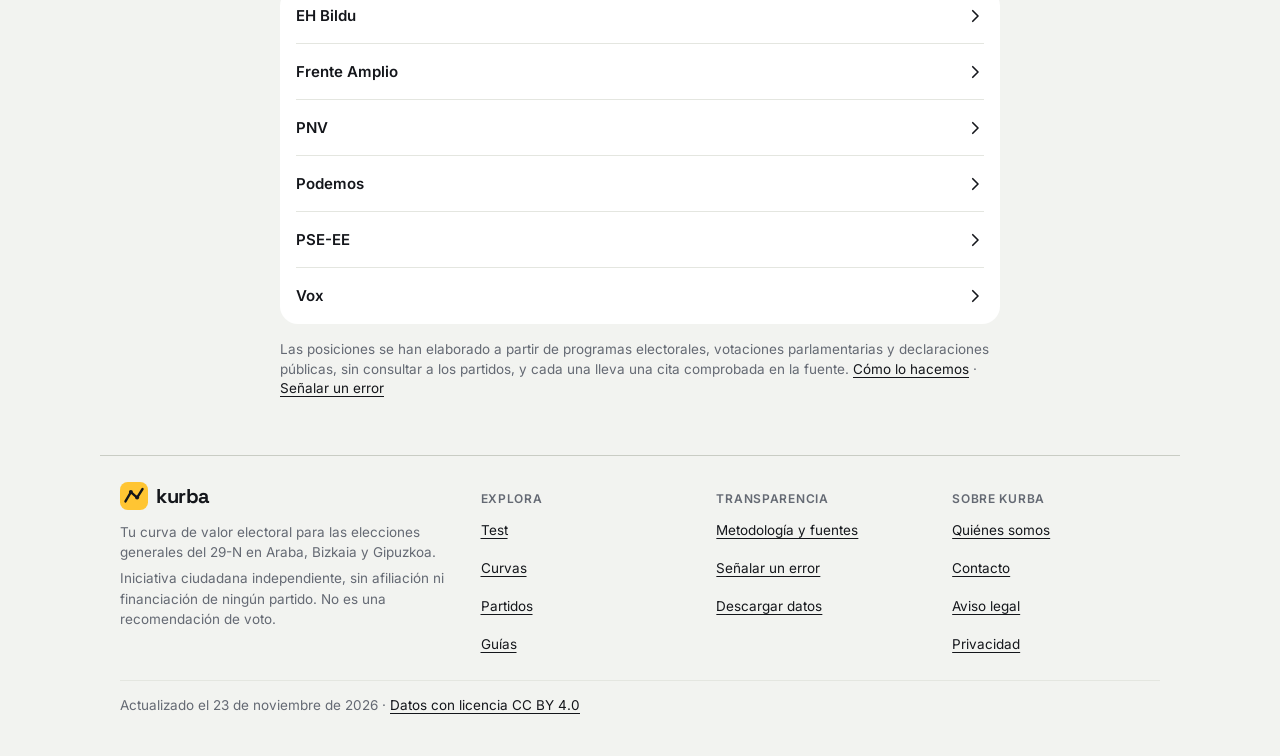
<file: partido/pp/index.html>
<!doctype html>
<html lang="es">
<head>
  <meta charset="utf-8">
  <meta name="viewport" content="width=device-width, initial-scale=1">
  <meta http-equiv="Content-Security-Policy" content="default-src 'self'; script-src 'self'; style-src 'self' 'unsafe-inline'; img-src 'self' data: https://*.goatcounter.com; font-src 'self'; connect-src 'self' https://*.goatcounter.com; base-uri 'self'; form-action 'none'; object-src 'none'">
  <meta name="referrer" content="strict-origin-when-cross-origin">
  <title>PP: qué propone en Euskadi para el 29-N · Kurba</title>
  <meta name="description" content="Las posiciones de Partido Popular (PP) en 11 temas para las elecciones generales del 29-N en Araba, Bizkaia y Gipuzkoa: 9 propuestas con su fuente, candidaturas y programa.">
  <meta name="theme-color" content="#F2F3F0" media="(prefers-color-scheme: light)">
  <meta name="theme-color" content="#121315" media="(prefers-color-scheme: dark)">
  <link rel="canonical" href="https://www.kurba29n.com/partido/pp/">
  <meta property="og:type" content="article">
  <meta property="og:site_name" content="Kurba">
  <meta property="og:locale" content="es_ES">
  <meta property="og:url" content="https://www.kurba29n.com/partido/pp/">
  <meta property="og:title" content="PP: qué propone en Euskadi para el 29-N · Kurba">
  <meta property="og:description" content="Las posiciones de Partido Popular (PP) en 11 temas para las elecciones generales del 29-N en Araba, Bizkaia y Gipuzkoa: 9 propuestas con su fuente, candidaturas y programa.">
  <meta property="og:image" content="https://www.kurba29n.com/assets/og-image.png">
  <meta property="og:image:width" content="1200">
  <meta property="og:image:height" content="630">
  <meta property="og:image:alt" content="Kurba: tu curva de valor electoral para las generales del 29-N en Euskadi.">
  <meta name="twitter:card" content="summary_large_image">
  <meta name="twitter:title" content="PP: qué propone en Euskadi para el 29-N · Kurba">
  <meta name="twitter:description" content="Las posiciones de Partido Popular (PP) en 11 temas para las elecciones generales del 29-N en Araba, Bizkaia y Gipuzkoa: 9 propuestas con su fuente, candidaturas y programa.">
  <meta name="twitter:image" content="https://www.kurba29n.com/assets/og-image.png">
  <link rel="icon" href="/assets/favicon.svg" type="image/svg+xml">
  <link rel="apple-touch-icon" href="/assets/apple-touch-icon.png">
  <link rel="manifest" href="/manifest.webmanifest">
  <link rel="preload" href="/assets/fonts/inter-latin-wght.woff2" as="font" type="font/woff2" crossorigin>
  <link rel="preload" href="/assets/fonts/space-grotesk-latin-700-normal.woff2" as="font" type="font/woff2" crossorigin>
  <link rel="stylesheet" href="/css/kurba.css?v=68ebc9e5">
  <script src="/js/analitica.js?v=a3a74498" defer></script>
  <script src="/js/estatica.js?v=35114ea6" defer data-gc="https://kurba29n.goatcounter.com/count"></script>
  <script type="application/ld+json">{"@context":"https://schema.org","@type":"WebPage","@id":"https://www.kurba29n.com/partido/pp/","url":"https://www.kurba29n.com/partido/pp/","name":"PP: qué propone en Euskadi para el 29-N","description":"Las posiciones de Partido Popular (PP) en 11 temas para las elecciones generales del 29-N en Araba, Bizkaia y Gipuzkoa: 9 propuestas con su fuente, candidaturas y programa.","inLanguage":"es","isPartOf":{"@id":"https://www.kurba29n.com/#web"},"publisher":{"@id":"https://www.kurba29n.com/#organizacion"},"breadcrumb":{"@type":"BreadcrumbList","itemListElement":[{"@type":"ListItem","position":1,"name":"Kurba","item":"https://www.kurba29n.com/"},{"@type":"ListItem","position":2,"name":"PP: qué propone en Euskadi para el 29-N","item":"https://www.kurba29n.com/partido/pp/"}]},"about":{"@type":"PoliticalParty","name":"Partido Popular","alternateName":"PP","url":"https://www.pp.es"}}</script>
</head>
<body class="estatica" data-pantalla="s-met">
<a class="skip" href="#contenido">Saltar al contenido</a>
<header class="top">
 <div class="top-in">
  <a class="brand" href="/" aria-label="Kurba, ir al inicio">
    <svg width="36" height="36" viewBox="0 0 36 36" aria-hidden="true"><rect width="36" height="36" rx="10" fill="#FFC533"/><polyline points="7,25 14,13 22,20 29,9" fill="none" stroke="#14161B" stroke-width="3" stroke-linecap="round" stroke-linejoin="round"/><circle cx="14" cy="13" r="2.6" fill="#14161B"/><circle cx="22" cy="20" r="2.6" fill="#14161B"/></svg>
    <b>kurba</b>
  </a>
  <nav class="menu" aria-label="Principal">
    <a href="/#/test">Test</a>
    <a href="/#/curvas">Curvas</a>
    <a href="/#/fichas" aria-current="page">Partidos</a>
    <a href="/#/guias">Guías</a>
    <a href="/metodologia/">Metodología</a>
    <a href="/quienes-somos/">Quiénes somos</a>
  </nav>
 </div>
</header>
<main id="contenido" tabindex="-1">
<section class="stack">
<p class="kicker">Elecciones generales 29-N · Araba, Bizkaia y Gipuzkoa</p>
<h1>PP</h1>
<p class="small" style="margin-top:-8px">Partido Popular</p>
<p class="lead">Candidatura del PP en Euskadi. Su candidato a la Presidencia es Alberto Núñez Feijóo.</p>
<a class="estado" href="/metodologia/">Datos validados · 23 de noviembre</a>
<div class="card stack cta-estatica" style="gap:10px"><p>¿En qué coincides con PP y en qué no? Responde 11 preguntas y compara tu curva con la de los 7 partidos. Tus respuestas no salen de tu dispositivo.</p><a class="btn acc" href="/#/test">Hacer el test · 2 min</a></div>
<p class="small"><a href="/#/partido/pp">Ver la curva de PP junto a la de los demás partidos →</a></p>
<h2>Tema a tema</h2>
<p class="small">11 de 11 posiciones validadas: cada una lleva la cita literal de una fuente oficial que la justifica, con el enlace a la página. 5 de 11 temas con propuestas localizadas y 9 propuestas con su fuente. <span class="tag">Programa</span> viene del programa o de un documento del 29-N, <span class="tag">Campaña</span> es un compromiso anunciado en campaña y <span class="tag">Antes del 29-N</span> es una actuación o postura previa.</p>
<div class="stack" style="gap:10px">
<div class="tcard">
  <div class="th"><h3 class="tn">Autogobierno</h3><span class="pill good">Validada</span></div>
  <p class="small"><em>¿Qué relación debería tener Euskadi con el Estado?</em></p>
  <div class="tv"><b>PP</b><span>Mantener el Estatuto y el Concierto sin nuevas transferencias</span></div>
  <div class="cita"><p class="cita-h">Por qué está en esta opción</p><blockquote>«Preservaremos la capacidad del Estado para cumplir sus responsabilidades y evaluaremos cualquier transferencia por sus efectos sobre la igualdad de los españoles.»</blockquote><p class="cita-f"><a href="https://www.pp.es/wp-content/uploads/2026/11/LA-RECONSTRUCCION-NACIONAL.pdf#page=29" target="_blank" rel="noopener">Programa electoral del PP (29-N), pág. 29 ↗</a></p></div>
  <p class="none">Sin propuestas localizadas sobre este tema todavía.</p>
</div>
<div class="tcard">
  <div class="th"><h3 class="tn">Fiscalidad</h3><span class="pill good">Validada</span></div>
  <p class="small"><em>¿Qué debería hacerse con los impuestos?</em></p>
  <div class="tv"><b>PP</b><span>Bajadas selectivas para rentas medias, familias y autónomos</span></div>
  <div class="cita"><p class="cita-h">Por qué está en esta opción</p><blockquote>«Elevaremos los mínimos personales y familiares del IRPF y bajaremos el IRPF de las rentas medias y bajas y de las familias.»</blockquote><p class="cita-f"><a href="https://www.pp.es/wp-content/uploads/2026/11/LA-RECONSTRUCCION-NACIONAL.pdf#page=60" target="_blank" rel="noopener">Programa electoral del PP (29-N), pág. 60 ↗</a></p></div>
  <ul class="pts"><li><span class="tag">Programa</span> Bajar el IRPF a las rentas medias y bajas y a las familias, deflactar la tarifa y que quien cobre el salario mínimo no pague IRPF. <a href="https://www.pp.es/wp-content/uploads/2026/11/LA-RECONSTRUCCION-NACIONAL.pdf#page=60" title="Programa electoral del PP (29-N), pág. 60" target="_blank" rel="noopener">Fuente ↗</a></li><li><span class="tag">Programa</span> Bajar del 10 % al 4 % el IVA de la primera vivienda de los menores de 40 años y reducir el impuesto de transmisiones si es usada. <a href="https://www.pp.es/wp-content/uploads/2026/11/LA-RECONSTRUCCION-NACIONAL.pdf#page=54" title="Programa electoral del PP (29-N), págs. 54-55" target="_blank" rel="noopener">Fuente ↗</a></li></ul>
</div>
<div class="tcard">
  <div class="th"><h3 class="tn">Vivienda</h3><span class="pill good">Validada</span></div>
  <p class="small"><em>¿Cómo debería abordarse el acceso a la vivienda?</em></p>
  <div class="tv"><b>PP</b><span>Ayudas a la compra y más seguridad jurídica para los propietarios</span></div>
  <div class="cita"><p class="cita-h">Por qué está en esta opción</p><blockquote>«Reduciremos el IVA de la compra de primera vivienda del 10% al 4% para menores de 40 años y permitiremos que se pague de forma fraccionada al ritmo de la hipoteca.»</blockquote><p class="cita-f"><a href="https://www.pp.es/wp-content/uploads/2026/11/LA-RECONSTRUCCION-NACIONAL.pdf#page=54" target="_blank" rel="noopener">Programa electoral del PP (29-N), pág. 54 ↗</a></p></div>
  <ul class="pts"><li><span class="tag">Programa</span> Construir un millón de viviendas movilizando suelo público y privado, con una nueva Ley del Suelo. <a href="https://www.pp.es/wp-content/uploads/2026/11/LA-RECONSTRUCCION-NACIONAL.pdf#page=53" title="Programa electoral del PP (29-N), pág. 53" target="_blank" rel="noopener">Fuente ↗</a></li><li><span class="tag">Programa</span> Derogar la ley de vivienda y desalojar a ocupantes ilegales en 48 horas por orden judicial. <a href="https://www.pp.es/wp-content/uploads/2026/11/LA-RECONSTRUCCION-NACIONAL.pdf#page=53" title="Programa electoral del PP (29-N), págs. 53 y 55" target="_blank" rel="noopener">Fuente ↗</a></li></ul>
</div>
<div class="tcard">
  <div class="th"><h3 class="tn">Sanidad y educación</h3><span class="pill good">Validada</span></div>
  <p class="small"><em>¿Qué modelo quieres para la sanidad y la educación?</em></p>
  <div class="tv"><b>PP</b><span>Más gasto, manteniendo el modelo de gestión actual</span></div>
  <div class="cita"><p class="cita-h">Por qué está en esta opción</p><blockquote>«Impulsaremos un gran Pacto de Estado por la Sanidad Pública con las Comunidades Autónomas.»</blockquote><p class="cita-f"><a href="https://www.pp.es/wp-content/uploads/2026/11/LA-RECONSTRUCCION-NACIONAL.pdf#page=68" target="_blank" rel="noopener">Programa electoral del PP (29-N), págs. 68-69 ↗</a></p></div>
  <ul class="pts"><li><span class="tag">Programa</span> Pacto de Estado por la sanidad pública, plan urgente de reducción de listas de espera y al menos 4.500 médicos más en atención primaria. <a href="https://www.pp.es/wp-content/uploads/2026/11/LA-RECONSTRUCCION-NACIONAL.pdf#page=68" title="Programa electoral del PP (29-N), págs. 68-69" target="_blank" rel="noopener">Fuente ↗</a></li><li><span class="tag">Antes del 29-N</span> Educación infantil de 0 a 3 años gratuita y universal. <a href="https://www.pp.es/storage/2026/01/2026.01.10-TITULARES-Y-MEDIDAS-28-INTERPARLAMENTARIA.pdf" title="PP: titulares y medidas de la 28.ª Interparlamentaria (enero de 2026)" target="_blank" rel="noopener">Fuente ↗</a></li></ul>
</div>
<div class="tcard">
  <div class="th"><h3 class="tn">Trabajo y pensiones</h3><span class="pill good">Validada</span></div>
  <p class="small"><em>¿Qué hacer con el mercado laboral y las pensiones?</em></p>
  <div class="tv"><b>PP</b><span>Mantener las reformas laboral y de pensiones actuales</span></div>
  <div class="cita"><p class="cita-h">Por qué está en esta opción</p><blockquote>«Aseguraremos que mantengan su poder adquisitivo y suban cada año con el IPC.»</blockquote><p class="cita-f"><a href="https://www.pp.es/wp-content/uploads/2026/11/LA-RECONSTRUCCION-NACIONAL.pdf#page=42" target="_blank" rel="noopener">Programa electoral del PP (29-N), págs. 42-43 ↗</a></p><p class="cita-n">Nivel cambiado de 2 a 3 al validar con la cita (23-N).</p></div>
  <p class="none">Sin propuestas localizadas sobre este tema todavía.</p>
</div>
<div class="tcard">
  <div class="th"><h3 class="tn">Clima y energía</h3><span class="pill good">Validada</span></div>
  <p class="small"><em>¿A qué ritmo debería avanzar la transición energética?</em></p>
  <div class="tv"><b>PP</b><span>Ralentizar la transición y aplazar sus plazos</span></div>
  <div class="cita"><p class="cita-h">Por qué está en esta opción</p><blockquote>«Reformularemos con realismo el Plan Nacional Integrado de Energía y Clima.»</blockquote><p class="cita-f"><a href="https://www.pp.es/wp-content/uploads/2026/11/LA-RECONSTRUCCION-NACIONAL.pdf#page=71" target="_blank" rel="noopener">Programa electoral del PP (29-N), pág. 71 ↗</a></p></div>
  <p class="none">Sin propuestas localizadas sobre este tema todavía.</p>
</div>
<div class="tcard">
  <div class="th"><h3 class="tn">Inmigración</h3><span class="pill good">Validada</span></div>
  <p class="small"><em>¿Qué política de inmigración prefieres?</em></p>
  <div class="tv"><b>PP</b><span>Más control de fronteras y requisitos más estrictos de entrada y residencia</span></div>
  <div class="cita"><p class="cita-h">Por qué está en esta opción</p><blockquote>«Fijaremos cupos anuales que determinen cuántos trabajadores pueden venir y para qué sectores. Además, sólo participarán los países que colaboren en los retornos y en el control de la inmigración irregular.»</blockquote><p class="cita-f"><a href="https://www.pp.es/wp-content/uploads/2026/11/LA-RECONSTRUCCION-NACIONAL.pdf#page=22" target="_blank" rel="noopener">Programa electoral del PP (29-N), pág. 22 ↗</a></p></div>
  <ul class="pts"><li><span class="tag">Programa</span> Cupos anuales de inmigración laboral según la capacidad de acogida y prohibir por ley las regularizaciones masivas; el arraigo será excepcional. <a href="https://www.pp.es/wp-content/uploads/2026/11/LA-RECONSTRUCCION-NACIONAL.pdf#page=22" title="Programa electoral del PP (29-N), pág. 22" target="_blank" rel="noopener">Fuente ↗</a></li></ul>
</div>
<div class="tcard">
  <div class="th"><h3 class="tn">Industria e I+D</h3><span class="pill good">Validada</span></div>
  <p class="small"><em>¿Qué papel debería tener el sector público en la industria y la innovación?</em></p>
  <div class="tv"><b>PP</b><span>Mejorar las condiciones generales, como impuestos o energía, sin apuestas sectoriales</span></div>
  <div class="cita"><p class="cita-h">Por qué está en esta opción</p><blockquote>«Declararemos estratégicos de interés nacional los proyectos que creen al menos cien empleos.»</blockquote><p class="cita-f"><a href="https://www.pp.es/wp-content/uploads/2026/11/LA-RECONSTRUCCION-NACIONAL.pdf#page=63" target="_blank" rel="noopener">Programa electoral del PP (29-N), pág. 63 ↗</a></p></div>
  <p class="none">Sin propuestas localizadas sobre este tema todavía.</p>
</div>
<div class="tcard">
  <div class="th"><h3 class="tn">Derechos civiles</h3><span class="pill good">Validada</span></div>
  <p class="small"><em>¿Qué hacer con las leyes de derechos civiles (por ejemplo, aborto, eutanasia o igualdad de género)?</em></p>
  <div class="tv"><b>PP</b><span>Mantenerlas con algunos límites adicionales</span></div>
  <div class="cita"><p class="cita-h">Por qué está en esta opción</p><blockquote>«Revisaremos las normas que hayan generado inseguridad jurídica en nombre de la igualdad, como la Ley Trans, y eliminaremos la libre autodeterminación registral del sexo, para reforzar la seguridad jurídica y proteger a los menores.»</blockquote><p class="cita-f"><a href="https://www.pp.es/wp-content/uploads/2026/11/LA-RECONSTRUCCION-NACIONAL.pdf#page=44" target="_blank" rel="noopener">Programa electoral del PP (29-N), pág. 44 ↗</a></p></div>
  <p class="none">Sin propuestas localizadas sobre este tema todavía.</p>
</div>
<div class="tcard">
  <div class="th"><h3 class="tn">Euskera</h3><span class="pill good">Validada</span></div>
  <p class="small"><em>¿Qué política lingüística prefieres para el euskera?</em></p>
  <div class="tv"><b>PP</b><span>Reducir los requisitos de euskera en empleo público y educación</span></div>
  <div class="cita"><p class="cita-h">Por qué está en esta opción</p><blockquote>«Garantizaremos el derecho constitucional de recibir enseñanza en castellano en todas las etapas del sistema educativo y en toda la Nación, desde el respeto a las lenguas cooficiales de cada una de las Comunidades y en cumplimiento de las sentencias judiciales.»</blockquote><p class="cita-f"><a href="https://www.pp.es/wp-content/uploads/2026/11/LA-RECONSTRUCCION-NACIONAL.pdf#page=39" target="_blank" rel="noopener">Programa electoral del PP (29-N), pág. 39 ↗</a></p></div>
  <p class="none">Sin propuestas localizadas sobre este tema todavía.</p>
</div>
<div class="tcard">
  <div class="th"><h3 class="tn">Gasto en defensa</h3><span class="pill good">Validada</span></div>
  <p class="small"><em>¿Qué debería hacer España con el gasto en defensa?</em></p>
  <div class="tv"><b>PP</b><span>Aumentar el gasto de forma gradual, ligado a la industria y la I+D europeas</span></div>
  <div class="cita"><p class="cita-h">Por qué está en esta opción</p><blockquote>«Aprobaremos una ley de programación y financiación de la defensa, con objetivos de personal y material a medio y largo plazo.»</blockquote><p class="cita-f"><a href="https://www.pp.es/wp-content/uploads/2026/11/LA-RECONSTRUCCION-NACIONAL.pdf#page=26" target="_blank" rel="noopener">Programa electoral del PP (29-N), pág. 26 ↗</a></p><p class="cita-n">Nivel cambiado de 5 a 4 al validar con la cita (23-N).</p></div>
  <ul class="pts"><li><span class="tag">Programa</span> Ley de programación de la Defensa, con prioridad para drones, defensa antiaérea y munición. <a href="https://www.pp.es/wp-content/uploads/2026/11/LA-RECONSTRUCCION-NACIONAL.pdf#page=26" title="Programa electoral del PP (29-N), pág. 26" target="_blank" rel="noopener">Fuente ↗</a></li><li><span class="tag">Programa</span> Inversión plurianual en defensa para cumplir los compromisos internacionales, sin fijar un porcentaje del PIB. <a href="https://www.pp.es/wp-content/uploads/2026/11/LA-RECONSTRUCCION-NACIONAL.pdf#page=26" title="Programa electoral del PP (29-N), pág. 26" target="_blank" rel="noopener">Fuente ↗</a></li></ul>
</div>
</div>
<h2>Otros compromisos</h2>
<ul class="pts card"><li><span class="tag">Campaña</span> No presenta candidatura al Senado por Gipuzkoa. <a href="https://www.boe.es/boe/dias/2026/11/03/pdfs/BOE-A-2026-23103.pdf#page=83" title="BOE: candidaturas proclamadas al Senado, Junta Electoral Provincial de Gipuzkoa (3 de noviembre)" target="_blank" rel="noopener">Fuente ↗</a></li></ul>
<h2>Candidaturas en Euskadi</h2>
<ul class="ppl list"><li><b>Esther Martínez</b><span class="role">Congreso · Bizkaia</span><span class="bio">Secretaria general del PP vasco. <a href="https://www.democrata.es/en/euskadi/euskadi-publishes-the-provisional-lists-15-candidacies-for-alava-12-for-bizkaia-and-11-for-gipuzkoa-for-congress/" title="Demócrata: candidaturas en Euskadi publicadas en el BOE (28 de octubre)" target="_blank" rel="noopener">Fuente ↗</a> · <a href="https://www.boe.es/boe/dias/2026/11/03/pdfs/BOE-A-2026-23103.pdf#page=46" title="BOE: candidaturas proclamadas al Congreso, Junta Electoral Provincial de Bizkaia (3 de noviembre)" target="_blank" rel="noopener">Candidatura ↗</a></span></li><li><b>Jon Echeverría</b><span class="role">Congreso · Gipuzkoa</span><span class="bio">Estudiante universitario; ha construido su perfil público como tertuliano en televisión y en redes sociales. <a href="https://www.moncloa.com/2026/10/19/pp-gipuzkoa-elecciones-congreso-29n-3451156/" title="Moncloa.com: el PP de Gipuzkoa apuesta por Jon Echeverría" target="_blank" rel="noopener">Fuente ↗</a> · <a href="https://www.boe.es/boe/dias/2026/11/03/pdfs/BOE-A-2026-23103.pdf#page=82" title="BOE: candidaturas proclamadas al Congreso, Junta Electoral Provincial de Gipuzkoa (3 de noviembre)" target="_blank" rel="noopener">Candidatura ↗</a></span></li><li><b>Iñaki Oyarzabal</b><span class="role">Congreso · Araba</span><span class="bio">Presidente del PP de Álava. <a href="https://www.democrata.es/en/euskadi/euskadi-publishes-the-provisional-lists-15-candidacies-for-alava-12-for-bizkaia-and-11-for-gipuzkoa-for-congress/" title="Demócrata: candidaturas en Euskadi publicadas en el BOE (28 de octubre)" target="_blank" rel="noopener">Fuente ↗</a> · <a href="https://www.boe.es/boe/dias/2026/11/03/pdfs/BOE-A-2026-23103.pdf#page=16" title="BOE: candidaturas proclamadas al Congreso, Junta Electoral Provincial de Álava (3 de noviembre)" target="_blank" rel="noopener">Candidatura ↗</a></span></li><li><b>Javier de Andrés</b><span class="role">Presidente del PP vasco</span><span class="bio">Preside el PP vasco; fue cabeza de lista al Congreso por Araba en 2023. <a href="https://www.moncloa.com/2026/10/19/pp-gipuzkoa-elecciones-congreso-29n-3451156/" title="Moncloa.com: el PP de Gipuzkoa apuesta por Jon Echeverría" target="_blank" rel="noopener">Fuente ↗</a></span></li></ul>
<p class="small"><b>Senado:</b> Jon Albisu (Bizkaia), Daniel García (Araba); sin lista en Gipuzkoa<br><b>Candidatura a la Presidencia:</b> Alberto Núñez Feijóo</p>
<h2>Programa y web</h2>
<div class="darklist"><a href="https://www.pp.es/wp-content/uploads/2026/11/LA-RECONSTRUCCION-NACIONAL.pdf" target="_blank" rel="noopener"><span>Programa electoral «La reconstrucción nacional», 249 medidas (PDF, 82 páginas)</span><svg width="18" height="18" viewBox="0 0 24 24" fill="none" stroke-width="2.2" stroke-linecap="round" stroke-linejoin="round" aria-hidden="true"><path d="M8 16L16 8M9 8h7v7"/></svg></a><a href="https://www.eldebate.com/uploads/files/2026/10/19/CONTRATO%20CON%20ESPANA%20.pdf" target="_blank" rel="noopener"><span>«Contrato con España» (PDF, 19 de octubre; copia publicada por El Debate)</span><svg width="18" height="18" viewBox="0 0 24 24" fill="none" stroke-width="2.2" stroke-linecap="round" stroke-linejoin="round" aria-hidden="true"><path d="M8 16L16 8M9 8h7v7"/></svg></a><p>Programa presentado el 10 de noviembre de 2026. Cada propuesta de la ficha enlaza a la página del programa en la que aparece, salvo una anterior al 29-N. No hemos localizado el «Contrato con España» en la web del PP.</p><a href="https://www.pp.es" target="_blank" rel="noopener"><span>Web oficial</span><svg width="18" height="18" viewBox="0 0 24 24" fill="none" stroke-width="2.2" stroke-linecap="round" stroke-linejoin="round" aria-hidden="true"><path d="M8 16L16 8M9 8h7v7"/></svg></a></div>
<h2>El resto de partidos</h2>
<nav class="list others" aria-label="Fichas del resto de partidos"><a href="/partido/eh-bildu/"><span class="on">EH Bildu</span><svg class="ch" width="18" height="18" viewBox="0 0 24 24" fill="none" stroke-width="2.2" stroke-linecap="round" stroke-linejoin="round" aria-hidden="true"><path d="M9 5l7 7-7 7"/></svg></a><a href="/partido/frente-amplio/"><span class="on">Frente Amplio</span><svg class="ch" width="18" height="18" viewBox="0 0 24 24" fill="none" stroke-width="2.2" stroke-linecap="round" stroke-linejoin="round" aria-hidden="true"><path d="M9 5l7 7-7 7"/></svg></a><a href="/partido/pnv/"><span class="on">PNV</span><svg class="ch" width="18" height="18" viewBox="0 0 24 24" fill="none" stroke-width="2.2" stroke-linecap="round" stroke-linejoin="round" aria-hidden="true"><path d="M9 5l7 7-7 7"/></svg></a><a href="/partido/podemos/"><span class="on">Podemos</span><svg class="ch" width="18" height="18" viewBox="0 0 24 24" fill="none" stroke-width="2.2" stroke-linecap="round" stroke-linejoin="round" aria-hidden="true"><path d="M9 5l7 7-7 7"/></svg></a><a href="/partido/pse-ee/"><span class="on">PSE-EE</span><svg class="ch" width="18" height="18" viewBox="0 0 24 24" fill="none" stroke-width="2.2" stroke-linecap="round" stroke-linejoin="round" aria-hidden="true"><path d="M9 5l7 7-7 7"/></svg></a><a href="/partido/vox/"><span class="on">Vox</span><svg class="ch" width="18" height="18" viewBox="0 0 24 24" fill="none" stroke-width="2.2" stroke-linecap="round" stroke-linejoin="round" aria-hidden="true"><path d="M9 5l7 7-7 7"/></svg></a></nav>
<p class="small">Las posiciones se han elaborado a partir de programas electorales, votaciones parlamentarias y declaraciones públicas, sin consultar a los partidos, y cada una lleva una cita comprobada en la fuente. <a href="/metodologia/">Cómo lo hacemos</a> · <a href="/metodologia/#correcciones">Señalar un error</a></p>
</section>
</main>
<footer class="pie">
 <div class="pie-in">
  <div class="pie-col pie-kurba">
    <a class="pie-brand" href="/" aria-label="Kurba, ir al inicio"><svg width="28" height="28" viewBox="0 0 36 36" aria-hidden="true"><rect width="36" height="36" rx="10" fill="#FFC533"/><polyline points="7,25 14,13 22,20 29,9" fill="none" stroke="#14161B" stroke-width="3" stroke-linecap="round" stroke-linejoin="round"/><circle cx="14" cy="13" r="2.6" fill="#14161B"/><circle cx="22" cy="20" r="2.6" fill="#14161B"/></svg><b>kurba</b></a>
    <p>Tu curva de valor electoral para las elecciones generales del 29-N en Araba, Bizkaia y Gipuzkoa.</p>
    <p>Iniciativa ciudadana independiente, sin afiliación ni financiación de ningún partido. No es una recomendación de voto.</p>
  </div>
  <nav class="pie-col" aria-labelledby="pie-h1">
    <h2 class="pie-h" id="pie-h1">Explora</h2>
    <a href="/#/test">Test</a>
    <a href="/#/curvas">Curvas</a>
    <a href="/#/fichas">Partidos</a>
    <a href="/#/guias">Guías</a>
  </nav>
  <nav class="pie-col" aria-labelledby="pie-h2">
    <h2 class="pie-h" id="pie-h2">Transparencia</h2>
    <a href="/metodologia/">Metodología y fuentes</a>
    <a href="/metodologia/#correcciones">Señalar un error</a>
    <a href="/data/codificacion.csv" download>Descargar datos</a>
  </nav>
  <nav class="pie-col" aria-labelledby="pie-h3">
    <h2 class="pie-h" id="pie-h3">Sobre Kurba</h2>
    <a href="/quienes-somos/">Quiénes somos</a>
    <a href="/quienes-somos/#contacto">Contacto</a>
    <a href="/aviso-legal/">Aviso legal</a>
    <a href="/privacidad/">Privacidad</a>
  </nav>
 </div>
 <p class="pie-fin">Actualizado el 23 de noviembre de 2026 · <a href="/aviso-legal/">Datos con licencia CC BY 4.0</a></p>
</footer>
</body>
</html>
</file>
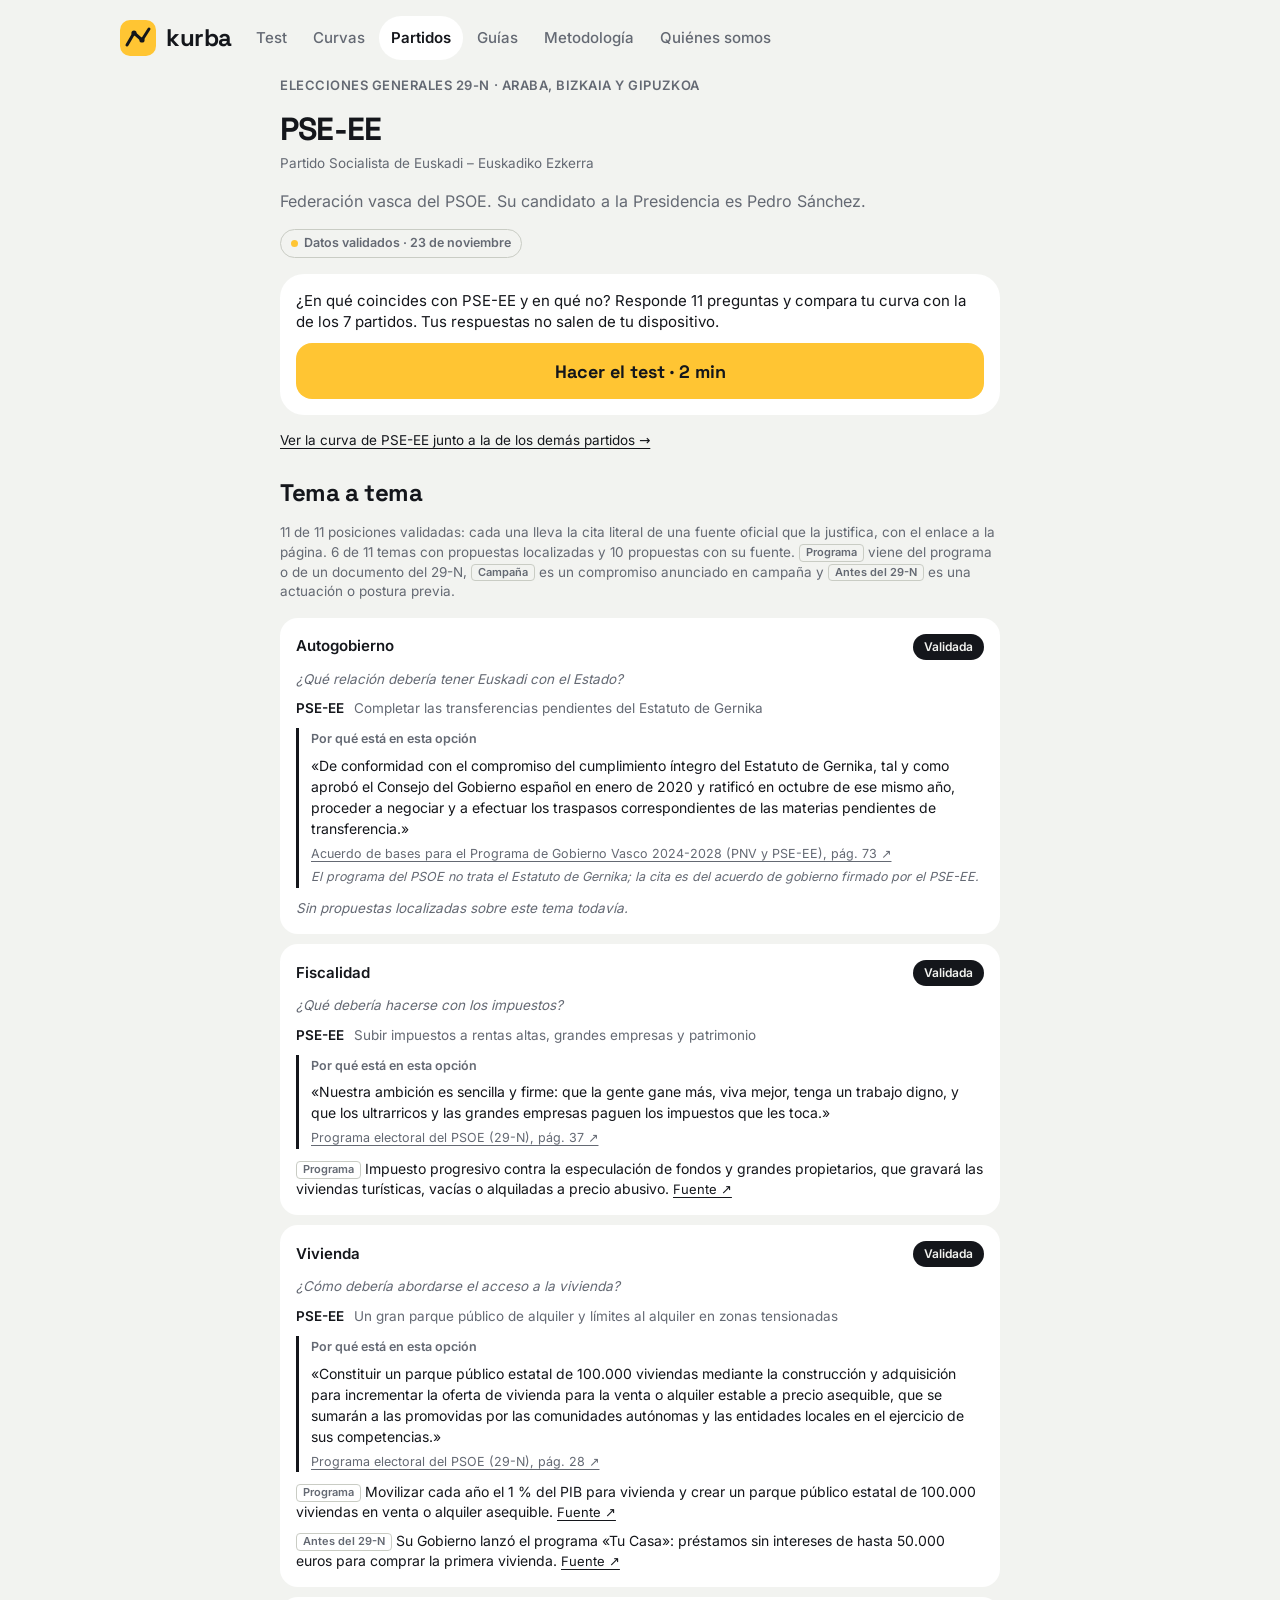
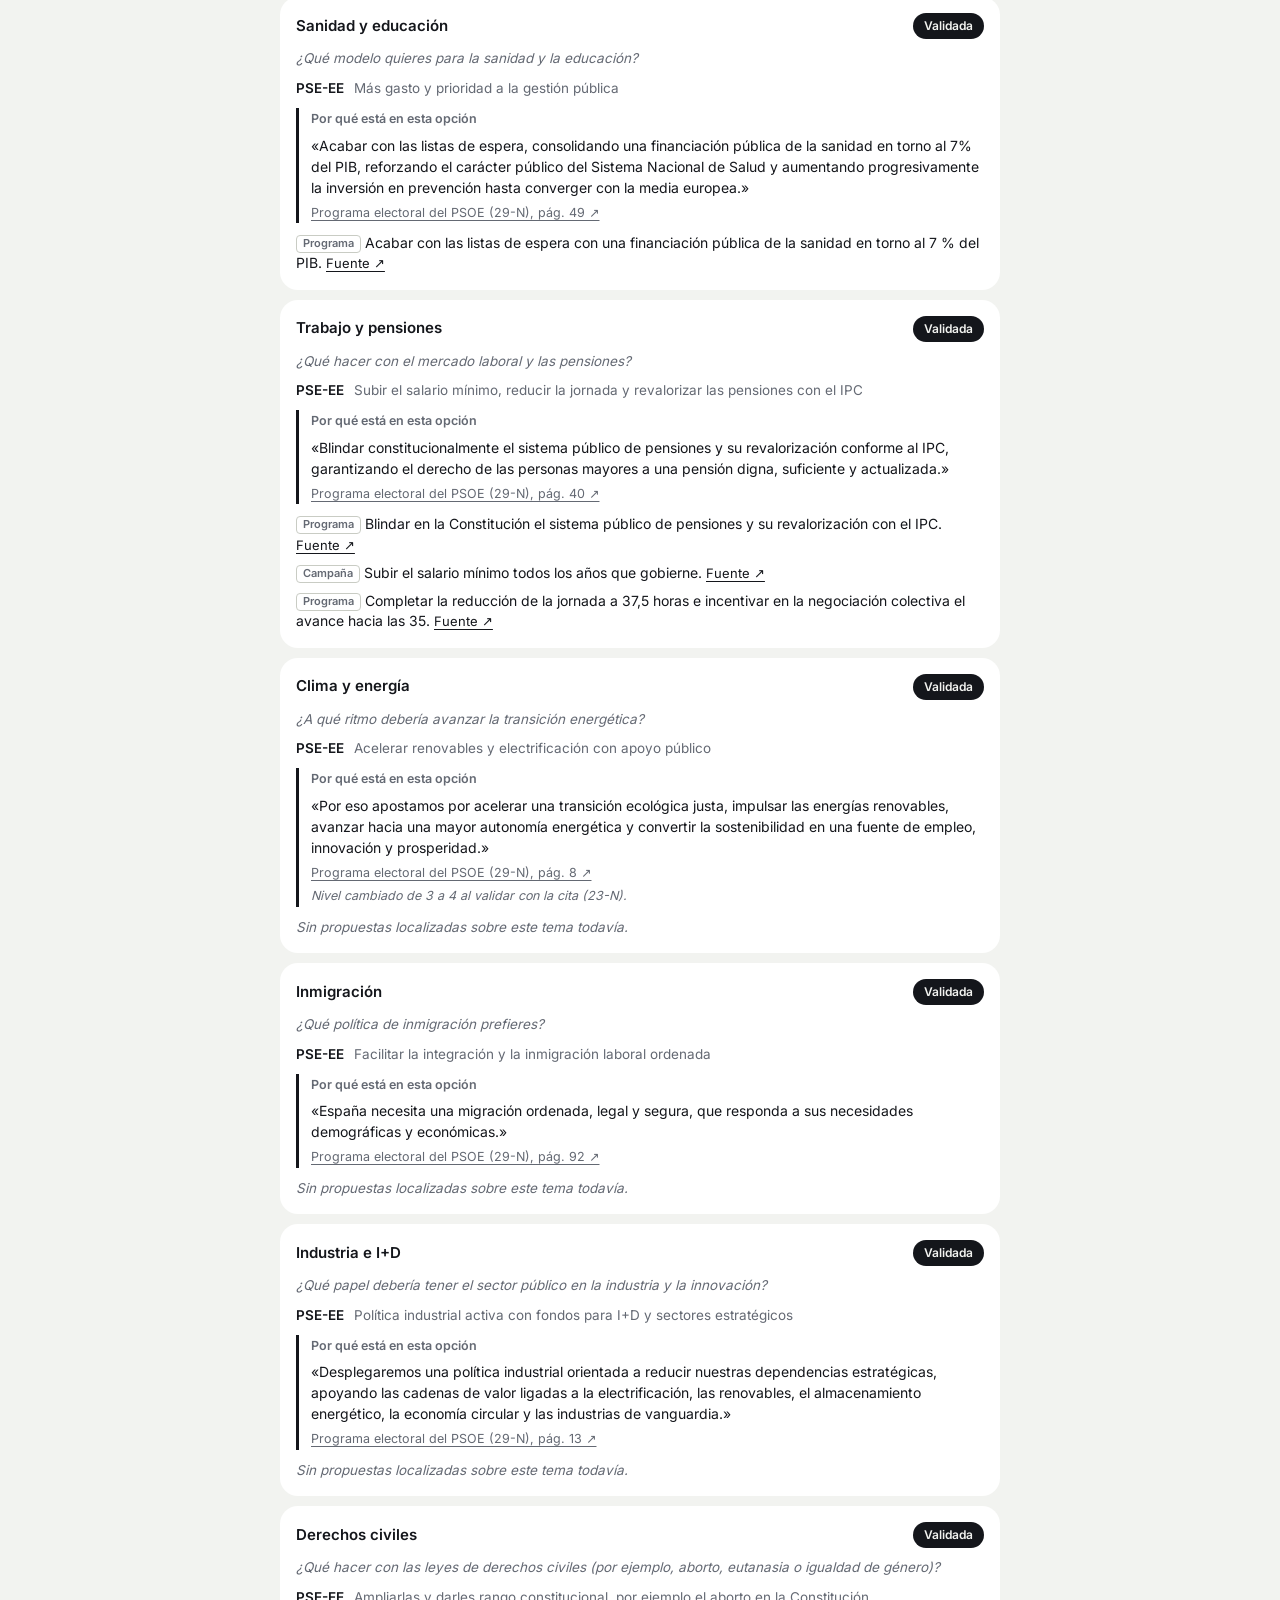
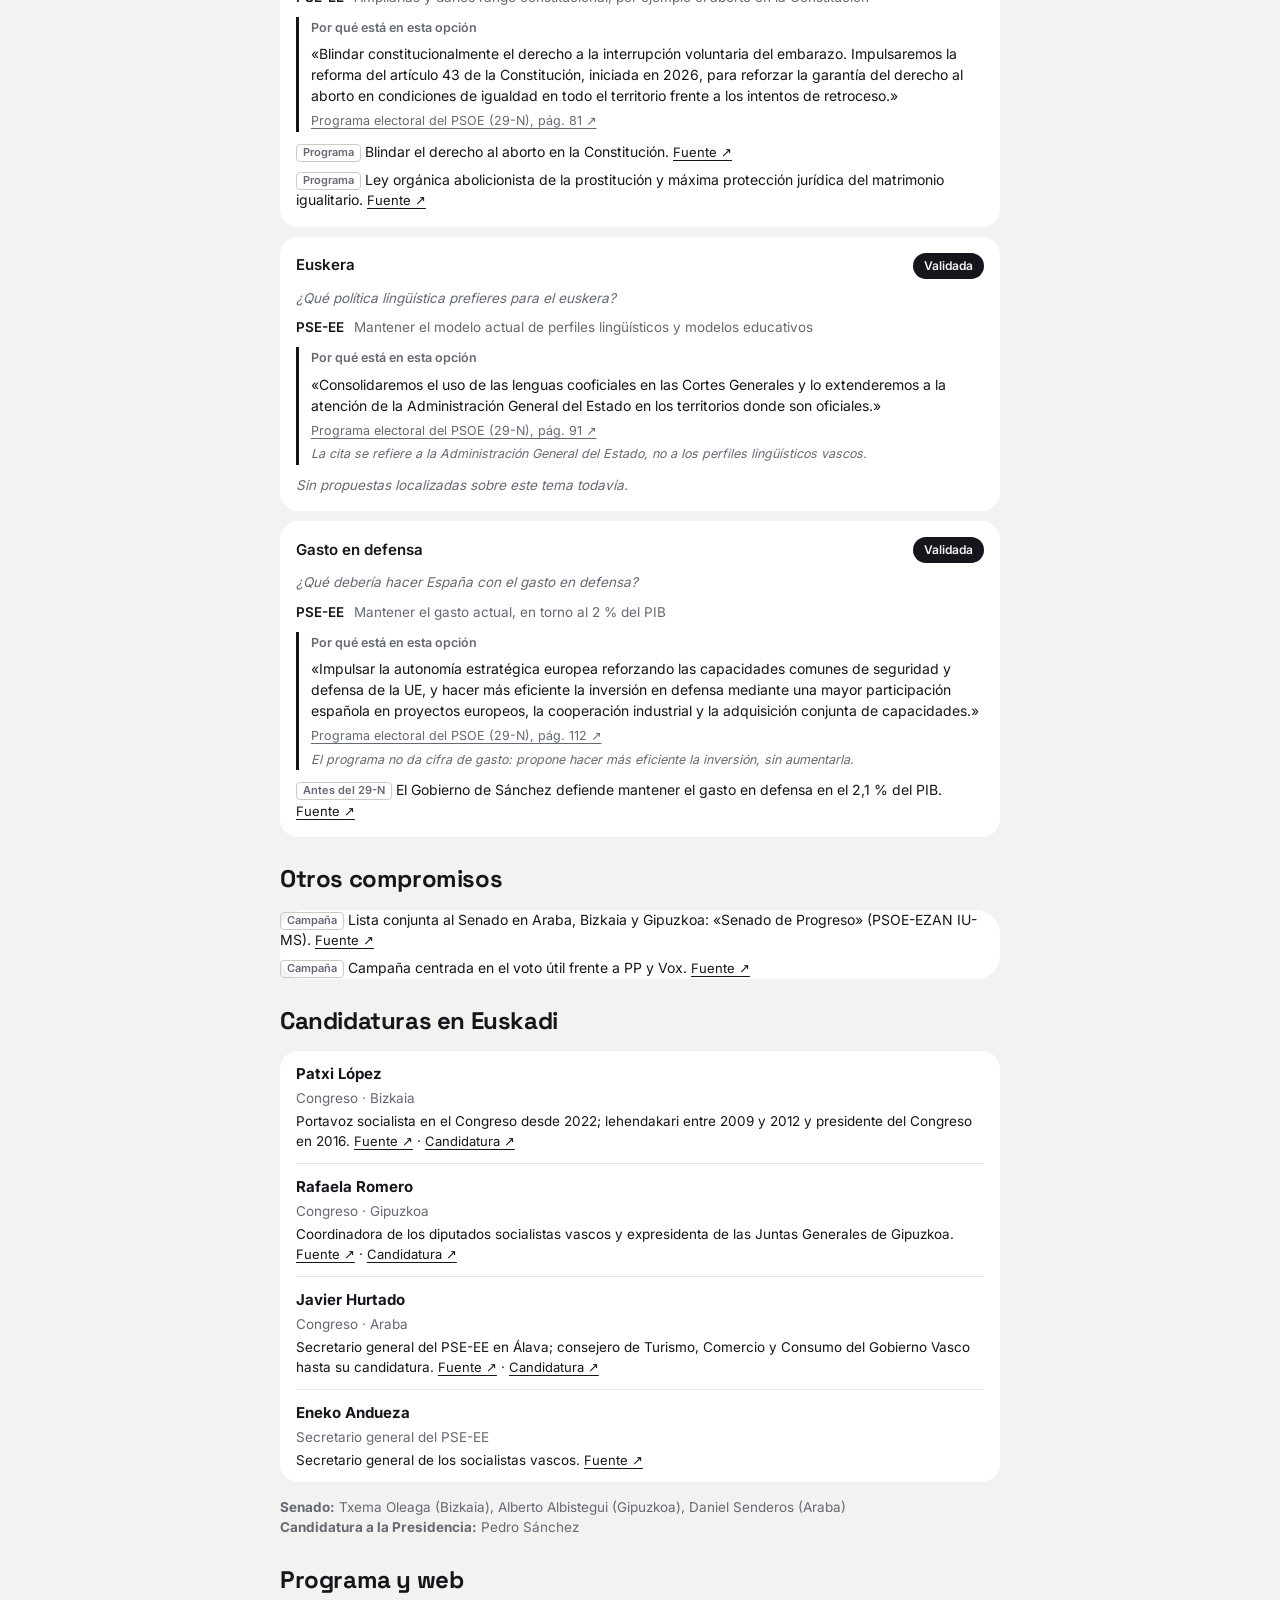
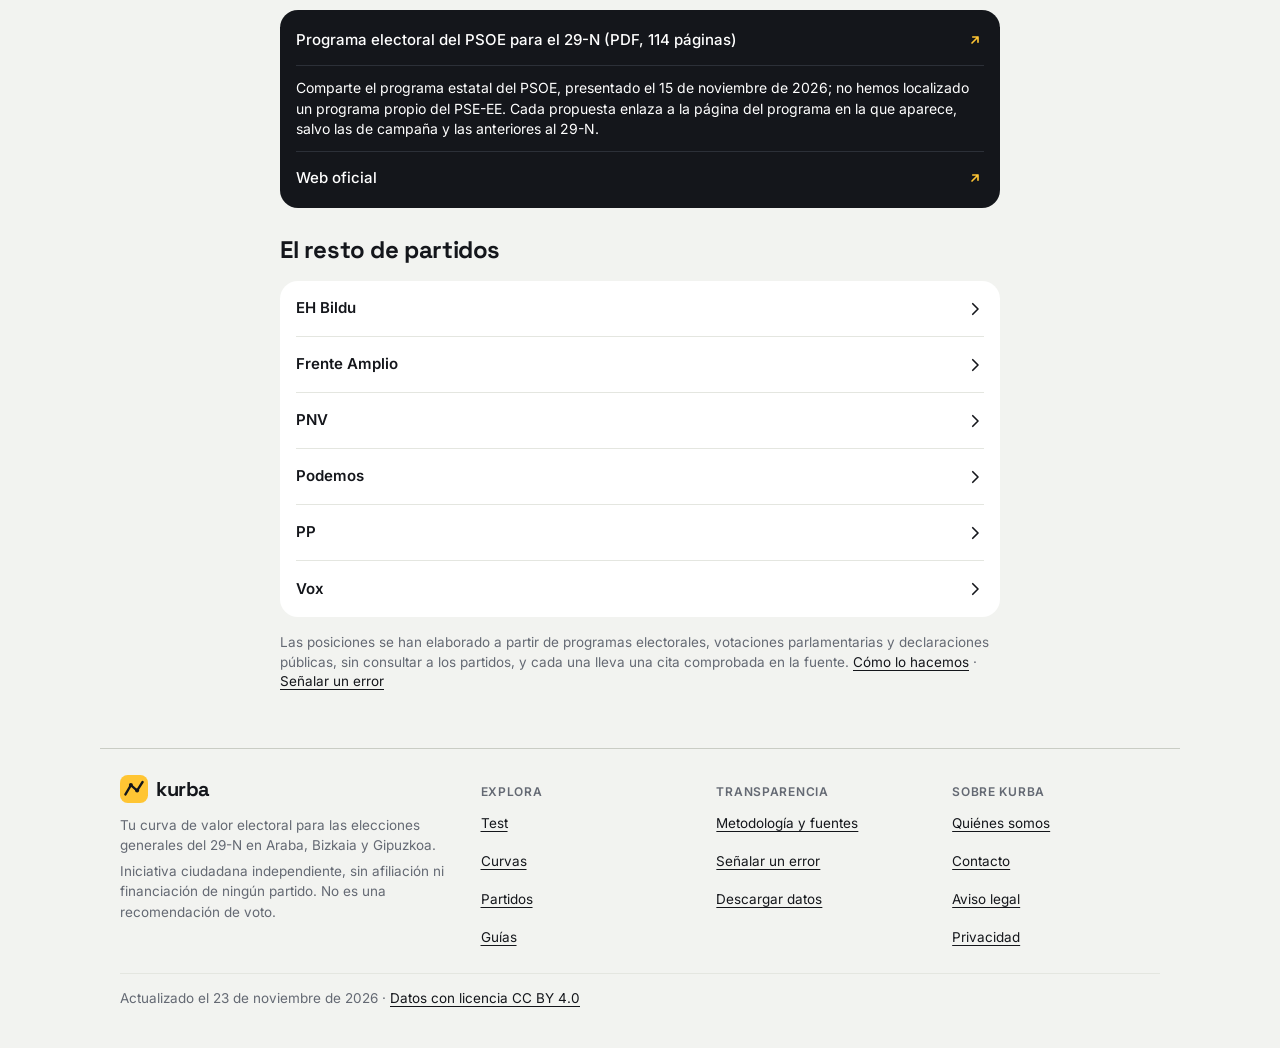
<file: partido/pse-ee/index.html>
<!doctype html>
<html lang="es">
<head>
  <meta charset="utf-8">
  <meta name="viewport" content="width=device-width, initial-scale=1">
  <meta http-equiv="Content-Security-Policy" content="default-src 'self'; script-src 'self'; style-src 'self' 'unsafe-inline'; img-src 'self' data: https://*.goatcounter.com; font-src 'self'; connect-src 'self' https://*.goatcounter.com; base-uri 'self'; form-action 'none'; object-src 'none'">
  <meta name="referrer" content="strict-origin-when-cross-origin">
  <title>PSE-EE: qué propone en Euskadi para el 29-N · Kurba</title>
  <meta name="description" content="Las posiciones de Partido Socialista de Euskadi – Euskadiko Ezkerra (PSE-EE) en 11 temas para las elecciones generales del 29-N en Araba, Bizkaia y Gipuzkoa: 10 propuestas con su fuente, candidaturas y programa.">
  <meta name="theme-color" content="#F2F3F0" media="(prefers-color-scheme: light)">
  <meta name="theme-color" content="#121315" media="(prefers-color-scheme: dark)">
  <link rel="canonical" href="https://www.kurba29n.com/partido/pse-ee/">
  <meta property="og:type" content="article">
  <meta property="og:site_name" content="Kurba">
  <meta property="og:locale" content="es_ES">
  <meta property="og:url" content="https://www.kurba29n.com/partido/pse-ee/">
  <meta property="og:title" content="PSE-EE: qué propone en Euskadi para el 29-N · Kurba">
  <meta property="og:description" content="Las posiciones de Partido Socialista de Euskadi – Euskadiko Ezkerra (PSE-EE) en 11 temas para las elecciones generales del 29-N en Araba, Bizkaia y Gipuzkoa: 10 propuestas con su fuente, candidaturas y programa.">
  <meta property="og:image" content="https://www.kurba29n.com/assets/og-image.png">
  <meta property="og:image:width" content="1200">
  <meta property="og:image:height" content="630">
  <meta property="og:image:alt" content="Kurba: tu curva de valor electoral para las generales del 29-N en Euskadi.">
  <meta name="twitter:card" content="summary_large_image">
  <meta name="twitter:title" content="PSE-EE: qué propone en Euskadi para el 29-N · Kurba">
  <meta name="twitter:description" content="Las posiciones de Partido Socialista de Euskadi – Euskadiko Ezkerra (PSE-EE) en 11 temas para las elecciones generales del 29-N en Araba, Bizkaia y Gipuzkoa: 10 propuestas con su fuente, candidaturas y programa.">
  <meta name="twitter:image" content="https://www.kurba29n.com/assets/og-image.png">
  <link rel="icon" href="/assets/favicon.svg" type="image/svg+xml">
  <link rel="apple-touch-icon" href="/assets/apple-touch-icon.png">
  <link rel="manifest" href="/manifest.webmanifest">
  <link rel="preload" href="/assets/fonts/inter-latin-wght.woff2" as="font" type="font/woff2" crossorigin>
  <link rel="preload" href="/assets/fonts/space-grotesk-latin-700-normal.woff2" as="font" type="font/woff2" crossorigin>
  <link rel="stylesheet" href="/css/kurba.css?v=68ebc9e5">
  <script src="/js/analitica.js?v=a3a74498" defer></script>
  <script src="/js/estatica.js?v=35114ea6" defer data-gc="https://kurba29n.goatcounter.com/count"></script>
  <script type="application/ld+json">{"@context":"https://schema.org","@type":"WebPage","@id":"https://www.kurba29n.com/partido/pse-ee/","url":"https://www.kurba29n.com/partido/pse-ee/","name":"PSE-EE: qué propone en Euskadi para el 29-N","description":"Las posiciones de Partido Socialista de Euskadi – Euskadiko Ezkerra (PSE-EE) en 11 temas para las elecciones generales del 29-N en Araba, Bizkaia y Gipuzkoa: 10 propuestas con su fuente, candidaturas y programa.","inLanguage":"es","isPartOf":{"@id":"https://www.kurba29n.com/#web"},"publisher":{"@id":"https://www.kurba29n.com/#organizacion"},"breadcrumb":{"@type":"BreadcrumbList","itemListElement":[{"@type":"ListItem","position":1,"name":"Kurba","item":"https://www.kurba29n.com/"},{"@type":"ListItem","position":2,"name":"PSE-EE: qué propone en Euskadi para el 29-N","item":"https://www.kurba29n.com/partido/pse-ee/"}]},"about":{"@type":"PoliticalParty","name":"Partido Socialista de Euskadi – Euskadiko Ezkerra","alternateName":"PSE-EE","url":"https://www.socialistasvascos.com"}}</script>
</head>
<body class="estatica" data-pantalla="s-met">
<a class="skip" href="#contenido">Saltar al contenido</a>
<header class="top">
 <div class="top-in">
  <a class="brand" href="/" aria-label="Kurba, ir al inicio">
    <svg width="36" height="36" viewBox="0 0 36 36" aria-hidden="true"><rect width="36" height="36" rx="10" fill="#FFC533"/><polyline points="7,25 14,13 22,20 29,9" fill="none" stroke="#14161B" stroke-width="3" stroke-linecap="round" stroke-linejoin="round"/><circle cx="14" cy="13" r="2.6" fill="#14161B"/><circle cx="22" cy="20" r="2.6" fill="#14161B"/></svg>
    <b>kurba</b>
  </a>
  <nav class="menu" aria-label="Principal">
    <a href="/#/test">Test</a>
    <a href="/#/curvas">Curvas</a>
    <a href="/#/fichas" aria-current="page">Partidos</a>
    <a href="/#/guias">Guías</a>
    <a href="/metodologia/">Metodología</a>
    <a href="/quienes-somos/">Quiénes somos</a>
  </nav>
 </div>
</header>
<main id="contenido" tabindex="-1">
<section class="stack">
<p class="kicker">Elecciones generales 29-N · Araba, Bizkaia y Gipuzkoa</p>
<h1>PSE-EE</h1>
<p class="small" style="margin-top:-8px">Partido Socialista de Euskadi – Euskadiko Ezkerra</p>
<p class="lead">Federación vasca del PSOE. Su candidato a la Presidencia es Pedro Sánchez.</p>
<a class="estado" href="/metodologia/">Datos validados · 23 de noviembre</a>
<div class="card stack cta-estatica" style="gap:10px"><p>¿En qué coincides con PSE-EE y en qué no? Responde 11 preguntas y compara tu curva con la de los 7 partidos. Tus respuestas no salen de tu dispositivo.</p><a class="btn acc" href="/#/test">Hacer el test · 2 min</a></div>
<p class="small"><a href="/#/partido/pse-ee">Ver la curva de PSE-EE junto a la de los demás partidos →</a></p>
<h2>Tema a tema</h2>
<p class="small">11 de 11 posiciones validadas: cada una lleva la cita literal de una fuente oficial que la justifica, con el enlace a la página. 6 de 11 temas con propuestas localizadas y 10 propuestas con su fuente. <span class="tag">Programa</span> viene del programa o de un documento del 29-N, <span class="tag">Campaña</span> es un compromiso anunciado en campaña y <span class="tag">Antes del 29-N</span> es una actuación o postura previa.</p>
<div class="stack" style="gap:10px">
<div class="tcard">
  <div class="th"><h3 class="tn">Autogobierno</h3><span class="pill good">Validada</span></div>
  <p class="small"><em>¿Qué relación debería tener Euskadi con el Estado?</em></p>
  <div class="tv"><b>PSE-EE</b><span>Completar las transferencias pendientes del Estatuto de Gernika</span></div>
  <div class="cita"><p class="cita-h">Por qué está en esta opción</p><blockquote>«De conformidad con el compromiso del cumplimiento íntegro del Estatuto de Gernika, tal y como aprobó el Consejo del Gobierno español en enero de 2020 y ratificó en octubre de ese mismo año, proceder a negociar y a efectuar los traspasos correspondientes de las materias pendientes de transferencia.»</blockquote><p class="cita-f"><a href="https://www.socialistasvascos.com/documentos/documentos/Acuerdo_de_bases_para_el_Programa_de_Gobierno_2024-2028.pdf#page=73" target="_blank" rel="noopener">Acuerdo de bases para el Programa de Gobierno Vasco 2024-2028 (PNV y PSE-EE), pág. 73 ↗</a></p><p class="cita-n">El programa del PSOE no trata el Estatuto de Gernika; la cita es del acuerdo de gobierno firmado por el PSE-EE.</p></div>
  <p class="none">Sin propuestas localizadas sobre este tema todavía.</p>
</div>
<div class="tcard">
  <div class="th"><h3 class="tn">Fiscalidad</h3><span class="pill good">Validada</span></div>
  <p class="small"><em>¿Qué debería hacerse con los impuestos?</em></p>
  <div class="tv"><b>PSE-EE</b><span>Subir impuestos a rentas altas, grandes empresas y patrimonio</span></div>
  <div class="cita"><p class="cita-h">Por qué está en esta opción</p><blockquote>«Nuestra ambición es sencilla y firme: que la gente gane más, viva mejor, tenga un trabajo digno, y que los ultrarricos y las grandes empresas paguen los impuestos que les toca.»</blockquote><p class="cita-f"><a href="https://www.psoe.es/media-content/2026/11/PROGRAMAPSOE29N26.pdf#page=37" target="_blank" rel="noopener">Programa electoral del PSOE (29-N), pág. 37 ↗</a></p></div>
  <ul class="pts"><li><span class="tag">Programa</span> Impuesto progresivo contra la especulación de fondos y grandes propietarios, que gravará las viviendas turísticas, vacías o alquiladas a precio abusivo. <a href="https://www.psoe.es/media-content/2026/11/PROGRAMAPSOE29N26.pdf#page=31" title="Programa electoral del PSOE (29-N), pág. 31" target="_blank" rel="noopener">Fuente ↗</a></li></ul>
</div>
<div class="tcard">
  <div class="th"><h3 class="tn">Vivienda</h3><span class="pill good">Validada</span></div>
  <p class="small"><em>¿Cómo debería abordarse el acceso a la vivienda?</em></p>
  <div class="tv"><b>PSE-EE</b><span>Un gran parque público de alquiler y límites al alquiler en zonas tensionadas</span></div>
  <div class="cita"><p class="cita-h">Por qué está en esta opción</p><blockquote>«Constituir un parque público estatal de 100.000 viviendas mediante la construcción y adquisición para incrementar la oferta de vivienda para la venta o alquiler estable a precio asequible, que se sumarán a las promovidas por las comunidades autónomas y las entidades locales en el ejercicio de sus competencias.»</blockquote><p class="cita-f"><a href="https://www.psoe.es/media-content/2026/11/PROGRAMAPSOE29N26.pdf#page=28" target="_blank" rel="noopener">Programa electoral del PSOE (29-N), pág. 28 ↗</a></p></div>
  <ul class="pts"><li><span class="tag">Programa</span> Movilizar cada año el 1 % del PIB para vivienda y crear un parque público estatal de 100.000 viviendas en venta o alquiler asequible. <a href="https://www.psoe.es/media-content/2026/11/PROGRAMAPSOE29N26.pdf#page=27" title="Programa electoral del PSOE (29-N), pág. 27" target="_blank" rel="noopener">Fuente ↗</a></li><li><span class="tag">Antes del 29-N</span> Su Gobierno lanzó el programa «Tu Casa»: préstamos sin intereses de hasta 50.000 euros para comprar la primera vivienda. <a href="https://www.psoe.es/media-content/2026/11/PROGRAMAPSOE29N26.pdf#page=26" title="Programa electoral del PSOE (29-N), pág. 26" target="_blank" rel="noopener">Fuente ↗</a></li></ul>
</div>
<div class="tcard">
  <div class="th"><h3 class="tn">Sanidad y educación</h3><span class="pill good">Validada</span></div>
  <p class="small"><em>¿Qué modelo quieres para la sanidad y la educación?</em></p>
  <div class="tv"><b>PSE-EE</b><span>Más gasto y prioridad a la gestión pública</span></div>
  <div class="cita"><p class="cita-h">Por qué está en esta opción</p><blockquote>«Acabar con las listas de espera, consolidando una financiación pública de la sanidad en torno al 7% del PIB, reforzando el carácter público del Sistema Nacional de Salud y aumentando progresivamente la inversión en prevención hasta converger con la media europea.»</blockquote><p class="cita-f"><a href="https://www.psoe.es/media-content/2026/11/PROGRAMAPSOE29N26.pdf#page=49" target="_blank" rel="noopener">Programa electoral del PSOE (29-N), pág. 49 ↗</a></p></div>
  <ul class="pts"><li><span class="tag">Programa</span> Acabar con las listas de espera con una financiación pública de la sanidad en torno al 7 % del PIB. <a href="https://www.psoe.es/media-content/2026/11/PROGRAMAPSOE29N26.pdf#page=49" title="Programa electoral del PSOE (29-N), pág. 49" target="_blank" rel="noopener">Fuente ↗</a></li></ul>
</div>
<div class="tcard">
  <div class="th"><h3 class="tn">Trabajo y pensiones</h3><span class="pill good">Validada</span></div>
  <p class="small"><em>¿Qué hacer con el mercado laboral y las pensiones?</em></p>
  <div class="tv"><b>PSE-EE</b><span>Subir el salario mínimo, reducir la jornada y revalorizar las pensiones con el IPC</span></div>
  <div class="cita"><p class="cita-h">Por qué está en esta opción</p><blockquote>«Blindar constitucionalmente el sistema público de pensiones y su revalorización conforme al IPC, garantizando el derecho de las personas mayores a una pensión digna, suficiente y actualizada.»</blockquote><p class="cita-f"><a href="https://www.psoe.es/media-content/2026/11/PROGRAMAPSOE29N26.pdf#page=40" target="_blank" rel="noopener">Programa electoral del PSOE (29-N), pág. 40 ↗</a></p></div>
  <ul class="pts"><li><span class="tag">Programa</span> Blindar en la Constitución el sistema público de pensiones y su revalorización con el IPC. <a href="https://www.psoe.es/media-content/2026/11/PROGRAMAPSOE29N26.pdf#page=40" title="Programa electoral del PSOE (29-N), pág. 40" target="_blank" rel="noopener">Fuente ↗</a></li><li><span class="tag">Campaña</span> Subir el salario mínimo todos los años que gobierne. <a href="https://www.deia.eus/politica/2026/10/19/sanchez-promete-subir-salario-minimo-11666448.html" title="Deia: Sánchez promete subir el salario mínimo «todos los años» que gobierne (19 de octubre)" target="_blank" rel="noopener">Fuente ↗</a></li><li><span class="tag">Programa</span> Completar la reducción de la jornada a 37,5 horas e incentivar en la negociación colectiva el avance hacia las 35. <a href="https://www.psoe.es/media-content/2026/11/PROGRAMAPSOE29N26.pdf#page=41" title="Programa electoral del PSOE (29-N), pág. 41" target="_blank" rel="noopener">Fuente ↗</a></li></ul>
</div>
<div class="tcard">
  <div class="th"><h3 class="tn">Clima y energía</h3><span class="pill good">Validada</span></div>
  <p class="small"><em>¿A qué ritmo debería avanzar la transición energética?</em></p>
  <div class="tv"><b>PSE-EE</b><span>Acelerar renovables y electrificación con apoyo público</span></div>
  <div class="cita"><p class="cita-h">Por qué está en esta opción</p><blockquote>«Por eso apostamos por acelerar una transición ecológica justa, impulsar las energías renovables, avanzar hacia una mayor autonomía energética y convertir la sostenibilidad en una fuente de empleo, innovación y prosperidad.»</blockquote><p class="cita-f"><a href="https://www.psoe.es/media-content/2026/11/PROGRAMAPSOE29N26.pdf#page=8" target="_blank" rel="noopener">Programa electoral del PSOE (29-N), pág. 8 ↗</a></p><p class="cita-n">Nivel cambiado de 3 a 4 al validar con la cita (23-N).</p></div>
  <p class="none">Sin propuestas localizadas sobre este tema todavía.</p>
</div>
<div class="tcard">
  <div class="th"><h3 class="tn">Inmigración</h3><span class="pill good">Validada</span></div>
  <p class="small"><em>¿Qué política de inmigración prefieres?</em></p>
  <div class="tv"><b>PSE-EE</b><span>Facilitar la integración y la inmigración laboral ordenada</span></div>
  <div class="cita"><p class="cita-h">Por qué está en esta opción</p><blockquote>«España necesita una migración ordenada, legal y segura, que responda a sus necesidades demográficas y económicas.»</blockquote><p class="cita-f"><a href="https://www.psoe.es/media-content/2026/11/PROGRAMAPSOE29N26.pdf#page=92" target="_blank" rel="noopener">Programa electoral del PSOE (29-N), pág. 92 ↗</a></p></div>
  <p class="none">Sin propuestas localizadas sobre este tema todavía.</p>
</div>
<div class="tcard">
  <div class="th"><h3 class="tn">Industria e I+D</h3><span class="pill good">Validada</span></div>
  <p class="small"><em>¿Qué papel debería tener el sector público en la industria y la innovación?</em></p>
  <div class="tv"><b>PSE-EE</b><span>Política industrial activa con fondos para I+D y sectores estratégicos</span></div>
  <div class="cita"><p class="cita-h">Por qué está en esta opción</p><blockquote>«Desplegaremos una política industrial orientada a reducir nuestras dependencias estratégicas, apoyando las cadenas de valor ligadas a la electrificación, las renovables, el almacenamiento energético, la economía circular y las industrias de vanguardia.»</blockquote><p class="cita-f"><a href="https://www.psoe.es/media-content/2026/11/PROGRAMAPSOE29N26.pdf#page=13" target="_blank" rel="noopener">Programa electoral del PSOE (29-N), pág. 13 ↗</a></p></div>
  <p class="none">Sin propuestas localizadas sobre este tema todavía.</p>
</div>
<div class="tcard">
  <div class="th"><h3 class="tn">Derechos civiles</h3><span class="pill good">Validada</span></div>
  <p class="small"><em>¿Qué hacer con las leyes de derechos civiles (por ejemplo, aborto, eutanasia o igualdad de género)?</em></p>
  <div class="tv"><b>PSE-EE</b><span>Ampliarlas y darles rango constitucional, por ejemplo el aborto en la Constitución</span></div>
  <div class="cita"><p class="cita-h">Por qué está en esta opción</p><blockquote>«Blindar constitucionalmente el derecho a la interrupción voluntaria del embarazo. Impulsaremos la reforma del artículo 43 de la Constitución, iniciada en 2026, para reforzar la garantía del derecho al aborto en condiciones de igualdad en todo el territorio frente a los intentos de retroceso.»</blockquote><p class="cita-f"><a href="https://www.psoe.es/media-content/2026/11/PROGRAMAPSOE29N26.pdf#page=81" target="_blank" rel="noopener">Programa electoral del PSOE (29-N), pág. 81 ↗</a></p></div>
  <ul class="pts"><li><span class="tag">Programa</span> Blindar el derecho al aborto en la Constitución. <a href="https://www.psoe.es/media-content/2026/11/PROGRAMAPSOE29N26.pdf#page=81" title="Programa electoral del PSOE (29-N), pág. 81" target="_blank" rel="noopener">Fuente ↗</a></li><li><span class="tag">Programa</span> Ley orgánica abolicionista de la prostitución y máxima protección jurídica del matrimonio igualitario. <a href="https://www.psoe.es/media-content/2026/11/PROGRAMAPSOE29N26.pdf#page=83" title="Programa electoral del PSOE (29-N), págs. 83 y 89" target="_blank" rel="noopener">Fuente ↗</a></li></ul>
</div>
<div class="tcard">
  <div class="th"><h3 class="tn">Euskera</h3><span class="pill good">Validada</span></div>
  <p class="small"><em>¿Qué política lingüística prefieres para el euskera?</em></p>
  <div class="tv"><b>PSE-EE</b><span>Mantener el modelo actual de perfiles lingüísticos y modelos educativos</span></div>
  <div class="cita"><p class="cita-h">Por qué está en esta opción</p><blockquote>«Consolidaremos el uso de las lenguas cooficiales en las Cortes Generales y lo extenderemos a la atención de la Administración General del Estado en los territorios donde son oficiales.»</blockquote><p class="cita-f"><a href="https://www.psoe.es/media-content/2026/11/PROGRAMAPSOE29N26.pdf#page=91" target="_blank" rel="noopener">Programa electoral del PSOE (29-N), pág. 91 ↗</a></p><p class="cita-n">La cita se refiere a la Administración General del Estado, no a los perfiles lingüísticos vascos.</p></div>
  <p class="none">Sin propuestas localizadas sobre este tema todavía.</p>
</div>
<div class="tcard">
  <div class="th"><h3 class="tn">Gasto en defensa</h3><span class="pill good">Validada</span></div>
  <p class="small"><em>¿Qué debería hacer España con el gasto en defensa?</em></p>
  <div class="tv"><b>PSE-EE</b><span>Mantener el gasto actual, en torno al 2 % del PIB</span></div>
  <div class="cita"><p class="cita-h">Por qué está en esta opción</p><blockquote>«Impulsar la autonomía estratégica europea reforzando las capacidades comunes de seguridad y defensa de la UE, y hacer más eficiente la inversión en defensa mediante una mayor participación española en proyectos europeos, la cooperación industrial y la adquisición conjunta de capacidades.»</blockquote><p class="cita-f"><a href="https://www.psoe.es/media-content/2026/11/PROGRAMAPSOE29N26.pdf#page=112" target="_blank" rel="noopener">Programa electoral del PSOE (29-N), pág. 112 ↗</a></p><p class="cita-n">El programa no da cifra de gasto: propone hacer más eficiente la inversión, sin aumentarla.</p></div>
  <ul class="pts"><li><span class="tag">Antes del 29-N</span> El Gobierno de Sánchez defiende mantener el gasto en defensa en el 2,1 % del PIB. <a href="https://www.ondavasca.com/eh-bildu-cree-que-enfadar-a-trump-nunca-es-mala-noticia-y-pide-compromisos-para-evitar-el-rearme/" title="Onda Vasca: la postura de Sánchez de mantener el gasto en defensa en el 2,1 %" target="_blank" rel="noopener">Fuente ↗</a></li></ul>
</div>
</div>
<h2>Otros compromisos</h2>
<ul class="pts card"><li><span class="tag">Campaña</span> Lista conjunta al Senado en Araba, Bizkaia y Gipuzkoa: «Senado de Progreso» (PSOE-EZAN IU-MS). <a href="https://www.boe.es/boe/dias/2026/11/03/pdfs/BOE-A-2026-23103.pdf#page=16" title="BOE: candidaturas proclamadas al Senado en Araba, Bizkaia y Gipuzkoa (3 de noviembre)" target="_blank" rel="noopener">Fuente ↗</a></li><li><span class="tag">Campaña</span> Campaña centrada en el voto útil frente a PP y Vox. <a href="https://www.moncloa.com/2026/10/19/patxi-lopez-precampana-pse-ee-bilbao-3451603/" title="Moncloa.com: precampaña del PSE-EE" target="_blank" rel="noopener">Fuente ↗</a></li></ul>
<h2>Candidaturas en Euskadi</h2>
<ul class="ppl list"><li><b>Patxi López</b><span class="role">Congreso · Bizkaia</span><span class="bio">Portavoz socialista en el Congreso desde 2022; lehendakari entre 2009 y 2012 y presidente del Congreso en 2016. <a href="https://www.moncloa.com/2026/10/15/candidaturas-pse-ee-generales-3449109/" title="Moncloa.com: candidaturas del PSE-EE" target="_blank" rel="noopener">Fuente ↗</a> · <a href="https://www.boe.es/boe/dias/2026/11/03/pdfs/BOE-A-2026-23103.pdf#page=44" title="BOE: candidaturas proclamadas al Congreso, Junta Electoral Provincial de Bizkaia (3 de noviembre)" target="_blank" rel="noopener">Candidatura ↗</a></span></li><li><b>Rafaela Romero</b><span class="role">Congreso · Gipuzkoa</span><span class="bio">Coordinadora de los diputados socialistas vascos y expresidenta de las Juntas Generales de Gipuzkoa. <a href="https://www.moncloa.com/2026/10/15/candidaturas-pse-ee-generales-3449109/" title="Moncloa.com: candidaturas del PSE-EE" target="_blank" rel="noopener">Fuente ↗</a> · <a href="https://www.boe.es/boe/dias/2026/11/03/pdfs/BOE-A-2026-23103.pdf#page=81" title="BOE: candidaturas proclamadas al Congreso, Junta Electoral Provincial de Gipuzkoa (3 de noviembre)" target="_blank" rel="noopener">Candidatura ↗</a></span></li><li><b>Javier Hurtado</b><span class="role">Congreso · Araba</span><span class="bio">Secretario general del PSE-EE en Álava; consejero de Turismo, Comercio y Consumo del Gobierno Vasco hasta su candidatura. <a href="https://orain.eus/en/politics/2026/10/13/javier-hurtado-will-be-the-pseee-candidate-for-congress-in-alava/" title="Orain: Javier Hurtado, candidato por Álava" target="_blank" rel="noopener">Fuente ↗</a> · <a href="https://www.boe.es/boe/dias/2026/11/03/pdfs/BOE-A-2026-23103.pdf#page=13" title="BOE: candidaturas proclamadas al Congreso, Junta Electoral Provincial de Álava (3 de noviembre)" target="_blank" rel="noopener">Candidatura ↗</a></span></li><li><b>Eneko Andueza</b><span class="role">Secretario general del PSE-EE</span><span class="bio">Secretario general de los socialistas vascos. <a href="https://www.moncloa.com/2026/10/19/patxi-lopez-precampana-pse-ee-bilbao-3451603/" title="Moncloa.com: precampaña del PSE-EE" target="_blank" rel="noopener">Fuente ↗</a></span></li></ul>
<p class="small"><b>Senado:</b> Txema Oleaga (Bizkaia), Alberto Albistegui (Gipuzkoa), Daniel Senderos (Araba)<br><b>Candidatura a la Presidencia:</b> Pedro Sánchez</p>
<h2>Programa y web</h2>
<div class="darklist"><a href="https://www.psoe.es/media-content/2026/11/PROGRAMAPSOE29N26.pdf" target="_blank" rel="noopener"><span>Programa electoral del PSOE para el 29-N (PDF, 114 páginas)</span><svg width="18" height="18" viewBox="0 0 24 24" fill="none" stroke-width="2.2" stroke-linecap="round" stroke-linejoin="round" aria-hidden="true"><path d="M8 16L16 8M9 8h7v7"/></svg></a><p>Comparte el programa estatal del PSOE, presentado el 15 de noviembre de 2026; no hemos localizado un programa propio del PSE-EE. Cada propuesta enlaza a la página del programa en la que aparece, salvo las de campaña y las anteriores al 29-N.</p><a href="https://www.socialistasvascos.com" target="_blank" rel="noopener"><span>Web oficial</span><svg width="18" height="18" viewBox="0 0 24 24" fill="none" stroke-width="2.2" stroke-linecap="round" stroke-linejoin="round" aria-hidden="true"><path d="M8 16L16 8M9 8h7v7"/></svg></a></div>
<h2>El resto de partidos</h2>
<nav class="list others" aria-label="Fichas del resto de partidos"><a href="/partido/eh-bildu/"><span class="on">EH Bildu</span><svg class="ch" width="18" height="18" viewBox="0 0 24 24" fill="none" stroke-width="2.2" stroke-linecap="round" stroke-linejoin="round" aria-hidden="true"><path d="M9 5l7 7-7 7"/></svg></a><a href="/partido/frente-amplio/"><span class="on">Frente Amplio</span><svg class="ch" width="18" height="18" viewBox="0 0 24 24" fill="none" stroke-width="2.2" stroke-linecap="round" stroke-linejoin="round" aria-hidden="true"><path d="M9 5l7 7-7 7"/></svg></a><a href="/partido/pnv/"><span class="on">PNV</span><svg class="ch" width="18" height="18" viewBox="0 0 24 24" fill="none" stroke-width="2.2" stroke-linecap="round" stroke-linejoin="round" aria-hidden="true"><path d="M9 5l7 7-7 7"/></svg></a><a href="/partido/podemos/"><span class="on">Podemos</span><svg class="ch" width="18" height="18" viewBox="0 0 24 24" fill="none" stroke-width="2.2" stroke-linecap="round" stroke-linejoin="round" aria-hidden="true"><path d="M9 5l7 7-7 7"/></svg></a><a href="/partido/pp/"><span class="on">PP</span><svg class="ch" width="18" height="18" viewBox="0 0 24 24" fill="none" stroke-width="2.2" stroke-linecap="round" stroke-linejoin="round" aria-hidden="true"><path d="M9 5l7 7-7 7"/></svg></a><a href="/partido/vox/"><span class="on">Vox</span><svg class="ch" width="18" height="18" viewBox="0 0 24 24" fill="none" stroke-width="2.2" stroke-linecap="round" stroke-linejoin="round" aria-hidden="true"><path d="M9 5l7 7-7 7"/></svg></a></nav>
<p class="small">Las posiciones se han elaborado a partir de programas electorales, votaciones parlamentarias y declaraciones públicas, sin consultar a los partidos, y cada una lleva una cita comprobada en la fuente. <a href="/metodologia/">Cómo lo hacemos</a> · <a href="/metodologia/#correcciones">Señalar un error</a></p>
</section>
</main>
<footer class="pie">
 <div class="pie-in">
  <div class="pie-col pie-kurba">
    <a class="pie-brand" href="/" aria-label="Kurba, ir al inicio"><svg width="28" height="28" viewBox="0 0 36 36" aria-hidden="true"><rect width="36" height="36" rx="10" fill="#FFC533"/><polyline points="7,25 14,13 22,20 29,9" fill="none" stroke="#14161B" stroke-width="3" stroke-linecap="round" stroke-linejoin="round"/><circle cx="14" cy="13" r="2.6" fill="#14161B"/><circle cx="22" cy="20" r="2.6" fill="#14161B"/></svg><b>kurba</b></a>
    <p>Tu curva de valor electoral para las elecciones generales del 29-N en Araba, Bizkaia y Gipuzkoa.</p>
    <p>Iniciativa ciudadana independiente, sin afiliación ni financiación de ningún partido. No es una recomendación de voto.</p>
  </div>
  <nav class="pie-col" aria-labelledby="pie-h1">
    <h2 class="pie-h" id="pie-h1">Explora</h2>
    <a href="/#/test">Test</a>
    <a href="/#/curvas">Curvas</a>
    <a href="/#/fichas">Partidos</a>
    <a href="/#/guias">Guías</a>
  </nav>
  <nav class="pie-col" aria-labelledby="pie-h2">
    <h2 class="pie-h" id="pie-h2">Transparencia</h2>
    <a href="/metodologia/">Metodología y fuentes</a>
    <a href="/metodologia/#correcciones">Señalar un error</a>
    <a href="/data/codificacion.csv" download>Descargar datos</a>
  </nav>
  <nav class="pie-col" aria-labelledby="pie-h3">
    <h2 class="pie-h" id="pie-h3">Sobre Kurba</h2>
    <a href="/quienes-somos/">Quiénes somos</a>
    <a href="/quienes-somos/#contacto">Contacto</a>
    <a href="/aviso-legal/">Aviso legal</a>
    <a href="/privacidad/">Privacidad</a>
  </nav>
 </div>
 <p class="pie-fin">Actualizado el 23 de noviembre de 2026 · <a href="/aviso-legal/">Datos con licencia CC BY 4.0</a></p>
</footer>
</body>
</html>
</file>
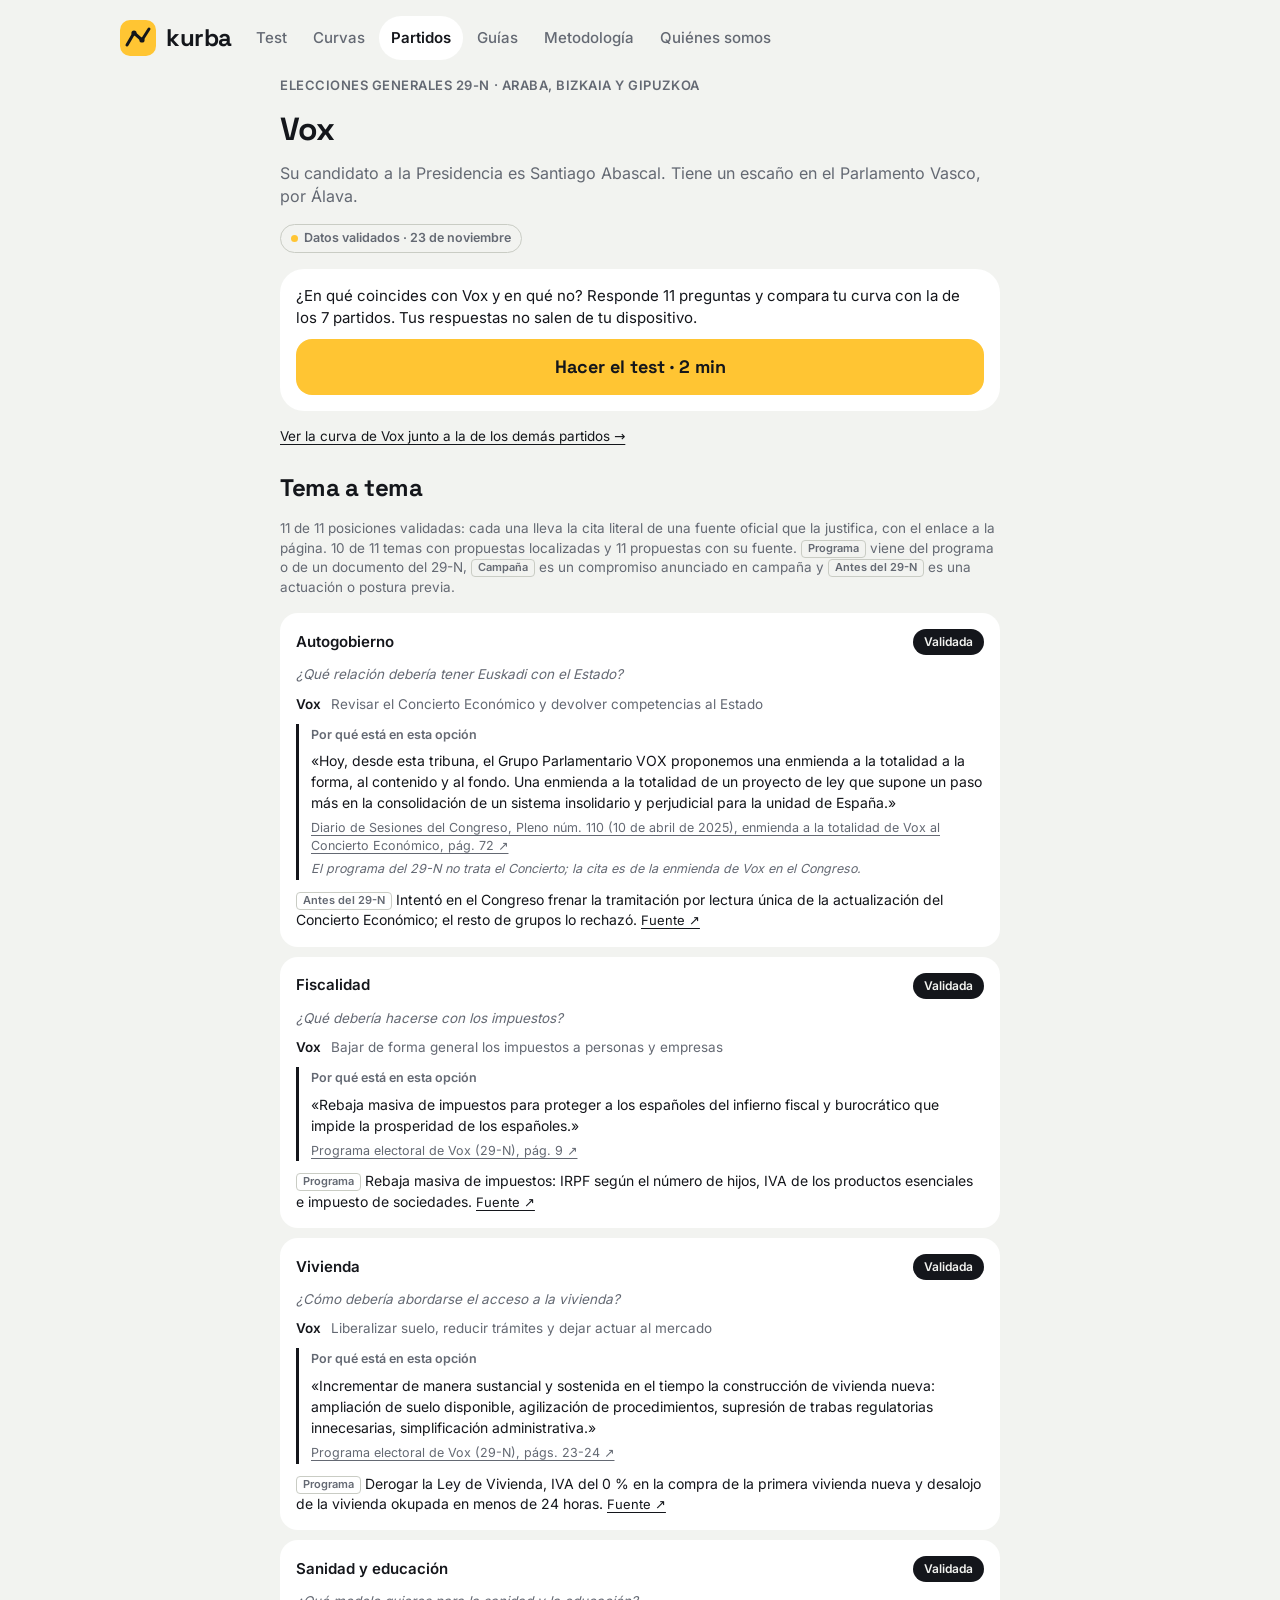
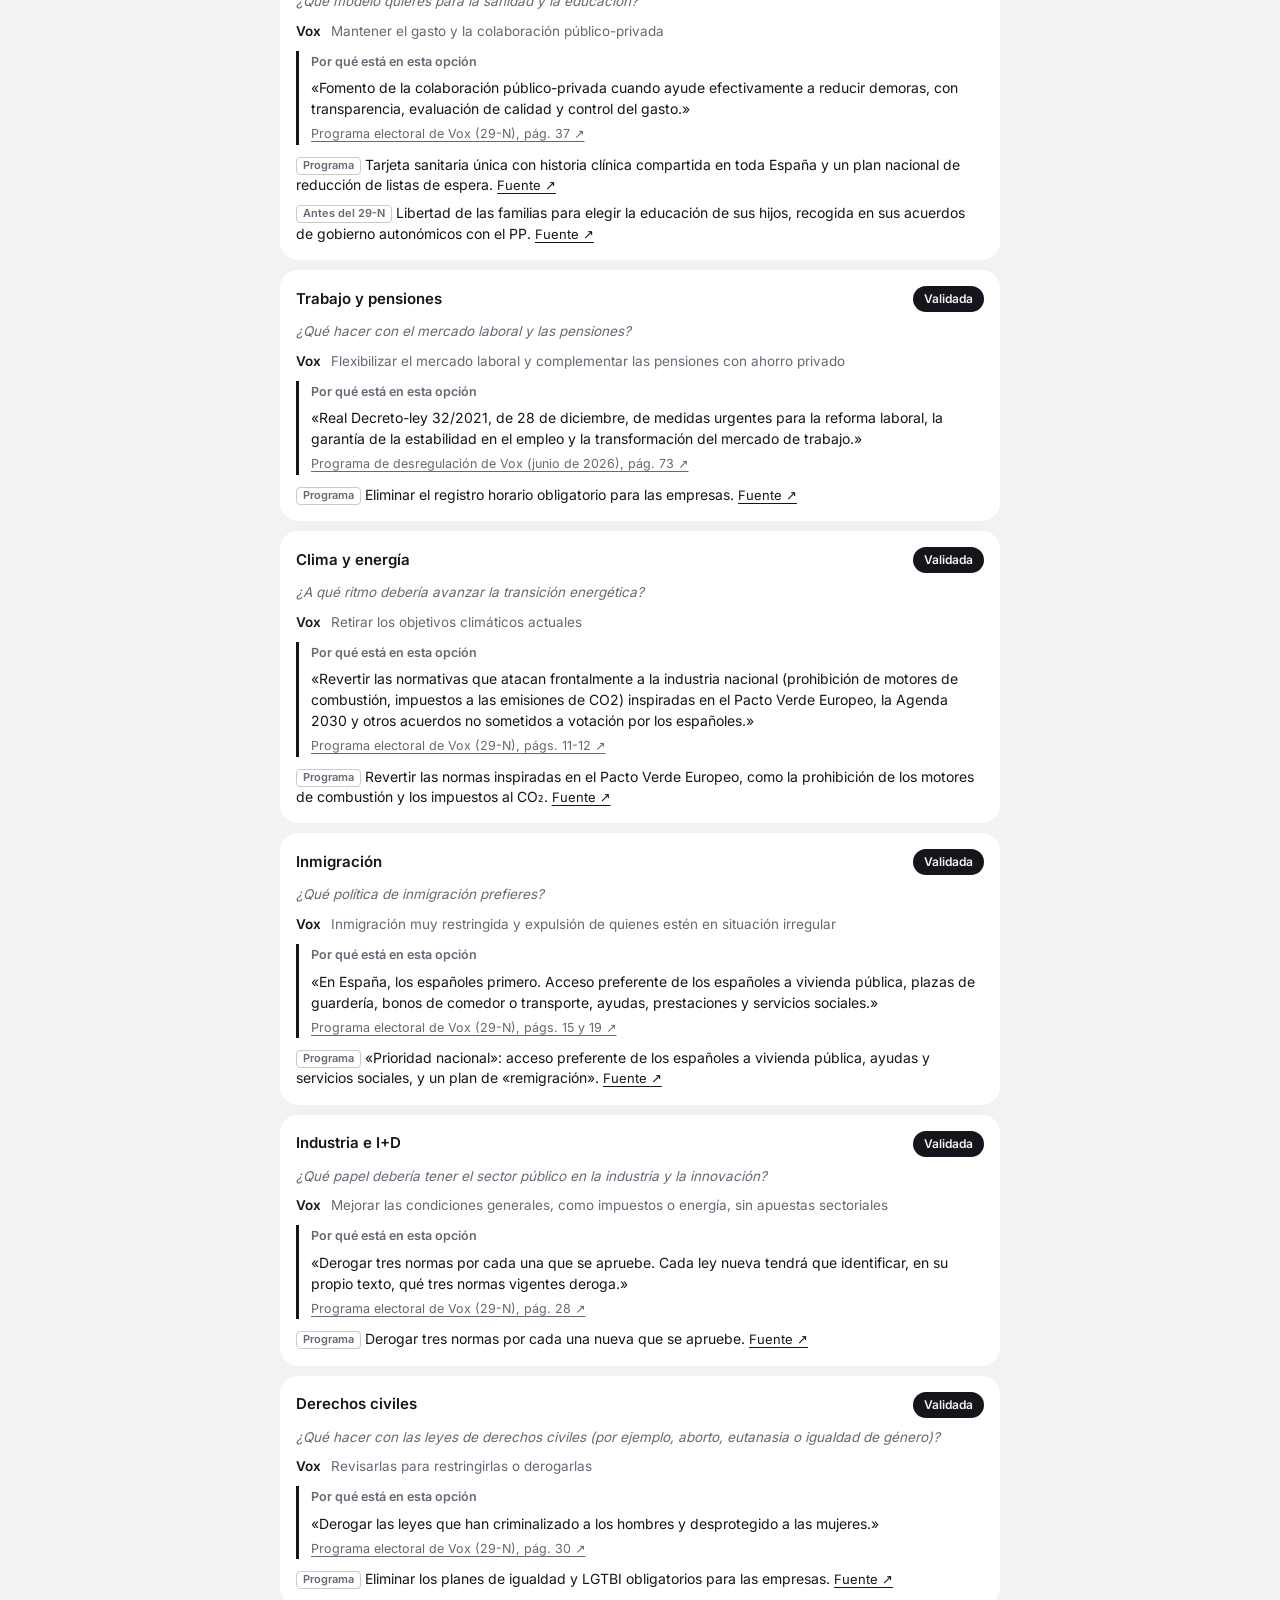
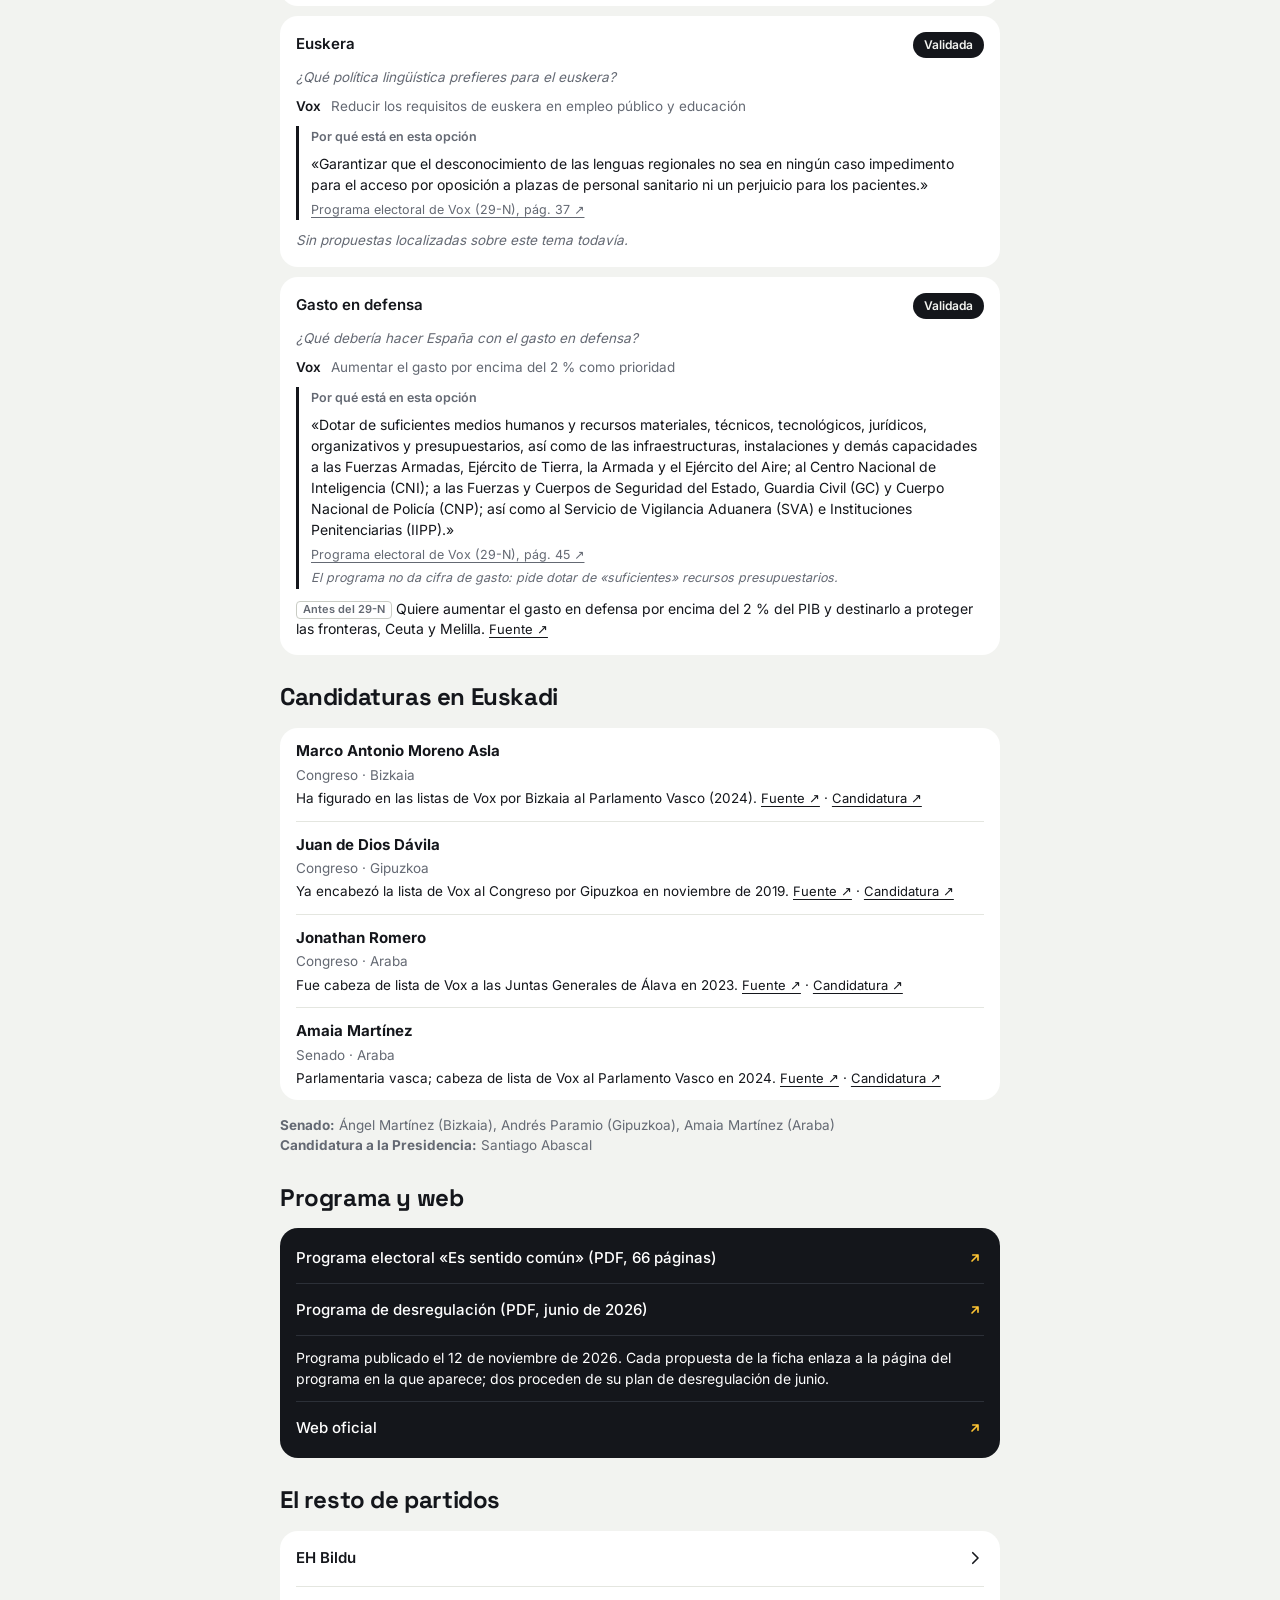
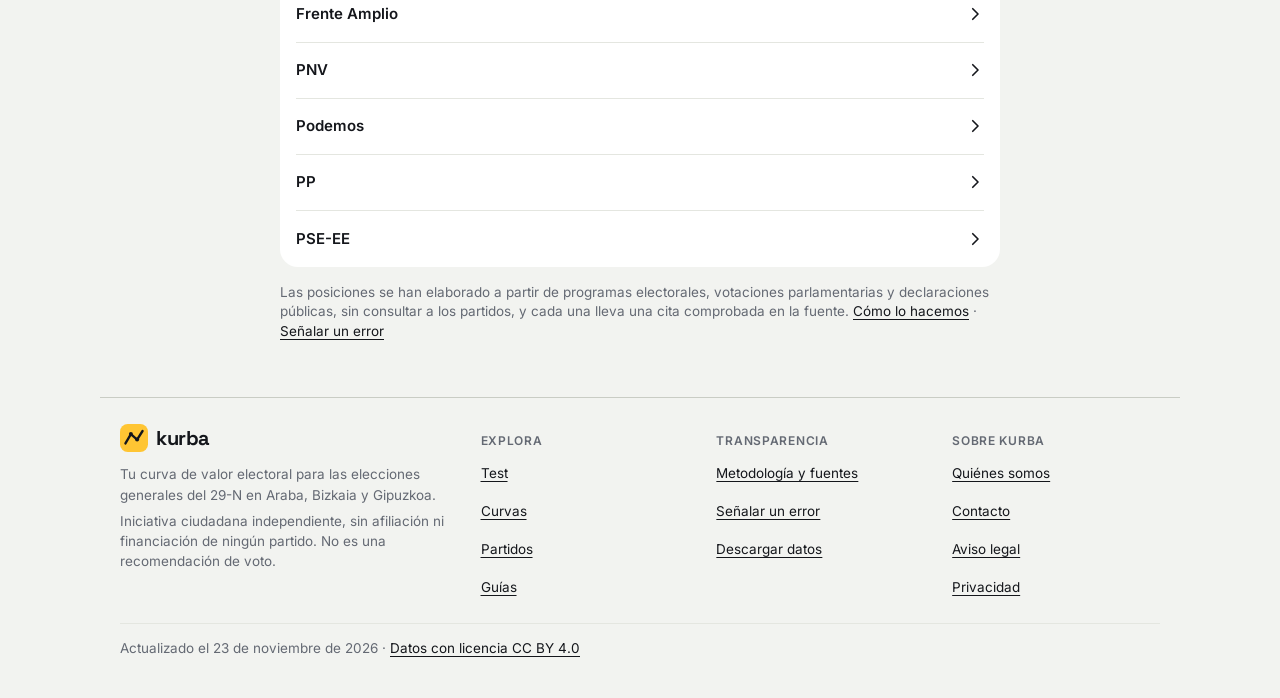
<file: partido/vox/index.html>
<!doctype html>
<html lang="es">
<head>
  <meta charset="utf-8">
  <meta name="viewport" content="width=device-width, initial-scale=1">
  <meta http-equiv="Content-Security-Policy" content="default-src 'self'; script-src 'self'; style-src 'self' 'unsafe-inline'; img-src 'self' data: https://*.goatcounter.com; font-src 'self'; connect-src 'self' https://*.goatcounter.com; base-uri 'self'; form-action 'none'; object-src 'none'">
  <meta name="referrer" content="strict-origin-when-cross-origin">
  <title>Vox: qué propone en Euskadi para el 29-N · Kurba</title>
  <meta name="description" content="Las posiciones de Vox (Vox) en 11 temas para las elecciones generales del 29-N en Araba, Bizkaia y Gipuzkoa: 11 propuestas con su fuente, candidaturas y programa.">
  <meta name="theme-color" content="#F2F3F0" media="(prefers-color-scheme: light)">
  <meta name="theme-color" content="#121315" media="(prefers-color-scheme: dark)">
  <link rel="canonical" href="https://www.kurba29n.com/partido/vox/">
  <meta property="og:type" content="article">
  <meta property="og:site_name" content="Kurba">
  <meta property="og:locale" content="es_ES">
  <meta property="og:url" content="https://www.kurba29n.com/partido/vox/">
  <meta property="og:title" content="Vox: qué propone en Euskadi para el 29-N · Kurba">
  <meta property="og:description" content="Las posiciones de Vox (Vox) en 11 temas para las elecciones generales del 29-N en Araba, Bizkaia y Gipuzkoa: 11 propuestas con su fuente, candidaturas y programa.">
  <meta property="og:image" content="https://www.kurba29n.com/assets/og-image.png">
  <meta property="og:image:width" content="1200">
  <meta property="og:image:height" content="630">
  <meta property="og:image:alt" content="Kurba: tu curva de valor electoral para las generales del 29-N en Euskadi.">
  <meta name="twitter:card" content="summary_large_image">
  <meta name="twitter:title" content="Vox: qué propone en Euskadi para el 29-N · Kurba">
  <meta name="twitter:description" content="Las posiciones de Vox (Vox) en 11 temas para las elecciones generales del 29-N en Araba, Bizkaia y Gipuzkoa: 11 propuestas con su fuente, candidaturas y programa.">
  <meta name="twitter:image" content="https://www.kurba29n.com/assets/og-image.png">
  <link rel="icon" href="/assets/favicon.svg" type="image/svg+xml">
  <link rel="apple-touch-icon" href="/assets/apple-touch-icon.png">
  <link rel="manifest" href="/manifest.webmanifest">
  <link rel="preload" href="/assets/fonts/inter-latin-wght.woff2" as="font" type="font/woff2" crossorigin>
  <link rel="preload" href="/assets/fonts/space-grotesk-latin-700-normal.woff2" as="font" type="font/woff2" crossorigin>
  <link rel="stylesheet" href="/css/kurba.css?v=68ebc9e5">
  <script src="/js/analitica.js?v=a3a74498" defer></script>
  <script src="/js/estatica.js?v=35114ea6" defer data-gc="https://kurba29n.goatcounter.com/count"></script>
  <script type="application/ld+json">{"@context":"https://schema.org","@type":"WebPage","@id":"https://www.kurba29n.com/partido/vox/","url":"https://www.kurba29n.com/partido/vox/","name":"Vox: qué propone en Euskadi para el 29-N","description":"Las posiciones de Vox (Vox) en 11 temas para las elecciones generales del 29-N en Araba, Bizkaia y Gipuzkoa: 11 propuestas con su fuente, candidaturas y programa.","inLanguage":"es","isPartOf":{"@id":"https://www.kurba29n.com/#web"},"publisher":{"@id":"https://www.kurba29n.com/#organizacion"},"breadcrumb":{"@type":"BreadcrumbList","itemListElement":[{"@type":"ListItem","position":1,"name":"Kurba","item":"https://www.kurba29n.com/"},{"@type":"ListItem","position":2,"name":"Vox: qué propone en Euskadi para el 29-N","item":"https://www.kurba29n.com/partido/vox/"}]},"about":{"@type":"PoliticalParty","name":"Vox","alternateName":"Vox","url":"https://www.voxespana.es"}}</script>
</head>
<body class="estatica" data-pantalla="s-met">
<a class="skip" href="#contenido">Saltar al contenido</a>
<header class="top">
 <div class="top-in">
  <a class="brand" href="/" aria-label="Kurba, ir al inicio">
    <svg width="36" height="36" viewBox="0 0 36 36" aria-hidden="true"><rect width="36" height="36" rx="10" fill="#FFC533"/><polyline points="7,25 14,13 22,20 29,9" fill="none" stroke="#14161B" stroke-width="3" stroke-linecap="round" stroke-linejoin="round"/><circle cx="14" cy="13" r="2.6" fill="#14161B"/><circle cx="22" cy="20" r="2.6" fill="#14161B"/></svg>
    <b>kurba</b>
  </a>
  <nav class="menu" aria-label="Principal">
    <a href="/#/test">Test</a>
    <a href="/#/curvas">Curvas</a>
    <a href="/#/fichas" aria-current="page">Partidos</a>
    <a href="/#/guias">Guías</a>
    <a href="/metodologia/">Metodología</a>
    <a href="/quienes-somos/">Quiénes somos</a>
  </nav>
 </div>
</header>
<main id="contenido" tabindex="-1">
<section class="stack">
<p class="kicker">Elecciones generales 29-N · Araba, Bizkaia y Gipuzkoa</p>
<h1>Vox</h1>

<p class="lead">Su candidato a la Presidencia es Santiago Abascal. Tiene un escaño en el Parlamento Vasco, por Álava.</p>
<a class="estado" href="/metodologia/">Datos validados · 23 de noviembre</a>
<div class="card stack cta-estatica" style="gap:10px"><p>¿En qué coincides con Vox y en qué no? Responde 11 preguntas y compara tu curva con la de los 7 partidos. Tus respuestas no salen de tu dispositivo.</p><a class="btn acc" href="/#/test">Hacer el test · 2 min</a></div>
<p class="small"><a href="/#/partido/vox">Ver la curva de Vox junto a la de los demás partidos →</a></p>
<h2>Tema a tema</h2>
<p class="small">11 de 11 posiciones validadas: cada una lleva la cita literal de una fuente oficial que la justifica, con el enlace a la página. 10 de 11 temas con propuestas localizadas y 11 propuestas con su fuente. <span class="tag">Programa</span> viene del programa o de un documento del 29-N, <span class="tag">Campaña</span> es un compromiso anunciado en campaña y <span class="tag">Antes del 29-N</span> es una actuación o postura previa.</p>
<div class="stack" style="gap:10px">
<div class="tcard">
  <div class="th"><h3 class="tn">Autogobierno</h3><span class="pill good">Validada</span></div>
  <p class="small"><em>¿Qué relación debería tener Euskadi con el Estado?</em></p>
  <div class="tv"><b>Vox</b><span>Revisar el Concierto Económico y devolver competencias al Estado</span></div>
  <div class="cita"><p class="cita-h">Por qué está en esta opción</p><blockquote>«Hoy, desde esta tribuna, el Grupo Parlamentario VOX proponemos una enmienda a la totalidad a la forma, al contenido y al fondo. Una enmienda a la totalidad de un proyecto de ley que supone un paso más en la consolidación de un sistema insolidario y perjudicial para la unidad de España.»</blockquote><p class="cita-f"><a href="https://www.congreso.es/public_oficiales/L15/CONG/DS/PL/DSCD-15-PL-110.PDF#page=72" target="_blank" rel="noopener">Diario de Sesiones del Congreso, Pleno núm. 110 (10 de abril de 2025), enmienda a la totalidad de Vox al Concierto Económico, pág. 72 ↗</a></p><p class="cita-n">El programa del 29-N no trata el Concierto; la cita es de la enmienda de Vox en el Congreso.</p></div>
  <ul class="pts"><li><span class="tag">Antes del 29-N</span> Intentó en el Congreso frenar la tramitación por lectura única de la actualización del Concierto Económico; el resto de grupos lo rechazó. <a href="https://www.deia.eus/politica/2025/04/08/congreso-da-espalda-vox-alterar-9498593.html" title="Deia: el Congreso rechaza el intento de Vox de alterar el Concierto (2025)" target="_blank" rel="noopener">Fuente ↗</a></li></ul>
</div>
<div class="tcard">
  <div class="th"><h3 class="tn">Fiscalidad</h3><span class="pill good">Validada</span></div>
  <p class="small"><em>¿Qué debería hacerse con los impuestos?</em></p>
  <div class="tv"><b>Vox</b><span>Bajar de forma general los impuestos a personas y empresas</span></div>
  <div class="cita"><p class="cita-h">Por qué está en esta opción</p><blockquote>«Rebaja masiva de impuestos para proteger a los españoles del infierno fiscal y burocrático que impide la prosperidad de los españoles.»</blockquote><p class="cita-f"><a href="https://www.voxespana.es/wp-content/uploads/2026/11/Programa-completo-A5-1.pdf#page=9" target="_blank" rel="noopener">Programa electoral de Vox (29-N), pág. 9 ↗</a></p></div>
  <ul class="pts"><li><span class="tag">Programa</span> Rebaja masiva de impuestos: IRPF según el número de hijos, IVA de los productos esenciales e impuesto de sociedades. <a href="https://www.voxespana.es/wp-content/uploads/2026/11/Programa-completo-A5-1.pdf#page=9" title="Programa electoral de Vox (29-N), pág. 9" target="_blank" rel="noopener">Fuente ↗</a></li></ul>
</div>
<div class="tcard">
  <div class="th"><h3 class="tn">Vivienda</h3><span class="pill good">Validada</span></div>
  <p class="small"><em>¿Cómo debería abordarse el acceso a la vivienda?</em></p>
  <div class="tv"><b>Vox</b><span>Liberalizar suelo, reducir trámites y dejar actuar al mercado</span></div>
  <div class="cita"><p class="cita-h">Por qué está en esta opción</p><blockquote>«Incrementar de manera sustancial y sostenida en el tiempo la construcción de vivienda nueva: ampliación de suelo disponible, agilización de procedimientos, supresión de trabas regulatorias innecesarias, simplificación administrativa.»</blockquote><p class="cita-f"><a href="https://www.voxespana.es/wp-content/uploads/2026/11/Programa-completo-A5-1.pdf#page=23" target="_blank" rel="noopener">Programa electoral de Vox (29-N), págs. 23-24 ↗</a></p></div>
  <ul class="pts"><li><span class="tag">Programa</span> Derogar la Ley de Vivienda, IVA del 0 % en la compra de la primera vivienda nueva y desalojo de la vivienda okupada en menos de 24 horas. <a href="https://www.voxespana.es/wp-content/uploads/2026/11/Programa-completo-A5-1.pdf#page=24" title="Programa electoral de Vox (29-N), págs. 23-24" target="_blank" rel="noopener">Fuente ↗</a></li></ul>
</div>
<div class="tcard">
  <div class="th"><h3 class="tn">Sanidad y educación</h3><span class="pill good">Validada</span></div>
  <p class="small"><em>¿Qué modelo quieres para la sanidad y la educación?</em></p>
  <div class="tv"><b>Vox</b><span>Mantener el gasto y la colaboración público-privada</span></div>
  <div class="cita"><p class="cita-h">Por qué está en esta opción</p><blockquote>«Fomento de la colaboración público-privada cuando ayude efectivamente a reducir demoras, con transparencia, evaluación de calidad y control del gasto.»</blockquote><p class="cita-f"><a href="https://www.voxespana.es/wp-content/uploads/2026/11/Programa-completo-A5-1.pdf#page=37" target="_blank" rel="noopener">Programa electoral de Vox (29-N), pág. 37 ↗</a></p></div>
  <ul class="pts"><li><span class="tag">Programa</span> Tarjeta sanitaria única con historia clínica compartida en toda España y un plan nacional de reducción de listas de espera. <a href="https://www.voxespana.es/wp-content/uploads/2026/11/Programa-completo-A5-1.pdf#page=37" title="Programa electoral de Vox (29-N), pág. 37" target="_blank" rel="noopener">Fuente ↗</a></li><li><span class="tag">Antes del 29-N</span> Libertad de las familias para elegir la educación de sus hijos, recogida en sus acuerdos de gobierno autonómicos con el PP. <a href="https://www.vozpopuli.com/espana/politica/pp-y-vox-consolidan-su-alianza-para-desalojar-al-sanchismo-tras-ocho-anos-enfrentados.html" title="Vozpópuli: PP y Vox consolidan su alianza (acuerdos autonómicos de 2026)" target="_blank" rel="noopener">Fuente ↗</a></li></ul>
</div>
<div class="tcard">
  <div class="th"><h3 class="tn">Trabajo y pensiones</h3><span class="pill good">Validada</span></div>
  <p class="small"><em>¿Qué hacer con el mercado laboral y las pensiones?</em></p>
  <div class="tv"><b>Vox</b><span>Flexibilizar el mercado laboral y complementar las pensiones con ahorro privado</span></div>
  <div class="cita"><p class="cita-h">Por qué está en esta opción</p><blockquote>«Real Decreto-ley 32/2021, de 28 de diciembre, de medidas urgentes para la reforma laboral, la garantía de la estabilidad en el empleo y la transformación del mercado de trabajo.»</blockquote><p class="cita-f"><a href="https://www.voxespana.es/wp-content/uploads/2026/06/Programa-2026-envio.pdf#page=73" target="_blank" rel="noopener">Programa de desregulación de Vox (junio de 2026), pág. 73 ↗</a></p></div>
  <ul class="pts"><li><span class="tag">Programa</span> Eliminar el registro horario obligatorio para las empresas. <a href="https://www.elindependiente.com/espana/2026/06/27/plan-desregularizacion-vox-milei-elecciones-2027/" title="El Independiente: el plan de desregulación de Vox" target="_blank" rel="noopener">Fuente ↗</a></li></ul>
</div>
<div class="tcard">
  <div class="th"><h3 class="tn">Clima y energía</h3><span class="pill good">Validada</span></div>
  <p class="small"><em>¿A qué ritmo debería avanzar la transición energética?</em></p>
  <div class="tv"><b>Vox</b><span>Retirar los objetivos climáticos actuales</span></div>
  <div class="cita"><p class="cita-h">Por qué está en esta opción</p><blockquote>«Revertir las normativas que atacan frontalmente a la industria nacional (prohibición de motores de combustión, impuestos a las emisiones de CO2) inspiradas en el Pacto Verde Europeo, la Agenda 2030 y otros acuerdos no sometidos a votación por los españoles.»</blockquote><p class="cita-f"><a href="https://www.voxespana.es/wp-content/uploads/2026/11/Programa-completo-A5-1.pdf#page=11" target="_blank" rel="noopener">Programa electoral de Vox (29-N), págs. 11-12 ↗</a></p></div>
  <ul class="pts"><li><span class="tag">Programa</span> Revertir las normas inspiradas en el Pacto Verde Europeo, como la prohibición de los motores de combustión y los impuestos al CO₂. <a href="https://www.voxespana.es/wp-content/uploads/2026/11/Programa-completo-A5-1.pdf#page=11" title="Programa electoral de Vox (29-N), págs. 11-12" target="_blank" rel="noopener">Fuente ↗</a></li></ul>
</div>
<div class="tcard">
  <div class="th"><h3 class="tn">Inmigración</h3><span class="pill good">Validada</span></div>
  <p class="small"><em>¿Qué política de inmigración prefieres?</em></p>
  <div class="tv"><b>Vox</b><span>Inmigración muy restringida y expulsión de quienes estén en situación irregular</span></div>
  <div class="cita"><p class="cita-h">Por qué está en esta opción</p><blockquote>«En España, los españoles primero. Acceso preferente de los españoles a vivienda pública, plazas de guardería, bonos de comedor o transporte, ayudas, prestaciones y servicios sociales.»</blockquote><p class="cita-f"><a href="https://www.voxespana.es/wp-content/uploads/2026/11/Programa-completo-A5-1.pdf#page=19" target="_blank" rel="noopener">Programa electoral de Vox (29-N), págs. 15 y 19 ↗</a></p></div>
  <ul class="pts"><li><span class="tag">Programa</span> «Prioridad nacional»: acceso preferente de los españoles a vivienda pública, ayudas y servicios sociales, y un plan de «remigración». <a href="https://www.voxespana.es/wp-content/uploads/2026/11/Programa-completo-A5-1.pdf#page=19" title="Programa electoral de Vox (29-N), págs. 15 y 19" target="_blank" rel="noopener">Fuente ↗</a></li></ul>
</div>
<div class="tcard">
  <div class="th"><h3 class="tn">Industria e I+D</h3><span class="pill good">Validada</span></div>
  <p class="small"><em>¿Qué papel debería tener el sector público en la industria y la innovación?</em></p>
  <div class="tv"><b>Vox</b><span>Mejorar las condiciones generales, como impuestos o energía, sin apuestas sectoriales</span></div>
  <div class="cita"><p class="cita-h">Por qué está en esta opción</p><blockquote>«Derogar tres normas por cada una que se apruebe. Cada ley nueva tendrá que identificar, en su propio texto, qué tres normas vigentes deroga.»</blockquote><p class="cita-f"><a href="https://www.voxespana.es/wp-content/uploads/2026/11/Programa-completo-A5-1.pdf#page=28" target="_blank" rel="noopener">Programa electoral de Vox (29-N), pág. 28 ↗</a></p></div>
  <ul class="pts"><li><span class="tag">Programa</span> Derogar tres normas por cada una nueva que se apruebe. <a href="https://www.voxespana.es/wp-content/uploads/2026/11/Programa-completo-A5-1.pdf#page=28" title="Programa electoral de Vox (29-N), pág. 28" target="_blank" rel="noopener">Fuente ↗</a></li></ul>
</div>
<div class="tcard">
  <div class="th"><h3 class="tn">Derechos civiles</h3><span class="pill good">Validada</span></div>
  <p class="small"><em>¿Qué hacer con las leyes de derechos civiles (por ejemplo, aborto, eutanasia o igualdad de género)?</em></p>
  <div class="tv"><b>Vox</b><span>Revisarlas para restringirlas o derogarlas</span></div>
  <div class="cita"><p class="cita-h">Por qué está en esta opción</p><blockquote>«Derogar las leyes que han criminalizado a los hombres y desprotegido a las mujeres.»</blockquote><p class="cita-f"><a href="https://www.voxespana.es/wp-content/uploads/2026/11/Programa-completo-A5-1.pdf#page=30" target="_blank" rel="noopener">Programa electoral de Vox (29-N), pág. 30 ↗</a></p></div>
  <ul class="pts"><li><span class="tag">Programa</span> Eliminar los planes de igualdad y LGTBI obligatorios para las empresas. <a href="https://www.elindependiente.com/espana/2026/06/27/plan-desregularizacion-vox-milei-elecciones-2027/" title="El Independiente: el plan de desregulación de Vox" target="_blank" rel="noopener">Fuente ↗</a></li></ul>
</div>
<div class="tcard">
  <div class="th"><h3 class="tn">Euskera</h3><span class="pill good">Validada</span></div>
  <p class="small"><em>¿Qué política lingüística prefieres para el euskera?</em></p>
  <div class="tv"><b>Vox</b><span>Reducir los requisitos de euskera en empleo público y educación</span></div>
  <div class="cita"><p class="cita-h">Por qué está en esta opción</p><blockquote>«Garantizar que el desconocimiento de las lenguas regionales no sea en ningún caso impedimento para el acceso por oposición a plazas de personal sanitario ni un perjuicio para los pacientes.»</blockquote><p class="cita-f"><a href="https://www.voxespana.es/wp-content/uploads/2026/11/Programa-completo-A5-1.pdf#page=37" target="_blank" rel="noopener">Programa electoral de Vox (29-N), pág. 37 ↗</a></p></div>
  <p class="none">Sin propuestas localizadas sobre este tema todavía.</p>
</div>
<div class="tcard">
  <div class="th"><h3 class="tn">Gasto en defensa</h3><span class="pill good">Validada</span></div>
  <p class="small"><em>¿Qué debería hacer España con el gasto en defensa?</em></p>
  <div class="tv"><b>Vox</b><span>Aumentar el gasto por encima del 2 % como prioridad</span></div>
  <div class="cita"><p class="cita-h">Por qué está en esta opción</p><blockquote>«Dotar de suficientes medios humanos y recursos materiales, técnicos, tecnológicos, jurídicos, organizativos y presupuestarios, así como de las infraestructuras, instalaciones y demás capacidades a las Fuerzas Armadas, Ejército de Tierra, la Armada y el Ejército del Aire; al Centro Nacional de Inteligencia (CNI); a las Fuerzas y Cuerpos de Seguridad del Estado, Guardia Civil (GC) y Cuerpo Nacional de Policía (CNP); así como al Servicio de Vigilancia Aduanera (SVA) e Instituciones Penitenciarias (IIPP).»</blockquote><p class="cita-f"><a href="https://www.voxespana.es/wp-content/uploads/2026/11/Programa-completo-A5-1.pdf#page=45" target="_blank" rel="noopener">Programa electoral de Vox (29-N), pág. 45 ↗</a></p><p class="cita-n">El programa no da cifra de gasto: pide dotar de «suficientes» recursos presupuestarios.</p></div>
  <ul class="pts"><li><span class="tag">Antes del 29-N</span> Quiere aumentar el gasto en defensa por encima del 2 % del PIB y destinarlo a proteger las fronteras, Ceuta y Melilla. <a href="https://theobjective.com/espana/politica/2025-03-26/abascal-gasto-defensa-ceuta-melilla/" title="The Objective: Abascal apoya subir el gasto en defensa, pero pide que se destine a proteger Ceuta y Melilla" target="_blank" rel="noopener">Fuente ↗</a></li></ul>
</div>
</div>

<h2>Candidaturas en Euskadi</h2>
<ul class="ppl list"><li><b>Marco Antonio Moreno Asla</b><span class="role">Congreso · Bizkaia</span><span class="bio">Ha figurado en las listas de Vox por Bizkaia al Parlamento Vasco (2024). <a href="https://theobjective.com/espana/politica/2024-03-18/vox-amaia-martinez-pais-vasco/" title="The Objective: listas de Vox al Parlamento Vasco (2024)" target="_blank" rel="noopener">Fuente ↗</a> · <a href="https://www.boe.es/boe/dias/2026/11/03/pdfs/BOE-A-2026-23103.pdf#page=45" title="BOE: candidaturas proclamadas al Congreso, Junta Electoral Provincial de Bizkaia (3 de noviembre)" target="_blank" rel="noopener">Candidatura ↗</a></span></li><li><b>Juan de Dios Dávila</b><span class="role">Congreso · Gipuzkoa</span><span class="bio">Ya encabezó la lista de Vox al Congreso por Gipuzkoa en noviembre de 2019. <a href="https://www.vozpopuli.com/espana/politica/vox-presenta-candidatos-congreso-provincias_0_1288972311.html" title="Vozpópuli: candidatos de Vox al 10-N (2019)" target="_blank" rel="noopener">Fuente ↗</a> · <a href="https://www.boe.es/boe/dias/2026/11/03/pdfs/BOE-A-2026-23103.pdf#page=82" title="BOE: candidaturas proclamadas al Congreso, Junta Electoral Provincial de Gipuzkoa (3 de noviembre)" target="_blank" rel="noopener">Candidatura ↗</a></span></li><li><b>Jonathan Romero</b><span class="role">Congreso · Araba</span><span class="bio">Fue cabeza de lista de Vox a las Juntas Generales de Álava en 2023. <a href="https://www.gasteizhoy.com/listas-juntas-generales-de-alava-28m/" title="Gasteiz Hoy: candidaturas a Juntas Generales de Álava (2023)" target="_blank" rel="noopener">Fuente ↗</a> · <a href="https://www.boe.es/boe/dias/2026/11/03/pdfs/BOE-A-2026-23103.pdf#page=14" title="BOE: candidaturas proclamadas al Congreso, Junta Electoral Provincial de Álava (3 de noviembre)" target="_blank" rel="noopener">Candidatura ↗</a></span></li><li><b>Amaia Martínez</b><span class="role">Senado · Araba</span><span class="bio">Parlamentaria vasca; cabeza de lista de Vox al Parlamento Vasco en 2024. <a href="https://theobjective.com/espana/politica/2024-03-18/vox-amaia-martinez-pais-vasco/" title="The Objective: listas de Vox al Parlamento Vasco (2024)" target="_blank" rel="noopener">Fuente ↗</a> · <a href="https://www.boe.es/boe/dias/2026/11/03/pdfs/BOE-A-2026-23103.pdf#page=17" title="BOE: candidaturas proclamadas al Senado, Junta Electoral Provincial de Álava (3 de noviembre)" target="_blank" rel="noopener">Candidatura ↗</a></span></li></ul>
<p class="small"><b>Senado:</b> Ángel Martínez (Bizkaia), Andrés Paramio (Gipuzkoa), Amaia Martínez (Araba)<br><b>Candidatura a la Presidencia:</b> Santiago Abascal</p>
<h2>Programa y web</h2>
<div class="darklist"><a href="https://www.voxespana.es/wp-content/uploads/2026/11/Programa-completo-A5-1.pdf" target="_blank" rel="noopener"><span>Programa electoral «Es sentido común» (PDF, 66 páginas)</span><svg width="18" height="18" viewBox="0 0 24 24" fill="none" stroke-width="2.2" stroke-linecap="round" stroke-linejoin="round" aria-hidden="true"><path d="M8 16L16 8M9 8h7v7"/></svg></a><a href="https://www.voxespana.es/wp-content/uploads/2026/06/Programa-2026-envio.pdf" target="_blank" rel="noopener"><span>Programa de desregulación (PDF, junio de 2026)</span><svg width="18" height="18" viewBox="0 0 24 24" fill="none" stroke-width="2.2" stroke-linecap="round" stroke-linejoin="round" aria-hidden="true"><path d="M8 16L16 8M9 8h7v7"/></svg></a><p>Programa publicado el 12 de noviembre de 2026. Cada propuesta de la ficha enlaza a la página del programa en la que aparece; dos proceden de su plan de desregulación de junio.</p><a href="https://www.voxespana.es" target="_blank" rel="noopener"><span>Web oficial</span><svg width="18" height="18" viewBox="0 0 24 24" fill="none" stroke-width="2.2" stroke-linecap="round" stroke-linejoin="round" aria-hidden="true"><path d="M8 16L16 8M9 8h7v7"/></svg></a></div>
<h2>El resto de partidos</h2>
<nav class="list others" aria-label="Fichas del resto de partidos"><a href="/partido/eh-bildu/"><span class="on">EH Bildu</span><svg class="ch" width="18" height="18" viewBox="0 0 24 24" fill="none" stroke-width="2.2" stroke-linecap="round" stroke-linejoin="round" aria-hidden="true"><path d="M9 5l7 7-7 7"/></svg></a><a href="/partido/frente-amplio/"><span class="on">Frente Amplio</span><svg class="ch" width="18" height="18" viewBox="0 0 24 24" fill="none" stroke-width="2.2" stroke-linecap="round" stroke-linejoin="round" aria-hidden="true"><path d="M9 5l7 7-7 7"/></svg></a><a href="/partido/pnv/"><span class="on">PNV</span><svg class="ch" width="18" height="18" viewBox="0 0 24 24" fill="none" stroke-width="2.2" stroke-linecap="round" stroke-linejoin="round" aria-hidden="true"><path d="M9 5l7 7-7 7"/></svg></a><a href="/partido/podemos/"><span class="on">Podemos</span><svg class="ch" width="18" height="18" viewBox="0 0 24 24" fill="none" stroke-width="2.2" stroke-linecap="round" stroke-linejoin="round" aria-hidden="true"><path d="M9 5l7 7-7 7"/></svg></a><a href="/partido/pp/"><span class="on">PP</span><svg class="ch" width="18" height="18" viewBox="0 0 24 24" fill="none" stroke-width="2.2" stroke-linecap="round" stroke-linejoin="round" aria-hidden="true"><path d="M9 5l7 7-7 7"/></svg></a><a href="/partido/pse-ee/"><span class="on">PSE-EE</span><svg class="ch" width="18" height="18" viewBox="0 0 24 24" fill="none" stroke-width="2.2" stroke-linecap="round" stroke-linejoin="round" aria-hidden="true"><path d="M9 5l7 7-7 7"/></svg></a></nav>
<p class="small">Las posiciones se han elaborado a partir de programas electorales, votaciones parlamentarias y declaraciones públicas, sin consultar a los partidos, y cada una lleva una cita comprobada en la fuente. <a href="/metodologia/">Cómo lo hacemos</a> · <a href="/metodologia/#correcciones">Señalar un error</a></p>
</section>
</main>
<footer class="pie">
 <div class="pie-in">
  <div class="pie-col pie-kurba">
    <a class="pie-brand" href="/" aria-label="Kurba, ir al inicio"><svg width="28" height="28" viewBox="0 0 36 36" aria-hidden="true"><rect width="36" height="36" rx="10" fill="#FFC533"/><polyline points="7,25 14,13 22,20 29,9" fill="none" stroke="#14161B" stroke-width="3" stroke-linecap="round" stroke-linejoin="round"/><circle cx="14" cy="13" r="2.6" fill="#14161B"/><circle cx="22" cy="20" r="2.6" fill="#14161B"/></svg><b>kurba</b></a>
    <p>Tu curva de valor electoral para las elecciones generales del 29-N en Araba, Bizkaia y Gipuzkoa.</p>
    <p>Iniciativa ciudadana independiente, sin afiliación ni financiación de ningún partido. No es una recomendación de voto.</p>
  </div>
  <nav class="pie-col" aria-labelledby="pie-h1">
    <h2 class="pie-h" id="pie-h1">Explora</h2>
    <a href="/#/test">Test</a>
    <a href="/#/curvas">Curvas</a>
    <a href="/#/fichas">Partidos</a>
    <a href="/#/guias">Guías</a>
  </nav>
  <nav class="pie-col" aria-labelledby="pie-h2">
    <h2 class="pie-h" id="pie-h2">Transparencia</h2>
    <a href="/metodologia/">Metodología y fuentes</a>
    <a href="/metodologia/#correcciones">Señalar un error</a>
    <a href="/data/codificacion.csv" download>Descargar datos</a>
  </nav>
  <nav class="pie-col" aria-labelledby="pie-h3">
    <h2 class="pie-h" id="pie-h3">Sobre Kurba</h2>
    <a href="/quienes-somos/">Quiénes somos</a>
    <a href="/quienes-somos/#contacto">Contacto</a>
    <a href="/aviso-legal/">Aviso legal</a>
    <a href="/privacidad/">Privacidad</a>
  </nav>
 </div>
 <p class="pie-fin">Actualizado el 23 de noviembre de 2026 · <a href="/aviso-legal/">Datos con licencia CC BY 4.0</a></p>
</footer>
</body>
</html>
</file>
<file: css/kurba.css>
/* Kurba · estilos de la interfaz.
   Tipografías servidas desde el propio sitio: sin peticiones a terceros. Licencia OFL en assets/fonts/. */
@font-face{font-family:Inter;font-style:normal;font-weight:100 900;font-display:swap;src:url(../assets/fonts/inter-latin-wght.woff2) format("woff2")}
@font-face{font-family:"Space Grotesk";font-style:normal;font-weight:500;font-display:swap;src:url(../assets/fonts/space-grotesk-latin-500-normal.woff2) format("woff2")}
@font-face{font-family:"Space Grotesk";font-style:normal;font-weight:700;font-display:swap;src:url(../assets/fonts/space-grotesk-latin-700-normal.woff2) format("woff2")}

/* Kurba: neutral ink + one saffron accent for the interface; color is reserved for parties */
:root{
  --bg:#F2F3F0; --surface:#FFFFFF; --ink:#14161B; --ink-2:#646973; --line:#C9CCC4; --grid:#E4E6E0; --soft:#E9EAE5;
  --acc:#FFC533; --on-acc:#14161B; --dark:#14161B; --on-dark:#FFFFFF; --dark-line:#2C3038;
  --f-display:"Space Grotesk",system-ui,sans-serif; --f-body:Inter,system-ui,sans-serif;
}
@media (prefers-color-scheme: dark){
  :root{
    color-scheme:dark;
    --bg:#121315; --surface:#1C1E22; --ink:#ECEDEA; --ink-2:#A3A7AF; --line:#3A3E46; --grid:#2A2D33; --soft:#2A2D33;
    --dark:#26292F; --on-dark:#ECEDEA; --dark-line:#3A3E46;
  }
}
*{box-sizing:border-box}
html,body{margin:0}
body{background:var(--bg);color:var(--ink);font-family:var(--f-body);font-size:16px;line-height:1.5;-webkit-font-smoothing:antialiased}
main{max-width:560px;margin:0 auto;padding:16px 20px 56px}
/* Escritorio: el test sigue en una columna estrecha; el resto de pantallas usa el ancho. */
body:not([data-pantalla="s-q"]) main{max-width:1080px}
body[data-pantalla="s-met"] main>section,body[data-pantalla="s-priv"] main>section,body[data-pantalla="s-legal"] main>section,body[data-pantalla="s-about"] main>section,body[data-pantalla="s-rec"] main>section,body[data-pantalla="s-gl"] main>section,body[data-pantalla="s-404"] main>section{max-width:720px;margin:0 auto}
[hidden]{display:none!important}
h1{font-family:var(--f-display);font-weight:700;font-size:32px;line-height:1.08;letter-spacing:-.8px;margin:0;text-wrap:balance}
h2{font-family:var(--f-display);font-weight:700;font-size:24px;line-height:1.2;letter-spacing:-.4px;margin:0;text-wrap:pretty}
h3{font-family:var(--f-display);font-weight:700;font-size:18px;line-height:1.25;margin:0}
p{margin:0}
a{color:var(--ink);text-underline-offset:3px}
.lead{color:var(--ink-2);font-size:16px;line-height:1.45;text-wrap:pretty}
.small{font-size:13.5px;line-height:1.45;color:var(--ink-2)}
.kicker{font-size:13px;font-weight:600;letter-spacing:.04em;text-transform:uppercase;color:var(--ink-2)}
.stack{display:flex;flex-direction:column;gap:16px}
.card{background:var(--surface);border-radius:24px;padding:16px}
.card.dark{background:var(--dark);color:var(--on-dark)}
.card.dark h3{color:var(--acc)}
button{font:inherit;color:inherit}
button:focus-visible,input:focus-visible,a:focus-visible,summary:focus-visible{outline:2px solid var(--ink);outline-offset:2px}
.btn{display:flex;align-items:center;justify-content:center;width:100%;height:56px;border:0;border-radius:16px;font-family:var(--f-display);font-weight:700;font-size:18px;cursor:pointer;text-decoration:none}
.btn.acc{background:var(--acc);color:var(--on-acc)}
.btn.ink{background:var(--ink);color:var(--bg)}
.btn.line{background:transparent;border:1.5px solid var(--ink);color:var(--ink)}
.btn:disabled{opacity:.35;cursor:default}
.link{background:none;border:0;min-height:44px;padding:0;color:var(--ink);text-decoration:underline;text-underline-offset:3px;cursor:pointer;font-size:15px;font-weight:500}
.iconbtn{width:44px;height:44px;border-radius:999px;background:var(--surface);border:0;display:flex;align-items:center;justify-content:center;cursor:pointer;flex:none}
.iconbtn svg{stroke:var(--ink)}
/* cabecera y menú principal */
.top{position:relative;z-index:6}
.top-in{max-width:1080px;margin:0 auto;padding:16px 20px 0;display:flex;align-items:center;gap:12px}
.top .lang{margin-left:auto}
.menu{display:flex;align-items:center;gap:2px}
.menu a{display:inline-flex;align-items:center;min-height:44px;padding:0 12px;border-radius:999px;color:var(--ink-2);text-decoration:none;font-size:15px;font-weight:500;white-space:nowrap}
.menu a:hover{color:var(--ink);background:var(--soft)}
.menu a[aria-current="page"]{color:var(--ink);background:var(--surface);font-weight:600}
.menubtn{display:none}
.menubtn .m-close{display:none}
.top.abierto .menubtn .m-open{display:none}
.top.abierto .menubtn .m-close{display:block}
@media (max-width:759.98px){
  .menubtn{display:flex}
  .menu{display:none;position:absolute;left:12px;right:12px;top:calc(100% + 8px);flex-direction:column;align-items:stretch;gap:2px;padding:8px;background:var(--surface);border-radius:20px;box-shadow:0 12px 32px rgba(0,0,0,.18)}
  .top.abierto .menu{display:flex}
  .menu a{min-height:48px;padding:0 14px;border-radius:12px;font-size:16px;color:var(--ink)}
  .menu a[aria-current="page"]{background:var(--soft)}
}
@media (min-width:760px) and (max-width:959.98px){.menu a{padding:0 9px;font-size:14px}}
.brand{display:flex;align-items:center;gap:10px;background:none;border:0;padding:0;cursor:pointer}
.brand b{font-family:var(--f-display);font-weight:700;font-size:24px;letter-spacing:-.5px}
.lang{display:flex;gap:4px;padding:4px;background:var(--surface);border-radius:999px}
.lang button{height:40px;min-width:46px;border:0;border-radius:999px;background:transparent;font-weight:600;font-size:14px;cursor:pointer}
.lang button[aria-pressed="true"]{background:var(--ink);color:var(--bg)}
#toast{position:fixed;left:50%;bottom:24px;transform:translateX(-50%);background:var(--ink);color:var(--bg);padding:12px 16px;border-radius:14px;font-size:14px;max-width:calc(100% - 40px);z-index:5}
/* inicio */
.hero{background:var(--dark);border-radius:24px;padding:16px;margin:0;display:flex;flex-direction:column;gap:12px}
.hero svg{display:block;width:100%;height:118px}
.cifras{display:grid;grid-template-columns:repeat(3,minmax(0,1fr));gap:8px;padding-top:12px;border-top:1px solid var(--dark-line);color:var(--on-dark)}
.cifras div{display:flex;flex-direction:column;gap:2px;min-width:0}
.cifras b{font-family:var(--f-display);font-weight:700;font-size:26px;line-height:1;color:var(--acc);font-variant-numeric:tabular-nums}
.cifras span{font-size:12.5px;line-height:1.25;opacity:.85}
.bul{display:flex;flex-direction:column;gap:10px}
.bul div{display:flex;align-items:center;gap:12px;font-size:15px;line-height:1.3}
.bul svg{flex:none;stroke:var(--ink)}
.links{display:flex;justify-content:center;gap:20px;flex-wrap:wrap}
/* pregunta */
.qtop{display:flex;align-items:center;justify-content:space-between}
.qtop .count{font-size:14px;font-weight:600;color:var(--ink-2);font-variant-numeric:tabular-nums}
.progress{height:6px;background:var(--line);border-radius:999px;overflow:hidden;opacity:.8}
.progress i{display:block;height:100%;background:var(--ink);border-radius:999px;transition:width .2s}
.chip-topic{align-self:flex-start;padding:6px 12px;border-radius:999px;background:var(--ink);color:var(--bg);font-size:13px;font-weight:600}
.opts{display:flex;flex-direction:column;gap:8px}
.opt{min-height:60px;padding:10px 16px;border:1.5px solid var(--line);border-radius:16px;background:var(--surface);text-align:left;font-size:15px;font-weight:500;line-height:1.35;cursor:pointer;display:flex;align-items:center;justify-content:space-between;gap:10px}
.opt svg{flex:none;display:none}
.opt[aria-pressed="true"]{background:var(--acc);color:var(--on-acc);border-color:var(--on-acc);font-weight:600}
.opt[aria-pressed="true"] svg{display:block}
.seg{display:flex;gap:4px;padding:4px;background:var(--surface);border-radius:16px}
.seg button{flex:1;height:44px;border:0;border-radius:12px;background:transparent;font-size:15px;font-weight:500;cursor:pointer}
.seg button[aria-pressed="true"]{background:var(--ink);color:var(--bg);font-weight:600}
.imp{display:flex;flex-direction:column;gap:8px}
.imp>span{font-size:14px;font-weight:600}
.help{font-size:14px;color:var(--ink-2)}
.help .link{font-size:14px}
/* resultado: pestañas */
.tabs{display:flex;gap:4px;padding:4px;background:var(--surface);border-radius:16px;position:sticky;top:8px;z-index:3;box-shadow:0 2px 10px rgba(0,0,0,.06)}
.tabs button{flex:1;height:44px;border:0;border-radius:12px;background:transparent;font-size:14px;font-weight:500;cursor:pointer}
.tabs button[aria-selected="true"]{background:var(--ink);color:var(--bg);font-weight:600}
.rank{display:flex;flex-direction:column}
.row{display:grid;grid-template-columns:16px minmax(0,112px) 1fr 54px;align-items:center;gap:8px;min-height:48px;padding:0;border:0;background:transparent;text-align:left;cursor:pointer;width:100%;font-size:15px}
.row .nm{font-weight:600;overflow-wrap:anywhere}
.row .bar{height:10px;background:var(--soft);border-radius:999px;overflow:hidden}
.row .bar i{display:block;height:100%;border-radius:999px}
.row .pc{white-space:nowrap;text-align:right;font-weight:600;font-variant-numeric:tabular-nums}
.orient{display:flex;flex-direction:column;gap:10px;font-size:14.5px;line-height:1.45}
.orient b{font-weight:600}
.pchips{display:flex;flex-wrap:wrap;gap:8px}
.pchip{height:44px;padding:0 14px;border:1.5px solid var(--line);border-radius:999px;background:var(--surface);display:inline-flex;align-items:center;gap:6px;font-size:14px;font-weight:600;cursor:pointer;flex:none}
.pchip.you{background:var(--acc);color:var(--on-acc);border-color:var(--acc);cursor:default}
.pchip.sel{border-color:var(--ink)}
.pchip[aria-pressed="false"]{background:transparent;color:var(--ink-2);font-weight:500;text-decoration:line-through}
.pchip[aria-pressed="false"] svg{opacity:.35}
.scroller{display:flex;gap:8px;overflow-x:auto;margin:0 -20px;padding:2px 20px 6px;scrollbar-width:none}
.scroller::-webkit-scrollbar{display:none}
.quick{display:flex;gap:18px;flex-wrap:wrap}
.chartwrap{position:relative}
#chart{display:block;width:100%}
#chart text{font-family:var(--f-body)}
.key{display:grid;grid-template-columns:repeat(2,minmax(0,1fr));gap:4px 12px;padding-top:12px;border-top:1px solid var(--grid);font-size:12.5px;line-height:1.35;color:var(--ink-2)}
.key b{color:var(--ink);font-weight:600}
#tip{position:absolute;pointer-events:none;background:var(--surface);border:1px solid var(--line);border-radius:12px;padding:10px 12px;font-size:12.5px;box-shadow:0 6px 18px rgba(0,0,0,.14);width:210px;display:none;z-index:2}
#tip b{font-family:var(--f-display);font-weight:700;font-size:13px;display:block;margin-bottom:4px}
#tip .tr{display:flex;align-items:center;gap:6px;font-variant-numeric:tabular-nums}
#tip .tr span:last-child{margin-left:auto;font-weight:600}
.adj{padding:12px 0;border-top:1px solid var(--grid);display:flex;flex-direction:column;gap:6px}
.adj:first-child{border-top:0;padding-top:4px}
.adj .ah{display:flex;justify-content:space-between;gap:8px;align-items:center}
.adj label{font-weight:600;font-size:15px}
.adj .av{font-size:13.5px;color:var(--ink-2);min-height:2.7em;line-height:1.4}
.adj input[type=range]{width:100%;height:28px;accent-color:var(--ink);margin:0}
.adj.off label,.adj.off .av{color:var(--ink-2);opacity:.75}
.mini{display:flex;gap:2px;padding:3px;background:var(--bg);border-radius:12px;flex:none}
.mini button{height:38px;padding:0 10px;border:0;border-radius:9px;background:transparent;font-size:13px;font-weight:500;cursor:pointer}
.mini button[aria-pressed="true"]{background:var(--ink);color:var(--bg);font-weight:600}
.sep{display:flex;flex-direction:column}
.sep-t{padding:12px 0;border-top:1px solid var(--grid);display:flex;flex-direction:column;gap:6px}
.sep-t:first-child{border-top:0;padding-top:0}
.sep-t:last-child{padding-bottom:0}
.sep-n{font-size:15px;font-weight:600}
.sep-n span{font-weight:400;color:var(--ink-2);font-size:13px}
.sep-r{display:grid;grid-template-columns:16px 1fr;gap:8px;font-size:13.5px;line-height:1.4;color:var(--ink-2)}
.sep-r svg{margin-top:3px}
.sep-r b{color:var(--ink);font-weight:600}
.sep-r .pill{margin-left:4px;padding:1px 8px;font-size:11px}
.opt.dk{border-style:dashed;background:transparent;min-height:48px;color:var(--ink-2)}
.opt.dk[aria-pressed="true"]{background:var(--ink);color:var(--bg);border-style:solid;border-color:var(--ink)}
#q-hint:empty{display:none}
.row .nm small{display:block;font-size:12px;font-weight:500;color:var(--ink-2)}
.glabel{font-size:12px;font-weight:600;letter-spacing:.04em;text-transform:uppercase;color:var(--ink-2);padding:8px 0 2px}
.adj input.nul{opacity:.4}
#tip .tn{color:var(--ink-2);margin-top:4px}
/* ficha */
.fhead{display:flex;align-items:center;justify-content:space-between;gap:12px}
.fhead h2{display:flex;align-items:center;gap:10px;font-size:28px}
.fpc{padding:6px 12px;border-radius:999px;background:var(--acc);color:var(--on-acc);font-size:13px;font-weight:600;white-space:nowrap}
.tcard{background:var(--surface);border-radius:18px;padding:16px;display:flex;flex-direction:column;gap:10px}
.tcard.dim{opacity:.8}
.th{display:flex;justify-content:space-between;align-items:center;gap:8px}
.th .tn{font-size:15px;font-weight:600}
.th .tn span{font-weight:400;color:var(--ink-2);font-size:13px}
.pill{padding:3px 10px;border-radius:999px;font-size:12px;font-weight:600;white-space:nowrap;border:1.5px solid transparent}
.pill.good{background:var(--ink);color:var(--bg)}
.pill.mid{border-color:var(--ink);color:var(--ink)}
.pill.bad{border:1.5px dashed var(--ink-2);color:var(--ink-2)}
.pill.off{color:var(--ink-2);border-color:var(--line)}
.tv{display:grid;grid-template-columns:auto 1fr;gap:4px 10px;font-size:13.5px;line-height:1.4;color:var(--ink-2)}
.tv b{color:var(--ink);font-weight:600}
.est{font-size:12px;color:var(--ink-2);font-style:italic}
.pts{margin:0;padding:0;list-style:none;display:flex;flex-direction:column;gap:8px;font-size:14px;line-height:1.45}
.pts a,.ppl a{font-size:13px;white-space:nowrap}
#rec-src .pts a{white-space:normal;overflow-wrap:anywhere}
.none{font-size:13.5px;font-style:italic;color:var(--ink-2)}
.cita{border-left:3px solid var(--ink);padding:2px 0 2px 12px;display:flex;flex-direction:column;gap:6px}
.cita.est-c{border-left:3px dashed var(--ink-2)}
.cita-h{margin:0;display:flex;flex-wrap:wrap;align-items:center;gap:8px;font-size:12.5px;font-weight:600;color:var(--ink-2)}
.cita blockquote{margin:0;font-size:14px;line-height:1.5;color:var(--ink)}
.cita-f{margin:0;font-size:12.5px;line-height:1.4;color:var(--ink-2);overflow-wrap:anywhere}
.cita-f a{color:var(--ink-2)}
.cita-l{display:block;font-style:italic}
.cita-n{margin:0;font-size:12.5px;line-height:1.4;font-style:italic;color:var(--ink-2)}
.tag{display:inline-block;padding:0 6px;border:1px solid var(--line);border-radius:4px;font-size:11px;font-weight:600;color:var(--ink-2);vertical-align:1px;white-space:nowrap}
.list{background:var(--surface);border-radius:18px;padding:0 16px;display:flex;flex-direction:column}
.list>*{border-bottom:1px solid var(--grid)}
.list>*:last-child{border-bottom:0}
.ppl{list-style:none;margin:0}
.ppl li{padding:12px 0;display:flex;flex-direction:column;gap:2px}
.ppl b{font-size:15px}
.ppl .role{font-size:13.5px;color:var(--ink-2)}
.ppl .bio{font-size:13.5px;line-height:1.45;margin-top:2px}
.darklist{background:var(--dark);color:var(--on-dark);border-radius:18px;padding:4px 16px;display:flex;flex-direction:column}
.darklist>*{border-bottom:1px solid var(--dark-line)}
.darklist>*:last-child{border-bottom:0}
.darklist p{padding:12px 0;font-size:14px;line-height:1.45}
.darklist a{min-height:52px;display:flex;align-items:center;justify-content:space-between;gap:10px;color:var(--on-dark);text-decoration:none;font-size:15px;font-weight:500}
.darklist svg{stroke:var(--acc);flex:none}
.others button{width:100%;min-height:56px;display:flex;align-items:center;gap:10px;background:transparent;border:0;border-bottom:1px solid var(--grid);padding:0;text-align:left;cursor:pointer}
.others button:last-child{border-bottom:0}
.others .on{flex:1;font-size:15px;font-weight:600}
.others .op{font-size:14px;color:var(--ink-2);font-variant-numeric:tabular-nums}
.others svg.ch{stroke:var(--ink)}
/* guías */
.recs{display:flex;flex-direction:column;gap:8px}
.reclink{display:flex;flex-direction:column;gap:2px;text-align:left;background:var(--surface);border:0;border-radius:18px;padding:14px 16px;cursor:pointer;font-size:14px;line-height:1.4}
.reclink span{color:var(--ink-2)}
.reclink b{font-weight:600;font-size:15px}
.recmore{display:flex;flex-wrap:wrap;gap:8px}
.recmore .reclink{padding:10px 14px;border-radius:999px;font-weight:500}
.recbody{font-size:15px;line-height:1.5}
.recbody p{max-width:62ch}
.note{font-size:14px;line-height:1.45;color:var(--ink-2)}
details.card summary{cursor:pointer;font-family:var(--f-display);font-weight:700;font-size:18px;min-height:28px}
#shareimg{display:block;width:100%;max-width:420px;border-radius:16px}
.actions{display:flex;flex-wrap:wrap;gap:10px;align-items:center}
.ghost{height:44px;padding:0 16px;border:1.5px solid var(--line);border-radius:12px;background:var(--surface);font-weight:500;font-size:14.5px;cursor:pointer}
.how{display:grid;gap:14px}
.how div{display:grid;grid-template-columns:28px 1fr;gap:2px 12px;align-items:start}
.how b.n{grid-row:span 2;width:28px;height:28px;border-radius:999px;background:var(--acc);color:var(--on-acc);display:flex;align-items:center;justify-content:center;font-size:14px}
.how strong{font-size:15px}
.how span{font-size:14px;color:var(--ink-2);line-height:1.45}
.exbar{display:flex;flex-direction:column;gap:10px}
.cmp-pick{display:flex;align-items:center;gap:8px;flex-wrap:wrap}
.cmp-pick select{flex:1;min-width:120px;min-height:44px;border-radius:12px;border:1.5px solid var(--line);background:var(--surface);color:var(--ink);font:500 15px Inter,system-ui,sans-serif;padding:0 10px}
.cmp-sum{font-weight:600;font-size:16px;margin:0}
#cmp-chart{width:100%;display:block}
#cmp .tcard{background:var(--bg)}
.cmp-pick select{min-width:0}
.explore .you-only{display:none!important}
/* Sin test, los atajos de curvas se quedan en «Todos»: sobran, los botones de partido ya muestran y ocultan. */
.explore .quick{display:none}
.beta{font:600 11px/1 Inter,system-ui,sans-serif;letter-spacing:.04em;text-transform:uppercase;color:var(--ink-2);border:1px solid var(--line);border-radius:999px;padding:4px 7px;margin-left:8px;align-self:center}
.betanote{font-size:13px;color:var(--ink-2);margin:8px 0 0}

/* ---------- Añadidos para la web publicada ---------- */
.skip{position:absolute;left:-9999px;top:8px;z-index:10;background:var(--surface);color:var(--ink);padding:10px 14px;border-radius:12px;font-weight:600}
.skip:focus{left:16px}
.sr-only{position:absolute;width:1px;height:1px;padding:0;margin:-1px;overflow:hidden;clip:rect(0,0,0,0);white-space:nowrap;border:0}
[tabindex="-1"]:focus{outline:none}
#shareimg:not([src]){display:none}
/* Otras candidaturas (sin curva) */
.oc-chips{display:flex;flex-wrap:wrap;gap:6px;margin-top:6px}
.ppl .oc-chip{display:inline-flex;align-items:center;min-height:32px;padding:0 10px;border:1px solid var(--line);border-radius:999px;color:var(--ink);text-decoration:none;font-size:13px;white-space:nowrap}
.oc-cuentas{margin:0;padding-left:18px;display:flex;flex-direction:column;gap:4px}
/* «Compárate conmigo» */
a.ghost{display:inline-flex;align-items:center;color:var(--ink);text-decoration:none}
.rt-aviso{background:var(--bg);border-radius:16px;padding:14px}
.rt-aviso .btn{width:auto;height:44px;padding:0 18px;font-size:16px}
.rt-url{width:100%;min-width:0;min-height:44px;border-radius:12px;border:1.5px solid var(--line);background:var(--bg);color:var(--ink);font:500 14px Inter,system-ui,sans-serif;padding:0 12px}
#rc-chart{width:100%;display:block}
.rc-key{display:flex;flex-wrap:wrap;gap:6px 16px}
.rc-key span{display:inline-flex;align-items:center;gap:6px}
.cargando-datos #go,.cargando-datos #explore{opacity:.5;pointer-events:none}
.error-carga{background:var(--surface);border-radius:18px;padding:16px;border:1.5px dashed var(--ink-2)}
noscript .card{margin-top:16px}

/* Pie */
.pie{max-width:1080px;margin:0 auto;padding:24px 20px 40px;font-size:13.5px;line-height:1.5;color:var(--ink-2);border-top:1px solid var(--line)}
.pie-in{display:grid;grid-template-columns:1fr;gap:20px}
.pie-col{display:flex;flex-direction:column;align-items:flex-start;gap:6px}
.pie-col a{color:var(--ink);min-height:40px;display:inline-flex;align-items:center}
.pie-brand{display:inline-flex!important;align-items:center;gap:8px;color:var(--ink);text-decoration:none;margin-bottom:4px}
.pie-brand b{font-family:var(--f-display);font-weight:700;font-size:20px;letter-spacing:-.4px}
.pie-h{font-family:var(--f-body);font-size:12px;font-weight:600;letter-spacing:.06em;text-transform:uppercase;color:var(--ink-2);margin:0 0 2px}
.pie p{margin:0;max-width:44ch}
.pie-fin{margin-top:20px!important;padding-top:14px;border-top:1px solid var(--grid);max-width:none!important}
.pie-fin a{color:var(--ink)}
@media (min-width:640px){.pie-in{grid-template-columns:1fr 1fr}}
@media (pointer:fine){.pie-col a{min-height:32px}}
@media (min-width:960px){.pie-in{grid-template-columns:1.6fr 1fr 1fr 1fr;gap:28px}}
/* etiqueta de estado de los datos (sustituye a «Beta» en el logo) */
.estado{align-self:flex-start;display:inline-flex;align-items:center;gap:6px;padding:4px 10px;border:1.5px solid var(--line);border-radius:999px;font-size:12.5px;font-weight:600;color:var(--ink-2)!important;text-decoration:none;min-height:0!important}
.estado::before{content:"";width:7px;height:7px;border-radius:999px;background:var(--acc);flex:none}
.estado:hover{border-color:var(--ink);color:var(--ink)!important}

/* Páginas de texto largo: metodología completa, aviso legal, privacidad y quiénes somos */
.prose{display:flex;flex-direction:column;gap:12px;font-size:15px;line-height:1.55}
.prose h2{font-size:21px;margin-top:14px}
.prose h3{font-size:16px;margin-top:6px}
.prose ul,.prose ol{margin:0;padding-left:22px;display:flex;flex-direction:column;gap:4px}
.prose .aviso{background:var(--surface);border-left:4px solid var(--acc);border-radius:12px;padding:10px 12px;font-size:14px}
.prose .pendiente{border:1.5px dashed var(--ink-2);border-radius:12px;padding:10px 12px;font-size:14px;color:var(--ink-2)}
.prose .btn{width:auto;padding:0 20px;align-self:flex-start}
.table-scroll{overflow-x:auto;border-radius:14px;background:var(--surface)}
.data-table{border-collapse:collapse;width:100%;font-size:13px;font-variant-numeric:tabular-nums}
.data-table th,.data-table td{padding:7px 8px;border-bottom:1px solid var(--grid);text-align:left;vertical-align:top}
.data-table th{font-size:11.5px;color:var(--ink-2);font-weight:600;text-transform:uppercase;letter-spacing:.03em}
.data-table td.c,.data-table th.c{text-align:center}
.tabla-alt summary{cursor:pointer;font-size:14px;font-weight:600;min-height:44px;display:flex;align-items:center}
.tabla-alt .table-scroll{margin-top:6px}
/* Inicio */
.start-top{display:flex;flex-direction:column;gap:16px}
.start-cards{display:flex;flex-direction:column;gap:16px}
#quienes a{color:var(--ink);font-weight:600}

/* ---------- Escritorio (960 px o más) ---------- */
@media (min-width:960px){
  .start-top{display:grid;grid-template-columns:minmax(0,1fr) minmax(0,1fr);gap:48px;align-items:center;padding:24px 0 16px}
  .start-top .hero{grid-column:2;grid-row:1;padding:28px;gap:20px}
  .start-top .hero svg{height:250px}
  .cifras{padding-top:18px}
  .cifras b{font-size:34px}
  .cifras span{font-size:13.5px}
  .start-txt h1{font-size:46px;letter-spacing:-1.4px}
  .start-txt .lead{font-size:18px}
  .start-txt .btn{max-width:420px}
  .start-txt .links{justify-content:flex-start}
  .start-cards{display:grid;grid-template-columns:minmax(0,1fr) minmax(0,1fr);gap:16px;align-items:start}
  .start-cards .card{padding:24px}
  /* resultado */
  #s-res .tabs{max-width:560px;margin:0 auto;width:100%}
  #s-res .exbar{flex-direction:row;align-items:center;justify-content:space-between}
  #s-res .exbar .btn{width:auto;padding:0 24px;flex:none}
  #t-cer:not([hidden]){display:grid;grid-template-columns:minmax(0,1fr) minmax(0,1fr);gap:16px 24px;align-items:start}
  #t-cer>.stack:first-child{grid-column:1/-1}
  #rank-card{grid-column:1;grid-row:2}
  #sep-card{grid-column:2;grid-row:2/span 2}
  #ori-card{grid-column:1;grid-row:3}
  #to-curves{grid-column:1;grid-row:4}
  #to-cmp{grid-column:2;grid-row:4}
  #sh-card{grid-column:1;grid-row:5}
  #r-acts{grid-column:2;grid-row:5}
  #adjust{display:grid;grid-template-columns:minmax(0,1fr) minmax(0,1fr);column-gap:32px}
  #adjust .adj:nth-child(2){border-top:0;padding-top:4px}
  .key{grid-template-columns:repeat(4,minmax(0,1fr))}
  #f-body:not([hidden]){display:grid;grid-template-columns:minmax(0,1.25fr) minmax(0,1fr);gap:20px 32px;align-items:start}
  #f-body>#ficha{grid-column:1/-1}
  #f-body>:nth-child(2){grid-column:1;grid-row:2/span 5}
  #f-body>:nth-child(n+3){grid-column:2}
  .scroller{margin:0;padding:2px 0 6px;flex-wrap:wrap;overflow:visible}
  #cmp{max-width:720px;margin:8px auto 0;width:100%}
  .recs{display:grid;grid-template-columns:minmax(0,1fr) minmax(0,1fr);gap:10px}
}
/* ---------- Páginas estáticas (generadas por scripts/generar_paginas.js) ---------- */
a.brand{text-decoration:none;color:var(--ink)}
.estatica main>section{max-width:720px;margin:0 auto}
.estatica .lead{font-size:16px}
.estatica .tn{font-family:var(--f-body);font-size:15px;font-weight:600;margin:0}
.estatica h2{margin-top:12px}
.others a{width:100%;min-height:56px;display:flex;align-items:center;gap:10px;border-bottom:1px solid var(--grid);color:var(--ink);text-decoration:none}
.others a:last-child{border-bottom:0}
.cta-estatica p{font-size:15px;line-height:1.45}
@media (max-width:759.98px){
  .estatica .top-in{flex-wrap:wrap}
  .estatica .menu{display:flex;position:static;order:3;width:100%;flex-direction:row;align-items:center;overflow-x:auto;padding:2px 0;margin:0 -8px;background:none;box-shadow:none;border-radius:0;scrollbar-width:none}
  .estatica .menu::-webkit-scrollbar{display:none}
  .estatica .menu a{min-height:40px;padding:0 10px;font-size:14px;color:var(--ink-2);border-radius:999px}
  .estatica .menu a[aria-current="page"]{color:var(--ink);background:var(--surface)}
}
@media (prefers-reduced-motion:reduce){*{transition:none!important;scroll-behavior:auto!important}}
</file>
